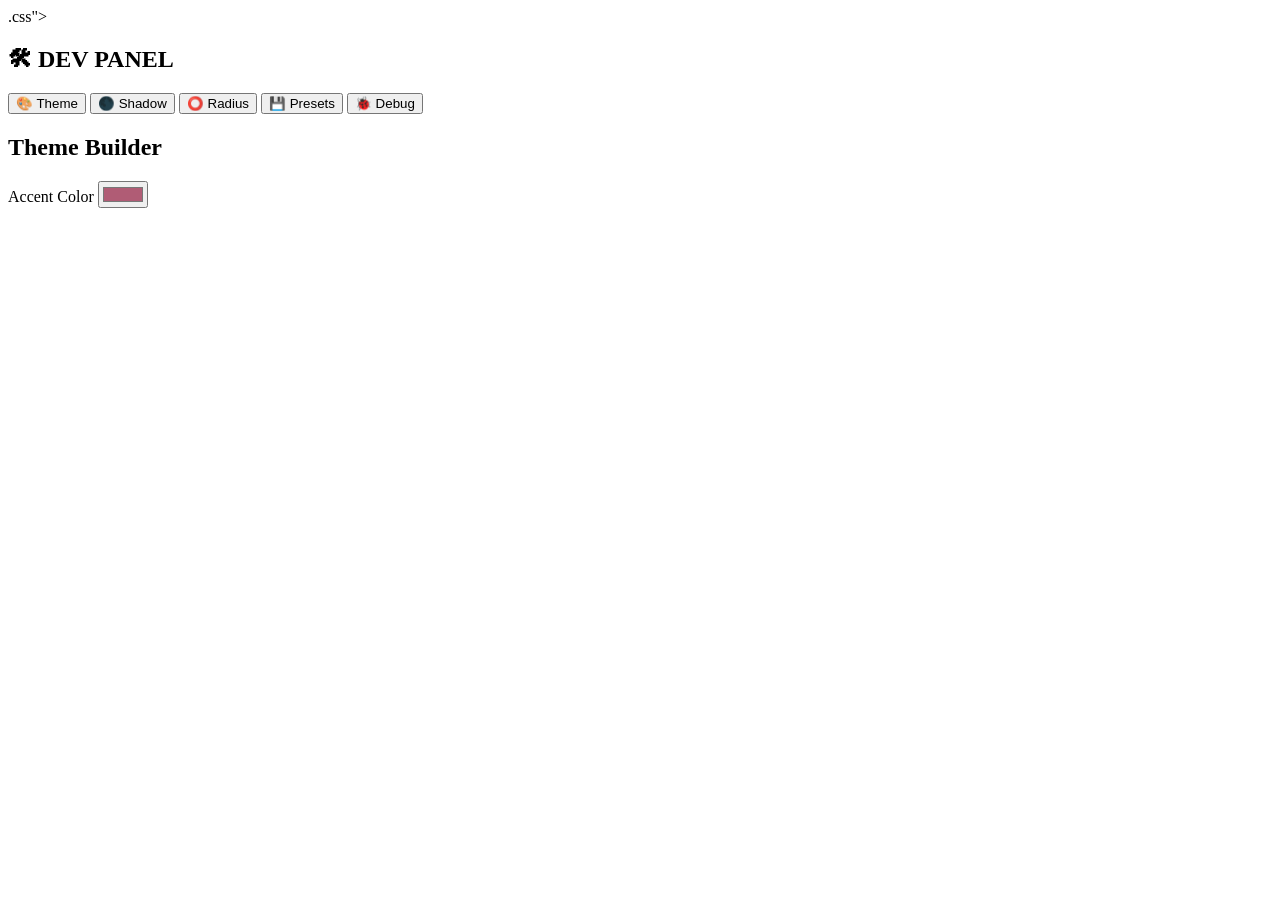
<file: dev.html>
<!DOCTYPE html>
<html lang="pl">

<head>

    <meta charset="UTF-8">

    <meta name="viewport"
          content="width=device-width, initial-scale=1.0">

    <title>Nail-Art CRM DEV</title>

    .css">

</head>

<body>

    <div class="dev-shell">

        <aside class="dev-sidebar">

            <h2>🛠 DEV PANEL</h2>

            <button onclick="showSection('theme')">
                🎨 Theme
            </button>

            <button onclick="showSection('shadow')">
                🌑 Shadow
            </button>

            <button onclick="showSection('radius')">
                ⭕ Radius
            </button>

            <button onclick="showSection('presets')">
                💾 Presets
            </button>

            <button onclick="showSection('debug')">
                🐞 Debug
            </button>

        </aside>

        <main class="dev-content">

            <section id="theme-section">

                <h1>Theme Builder</h1>

                <label>
                    Accent Color
                </label>

                <input
                    id="accentColor"
                    type="color"
                    value="#b05c75">

            </section>


            <section id="shadow-section"
                     style="display:none;">

                <h1>Shadow Settings</h1>

                <input
                    id="shadowOpacity"
                    type="range"
                    min="0"
                    max="0.5"
                    step="0.01"
                    value="0.05">

            </section>


            <section id="radius-section"
                     style="display:none;">

                <h1>Radius Settings</h1>

                <input
                    id="radiusValue"
                    type="range"
                    min="0"
                    max="40"
                    value="16">

            </section>


            <section id="presets-section"
                     style="display:none;">

                <h1>Presets</h1>

                <button onclick="loadPreset('premium')">

                    Premium

                </button>

                <button onclick="loadPreset('minimal')">

                    Minimal

                </button>

                <button onclick="loadPreset('glass')">

                    Glass

                </button>

            </section>


            <section id="debug-section"
                     style="display:none;">

                <h1>Debug</h1>

                <pre id="debug-output">

System Ready

                </pre>

            </section>

        </main>

    </div>

    <script src="app-dev.js"></script>

</body>

</html>
</file>
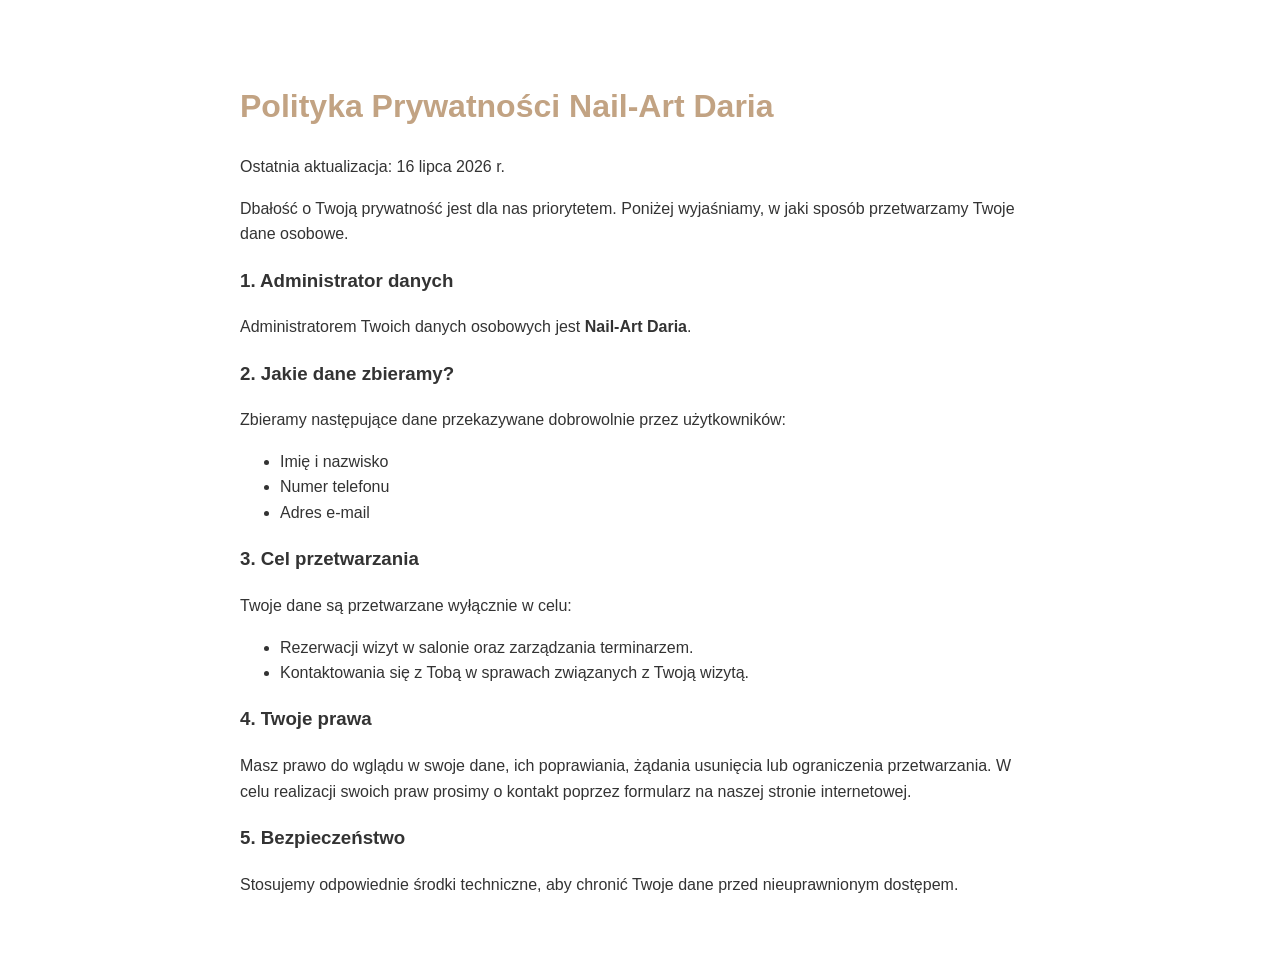
<file: polityka-prywatnosci.html>
<!DOCTYPE html>
<html lang="pl">
<head>
    <meta charset="UTF-8">
    <title>Polityka Prywatności - Nail-Art Daria</title>
    <style>
        body { font-family: sans-serif; line-height: 1.6; max-width: 800px; margin: 40px auto; padding: 20px; color: #333; }
        h1 { color: #c2a383; }
    </style>
</head>
<body>
    <h1>Polityka Prywatności Nail-Art Daria</h1>
    <p>Ostatnia aktualizacja: 16 lipca 2026 r.</p>
    
    <p>Dbałość o Twoją prywatność jest dla nas priorytetem. Poniżej wyjaśniamy, w jaki sposób przetwarzamy Twoje dane osobowe.</p>

    <h3>1. Administrator danych</h3>
    <p>Administratorem Twoich danych osobowych jest <strong>Nail-Art Daria</strong>.</p>

    <h3>2. Jakie dane zbieramy?</h3>
    <p>Zbieramy następujące dane przekazywane dobrowolnie przez użytkowników:</p>
    <ul>
        <li>Imię i nazwisko</li>
        <li>Numer telefonu</li>
        <li>Adres e-mail</li>
    </ul>

    <h3>3. Cel przetwarzania</h3>
    <p>Twoje dane są przetwarzane wyłącznie w celu:</p>
    <ul>
        <li>Rezerwacji wizyt w salonie oraz zarządzania terminarzem.</li>
        <li>Kontaktowania się z Tobą w sprawach związanych z Twoją wizytą.</li>
    </ul>

    <h3>4. Twoje prawa</h3>
    <p>Masz prawo do wglądu w swoje dane, ich poprawiania, żądania usunięcia lub ograniczenia przetwarzania. W celu realizacji swoich praw prosimy o kontakt poprzez formularz na naszej stronie internetowej.</p>

    <h3>5. Bezpieczeństwo</h3>
    <p>Stosujemy odpowiednie środki techniczne, aby chronić Twoje dane przed nieuprawnionym dostępem.</p>
</body>
</html>
</file>
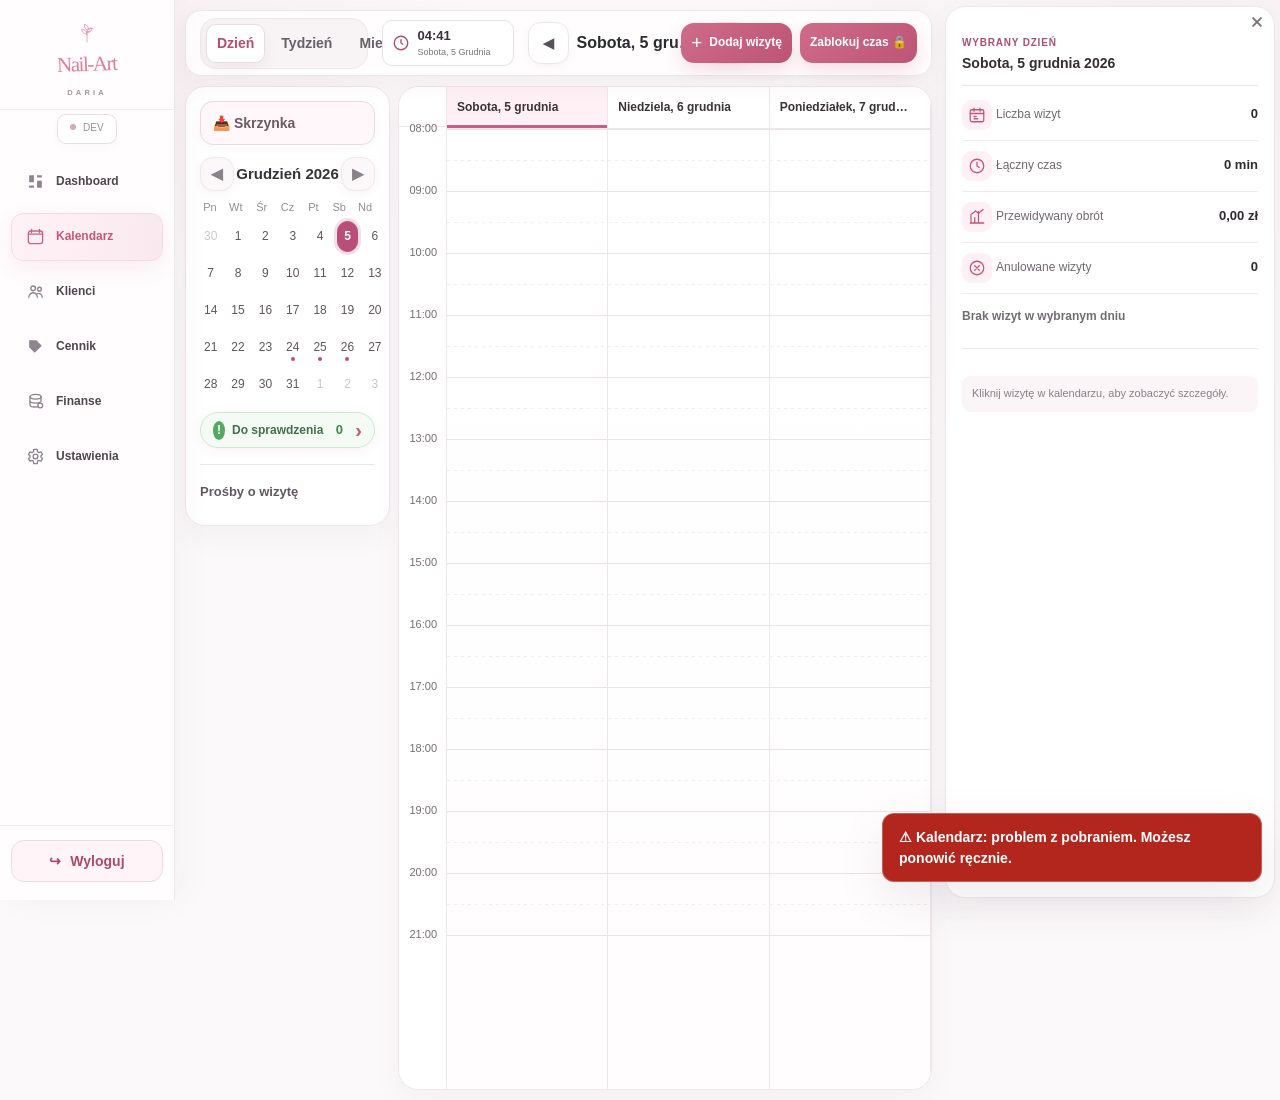
<file: admin/admin.html>
<!DOCTYPE html>
<html lang="pl">

<head>

    <meta charset="UTF-8">

    <meta name="viewport"
          content="width=device-width, initial-scale=1.0">

    <title>Nail-Art Daria CRM V2</title>
<link rel="icon" type="image/svg+xml" href="/Uslugikosmetyczni/favicon.svg">
<!-- MODULY CSS ADMIN: kolejnosc zachowuje dotychczasowa kaskade -->
<link rel="stylesheet" href="CSS/styleadmin-base.css">
<link rel="stylesheet" href="CSS/styleadmin-components.css">
<link rel="stylesheet" href="CSS/styleadmin-calendar.css">
<link rel="stylesheet" href="CSS/styleadmin-overrides.css?v=30.34">
<link rel="stylesheet" href="CSS/styleadmin-cennik-premium.css?v=30.13">
<link rel="stylesheet" href="CSS/styleadmin-finance-booksy.css?v=30.35">

</head>

<body>

    <!-- ===================================================== -->
    <!-- DOSTĘP OTWARTY: LOGOWANIE TYMCZASOWO WYŁĄCZONE -->
    <!-- ===================================================== -->
    <div id="login-modal" class="modal-overlay" style="display:none;" aria-hidden="true"></div>


    <!-- ===================================================== -->
    <!-- CRM -->
    <!-- ===================================================== -->

    <div id="admin-panel-wrapper"
         class="crm-shell"
         style="display:flex;">

        <!-- SIDEBAR -->

        <aside class="sidebar">

            <div class="sidebar-header crm-premium-brand">
                <svg class="crm-brand-flower" viewBox="0 0 48 48" aria-hidden="true">
                    <path d="M24 42V18"/>
                    <path d="M24 27c-6-1-10-5-11-10 6 0 10 3 11 8"/>
                    <path d="M24 24c5-1 9-4 10-9-5 0-9 2-10 7"/>
                    <path d="M24 18c-4-2-6-6-5-11 5 1 8 4 8 9"/>
                    <path d="M24 17c3-3 7-4 11-2-2 4-5 6-9 6"/>
                </svg>
                <h2><span>Nail-Art</span></h2>
                <p>DARIA</p>
            </div>
 <div style="margin-top: 15px; text-align: center;">
            <a href="dev/dev.html" style="
                display: inline-block;
                color: var(--text-muted, #777);
                font-size: 12px;
                text-decoration: none;
                border: 1px dashed var(--accent-color, #c2a383);
                padding: 6px 12px;
                border-radius: 4px;
                transition: all 0.2s ease;
            " onmouseover="this.style.background='#f0e6dc'; this.style.color='var(--text-main, #333)'" 
               onmouseout="this.style.background='transparent'; this.style.color='var(--text-muted, #777)'">
                <span class="crm-dev-dot" aria-hidden="true"></span> DEV
            </a>
        </div>
            <nav class="sidebar-nav">

                <button class="nav-btn"
                        onclick="switchTab('dashboard')">
                    <span class="crm-nav-icon"><svg viewBox="0 0 24 24" aria-hidden="true"><path d="M4 13h6V4H4v9Zm10 7h6v-9h-6v9ZM4 20h6v-3H4v3Zm10-13h6V4h-6v3Z"/></svg></span>
                    <span class="crm-nav-label">Dashboard</span>
                </button>

                <button class="nav-btn active"
                        onclick="switchTab('kalendarz')">
                    <span class="crm-nav-icon"><svg viewBox="0 0 24 24" aria-hidden="true"><rect x="3" y="5" width="18" height="16" rx="3"/><path d="M7 3v4M17 3v4M3 9h18"/></svg></span>
                    <span class="crm-nav-label">Kalendarz</span>
                </button>

                <button class="nav-btn"
                        onclick="switchTab('klienci')">
                    <span class="crm-nav-icon"><svg viewBox="0 0 24 24" aria-hidden="true"><circle cx="9" cy="8" r="3"/><circle cx="17" cy="9" r="2.4"/><path d="M3.5 19c.8-3.6 2.7-5.4 5.5-5.4s4.7 1.8 5.5 5.4M14.5 14.6c3.5-.7 5.4.8 6 4.4"/></svg></span>
                    <span class="crm-nav-label">Klienci</span>
                </button>

                <button class="nav-btn"
                        onclick="switchTab('cennik')">
                    <span class="crm-nav-icon"><svg viewBox="0 0 24 24" aria-hidden="true"><path d="M4 4h9l7 7-9 9-7-7V4Z"/><circle cx="9" cy="9" r="1.4"/></svg></span>
                    <span class="crm-nav-label">Cennik</span>
                </button>

                <button class="nav-btn"
                        onclick="switchTab('finanse')">
                    <span class="crm-nav-icon"><svg viewBox="0 0 24 24" aria-hidden="true"><ellipse cx="12" cy="6" rx="7" ry="3"/><path d="M5 6v5c0 1.7 3.1 3 7 3s7-1.3 7-3V6M5 11v5c0 1.7 3.1 3 7 3 1.2 0 2.3-.1 3.3-.4"/><circle cx="18" cy="17" r="3"/></svg></span>
                    <span class="crm-nav-label">Finanse</span>
                </button>

                <button class="nav-btn"
                        onclick="switchTab('ustawienia')">
                    <span class="crm-nav-icon"><svg viewBox="0 0 24 24" aria-hidden="true"><circle cx="12" cy="12" r="3"/><path d="M19 12a7 7 0 0 0-.1-1l2-1.5-2-3.4-2.5 1a8 8 0 0 0-1.8-1L14.2 3h-4.4l-.4 3.1a8 8 0 0 0-1.8 1l-2.5-1-2 3.4L5.1 11a7 7 0 0 0 0 2l-2 1.5 2 3.4 2.5-1a8 8 0 0 0 1.8 1l.4 3.1h4.4l.4-3.1a8 8 0 0 0 1.8-1l2.5 1 2-3.4-2-1.5c.1-.3.1-.7.1-1Z"/></svg></span>
                    <span class="crm-nav-label">Ustawienia</span>
                </button>

            </nav>

            <div class="sidebar-footer">

                <button class="btn-danger"
                        onclick="logout()">

                    <span class="crm-logout-symbol" aria-hidden="true">↪</span> Wyloguj

                </button>

            </div>

        </aside>


        <!-- ================================================= -->
        <!-- MAIN -->
        <!-- ================================================= -->

        <main class="main-content">

            <!-- DASHBOARD -->

            <section id="tab-dashboard" class="tab-page" style="display:none;">
                <div class="page-header"><div><h1>Dashboard</h1><p style="margin:4px 0 0;color:var(--crm-text-soft);font-size:11px;">Skrót bieżącego miesiąca. Pełne rozliczenie znajduje się w Finanse.</p></div><button type="button" class="btn-secondary" onclick="switchTab('finanse')">Otwórz Finanse →</button></div>
                <div class="dashboard-grid">
                    <div class="dashboard-card"><h3>📅 Wizyty dziś</h3><span id="dashboard-today-visits">0</span></div>
                    <div class="dashboard-card"><h3>💰 Przychód dziś</h3><span id="dashboard-today-income">0 zł</span></div>
                    <div class="dashboard-card"><h3>📈 Przychód miesiąca</h3><span id="dashboard-month-income">0 zł</span></div>
                    <div class="dashboard-card"><h3 id="dashboard-booksy-label">Booksy — Daria</h3><span id="dashboard-booksy-income">0 zł</span></div>
                    <div class="dashboard-card"><h3>DOM — miesiąc</h3><span id="dashboard-dom-income">0 zł</span></div>
                    <div class="dashboard-card"><h3 id="dashboard-main-earnings-label">Zarobek Daria Strelnikova — miesiąc</h3><span id="dashboard-main-earnings">0 zł</span></div>
                    <div class="dashboard-card"><h3>⏱ Płatny czas Booksy</h3><span id="dashboard-main-hours">0 h</span></div>
                    <div class="dashboard-card"><h3>👥 Klienci</h3><span id="dashboard-total-clients">0</span></div>
                </div>
            </section>

            <!-- KALENDARZ -->

            <section id="tab-kalendarz"
                     class="tab-page">

                <div class="calendar-layout-header">

                    <div class="calendar-view-toggle">

                        <button id="view-day-btn"
                                class="btn-toggle active"
                                onclick="setCalendarView('day')">

                            Dzień

                        </button>

                        <button id="view-week-btn"
                                class="btn-toggle"
                                onclick="setCalendarView('week')">

                            Tydzień

                        </button>

                        <button id="view-month-btn"
                                class="btn-toggle"
                                onclick="setCalendarView('month')">

                            Miesiąc

                        </button>

                    </div>

                    <div class="calendar-date-scroller">

                        <button class="btn-secondary"
                                onclick="changeSelectedDate(-1)">

                            ◀

                        </button>

                        <h3 id="calendar-current-date-title">

                            Dziś

                        </h3>

                        <button class="btn-secondary"
                                onclick="changeSelectedDate(1)">

                            ▶

                        </button>

                    </div>

                    <div>

                        <button class="btn-primary crm-add-appointment-btn"
                                onclick="openCreateModal()">
                            <span class="crm-add-appointment-plus" aria-hidden="true">+</span>
                            Dodaj wizytę
                        </button>

                      <button id="openBlockTimeBtn"
        class="btn-primary"
        onclick="openBlockTimeModal()">
    Zablokuj czas 🔒
</button>

                    </div>

                </div>


                <div class="calendar-three-columns">

                    <div class="calendar-sidebar">

                        <div class="mini-month-header">

                            <button onclick="changeMiniMonth(-1)">

                                ◀

                            </button>

                            <span id="mini-month-title">

                            </span>

                            <button onclick="changeMiniMonth(1)">

                                ▶

                            </button>

                        </div>

                        <div class="mini-month-weekdays">

                            <div>Pn</div>
                            <div>Wt</div>
                            <div>Śr</div>
                            <div>Cz</div>
                            <div>Pt</div>
                            <div>Sb</div>
                            <div>Nd</div>

                        </div>

                        <div id="mini-month-days-grid"
                             class="mini-month-days-grid">
                        </div>

                    </div>

                    <div class="calendar-main-schedule">

                        <div id="booksy-grid">

                        </div>

                    </div>

                    <aside id="crmCalendarInsights" class="crm-calendar-insights" aria-live="polite">
                        <div class="crm-insights-header">
                            <div>
                                <span id="crmInsightsEyebrow">Podsumowanie dnia</span>
                                <h3 id="crmInsightsTitle">Wybrany dzień</h3>
                            </div>
                        </div>
                        <div id="crmInsightsMetrics" class="crm-insights-metrics"></div>
                        <div id="crmInsightsNext" class="crm-insights-next"></div>
                        <div class="crm-insights-actions">
                            <button type="button" class="btn-primary" onclick="openCreateModal()">＋ Dodaj wizytę</button>
                            <p>Kliknij wizytę w kalendarzu, aby zobaczyć szczegóły.</p>
                        </div>
                    </aside>

                </div>

            </section>


            <!-- KLIENCI -->

            <section id="tab-klienci"
                     class="tab-page"
                     style="display:none;">

                <div class="page-header">

                    <h1>Klienci</h1>

                    <button id="addClientBtn"
        class="btn-primary"
        onclick="openAddClientModal()">
    ➕ Dodaj klienta
</button>

                </div>

                <table class="admin-table">

                    <thead>

                        <tr>

                            <th>Imię</th>

                            <th>Telefon</th>

                            <th>Wizyty</th>

                            <th>Odwołane</th>

                            <th>Ostatnia wizyta</th>

                            <th>Akcje</th>

                        </tr>

                    </thead>

                    <tbody id="clientsTableBody">

                    </tbody>

                </table>

            </section>


            <!-- CENNIK -->

            <section id="tab-cennik"
                     class="tab-page"
                     style="display:none;">

                <div class="page-header">

                    <h1>Cennik</h1>

                    <div>

                        <button class="btn-primary" onclick="openAddServiceModal()">
    ➕ Usługa DOM
</button>

<button class="btn-secondary" onclick="openCategoryModal()">
    🏷️ Kategorie DOM
</button>
                        <button class="btn-secondary" onclick="saveDraftsToCloud()">
    💾 Zapisz DOM
</button>

<button class="btn-primary" onclick="publishDrafts()">
    🚀 Publikuj DOM
</button>
                    </div>

                </div>

                <div class="crm-admin-price-groups-v28">
                    <details id="crmAdminDomPriceGroupV28" class="crm-admin-price-group-v28">
                        <summary>
                            <span><strong>Cennik DOM</strong><small>Usługi wykonywane prywatnie / w domu</small></span>
                            <b id="crmAdminDomPriceCountV28">16 usług</b>
                        </summary>
                        <div class="crm-admin-price-group-body-v28">
                            <table class="admin-table">
                                <thead><tr><th>Kategoria</th><th>Usługa</th><th>Cena</th><th>Czas</th><th>Status</th><th>Akcje</th></tr></thead>
                                <tbody id="adminServicesTableBody"></tbody>
                            </table>
                        </div>
                    </details>

                    <details id="crmAdminBooksyPriceGroupV28" class="crm-admin-price-group-v28">
                        <summary>
                            <span><strong>Cennik Booksy</strong><small>Oddzielny edytor Booksy — bez połączenia z Cennikiem DOM</small></span>
                            <b id="crmAdminBooksyPriceCountV28">90 usług</b>
                        </summary>
                        <div id="crmAdminBooksyPriceListV28" class="crm-admin-price-group-body-v28"></div>
                    </details>
                </div>

                <style>
                    .crm-admin-price-groups-v28{display:grid;gap:14px;margin-top:14px}
                    .crm-admin-price-group-v28{border:1px solid #eadfe3;border-radius:16px;background:#fff;box-shadow:0 8px 22px rgba(98,64,77,.05);overflow:hidden}
                    .crm-admin-price-group-v28>summary{list-style:none;cursor:pointer;display:flex;align-items:center;justify-content:space-between;gap:16px;padding:16px 18px;background:linear-gradient(90deg,#fff,#fff8fa);user-select:none}
                    .crm-admin-price-group-v28>summary::-webkit-details-marker{display:none}
                    .crm-admin-price-group-v28>summary span{display:grid;gap:3px}
                    .crm-admin-price-group-v28>summary strong{font-family:Georgia,serif;font-size:20px;color:#251821}
                    .crm-admin-price-group-v28>summary small{font-size:11px;color:#8c7d84;font-weight:500}
                    .crm-admin-price-group-v28>summary b{font-size:11px;color:#b05c75;background:#fff0f4;border:1px solid #f2d7df;border-radius:999px;padding:6px 9px;white-space:nowrap}
                    .crm-admin-price-group-v28>summary:after{content:'⌄';font-size:18px;color:#b05c75;margin-left:4px}
                    .crm-admin-price-group-v28[open]>summary:after{content:'⌃'}
                    .crm-admin-price-group-body-v28{padding:0 10px 12px;overflow:auto}
                    .crm-booksy-category-v28{border:1px solid #efe5e8;border-radius:12px;margin:10px 0;background:#fff}
                    .crm-booksy-category-v28>summary{list-style:none;cursor:pointer;display:flex;justify-content:space-between;gap:12px;padding:12px 14px;background:#fffafb}
                    .crm-booksy-category-v28>summary::-webkit-details-marker{display:none}
                    .crm-booksy-category-v28>summary strong{font-size:14px}
                    .crm-booksy-category-v28>summary span{font-size:11px;color:#9a8991}
                    .crm-booksy-table-v28{width:100%;border-collapse:collapse;font-size:11px}
                    .crm-booksy-table-v28 th,.crm-booksy-table-v28 td{padding:9px 10px;border-top:1px solid #f1eaed;text-align:left;vertical-align:top}
                    .crm-booksy-table-v28 th{font-size:9px;text-transform:uppercase;color:#8a737d;letter-spacing:.04em;background:#fffdfd}
                    .crm-booksy-table-v28 td:nth-child(2),.crm-booksy-table-v28 td:nth-child(3){white-space:nowrap}
                    @media(max-width:900px){.crm-admin-price-group-v28>summary{padding:13px}.crm-booksy-table-v28{min-width:560px}}
                </style>

            </section>


            <!-- FINANSE / STATYSTYKA V30.27 -->
            <section id="tab-finanse" class="tab-page" style="display:none;">
                <div class="crm-finance-shell-v3026">
                    <div class="crm-finance-title-v3026">
                        <div>
                            <h1>Finanse i statystyka</h1>
                            <p>Finance jest głównym raportem. Dashboard pokazuje tylko jego skrót. DOM i Booksy pozostają rozdzielone.</p>
                        </div>
                        <div class="crm-finance-mode-tabs-v3026" role="tablist" aria-label="Widok finansów">
                            <button type="button" data-finance-mode-v3026="statystyka" onclick="crmFinanceModeV3026('statystyka')">Statystyka</button>
                            <button type="button" class="active" data-finance-mode-v3026="finanse" onclick="crmFinanceModeV3026('finanse')">Finanse</button>
                        </div>
                    </div>

                    <div class="crm-finance-toolbar-v3026">
                        <label>Okres
                            <select id="finance-preset-v3026">
                                <option value="MONTH">Ten miesiąc</option>
                                <option value="PREV_MONTH">Poprzedni miesiąc</option>
                                <option value="7D">Ostatnie 7 dni</option>
                                <option value="30D">Ostatnie 30 dni</option>
                                <option value="YEAR">Ten rok</option>
                                <option value="CUSTOM">Własny zakres</option>
                            </select>
                        </label>
                        <label>Od<input id="finance-from-v3026" type="date"></label>
                        <label>Do<input id="finance-to-v3026" type="date"></label>
                        <label>Źródło
                            <select id="finance-source-v3026">
                                <option value="ALL">Wszystko</option>
                                <option value="BOOKSY">Booksy</option>
                                <option value="DOM">DOM / Kalendarz</option>
                                <option value="ONLINE">Online</option>
                                <option value="INNE">Inne</option>
                            </select>
                        </label>
                        <label>Pracownik Booksy
                            <select id="finance-staff-v3026"><option value="">Daria Strelnikova</option></select>
                        </label>
                        <button id="finance-refresh-v3026" type="button" class="btn-secondary" onclick="crmFinanceLoadV3026(true)">Odśwież</button>
                        <span id="finance-status-v3026"></span>
                    </div>

                    <button id="finance-quality-v3026" class="crm-finance-quality-v3026" type="button" onclick="crmFinanceOpenUnresolvedV3026()">
                        <strong>Ładowanie jakości danych…</strong><span></span><b>›</b>
                    </button>

                    <div data-finance-panel-v3026="statystyka" hidden>
                        <div class="crm-finance-kpis-v3026">
                            <div class="crm-finance-kpi-v3026"><span>Przychód okresu</span><strong id="finance-total-v3026">0 zł</strong><small id="finance-total-v3026-sub"></small></div>
                            <div class="crm-finance-kpi-v3026"><span>Terminy do dziś</span><strong id="finance-realized-v3026">0 zł</strong><small id="finance-realized-v3026-sub"></small></div>
                            <div class="crm-finance-kpi-v3026"><span>Przyszłe terminy</span><strong id="finance-planned-v3026">0 zł</strong><small id="finance-planned-v3026-sub"></small></div>
                            <div class="crm-finance-kpi-v3026"><span>Średnia wizyta</span><strong id="finance-average-v3026">0 zł</strong><small id="finance-average-v3026-sub"></small></div>
                            <div class="crm-finance-kpi-v3026"><span>Klienci</span><strong id="finance-clients-v3026">0</strong><small id="finance-clients-v3026-sub"></small></div>
                            <div class="crm-finance-kpi-v3026 is-clickable" onclick="crmFinanceOpenUnresolvedV3026()"><span>Do uzupełnienia</span><strong id="finance-unresolved-v3026">0</strong><small id="finance-unresolved-v3026-sub">kliknij, aby zobaczyć</small></div>
                        </div>
                        <div class="crm-finance-grid-v3026">
                            <section class="crm-finance-panel-v3026"><h2>Źródła przychodu</h2><p>Wszystko = DOM + Booksy + pozostałe źródła, ale źródła nigdy nie są mieszane w danych.</p><div id="finance-by-source-v3026"></div></section>
                            <section class="crm-finance-panel-v3026"><h2>Trend</h2><p>Przychód i liczba wizyt według miesiąca.</p><div id="finance-trend-v3026"></div></section>
                            <section class="crm-finance-panel-v3026"><details class="crm-finance-services-details-v3035"><summary><span><strong>Usługi</strong><small>Wielousługowa wizyta liczona jest po pozycjach.</small></span></summary><div class="crm-finance-services-body-v3035"><div id="finance-by-service-v3026"></div></div></details></section>
                            <section class="crm-finance-panel-v3026"><h2>Pracownicy</h2><p>Wybór pracownika pozostaje dostępny; domyślnie raport otwiera Darię.</p><div id="finance-by-staff-v3026"></div></section>
                            <section class="crm-finance-panel-v3026 crm-finance-span-v3026"><h2>Operacje Booksy</h2><p>Zmiany, przeniesienia i anulowania wraz z operatorem zapisanym w historii.</p><div id="finance-booksy-ops-v3026"></div></section>
                        </div>
                    </div>

                    <div data-finance-panel-v3026="finanse">
                        <div class="crm-finance-kpis-v3026 crm-finance-payroll-kpis-v3026">
                            <div class="crm-finance-kpi-v3026"><span>Przychód okresu</span><strong id="finance-f-revenue-v3026">0 zł</strong><small id="finance-f-revenue-v3026-sub"></small></div>
                            <div class="crm-finance-kpi-v3026 accent"><span>Zarobek pracownika</span><strong id="finance-f-earnings-v3026">0 zł</strong><small id="finance-f-earnings-v3026-sub">Daria Strelnikova</small></div>
                            <div class="crm-finance-kpi-v3026"><span>% od usług</span><strong id="finance-f-commission-v3026">0 zł</strong><small id="finance-f-commission-v3026-sub"></small></div>
                            <div class="crm-finance-kpi-v3026"><span>Za czas</span><strong id="finance-f-hourly-v3026">0 zł</strong><small id="finance-f-hourly-v3026-sub"></small></div>
                            <div class="crm-finance-kpi-v3026"><span>Płatny czas</span><strong id="finance-f-paidtime-v3026">0 h</strong><small id="finance-f-paidtime-v3026-sub"></small></div>
                            <div class="crm-finance-kpi-v3026"><span>Efektywna stawka</span><strong id="finance-f-rate-v3026">0 zł/h</strong><small id="finance-f-rate-v3026-sub"></small></div>
                        </div>

                        <div class="crm-finance-grid-v3026">
                            <section class="crm-finance-panel-v3026"><h2>Rozliczenie minimalnego obrotu</h2><p>Pokazuje dokładnie obrót, próg, bazę do procentu i naliczony procent.</p><div id="finance-threshold-v3026"></div></section>
                            <section class="crm-finance-panel-v3026"><h2>Czas pracy Booksy</h2><p>Zabiegi + płatne i niepłatne przerwy. Do 30 min domyślnie płatne zgodnie z aktualną konfiguracją.</p><div id="finance-time-v3026"></div></section>
                            <section class="crm-finance-panel-v3026"><h2>DOM — czas i efektywność</h2><p>Czas DOM nie jest wynagrodzeniem godzinowym, ale wchodzi do statystyki efektywności.</p><div id="finance-dom-time-v3026"></div></section>
                            <section class="crm-finance-panel-v3026"><h2>Do dziś / przyszłe</h2><p>Rozdzielenie naliczonego i planowanego zarobku pracownika.</p><div id="finance-payroll-period-v3026"></div></section>
                            <section class="crm-finance-panel-v3026 crm-finance-span-v3026"><h2>Wizyty Booksy i płatny czas</h2><p>Kliknij wizytę, aby zobaczyć procent, stawkę i składniki wynagrodzenia. Przerwy można rozstrzygać bez zaśmiecania głównego raportu.</p><div id="finance-booksy-timeline-v3026"></div></section>
                        </div>
                    </div>
                    <p id="finance-note-v3026" class="crm-finance-note-v3026"></p>
                </div>

                <div id="finance-unresolved-modal-v3026" class="crm-finance-modal-v3026" hidden>
                    <div class="crm-finance-modal-card-v3026" role="dialog" aria-modal="true" aria-labelledby="finance-unresolved-title-v3026">
                        <div class="crm-finance-modal-head-v3026"><div><h2 id="finance-unresolved-title-v3026">Wizyty niewliczone</h2><p>Lista pokazuje konkretną wizytę i dokładny powód.</p></div><button type="button" onclick="crmFinanceCloseUnresolvedV3026()">×</button></div>
                        <div id="finance-unresolved-list-v3026"></div>
                    </div>
                </div>
            </section>

            <!-- USTAWIENIA -->

            <section id="tab-ustawienia"
                     class="tab-page"
                     style="display:none;">

                <h1>Ustawienia</h1>

                <form id="settingsForm">

                    <div class="form-group">

                        <label>
                            Początek pracy
                        </label>

                        <input id="work_start_hour"
                               type="text">

                    </div>

                    <div class="form-group">

                        <label>
                            Koniec pracy
                        </label>

                        <input id="work_end_hour"
                               type="text">

                    </div>
                    <!-- ROZSZERZONE USTAWIENIA REZERWACJI -->
                    <div class="form-group">
                        <label>Bufor rezerwacji (godziny)</label>
                        <input id="buffer_hours" type="number" min="0" step="1">
                    </div>
                    <div class="form-group">
                        <label for="slot_interval_minutes">Interwał slotów (minuty)</label>
                        <input id="slot_interval_minutes" type="number" min="5" max="240" step="5" value="45">
                    </div>
                    <div class="form-group">
                        <label for="start_offset_minutes">Przesunięcie początku slotów (minuty)</label>
                        <input id="start_offset_minutes" type="number" min="0" max="240" step="5" value="0">
                    </div>
                    <div class="form-group">
                        <label for="cleanup_buffer_minutes">Bufor na sprzątanie po wizycie (minuty)</label>
                        <input id="cleanup_buffer_minutes" type="number" min="0" max="240" step="5" value="0">
                    </div>
                    <!-- KONIEC ROZSZERZONYCH USTAWIEŃ REZERWACJI -->

                    <button id="saveSettingsBtn"
                            class="btn-primary"
                            type="button"
                            onclick="saveSettings()">

                        Zapisz ustawienia

                    </button>

                </form>
                <section id="crm-booksy-settings-v3026" class="crm-booksy-settings-v3026">
                    <div class="crm-booksy-settings-head-v3026">
                        <div><h2>Ustawienia Booksy</h2><p>Personel i rozliczenia Finance. Daria jest domyślnym pracownikiem głównym, ale wybór pozostałych zostaje.</p></div>
                        <span id="booksy-settings-status-v3026">Nie załadowano</span>
                    </div>
                    <div class="crm-booksy-tabs-v3026">
                        <button type="button" class="active" data-booksy-settings-tab-v3026="personel" onclick="crmBooksySettingsTabV3026('personel')">Personel</button>
                        <button type="button" data-booksy-settings-tab-v3026="finanse" onclick="crmBooksySettingsTabV3026('finanse')">Finanse i rozliczenia</button>
                    </div>

                    <div data-booksy-settings-panel-v3026="personel">
                        <div class="crm-booksy-panel-head-v3026"><h3>Personel Booksy</h3><div><span id="booksy-staff-count-v3026"></span> <button type="button" class="btn-secondary" onclick="crmAddBooksyStaffV3026()">+ Dodaj osobę</button></div></div>
                        <div class="crm-booksy-main-staff-v3026">Pracownik główny raportu: <strong id="booksy-main-staff-v3026">Daria Strelnikova</strong></div>
                        <div id="booksy-staff-list-v3026"><div class="crm-finance-empty-v3026">Otwórz Ustawienia, aby pobrać personel.</div></div>
                    </div>

                    <div data-booksy-settings-panel-v3026="finanse" hidden>
                        <div class="crm-booksy-finance-head-v3026">
                            <div><h3>Ustawienia rozliczenia</h3><p>Zmiana tworzy wersję historyczną. Stary miesiąc nie zostanie przeliczony nową stawką.</p></div>
                            <label>Pracownik<select id="booksy-fin-staff-v3026" onchange="crmLoadBooksyFinanceSettingsV3026(true)"></select></label>
                        </div>
                        <div class="crm-booksy-finance-grid-v3026">
                            <label><span>Stawka godzinowa (zł/h)</span><input id="booksy-fin-hourly-v3026" type="number" min="0" step="0.01"></label>
                            <label><span>Domyślny procent od usługi (%)</span><input id="booksy-fin-percent-v3026" type="number" min="0" max="100" step="0.01"></label>
                            <label><span>Minimalny obrót / kwota minimalna (zł)</span><input id="booksy-fin-threshold-v3026" type="number" min="0" step="1"></label>
                            <label class="crm-booksy-switch-v3026"><span>Uwzględniaj minimalny obrót</span><input id="booksy-fin-threshold-enabled-v3026" type="checkbox"></label>
                            <label><span>Przerwa DOM do statystyki (min)</span><input id="booksy-fin-dom-break-v3026" type="number" min="0" step="1"></label>
                            <label><span>Booksy: automatycznie płatna przerwa do (min)</span><input id="booksy-fin-auto-gap-v3026" type="number" min="0" step="1"></label>
                            <label><span>Booksy: przerwa do decyzji maks. (min)</span><input id="booksy-fin-review-gap-v3026" type="number" min="0" step="1"></label>
                            <label><span>Booksy: płatny czas przed pierwszą wizytą (min)</span><input id="booksy-fin-first-buffer-v3026" type="number" min="0" max="180" step="1"></label>
                            <label><span>Booksy: płatny czas po ostatniej wizycie (min)</span><input id="booksy-fin-last-buffer-v3026" type="number" min="0" max="180" step="1"></label>
                            <label><span>Nowe ustawienia obowiązują od</span><input id="booksy-fin-effective-v3026" type="date"></label>
                        </div>
                        <div class="crm-booksy-rule-info-v3026">
                            <strong>Reguła czasu Booksy:</strong> przerwa do ustawionego limitu (domyślnie 30 min) jest automatycznie płatna. Dodatkowo domyślnie płatne jest 30 min przed pierwszą oraz 30 min po ostatniej wizycie dnia. Czas przed/po można zmienić globalnie w ustawieniach i ręcznie dla konkretnego dnia w raporcie Finance. Dłuższa przerwa trafia do decyzji, a bardzo długą można dodać ręcznie jako płatny czas.
                        </div>
                        <div class="crm-booksy-rule-info-v3026">
                            <strong>Reguła minimalnego obrotu:</strong> do progu procent jest liczony od całego obrotu; po przekroczeniu progu pierwsza kwota progu nie bierze udziału w naliczaniu procentu, a procent liczony jest od nadwyżki. Regułę można wyłączyć.
                        </div>
                        <div class="crm-booksy-settings-actions-v3026"><button type="button" class="btn-primary" onclick="crmSaveBooksyFinanceSettingsV3026()">Zapisz ustawienia rozliczenia</button></div>

                        <details class="crm-booksy-service-percent-v3026" open>
                            <summary><strong>Procent od konkretnej usługi</strong><span>Domyślnie używany jest procent ogólny. Tutaj możesz ustawić wyjątek dla usługi.</span></summary>
                            <div class="crm-booksy-service-toolbar-v3026"><input id="booksy-service-search-v3026" type="search" placeholder="Szukaj usługi…" oninput="crmFilterServicePercentsV3026()"><button type="button" class="btn-secondary" onclick="crmSaveBooksyServicePercentsV3026()">Zapisz zmienione procenty</button></div>
                            <div id="booksy-service-percent-list-v3026"></div>
                        </details>
                    </div>
                </section>

                <details id="booking-requests-panel" style="margin-top:24px;"><summary><strong>Prośby o wizytę</strong></summary><div id="bookingRequestsList" style="margin-top:14px;"></div></details>

                <!-- CRM TESTS: CLEAN V1 -->
                <section id="crm-diagnostics-panel" style="width:100%;box-sizing:border-box;margin-top:35px;padding:24px;border:2px solid #c2a383;border-radius:12px;background:#fffaf6;">
                    <h2 style="margin-top:0;">🧪 Testy systemu</h2>
                    <p style="margin-bottom:8px;">
                        <strong>CRM Test Full 2.6.5</strong> — pełny test strony, paneli, szczegółów, danych i backendu CRM.
                    </p>
                    <p style="margin-top:0;">
                        <strong>CRM Test Light 8.4 — Kategorie + Booksy</strong> — szybki test kategorii formularza oraz bezpiecznego podglądu/edycji wizyt Booksy. Bez zapisu wizyt i bez zmian w kalendarzu.
                    </p>
                    <p style="margin-top:0;">
                        <strong>CRM Lite 8.5 — REPARSE review</strong> — diagnostyka bieżącej kolejki WIFE aktualnym parserem. Tylko odczyt; bez zapisu bazy i bez zmian w kalendarzu żony.
                    </p>
                    <p style="margin-top:0;">
                        <strong>CRM Lite 8.6 — Review fix</strong> — sprawdza poprawki parsera WIFE, rozdzielenie typów kolejki oraz żółto-bursztynowy kafelek „Do sprawdzenia”. Tylko odczyt.
                    </p>
                    <p style="margin-top:0;">
                        <strong>CRM Lite 8.7 — Reconcile preview</strong> — pokazuje dokładnie, co bezpieczna rekonsyliacja zmieni w starej kolejce. Preview jest READ ONLY; zastosowanie wymaga osobnego świadomego kliknięcia.
                    </p>

                    <div style="display:flex;flex-wrap:wrap;gap:10px;margin:20px 0;">
                        <button id="runCRMTestLightBtn" type="button" class="btn-secondary" onclick="runCRMTestLight()">⚡ CRM Lite 8.4 — Kategorie + Booksy</button>
                        <button id="runCRMReviewReparseBtn" type="button" class="btn-secondary" onclick="runCRMReviewReparseDiagnostic()">🔎 CRM Lite 8.5 — REPARSE review</button>
                        <button id="runCRMReviewFixBtn" type="button" class="btn-secondary" onclick="runCRMReviewParserFixV86()">🟨 CRM Lite 8.6 — Review fix</button>
                        <button id="runCRMReviewReconcilePreviewBtn" type="button" class="btn-secondary" onclick="runCRMReviewReconcilePreviewV87()">👁 CRM Lite 8.7 — Reconcile preview</button>
                        <button id="applyCRMReviewReconcileBtn" type="button" class="btn-secondary" onclick="applyCRMReviewReconcileV87()" disabled title="Najpierw uruchom preview 8.7">🧹 Zastosuj bezpieczny RECONCILE</button>
                        <button id="runCRMTestFullBtn" type="button" class="btn-primary" onclick="runCRMTestFull()">🧪 CRM Test Full 2.6.5</button>
                        <button id="copyCRMTestReportBtn" type="button" class="btn-secondary" onclick="copyCRMTestReport()">📋 Kopiuj raport</button>
                    </div>

                    <div id="crm-test-progress-wrapper" style="display:none;margin:20px 0;">
                        <div id="crm-test-progress-text" style="margin-bottom:8px;">Przygotowanie testu...</div>
                        <div style="width:100%;height:18px;border-radius:10px;background:#eadfd5;overflow:hidden;">
                            <div id="crm-test-progress-bar" style="width:0%;height:100%;background:#b05c75;transition:width 0.25s ease;"></div>
                        </div>
                    </div>

                    <div id="crm-test-summary" style="display:none;margin-top:20px;padding:16px;border-radius:8px;background:white;border:1px solid #ddd;"></div>

                    <details id="crm-test-report-details" style="margin-top:15px;">
                        <summary style="cursor:pointer;font-weight:bold;">Raport</summary>
                        <pre id="crm-test-report-output" style="margin-top:12px;padding:15px;max-height:450px;overflow:auto;white-space:pre-wrap;overflow-wrap:anywhere;background:#202124;color:#f1f3f4;border-radius:8px;font-size:12px;">Nie uruchomiono jeszcze testu.</pre>
                    </details>
                </section>
                <!-- KONIEC CRM TESTS: CLEAN V1 -->

            </section>

       </main>

</div>

<!-- TUTAJ WSTAWIAMY MODALE -->

<!-- MODAL: DODAJ / EDYTUJ WIZYTĘ -->
<div id="appointmentModal" class="modal-overlay" style="display:none;">
    <div class="modal-content">
        <div class="modal-header">
            <h4 id="modalTitleAppointment">
                Utwórz nową wizytę
            </h4>

            <button class="modal-close" onclick="closeCreateAppointmentModal()">
                &times;
            </button>
        </div>

        <div class="form-group">
            <label>
                Imię i nazwisko klienta:
            </label>

            <input type="text"
                   id="appointmentName"
                   list="appointmentClientNameList"
                   oninput="handleAppointmentNameInput()"
                   autocomplete="new-password"
                   placeholder="Wpisz imię klienta">

            <datalist id="appointmentClientNameList"></datalist>
        </div>

        <div class="form-group">
            <label>
                Telefon:
            </label>

            <input type="text"
                   id="appointmentPhone"
                   list="appointmentClientPhoneList"
                   oninput="handleAppointmentPhoneInput()"
                   autocomplete="new-password"
                   placeholder="Wpisz numer telefonu">

            <datalist id="appointmentClientPhoneList"></datalist>
        </div>

        <div class="form-group">
            <label for="appointmentServiceCategory">
                Kategoria usługi:
            </label>

            <select id="appointmentServiceCategory"
                    onchange="handleAppointmentServiceCategoryChange()">
                <option value="">Wybierz kategorię</option>
            </select>
        </div>

        <div class="form-group">
            <label for="appointmentService">
                Usługa / Zabieg:
            </label>

            <select id="appointmentService"
                    onchange="handleAppointmentServiceInput()"
                    disabled>
                <option value="">Najpierw wybierz kategorię</option>
            </select>
        </div>

        <div class="form-group">
            <label>
                Czas trwania (min):
            </label>

            <input type="number"
                   id="appointmentDuration"
                   value="45">
        </div>

        <div class="form-group">
            <label>
                Data i godzina rozpoczęcia:
            </label>

            <input type="datetime-local"
                   id="appointmentDateTime">
        </div>

        <div class="modal-footer">
            <button class="btn-secondary" onclick="closeCreateAppointmentModal()">
                Anuluj
            </button>

            <button id="saveAppointmentBtn"
                    class="btn-primary"
                    onclick="saveAppointment()">
                Zapisz wizytę
            </button>
        </div>
    </div>
</div>
<!-- MODAL: SZCZEGÓŁY WIZYTY -->
<div id="appointmentDetailsModal" class="modal-overlay" style="display:none;">
    <div class="modal-content">
        <div class="modal-header">
            <h4 id="appointmentDetailsTitle">Szczegóły rezerwacji</h4>
            <button class="modal-close" onclick="closeAppointmentModal()">&times;</button>
        </div>

        <div id="appointment-details-view">
            <div class="details-row"><strong id="details-name-label">Klient:</strong> <span id="details-name"></span></div>
            <div class="details-row" id="details-phone-row"><strong>Telefon:</strong> <span id="details-phone"></span></div>
            <div class="details-row"><strong id="details-service-label">Zabieg:</strong> <span id="details-service"></span></div>
            <div class="details-row"><strong>Data i godzina:</strong> <span id="details-datetime"></span></div>
            <div class="details-row"><strong>Czas trwania:</strong> <span id="details-duration"></span> min</div>

            <div class="modal-footer" style="margin-top:25px;justify-content:space-between;">
          <button id="deleteAppointmentBtn" class="btn-danger" onclick="deleteSelectedCalendarItemFromAdmin()">
    Usuń wizytę 🗑️
</button>

<button id="editAppointmentBtn" class="btn-primary" onclick="openEditAppointmentModal()">
    Edytuj wizytę
</button>

<button class="btn-secondary" onclick="closeAppointmentModal()">
    Zamknij
</button>
            </div>
        </div>
    </div>
</div>

<!-- MODAL: BLOKADA CZASU -->
<div id="blockTimeModal" class="modal-overlay" style="display:none;">
    <div class="modal-content">
        <div class="modal-header">
            <h4>Zablokuj czas / Dodaj wolne</h4>
            <button class="modal-close" onclick="closeBlockTimeModal()">&times;</button>
        </div>

        <div class="form-group">
            <label>Typ blokady:</label>
            <select id="block-type" onchange="toggleBlockTimeFields()">
                <option value="hours">Konkretne godziny w wybranym dniu</option>
                <option value="full_day">Cały dzień wolny</option>
            </select>
        </div>

        <div class="form-group">
            <label>Data:</label>
            <input type="date" id="block-date">
        </div>

        <div id="block-hours-group">
            <div class="form-group">
                <label>Godzina rozpoczęcia:</label>
                <input type="time" id="block-start-time" value="09:00">
            </div>

            <div class="form-group">
                <label>Godzina zakończenia:</label>
                <input type="time" id="block-end-time" value="18:00">
            </div>
        </div>

        <div class="form-group">
            <label>Nazwa blokady:</label>
            <input type="text" id="block-title" value="Zablokowane">
        </div>

        <div class="modal-footer">
            <button class="btn-secondary" onclick="closeBlockTimeModal()">Anuluj</button>
         <button id="blockTimeSubmitBtn"
        class="btn-primary"
        onclick="submitBlockTime()">
    Zablokuj czas 🔒
</button>
        </div>
    </div>
</div>
<!-- MODAL: DODAJ / EDYTUJ USŁUGĘ -->
<div id="serviceModal" class="modal-overlay" style="display:none;">
    <div class="modal-content">
        <div class="modal-header">
            <h4 id="serviceModalTitle">Dodaj usługę</h4>
            <button class="modal-close" onclick="closeServiceModal()">&times;</button>
        </div>

        <input type="hidden" id="editServiceIndex" value="-1">

        <div class="form-group">
            <label>Kategoria:</label>
            <input type="text" id="serviceCategory" placeholder="Np. Manicure i Pedicure">
        </div>

        <div class="form-group">
            <label>Nazwa usługi:</label>
            <input type="text" id="serviceName" placeholder="Np. Manicure z kolorem">
        </div>

        <div class="form-group">
            <label>Cena (zł):</label>
            <input type="number" id="servicePrice" placeholder="0">
        </div>

        <div class="form-group">
            <label>Czas trwania (min):</label>
            <input type="number" id="serviceDuration" placeholder="60">
        </div>

        <div class="form-group">
            <label>Status:</label>
            <select id="serviceStatus">
                <option value="Szkic">Szkic</option>
                <option value="Opublikowany">Opublikowany</option>
            </select>
        </div>

        <div class="modal-footer">
            <button class="btn-secondary" onclick="closeServiceModal()">Anuluj</button>
            <button class="btn-primary" onclick="saveServiceModalData()">Zapisz</button>
        </div>
    </div>
</div>
    <!-- MODAL: KATEGORIE -->
<div id="categoryModal" class="modal-overlay" style="display:none;">
    <div class="modal-content">
        <div class="modal-header">
            <h4>Zarządzaj kategoriami</h4>
            <button class="modal-close" onclick="closeCategoryModal()">&times;</button>
        </div>

        <div class="form-group">
            <label>Wybierz kategorię:</label>
            <select id="categorySelectForEdit"></select>
        </div>

        <div class="form-group">
            <label>Nowa nazwa kategorii:</label>
            <input type="text" id="categoryNewName" placeholder="Np. Manicure i Pedicure">
        </div>

        <div class="modal-footer">
            <button class="btn-primary" onclick="renameCategoryFromModal()">
                Zmień nazwę
            </button>

            <button class="btn-danger" onclick="deleteCategoryFromModal()">
                Usuń kategorię
            </button>
        </div>

        <hr style="margin: 25px 0; border: none; border-top: 1px solid #eee;">

        <div class="form-group">
            <label>Dodaj nową kategorię:</label>
            <input type="text" id="categoryCreateName" placeholder="Nazwa nowej kategorii">
        </div>

        <div class="modal-footer">
            <button class="btn-secondary" onclick="addNewCategoryFromModal()">
                Dodaj kategorię
            </button>

            <button class="btn-secondary" onclick="closeCategoryModal()">
                Zamknij
            </button>
        </div>
    </div>
</div>
    <!-- MODAL: DODAJ / EDYTUJ KLIENTA -->
<div id="clientModal" class="modal-overlay" style="display:none;">
    <div class="modal-content">
        <div class="modal-header">
            <h4 id="clientModalTitle">
                Dodaj klienta
            </h4>

            <button class="modal-close" onclick="closeClientModal()">
                &times;
            </button>
        </div>

        <input type="hidden" id="editClientPhone" value="">

        <div class="form-group">
            <label>
                Imię i nazwisko:
            </label>

            <input type="text"
                   id="clientModalName"
                   placeholder="Np. Anna Nowak">
        </div>

        <div class="form-group">
            <label>
                Telefon:
            </label>

            <input type="text"
                   id="clientModalPhone"
                   placeholder="Np. +48123456789">
        </div>

        <section id="clientHistoryInfoV261"
                 class="crm-client-history-info-v261"
                 hidden
                 aria-label="Informacje z historii klienta">
            <div class="crm-client-history-info-title-v261">
                Informacje z historii
                <span>Dane z bazy</span>
            </div>

            <div class="crm-client-history-info-grid-v261">
                <div class="crm-client-history-info-item-v261">
                    <span>Liczba wizyt</span>
                    <strong id="clientModalVisitsInfoV261">0</strong>
                </div>

                <div class="crm-client-history-info-item-v261">
                    <span>Odwołane</span>
                    <strong id="clientModalCancelledInfoV261">0</strong>
                </div>

                <div class="crm-client-history-info-item-v261 crm-client-history-info-wide-v261">
                    <span>Ostatnia wizyta</span>
                    <strong id="clientModalLastVisitInfoV261">Brak</strong>
                </div>
            </div>
        </section>

        <div class="modal-footer">
            <button class="btn-secondary" onclick="closeClientModal()">
                Anuluj
            </button>

            <button class="btn-primary" onclick="saveClientModalData()">
                Zapisz klienta
            </button>
        </div>
    </div>
</div>
<!-- MODULY ADMIN: kolejnosc zachowuje zaleznosci globalne -->
<script src="JS/admin-api.js"></script>
<script src="JS/admin-utils.js?v=30.7"></script>
<script src="JS/navigation-dashboard.js?v=30.28"></script>
<script src="JS/calendar.js?v=30.34"></script>
<script src="JS/visits.js?v=30.32"></script>
<script src="JS/clients.js?v=30.14"></script>
<script src="JS/price-list.js?v=30.24"></script>
<script src="JS/finance.js?v=30.35"></script>
<script src="JS/booksy-settings.js?v=30.32"></script>
<script src="JS/settings-diagnostics.js?v=30.13"></script>
<script src="JS/crm-test-full.js?v=2.6.5"></script>
<script src="JS/crm-test-light.js?v=8.7"></script>
<script src="JS/admin-core.js?v=30.21"></script>
<script src="JS/review-blocks.js?v=30.24"></script>

</body>
</html>
</file>
<file: admin/CSS/styleadmin-base.css>
/* ==========================================================
   NAIL-ART DARIA CRM
   TESTOWA WARSTWA WIZUALNA ADMIN
   Styl: jasny, profesjonalny, miękki, bez zmian w logice JS
   ========================================================== */

:root {
  --crm-bg: #fbf9fa;
  --crm-surface: #ffffff;
  --crm-surface-soft: #fefcfd;
  --crm-surface-muted: #f7f2f4;
  --crm-text: #272329;
  --crm-text-soft: #777078;
  --crm-text-faint: #a39ba1;
  --crm-primary: #c85f80;
  --crm-primary-dark: #a94a68;
  --crm-primary-soft: #f9e7ed;
  --crm-primary-pale: #fff5f8;
  --crm-success: #32946a;
  --crm-success-soft: #e8f5ef;
  --crm-warning: #d9a635;
  --crm-warning-soft: #fff6dc;
  --crm-danger: #c94a56;
  --crm-danger-dark: #a93644;
  --crm-danger-soft: #fcebed;
  --crm-info: #557fc2;
  --crm-info-soft: #edf3fc;
  --crm-border: #eee7ea;
  --crm-border-strong: #e2d8dc;
  --crm-shadow-xs: 0 2px 10px rgba(73,45,56,.045);
  --crm-shadow-sm: 0 12px 32px rgba(73,45,56,.065);
  --crm-shadow-md: 0 22px 54px rgba(73,45,56,.11);
  --crm-radius-sm: 10px;
  --crm-radius-md: 16px;
  --crm-radius-lg: 22px;
  --crm-sidebar: 246px;
  --crm-transition: 160ms ease;
  --color-accent: var(--crm-primary);
  --text-muted: var(--crm-text-soft);
  --text-main: var(--crm-text);
  --accent-color: var(--crm-primary);
}

*, *::before, *::after { box-sizing: border-box; }
html { min-width: 320px; background: var(--crm-bg); }
body {
  margin: 0;
  min-height: 100vh;
  color: var(--crm-text);
  background:
    radial-gradient(circle at 12% 2%, rgba(234,188,202,.18), transparent 25rem),
    radial-gradient(circle at 93% 7%, rgba(214,169,184,.12), transparent 30rem),
    var(--crm-bg);
  font-family: Inter, "Segoe UI", Roboto, Arial, sans-serif;
  font-size: 14px;
  line-height: 1.45;
  -webkit-font-smoothing: antialiased;
}
button, input, select, textarea { font: inherit; }
button { -webkit-tap-highlight-color: transparent; }
button:focus-visible, input:focus-visible, select:focus-visible, textarea:focus-visible, summary:focus-visible {
  outline: 3px solid rgba(170,83,110,.18);
  outline-offset: 2px;
}

/* GŁÓWNY UKŁAD */
.crm-shell { display: flex; min-height: 100vh; }
.sidebar {
  position: fixed;
  inset: 0 auto 0 0;
  z-index: 50;
  width: var(--crm-sidebar);
  display: flex;
  flex-direction: column;
  overflow-y: auto;
  background: rgba(255,255,255,.96);
  border-right: 1px solid var(--crm-border);
  box-shadow: 8px 0 30px rgba(73,45,56,.035);
  backdrop-filter: blur(16px);
}
.sidebar-header { padding: 28px 24px 18px; }
.sidebar-header h2 { margin: 0; color: var(--crm-primary); font-size: 21px; letter-spacing: -.02em; }
.sidebar-header p { margin: 5px 0 0; color: var(--crm-text-soft); font-size: 13px; }
.sidebar-nav { display: flex; flex-direction: column; gap: 6px; padding: 18px 14px; }
.sidebar-footer { margin-top: auto; padding: 18px 14px 24px; border-top: 1px solid var(--crm-border); }
.main-content {
  width: calc(100% - var(--crm-sidebar));
  min-width: 0;
  margin-left: var(--crm-sidebar);
  padding: 28px clamp(18px, 2.6vw, 42px) 48px;
}
.tab-page { animation: crmFadeIn .18s ease; }
@keyframes crmFadeIn { from { opacity: 0; transform: translateY(3px); } to { opacity: 1; transform: none; } }

/* NAWIGACJA I PRZYCISKI */
.nav-btn, .btn-primary, .btn-secondary, .btn-danger, .btn-toggle {
  min-height: 40px;
  border: 1px solid transparent;
  border-radius: 11px;
  padding: 10px 14px;
  cursor: pointer;
  font-weight: 650;
  transition: background var(--crm-transition), color var(--crm-transition), border-color var(--crm-transition), transform var(--crm-transition), box-shadow var(--crm-transition);
}
.nav-btn {
  width: 100%;
  color: #574f53;
  background: transparent;
  text-align: left;
}
.nav-btn:hover { color: var(--crm-primary-dark); background: var(--crm-primary-pale); transform: translateX(2px); }
.nav-btn.active { color: #fff; background: linear-gradient(135deg, var(--crm-primary), #bc7087); box-shadow: 0 8px 20px rgba(170,83,110,.23); }
.btn-primary { color: #fff; background: linear-gradient(135deg, var(--crm-primary), #ba6982); box-shadow: 0 6px 16px rgba(170,83,110,.18); }
.btn-primary:hover:not(:disabled) { background: linear-gradient(135deg, var(--crm-primary-dark), var(--crm-primary)); transform: translateY(-1px); box-shadow: 0 9px 20px rgba(170,83,110,.24); }
.btn-secondary { color: #534a4f; background: #fff; border-color: var(--crm-border-strong); }
.btn-secondary:hover:not(:disabled) { color: var(--crm-primary-dark); background: var(--crm-primary-pale); border-color: #d7b9c3; }
.btn-danger { color: #fff; background: var(--crm-danger); box-shadow: 0 5px 14px rgba(201,74,86,.15); }
.btn-danger:hover:not(:disabled) { background: var(--crm-danger-dark); transform: translateY(-1px); }
button:disabled { opacity: .48; cursor: not-allowed; transform: none !important; box-shadow: none !important; }

/* NAGŁÓWKI I KARTY */
.page-header, .calendar-layout-header {
  display: flex;
  align-items: center;
  justify-content: space-between;
  gap: 14px;
  margin-bottom: 22px;
}
.page-header h1, .tab-page > h1 { margin: 0; font-size: clamp(24px, 3vw, 34px); letter-spacing: -.035em; }
.page-header > div, .calendar-layout-header > div { display: flex; flex-wrap: wrap; gap: 8px; align-items: center; }
.dashboard-grid { display: grid; grid-template-columns: repeat(auto-fit, minmax(210px, 1fr)); gap: 16px; }
.dashboard-card {
  min-width: 0;
  padding: 22px;
  background: linear-gradient(145deg, #fff, #fdfbfc);
  border: 1px solid var(--crm-border);
  border-radius: var(--crm-radius-md);
  box-shadow: var(--crm-shadow-sm);
}
.dashboard-card h3 { margin: 0 0 13px; color: var(--crm-text-soft); font-size: 13px; font-weight: 700; text-transform: uppercase; letter-spacing: .045em; }
.dashboard-card span { display: block; font-size: 29px; font-weight: 760; letter-spacing: -.035em; }

/* KALENDARZ */
.calendar-layout-header {
  position: sticky;
  top: 0;
  z-index: 20;
  padding: 12px;
  background: rgba(247,245,246,.93);
  border: 1px solid var(--crm-border);
  border-radius: var(--crm-radius-md);
  box-shadow: var(--crm-shadow-xs);
  backdrop-filter: blur(14px);
}
.calendar-view-toggle { display: inline-flex !important; gap: 4px !important; padding: 4px; background: var(--crm-surface-muted); border-radius: 13px; }
.btn-toggle { min-height: 36px; background: transparent; color: var(--crm-text-soft); padding-inline: 16px; }
.btn-toggle:hover { background: rgba(255,255,255,.7); }
.btn-toggle.active { color: var(--crm-primary-dark); background: #fff; border-color: var(--crm-border); box-shadow: var(--crm-shadow-xs); }
.calendar-date-scroller { min-width: 250px; justify-content: center; }
.calendar-date-scroller h3 { margin: 0; min-width: 160px; text-align: center; font-size: 15px; text-transform: capitalize; }
.calendar-three-columns { display: grid; grid-template-columns: 240px minmax(0, 1fr); gap: 16px; align-items: start; }
.calendar-sidebar, .calendar-main-schedule {
  background: var(--crm-surface);
  border: 1px solid var(--crm-border);
  border-radius: var(--crm-radius-md);
  box-shadow: var(--crm-shadow-sm);
}
.calendar-sidebar { position: sticky; top: 88px; padding: 16px; }
.calendar-main-schedule { min-width: 0; padding: 14px; overflow: hidden; }
.mini-month-header { display: flex; align-items: center; justify-content: space-between; margin-bottom: 14px; font-weight: 750; }
.mini-month-header button { width: 34px; height: 34px; border: 0; border-radius: 50%; background: transparent; cursor: pointer; color: var(--crm-text-soft); }
.mini-month-header button:hover { background: var(--crm-surface-muted); color: var(--crm-primary); }
.mini-month-weekdays, .mini-month-days-grid { display: grid; grid-template-columns: repeat(7, 1fr); gap: 4px; }
.mini-month-weekdays { margin-bottom: 5px; color: var(--crm-text-faint); font-size: 11px; text-align: center; }
.mini-date-cell { display: grid; place-items: center; min-height: 31px; padding: 3px; border-radius: 9px; cursor: pointer; transition: var(--crm-transition); }
.mini-date-cell:hover { color: var(--crm-primary); background: var(--crm-primary-pale); }
.mini-date-cell.today { color: var(--crm-primary); background: var(--crm-primary-soft); font-weight: 750; }
.mini-date-cell.selected { color: #fff; background: var(--crm-primary); box-shadow: 0 5px 13px rgba(170,83,110,.25); }
#booksy-grid { min-width: 0; }
#booksy-grid[data-calendar-view="day"] { display: grid !important; gap: 9px; }
#booksy-grid[data-calendar-view="week"], #booksy-grid[data-calendar-view="month"] { padding-bottom: 5px; scrollbar-width: thin; scrollbar-color: #d5c9ce transparent; }
.calendar-week-day, .calendar-month-day { border-color: var(--crm-border) !important; border-radius: 12px !important; box-shadow: none !important; transition: box-shadow var(--crm-transition), border-color var(--crm-transition); }
.calendar-week-day:hover, .calendar-month-day:hover { border-color: #d7c5cc !important; box-shadow: var(--crm-shadow-xs) !important; }
.calendar-compact-event {
  border-radius: 8px !important;
  box-shadow: 0 3px 9px rgba(55,35,43,.09);
  white-space: normal;
  text-overflow: ellipsis;
  transition: transform var(--crm-transition), filter var(--crm-transition);
}
.calendar-compact-event:hover { transform: translateY(-1px); filter: saturate(.92) brightness(1.02); }
.booksy-event-card {
  padding: 13px 14px;
  border: 1px solid rgba(255,255,255,.42);
  border-radius: 12px;
  color: #fff;
  box-shadow: 0 7px 18px rgba(56,35,44,.11);
  cursor: pointer;
  transition: transform var(--crm-transition), box-shadow var(--crm-transition);
}
.booksy-event-card:hover { transform: translateY(-1px); box-shadow: 0 10px 23px rgba(56,35,44,.16); }
.booksy-work-shift-card { color: #503f09 !important; background: #f4ca50 !important; border-color: #e4b62e !important; box-shadow: none; }
.booksy-block-card { background: #e7e1e3 !important; color: #5f565a !important; border-color: #d5ccd0 !important; box-shadow: none; }

/* TABELE */
.admin-table { width: 100%; border-collapse: separate; border-spacing: 0; overflow: hidden; background: #fff; border: 1px solid var(--crm-border); border-radius: var(--crm-radius-md); box-shadow: var(--crm-shadow-sm); }
.admin-table th { padding: 13px 14px; color: #655b60; background: #faf7f8; border-bottom: 1px solid var(--crm-border); font-size: 12px; text-align: left; text-transform: uppercase; letter-spacing: .035em; }
.admin-table td { padding: 13px 14px; border-bottom: 1px solid #f0eaed; vertical-align: middle; }
.admin-table tbody tr:last-child td { border-bottom: 0; }
.admin-table tbody tr:hover td { background: #fdf9fa; }
.admin-table td button { margin: 2px; }
.crm-price-category-row > td { padding: 4px 14px !important; }
.crm-price-category { padding: 6px 0; }
.crm-price-category > summary { border-radius: 11px; padding: 11px 10px !important; list-style: none; }
.crm-price-category > summary::-webkit-details-marker { display: none; }
.crm-price-category[open] > summary { background: var(--crm-primary-pale); }
.crm-price-category table { border-collapse: separate; border-spacing: 0; margin: 7px 0 14px; border: 1px solid var(--crm-border); border-radius: 12px; overflow: hidden; }

/* FORMULARZE */
#settingsForm { max-width: 820px; padding: 22px; background: #fff; border: 1px solid var(--crm-border); border-radius: var(--crm-radius-md); box-shadow: var(--crm-shadow-sm); }
.form-group { margin-bottom: 17px; }
.form-group label { display: block; margin-bottom: 7px; color: #554d51; font-size: 13px; font-weight: 700; }
.form-group input, .form-group select, .form-group textarea, #settingsForm input, #settingsForm select {
  width: 100%;
  min-height: 43px;
  padding: 10px 12px;
  color: var(--crm-text);
  background: #fff;
  border: 1px solid var(--crm-border-strong);
  border-radius: 10px;
  transition: border-color var(--crm-transition), box-shadow var(--crm-transition), background var(--crm-transition);
}
.form-group input:hover, .form-group select:hover, #settingsForm input:hover { border-color: #cdbfc5; }
.form-group input:focus, .form-group select:focus, .form-group textarea:focus, #settingsForm input:focus { border-color: var(--crm-primary); box-shadow: 0 0 0 4px rgba(170,83,110,.1); outline: none; }
input[type="color"] { width: 38px !important; min-height: 34px !important; padding: 2px !important; cursor: pointer; }

/* DETAILS I BLOKI USTAWIEŃ */
details { border-radius: 12px; }
details > summary { color: #4d4549; }
.crm-main-collapsible { margin-top: 18px !important; padding: 0 !important; background: #fff; border: 1px solid var(--crm-border) !important; border-radius: var(--crm-radius-md) !important; box-shadow: var(--crm-shadow-sm); overflow: hidden; }
.crm-main-collapsible > summary { padding: 17px 20px !important; font-size: 18px !important; list-style: none !important; background: #fff; }
.crm-main-collapsible > summary::-webkit-details-marker { display: none; }
.crm-main-collapsible > summary::after { content: "+"; float: right; color: var(--crm-primary); font-size: 23px; line-height: 1; }
.crm-main-collapsible[open] > summary { border-bottom: 1px solid var(--crm-border); background: var(--crm-primary-pale); }
.crm-main-collapsible[open] > summary::after { content: "−"; }
.crm-main-collapsible > div { padding: 18px 20px 21px !important; }
#booking-requests-panel { padding: 14px 16px; background: #fff; border: 1px solid var(--crm-border); border-radius: var(--crm-radius-md); box-shadow: var(--crm-shadow-xs); }
#booking-requests-panel > summary { cursor: pointer; }
#crm-diagnostics-panel { padding: 0 !important; background: transparent !important; border: 0 !important; }

/* MODALE */
.modal-overlay { position: fixed; inset: 0; z-index: 9999; display: flex; align-items: center; justify-content: center; padding: 20px; background: rgba(35,28,31,.46); backdrop-filter: blur(5px); }
.modal-content { width: min(560px, 96vw); max-height: 92vh; overflow-y: auto; padding: 24px; background: #fff; border: 1px solid rgba(255,255,255,.65); border-radius: var(--crm-radius-lg); box-shadow: var(--crm-shadow-md); }
.modal-header { display: flex; align-items: center; justify-content: space-between; gap: 15px; margin-bottom: 20px; padding-bottom: 14px; border-bottom: 1px solid var(--crm-border); }
.modal-header h4 { margin: 0; font-size: 21px; letter-spacing: -.025em; }
.modal-close { display: grid; place-items: center; width: 36px; height: 36px; padding: 0; border: 0; border-radius: 0; color: var(--crm-text-soft); background: transparent; box-shadow: none; font-size: 25px; cursor: pointer; position: relative; top: -3px; transition: color .14s ease, transform .14s ease, opacity .14s ease, text-shadow .14s ease; }
.modal-close:hover,
.modal-close:focus-visible { color: var(--crm-primary); background: transparent; transform: translateY(-2px) scale(1.12); opacity: 1; text-shadow: 0 2px 7px rgba(176,92,117,.22); outline: none; }
.modal-close:active { transform: translateY(0) scale(.98); }

/* Wspólna interakcja dla dynamicznych znaków X/— bez koła i bez tła. */
.crm-interactive-symbol-control {
  border: 0 !important;
  border-radius: 0 !important;
  background: transparent !important;
  box-shadow: none !important;
  cursor: pointer !important;
  position: relative !important;
  top: -3px !important;
  transition: color .14s ease, transform .14s ease, opacity .14s ease, text-shadow .14s ease !important;
}
.crm-interactive-symbol-control:hover,
.crm-interactive-symbol-control:focus-visible {
  background: transparent !important;
  color: var(--crm-primary) !important;
  transform: translateY(-2px) scale(1.12) !important;
  opacity: 1 !important;
  text-shadow: 0 2px 7px rgba(176,92,117,.22) !important;
  outline: none !important;
}
.crm-interactive-symbol-control:active {
  transform: translateY(0) scale(.98) !important;
}
.modal-footer { display: flex; align-items: center; justify-content: flex-end; flex-wrap: wrap; gap: 9px; padding-top: 16px; }
.details-row { margin: 0 0 10px; padding: 11px 12px; background: var(--crm-surface-soft); border: 1px solid var(--crm-border); border-radius: 10px; }
.login-box { text-align: center; }
.login-box .g_id_signin { display: flex; justify-content: center; margin: 18px 0; }

/* POWIADOMIENIA I RAPORTY */
#crm-toast-container > div { border: 1px solid rgba(255,255,255,.25); border-radius: 12px !important; box-shadow: var(--crm-shadow-md) !important; }
#crm-test-report-output { border: 1px solid #34383c; box-shadow: inset 0 0 0 1px rgba(255,255,255,.03); }

/* RESPONSYWNOŚĆ */
@media (max-width: 1080px) {
  :root { --crm-sidebar: 210px; }
  .calendar-three-columns { grid-template-columns: 210px minmax(0, 1fr); }
  .calendar-layout-header { flex-wrap: wrap; }
}
@media (max-width: 820px) {
  .crm-shell { display: block; }
  .sidebar { position: static; width: 100%; height: auto; overflow: visible; border-right: 0; border-bottom: 1px solid var(--crm-border); }
  .sidebar-header { padding: 18px 18px 8px; }
  .sidebar-nav { flex-direction: row; overflow-x: auto; padding: 10px 14px 14px; scrollbar-width: none; }
  .sidebar-nav::-webkit-scrollbar { display: none; }
  .nav-btn { flex: 0 0 auto; width: auto; white-space: nowrap; text-align: center; }
  .sidebar-footer { display: none; }
  .main-content { width: 100%; margin-left: 0; padding: 18px 12px 38px; }
  .calendar-three-columns { grid-template-columns: 1fr; }
  .calendar-sidebar { position: static; width: 100%; }
  .calendar-layout-header { position: static; }
  .calendar-date-scroller { order: -1; width: 100%; }
  .page-header { align-items: flex-start; flex-direction: column; }
  .admin-table { display: block; overflow-x: auto; white-space: nowrap; }
}
@media (max-width: 520px) {
  body { font-size: 13px; }
  .dashboard-grid { grid-template-columns: 1fr 1fr; gap: 10px; }
  .dashboard-card { padding: 16px; }
  .dashboard-card span { font-size: 23px; }
  .calendar-view-toggle { width: 100%; }
  .btn-toggle { flex: 1; padding-inline: 8px; }
  .calendar-layout-header > div:last-child { width: 100%; }
  .calendar-layout-header > div:last-child button { flex: 1; }
  .modal-overlay { padding: 8px; align-items: flex-end; }
  .modal-content { width: 100%; max-width: 100%; max-height: 94vh; border-radius: 20px 20px 0 0; padding: 19px; }
  .modal-footer > button { flex: 1 1 130px; }
  #appointmentDateTimeFiveMinute { grid-template-columns: 1fr 74px 74px !important; }
  .crm-main-collapsible > summary { padding: 15px 16px !important; }
  .crm-main-collapsible > div { padding: 15px !important; }
}
/* =====================================================
   styleadmin_BOOKSY_LIGHT_V2.css
   BOOKSY LIGHT REVISION
   ===================================================== */

:root {
  --crm-bg: #fafafa;
  --crm-surface: #ffffff;
  --crm-surface-soft: #fdfdfd;
  --crm-surface-muted: #f7f7f7;

  --crm-text: #2f2f2f;
  --crm-text-soft: #737373;
  --crm-text-faint: #a0a0a0;

  --crm-primary: #c67b96;
  --crm-primary-dark: #af6881;

  --crm-primary-soft: #faf1f4;
  --crm-primary-pale: #fdf8fa;

  --crm-border: #ececec;
  --crm-border-strong: #dddddd;

  --crm-shadow-xs: 0 1px 6px rgba(0,0,0,.03);
  --crm-shadow-sm: 0 2px 12px rgba(0,0,0,.04);
  --crm-shadow-md: 0 8px 24px rgba(0,0,0,.06);
}

/* BODY */

html,
body{
  background:#fafafa !important;
}

body{
  background:#fafafa !important;
}

/* SIDEBAR */

.sidebar{
  background:#ffffff !important;
  box-shadow:none !important;
  backdrop-filter:none !important;
  border-right:1px solid #ececec !important;
}

.sidebar-header{
  border-bottom:1px solid #f3f3f3;
}

.sidebar-header h2{
  color:#c67b96 !important;
}

/* MENU */

.nav-btn{
  border-radius:10px !important;
}

.nav-btn:hover{
  background:#f9f3f6 !important;
  transform:none !important;
}

.nav-btn.active{
  background:#c67b96 !important;
  color:#fff !important;
  box-shadow:none !important;
}

/* BUTTONS */

.btn-primary{
  background:#c67b96 !important;
  box-shadow:none !important;
  border:none !important;
}

.btn-primary:hover:not(:disabled){
  background:#af6881 !important;
  box-shadow:none !important;
}

.btn-secondary{
  background:#ffffff !important;
  border:1px solid #dddddd !important;
}

.btn-secondary:hover:not(:disabled){
  background:#fafafa !important;
}

.btn-danger{
  box-shadow:none !important;
}

/* DASHBOARD */

.dashboard-card{
  background:#ffffff !important;
  border:1px solid #ececec !important;
  box-shadow:0 1px 8px rgba(0,0,0,.04) !important;
}

.dashboard-card h3{
  color:#7a7a7a !important;
}

/* HEADERS */

.page-header,
.calendar-layout-header{
  margin-bottom:16px !important;
}

/* CALENDAR HEADER */

.calendar-layout-header{
  background:#ffffff !important;
  backdrop-filter:none !important;
  box-shadow:0 1px 8px rgba(0,0,0,.04) !important;
}

/* CALENDAR PANELS */

.calendar-sidebar,
.calendar-main-schedule{
  background:#ffffff !important;
  box-shadow:0 1px 8px rgba(0,0,0,.04) !important;
  border:1px solid #ececec !important;
}

/* MINI CALENDAR */

.mini-month-header button:hover{
  background:#f5f5f5 !important;
}

.mini-date-cell:hover{
  background:#f8f3f5 !important;
}

.mini-date-cell.today{
  background:#f9eef3 !important;
}

.mini-date-cell.selected{
  background:#c67b96 !important;
  color:#ffffff !important;
  box-shadow:none !important;
}

/* DAY / WEEK / MONTH CELLS */

.calendar-week-day,
.calendar-month-day{
  background:#ffffff !important;
  border-color:#eeeeee !important;
  box-shadow:none !important;
}

.calendar-week-day:hover,
.calendar-month-day:hover{
  border-color:#e5e5e5 !important;
  box-shadow:0 1px 6px rgba(0,0,0,.03) !important;
}

/* EVENTS */

.calendar-compact-event{
  box-shadow:none !important;
  border-radius:8px !important;
}

.booksy-event-card{
  border-radius:10px !important;
  box-shadow:none !important;
}

.booksy-event-card:hover{
  transform:none !important;
  box-shadow:none !important;
}

/* TABLES */

.admin-table{
  box-shadow:0 1px 8px rgba(0,0,0,.04) !important;
}

.admin-table th{
  background:#fbfbfb !important;
}

.admin-table td{
  border-bottom:1px solid #f3f3f3 !important;
}

.admin-table tbody tr:hover td{
  background:#fdfdfd !important;
}

/* FORMS */

#settingsForm{
  box-shadow:0 1px 8px rgba(0,0,0,.04) !important;
}

.form-group{
  margin-bottom:12px !important;
}

.form-group input,
.form-group select,
.form-group textarea{
  border-color:#dddddd !important;
}

.form-group input:focus,
.form-group select:focus,
.form-group textarea:focus{
  border-color:#c67b96 !important;
  box-shadow:0 0 0 3px rgba(198,123,150,.12) !important;
}

/* DETAILS */

.crm-main-collapsible{
  box-shadow:0 1px 8px rgba(0,0,0,.04) !important;
}

.crm-main-collapsible > summary{
  background:#ffffff !important;
}

.crm-main-collapsible[open] > summary{
  background:#faf5f7 !important;
}

#booking-requests-panel{
  box-shadow:0 1px 8px rgba(0,0,0,.04) !important;
  background:#ffffff !important;
}

/* MODALS */

.modal-overlay{
  background:rgba(0,0,0,.28) !important;
  backdrop-filter:blur(2px) !important;
}

.modal-content{
  border:1px solid #ececec !important;
  box-shadow:0 12px 28px rgba(0,0,0,.08) !important;
}

.modal-header{
  border-bottom:1px solid #f2f2f2 !important;
}

.modal-close{
  background:transparent !important;
  border-radius:0 !important;
  box-shadow:none !important;
  transition:color .14s ease,transform .14s ease,opacity .14s ease,text-shadow .14s ease !important;
}

.modal-close:hover,
.modal-close:focus-visible{
  background:transparent !important;
  transform:translateY(-2px) scale(1.12) !important;
  opacity:1 !important;
  text-shadow:0 2px 7px rgba(176,92,117,.22) !important;
  outline:none !important;
}

.modal-close:active{
  transform:translateY(0) scale(.98) !important;
}

.details-row{
  background:#fcfcfc !important;
}

/* MOBILE */

@media (max-width:820px){

  .calendar-sidebar{
    position:static !important;
  }

  .calendar-layout-header{
    position:static !important;
  }
}

@media (max-width:520px){

  .dashboard-card{
    padding:14px !important;
  }

  .calendar-main-schedule{
    padding:8px !important;
  }

  .modal-content{
    border-radius:18px 18px 0 0 !important;
  }
}


/* ==========================================================
   ADMIN V3: BOOKSY WORKSPACE
   Finalna warstwa układu i statusów
   ========================================================== */
:root{
  --crm-sidebar:220px;
  --crm-bg:#f5f6f8;
  --crm-surface:#fff;
  --crm-border:#e2e5e9;
  --crm-border-strong:#d6d9de;
  --crm-primary:#a94f73;
  --crm-primary-dark:#8f3f60;
  --crm-shadow-xs:0 1px 4px rgba(24,28,36,.05);
  --crm-shadow-sm:0 3px 14px rgba(24,28,36,.07);
}
body{background:var(--crm-bg)!important;color:#24262b;}
.sidebar{width:var(--crm-sidebar)!important;background:#fff!important;box-shadow:1px 0 0 var(--crm-border)!important;}
.sidebar-header{padding:22px 20px 15px!important;}
.sidebar-nav{gap:4px!important;padding:14px 10px!important;}
.nav-btn{min-height:38px!important;padding:9px 12px!important;border-radius:8px!important;}
.main-content{width:calc(100% - var(--crm-sidebar))!important;margin-left:var(--crm-sidebar)!important;padding:18px 18px 32px!important;}

#tab-kalendarz{min-height:calc(100vh - 36px);}
.calendar-layout-header{position:sticky;top:0;padding:8px!important;margin-bottom:10px!important;border-radius:12px!important;box-shadow:var(--crm-shadow-xs)!important;}
.calendar-view-toggle{padding:3px!important;border-radius:10px!important;}
.btn-toggle{min-height:34px!important;padding:7px 14px!important;}
.calendar-date-scroller{min-width:220px!important;}
.calendar-date-scroller h3{min-width:145px!important;}
.crm-pending-counter.has-items{color:#8a5a00!important;background:#fff7d6!important;border-color:#edcf6a!important;}

.calendar-three-columns{grid-template-columns:210px minmax(520px,1fr)!important;gap:10px!important;align-items:start;}
.calendar-sidebar{position:sticky!important;top:70px!important;padding:14px!important;border-radius:12px!important;box-shadow:var(--crm-shadow-xs)!important;max-height:calc(100vh - 88px);overflow:auto;}
.calendar-main-schedule{padding:8px!important;border-radius:12px!important;box-shadow:var(--crm-shadow-xs)!important;min-height:calc(100vh - 94px);}
.mini-month-header{margin-bottom:9px!important;}
.mini-date-cell{min-height:28px!important;border-radius:7px!important;}

#booking-requests-panel.crm-calendar-requests,
.calendar-sidebar #booking-requests-panel{margin-top:14px!important;padding:0!important;border:0!important;border-top:1px solid var(--crm-border)!important;border-radius:0!important;box-shadow:none!important;background:transparent!important;}
.calendar-sidebar #booking-requests-panel>summary{padding:13px 0 8px!important;font-size:13px;}
#bookingRequestsList>.dashboard-card{padding:10px!important;margin:7px 0!important;border-radius:9px!important;font-size:12px;box-shadow:none!important;}
#bookingRequestsList>.dashboard-card button{min-height:32px!important;padding:6px 8px!important;font-size:11px;}

.calendar-week-day,.calendar-month-day{border-radius:8px!important;border-color:#e4e6ea!important;}
.calendar-compact-event,.booksy-event-card{position:relative;border-radius:7px!important;box-shadow:none!important;font-size:12px;font-weight:600;}
.calendar-compact-event{padding:5px 6px 5px 26px!important;}
.booksy-event-card{padding:10px 12px 10px 36px!important;color:#25262a!important;border-color:rgba(0,0,0,.08)!important;}
.crm-v3-status-icon{position:absolute;left:7px;top:7px;display:grid;place-items:center;width:20px;height:20px;border-radius:50%;background:rgba(255,255,255,.82);font-size:12px;line-height:1;box-shadow:0 1px 3px rgba(0,0,0,.08);}
.calendar-compact-event .crm-v3-status-icon{left:4px;top:4px;width:17px;height:17px;font-size:10px;}
[data-crm-status="pending"]{outline:2px solid #f0c94e!important;outline-offset:-2px;}
[data-crm-status="alternative"]{outline:2px solid #71a7ed!important;outline-offset:-2px;}
[data-crm-status="contact"]{outline:2px solid #f59a56!important;outline-offset:-2px;}
[data-crm-status="cancelled-client"],[data-crm-status="cancelled-salon"]{opacity:.68;text-decoration:line-through;}
[data-crm-status="completed"]{outline:2px solid #9a7bd7!important;outline-offset:-2px;}

/* Prawy panel szczegółów bez blokowania kalendarza */
#appointmentDetailsModal.modal-overlay{align-items:stretch!important;justify-content:flex-end!important;padding:0!important;background:transparent!important;backdrop-filter:none!important;pointer-events:none;}
#appointmentDetailsModal .modal-content{pointer-events:auto;width:min(410px,94vw)!important;max-height:100vh!important;height:100vh;margin:0!important;padding:0!important;border:0!important;border-left:1px solid var(--crm-border)!important;border-radius:0!important;box-shadow:-12px 0 32px rgba(28,31,38,.12)!important;overflow:auto;}
#appointmentDetailsModal .modal-header{position:sticky;top:0;z-index:3;margin:0!important;padding:18px 20px!important;color:#fff;background:#138b5b;border:0!important;}
#appointmentDetailsModal[data-crm-status="pending"] .modal-header{background:#c28b12;}
#appointmentDetailsModal[data-crm-status="alternative"] .modal-header{background:#397ac4;}
#appointmentDetailsModal[data-crm-status="contact"] .modal-header{background:#d87522;}
#appointmentDetailsModal[data-crm-status="cancelled-client"] .modal-header{background:#c94040;}
#appointmentDetailsModal[data-crm-status="cancelled-salon"] .modal-header{background:#8f2630;}
#appointmentDetailsModal[data-crm-status="completed"] .modal-header{background:#7050ad;}
#appointmentDetailsModal .modal-close{color:#fff!important;background:transparent!important;border:0!important;border-radius:0!important;box-shadow:none!important;}
#appointmentDetailsModal #appointment-details-view{padding:18px 20px 26px;}
#appointmentDetailsModal .details-row{padding:12px!important;margin-bottom:8px!important;background:#fff!important;border-color:var(--crm-border)!important;}
#appointmentDetailsModal .modal-footer{position:sticky;bottom:0;z-index:2;margin:20px -20px -26px!important;padding:14px 20px!important;background:#fff;border-top:1px solid var(--crm-border);}
#crm-lifecycle-actions{margin:18px 20px!important;padding:15px 0 24px!important;}

body.crm-v3-details-open #tab-kalendarz .calendar-three-columns{padding-right:410px;transition:padding-right .18s ease;}
body.crm-v3-details-open #tab-kalendarz .calendar-layout-header{margin-right:410px;transition:margin-right .18s ease;}

/* Cennik: dwie kolumny wierszami na desktopie */
@media (min-width:1180px){
  #tab-cennik .admin-table{display:block;background:transparent!important;border:0!important;box-shadow:none!important;overflow:visible!important;}
  #tab-cennik .admin-table>thead{display:none;}
  #tab-cennik #adminServicesTableBody{display:grid;grid-template-columns:repeat(2,minmax(0,1fr));gap:12px;}
  #tab-cennik .crm-price-category-row{display:block;min-width:0;}
  #tab-cennik .crm-price-category-row>td{display:block;height:100%;padding:0!important;}
  #tab-cennik .crm-price-category{display:block;height:100%;padding:0;background:#fff;border:1px solid var(--crm-border);border-radius:12px;overflow:hidden;}
  #tab-cennik .crm-price-category>summary{padding:10px!important;}
}

@media (max-width:1280px){
  body.crm-v3-details-open #tab-kalendarz .calendar-three-columns{padding-right:0;}
  body.crm-v3-details-open #tab-kalendarz .calendar-layout-header{margin-right:0;}
  #appointmentDetailsModal.modal-overlay{background:rgba(24,28,34,.24)!important;pointer-events:auto;}
}
@media (max-width:900px){
  :root{--crm-sidebar:0px;}
  .main-content{width:100%!important;margin-left:0!important;padding:12px!important;}
  .calendar-three-columns{grid-template-columns:1fr!important;}
  .calendar-sidebar{position:static!important;max-height:none;}
  #appointmentDetailsModal .modal-content{width:min(430px,100vw)!important;}
}
@media (max-width:560px){
  #appointmentDetailsModal.modal-overlay{align-items:flex-end!important;}
  #appointmentDetailsModal .modal-content{width:100%!important;height:min(92vh,760px);border-left:0!important;border-radius:18px 18px 0 0!important;}
  .calendar-layout-header{gap:6px!important;}
  .crm-pending-counter{width:100%;}
}
/* KONIEC ADMIN V3 */

/* ==========================================================
   ADMIN V3.1: DOPRACOWANIE WIZUALNE WG ZAAKCEPTOWANEJ MAKIETY
   ========================================================== */
:root{
  --crm-bg:#f7f7f8;
  --crm-primary:#ad4d74;
  --crm-primary-dark:#913c5f;
  --crm-primary-soft:#f7eaf0;
  --crm-border:#e6e7ea;
  --crm-border-strong:#d9dbe0;
  --crm-text:#202127;
  --crm-text-soft:#70727a;
  --crm-sidebar:190px;
  --crm-panel-width:400px;
}

body{background:#f7f7f8!important;color:var(--crm-text)!important;}
.sidebar{width:var(--crm-sidebar)!important;border-right:1px solid #e3e4e7!important;}
.sidebar-header{padding:24px 20px 16px!important;}
.sidebar-header h2{font-size:22px!important;color:#a94f73!important;}
.sidebar-header p{color:#7d7f86!important;}
.sidebar-nav{padding:14px 8px!important;gap:5px!important;}
.nav-btn{padding:10px 14px!important;color:#34363d!important;font-weight:600!important;}
.nav-btn.active{background:#ad4d74!important;color:#fff!important;}
.nav-btn:hover:not(.active){background:#f7edf2!important;color:#913c5f!important;}
.main-content{width:calc(100% - var(--crm-sidebar))!important;margin-left:var(--crm-sidebar)!important;padding:16px!important;}

.calendar-layout-header{min-height:64px;padding:10px 12px!important;background:#fff!important;border-color:#e6e7ea!important;border-radius:14px!important;box-shadow:0 2px 10px rgba(30,34,43,.05)!important;}
.calendar-view-toggle{background:#f6f5f6!important;}
.btn-toggle{color:#383a41!important;font-weight:650!important;}
.btn-toggle.active{color:#9a4164!important;background:#fff!important;border-color:#e1dfe2!important;box-shadow:0 2px 7px rgba(31,34,41,.07)!important;}
.calendar-date-scroller h3{font-size:16px!important;font-weight:750!important;color:#2a2c32!important;}
.btn-primary{background:#ad4d74!important;border-color:#ad4d74!important;border-radius:9px!important;}
.btn-primary:hover:not(:disabled){background:#913c5f!important;}
.btn-secondary{border-radius:9px!important;color:#3e4047!important;}
.crm-pending-counter{background:#fff!important;}
.crm-pending-counter.has-items{background:#fff8df!important;border-color:#ead071!important;color:#725200!important;}

.calendar-three-columns{grid-template-columns:220px minmax(560px,1fr)!important;gap:12px!important;}
.calendar-sidebar,.calendar-main-schedule{background:#fff!important;border-color:#e4e5e8!important;border-radius:14px!important;box-shadow:0 3px 14px rgba(30,34,43,.055)!important;}
.calendar-sidebar{padding:16px!important;top:78px!important;}
.calendar-main-schedule{padding:8px!important;}
.mini-month-header{font-size:15px!important;color:#292b31!important;}
.mini-month-weekdays{color:#8d8f96!important;}
.mini-date-cell{color:#404249!important;}
.mini-date-cell:hover{background:#f7edf2!important;color:#913c5f!important;}
.mini-date-cell.today{background:#f7e9ef!important;color:#9d4568!important;}
.mini-date-cell.selected{background:#bd627f!important;color:#fff!important;}

.calendar-week-day,.calendar-month-day{background:#fff!important;border:1px solid #e1e3e7!important;border-radius:8px!important;}
.calendar-month-day:hover,.calendar-week-day:hover{border-color:#cfd2d8!important;background:#fdfdfd!important;}

/* Karty pozostają powiązane z kolorami kategorii, ale są spokojniejsze. */
.booksy-event-card,.calendar-compact-event{
  color:#26272c!important;
  border:1px solid rgba(30,32,38,.08)!important;
  border-left-width:4px!important;
  filter:saturate(.66) brightness(1.08);
  box-shadow:0 1px 3px rgba(25,29,37,.06)!important;
  line-height:1.35!important;
}
.booksy-event-card:hover,.calendar-compact-event:hover{
  filter:saturate(.76) brightness(1.05);
  transform:translateY(-1px)!important;
  box-shadow:0 4px 10px rgba(25,29,37,.09)!important;
}
.booksy-work-shift-card{background:#f7cb42!important;color:#513b00!important;filter:saturate(.85)!important;}
.booksy-block-card{background:#ececef!important;color:#565860!important;filter:none!important;}
.crm-v3-status-icon{background:rgba(255,255,255,.92)!important;border:1px solid rgba(0,0,0,.06);}

.calendar-sidebar #booking-requests-panel>summary{font-weight:750!important;color:#45474e!important;}
#bookingRequestsList{margin-top:8px!important;}
#bookingRequestsList>.dashboard-card{background:#fcfcfd!important;border-color:#e4e5e8!important;}

/* Panel wizyty bliżej zaakceptowanej ilustracji. */
#appointmentDetailsModal .modal-content{width:min(var(--crm-panel-width),96vw)!important;background:#fafafa!important;}
#appointmentDetailsModal .modal-header{min-height:96px!important;padding:22px 22px!important;background:#0f9a63!important;align-items:flex-start!important;}
#appointmentDetailsModal .modal-header h4{font-size:21px!important;font-weight:800!important;letter-spacing:.01em!important;}
#appointmentDetailsModal .modal-close{width:38px!important;height:38px!important;}
#appointmentDetailsModal #appointment-details-view{padding:18px!important;}
#appointmentDetailsModal .details-row{margin-bottom:10px!important;padding:14px!important;background:#fff!important;border:1px solid #e3e5e8!important;border-radius:10px!important;box-shadow:0 1px 3px rgba(30,33,40,.025)!important;}
#appointmentDetailsModal .details-row strong{color:#2b2d33!important;}
#appointmentDetailsModal .modal-footer{gap:10px!important;background:#fafafa!important;}
#appointmentDetailsModal .modal-footer button{min-height:44px!important;border-radius:10px!important;}
#appointmentDetailsModal[data-crm-status="pending"] .modal-header{background:#c69119!important;}
#appointmentDetailsModal[data-crm-status="alternative"] .modal-header{background:#3f7fc5!important;}
#appointmentDetailsModal[data-crm-status="contact"] .modal-header{background:#dd7b2a!important;}
#appointmentDetailsModal[data-crm-status="cancelled-client"] .modal-header{background:#ca454d!important;}
#appointmentDetailsModal[data-crm-status="cancelled-salon"] .modal-header{background:#922e3c!important;}
#appointmentDetailsModal[data-crm-status="completed"] .modal-header{background:#7355af!important;}

body.crm-v3-details-open #tab-kalendarz .calendar-three-columns{padding-right:var(--crm-panel-width)!important;}
body.crm-v3-details-open #tab-kalendarz .calendar-layout-header{margin-right:var(--crm-panel-width)!important;}

.admin-table{border-color:#e4e5e8!important;border-radius:12px!important;box-shadow:0 3px 14px rgba(30,34,43,.05)!important;}
.admin-table th{background:#f8f8f9!important;color:#656770!important;}
.dashboard-card{border-radius:12px!important;}

@media(max-width:1380px){
  :root{--crm-sidebar:176px;--crm-panel-width:380px;}
  .calendar-three-columns{grid-template-columns:205px minmax(500px,1fr)!important;}
}
@media(max-width:1180px){
  body.crm-v3-details-open #tab-kalendarz .calendar-three-columns{padding-right:0!important;}
  body.crm-v3-details-open #tab-kalendarz .calendar-layout-header{margin-right:0!important;}
}
@media(max-width:900px){
  :root{--crm-sidebar:0px;}
  .calendar-three-columns{grid-template-columns:1fr!important;}
}

/* ==========================================================
   ADMIN V3.2: SOFT SALON / PASTEL GLOW
   Miękka, kobieca i spokojna warstwa wizualna kalendarza
   ========================================================== */
:root{
  --crm-bg:#fbf9fb;
  --crm-surface:#fffefe;
  --crm-surface-soft:#fdf9fb;
  --crm-surface-muted:#f7f2f5;
  --crm-text:#37323a;
  --crm-text-soft:#817781;
  --crm-text-faint:#aaa1a8;
  --crm-primary:#bb6f8f;
  --crm-primary-dark:#9f5877;
  --crm-primary-soft:#f7e8ef;
  --crm-primary-pale:#fdf5f8;
  --crm-success:#78c9a7;
  --crm-success-soft:#eaf9f2;
  --crm-warning:#e8c870;
  --crm-warning-soft:#fff8df;
  --crm-danger:#df7180;
  --crm-danger-soft:#fcecef;
  --crm-info:#91b7e8;
  --crm-info-soft:#eef6ff;
  --crm-border:#eee7eb;
  --crm-border-strong:#e3d9df;
  --crm-shadow-xs:0 2px 9px rgba(104,72,88,.045);
  --crm-shadow-sm:0 8px 24px rgba(104,72,88,.07);
  --crm-shadow-md:0 18px 48px rgba(104,72,88,.11);
  --crm-radius-sm:13px;
  --crm-radius-md:19px;
  --crm-radius-lg:26px;
}

html,body{
  background:
    radial-gradient(circle at 10% 0%,rgba(244,220,230,.32),transparent 28rem),
    radial-gradient(circle at 95% 15%,rgba(222,240,249,.24),transparent 32rem),
    var(--crm-bg)!important;
}

/* MIĘKKI SIDEBAR */
.sidebar{
  background:rgba(255,254,254,.93)!important;
  border-right:1px solid rgba(229,218,224,.8)!important;
  box-shadow:8px 0 32px rgba(116,82,98,.035)!important;
  backdrop-filter:blur(18px)!important;
}
.sidebar-header h2{
  color:#a95d7c!important;
  font-weight:760!important;
  letter-spacing:-.025em!important;
}
.sidebar-nav{gap:8px!important;}
.nav-btn{
  min-height:43px!important;
  border-radius:13px!important;
  color:#58505a!important;
  font-weight:620!important;
  transition:all .18s ease!important;
}
.nav-btn:hover:not(.active){
  color:#9f5877!important;
  background:linear-gradient(135deg,#fdf6f9,#f8edf2)!important;
  transform:translateX(2px)!important;
}
.nav-btn.active{
  color:#fff!important;
  background:linear-gradient(135deg,#c77d9b,#ae6282)!important;
  box-shadow:0 8px 20px rgba(177,96,130,.20)!important;
}
.sidebar-footer .btn-danger{
  background:linear-gradient(135deg,#df7b88,#c95f70)!important;
  border-radius:13px!important;
  box-shadow:0 7px 16px rgba(205,96,112,.16)!important;
}

/* GÓRNY PASEK I PRZEŁĄCZNIKI */
.calendar-layout-header{
  min-height:68px!important;
  padding:10px 13px!important;
  background:rgba(255,254,254,.88)!important;
  border:1px solid rgba(233,223,228,.9)!important;
  border-radius:20px!important;
  box-shadow:0 9px 28px rgba(104,72,88,.065)!important;
  backdrop-filter:blur(16px)!important;
}
.calendar-view-toggle{
  gap:5px!important;
  padding:5px!important;
  background:#f7f2f5!important;
  border-radius:16px!important;
}
.btn-toggle{
  min-height:39px!important;
  padding:8px 18px!important;
  border-radius:12px!important;
  color:#6d636d!important;
}
.btn-toggle:hover{background:rgba(255,255,255,.72)!important;}
.btn-toggle.active{
  color:#a25575!important;
  background:#fff!important;
  border-color:#eadde3!important;
  box-shadow:0 5px 14px rgba(111,76,92,.09)!important;
}
.calendar-date-scroller .btn-secondary,
.mini-month-header button{
  border-radius:13px!important;
  background:#fff!important;
  border:1px solid #eee5ea!important;
  box-shadow:0 3px 10px rgba(86,62,73,.05)!important;
}
.calendar-date-scroller .btn-secondary:hover,
.mini-month-header button:hover{
  color:#a25575!important;
  background:#fdf5f8!important;
  border-color:#e8d5de!important;
}

.btn-primary{
  color:#fff!important;
  background:linear-gradient(135deg,#c77d9b,#ad627f)!important;
  border:0!important;
  border-radius:13px!important;
  box-shadow:0 7px 17px rgba(177,98,130,.17)!important;
}
.btn-primary:hover:not(:disabled){
  background:linear-gradient(135deg,#b96c8d,#9f5877)!important;
  box-shadow:0 10px 22px rgba(177,98,130,.22)!important;
  transform:translateY(-1px)!important;
}
.btn-secondary{
  color:#675e68!important;
  background:rgba(255,255,255,.88)!important;
  border:1px solid #eadfe5!important;
  border-radius:13px!important;
  box-shadow:0 3px 10px rgba(86,62,73,.045)!important;
}
.btn-secondary:hover:not(:disabled){
  color:#9f5877!important;
  background:#fdf6f9!important;
  border-color:#e4cfda!important;
}
.crm-pending-counter.has-items{
  color:#8f6b18!important;
  background:linear-gradient(135deg,#fffaf0,#fff4cf)!important;
  border-color:#f0d787!important;
}

/* POWIERZCHNIE KALENDARZA */
.calendar-sidebar,.calendar-main-schedule{
  background:rgba(255,254,254,.91)!important;
  border:1px solid rgba(233,224,229,.92)!important;
  border-radius:21px!important;
  box-shadow:0 10px 30px rgba(104,72,88,.065)!important;
  backdrop-filter:blur(14px)!important;
}
.calendar-sidebar{padding:17px!important;}
.mini-month-header{font-weight:760!important;}
.mini-date-cell{
  min-height:31px!important;
  border-radius:11px!important;
  transition:all .16s ease!important;
}
.mini-date-cell:hover{
  color:#a25575!important;
  background:#f9edf3!important;
  transform:translateY(-1px)!important;
}
.mini-date-cell.today{
  color:#a25575!important;
  background:#f8e8ef!important;
}
.mini-date-cell.selected{
  color:#fff!important;
  background:linear-gradient(135deg,#cd829e,#b76586)!important;
  box-shadow:0 6px 15px rgba(184,99,134,.21)!important;
}

.calendar-week-day,.calendar-month-day{
  background:rgba(255,255,255,.84)!important;
  border:1px solid #eee8ec!important;
  border-radius:14px!important;
  box-shadow:inset 0 1px 0 rgba(255,255,255,.75)!important;
  transition:all .16s ease!important;
}
.calendar-week-day:hover,.calendar-month-day:hover{
  background:#fff!important;
  border-color:#e5d9df!important;
  box-shadow:0 6px 16px rgba(104,72,88,.06)!important;
}

/* PASTELOWE, LEKKO ŚWIETLISTE KARTY WIZYT */
.booksy-event-card,.calendar-compact-event{
  border:1px solid rgba(255,255,255,.58)!important;
  border-left-width:4px!important;
  border-radius:12px!important;
  color:#3e3540!important;
  filter:saturate(.52) brightness(1.17)!important;
  box-shadow:0 7px 17px rgba(89,65,77,.075)!important;
  backdrop-filter:blur(4px)!important;
  transition:all .17s ease!important;
}
.booksy-event-card:hover,.calendar-compact-event:hover{
  filter:saturate(.64) brightness(1.12)!important;
  transform:translateY(-2px)!important;
  box-shadow:0 11px 24px rgba(89,65,77,.11)!important;
}
.booksy-work-shift-card{
  color:#65501c!important;
  background:linear-gradient(135deg,#ffe9a5,#f8d770)!important;
  border-color:#f2d176!important;
  filter:none!important;
}
.booksy-block-card{
  color:#676069!important;
  background:linear-gradient(135deg,#f3eff1,#e9e3e7)!important;
  border-color:#ded5da!important;
  filter:none!important;
}
.crm-v3-status-icon{
  background:rgba(255,255,255,.90)!important;
  border:1px solid rgba(255,255,255,.72)!important;
  box-shadow:0 3px 9px rgba(80,56,68,.10)!important;
}
[data-crm-status="pending"]{outline:2px solid rgba(235,194,80,.68)!important;}
[data-crm-status="alternative"]{outline:2px solid rgba(123,171,229,.62)!important;}
[data-crm-status="contact"]{outline:2px solid rgba(238,157,94,.62)!important;}
[data-crm-status="completed"]{outline:2px solid rgba(157,124,210,.58)!important;}

/* PROŚBY O WIZYTĘ */
.calendar-sidebar #booking-requests-panel{
  margin-top:16px!important;
  padding-top:4px!important;
  border-top:1px solid #eee5ea!important;
}
.calendar-sidebar #booking-requests-panel>summary{
  min-height:42px;
  display:flex;
  align-items:center;
  color:#625862!important;
  border-radius:11px!important;
}
.calendar-sidebar #booking-requests-panel>summary:hover{
  color:#9f5877!important;
  background:#fdf5f8!important;
}
#bookingRequestsList>.dashboard-card{
  background:linear-gradient(145deg,#fff,#fdf8fa)!important;
  border:1px solid #eee1e7!important;
  border-radius:15px!important;
  box-shadow:0 6px 16px rgba(104,72,88,.055)!important;
}

/* DELIKATNY PANEL SZCZEGÓŁÓW */
#appointmentDetailsModal .modal-content{
  background:
    linear-gradient(180deg,#fff 0,#fdfafb 100%)!important;
  border-left:1px solid #eadfe4!important;
  box-shadow:-18px 0 48px rgba(83,59,71,.12)!important;
}
#appointmentDetailsModal .modal-header{
  min-height:104px!important;
  background:linear-gradient(135deg,#73c9a5,#54b88d)!important;
  border-radius:0 0 24px 24px!important;
  box-shadow:0 8px 22px rgba(76,167,127,.15)!important;
}
#appointmentDetailsModal .modal-header h4{
  font-size:22px!important;
  font-weight:760!important;
}
#appointmentDetailsModal .modal-close{
  background:transparent!important;
  border:0!important;
  border-radius:0!important;
  box-shadow:none!important;
}
#appointmentDetailsModal #appointment-details-view{padding:20px!important;}
#appointmentDetailsModal .details-row{
  padding:15px 16px!important;
  background:rgba(255,255,255,.92)!important;
  border:1px solid #eee5e9!important;
  border-radius:15px!important;
  box-shadow:0 5px 16px rgba(94,66,80,.045)!important;
}
#appointmentDetailsModal .modal-footer{
  gap:10px!important;
  background:rgba(255,252,253,.94)!important;
  backdrop-filter:blur(12px)!important;
}
#appointmentDetailsModal .modal-footer button{
  min-height:45px!important;
  border-radius:13px!important;
}
#appointmentDetailsModal[data-crm-status="pending"] .modal-header{
  background:linear-gradient(135deg,#eccd78,#d6aa3d)!important;
}
#appointmentDetailsModal[data-crm-status="alternative"] .modal-header{
  background:linear-gradient(135deg,#96bde9,#6f9fd8)!important;
}
#appointmentDetailsModal[data-crm-status="contact"] .modal-header{
  background:linear-gradient(135deg,#f2b178,#df8d4a)!important;
}
#appointmentDetailsModal[data-crm-status="cancelled-client"] .modal-header{
  background:linear-gradient(135deg,#e98993,#cf6875)!important;
}
#appointmentDetailsModal[data-crm-status="cancelled-salon"] .modal-header{
  background:linear-gradient(135deg,#c77d88,#a85263)!important;
}
#appointmentDetailsModal[data-crm-status="completed"] .modal-header{
  background:linear-gradient(135deg,#ad94da,#8e70c5)!important;
}

/* POZOSTAŁE ELEMENTY WSPÓLNE */
.dashboard-card,.admin-table,#settingsForm,.crm-main-collapsible{
  border-color:#eee5e9!important;
  border-radius:18px!important;
  box-shadow:0 9px 26px rgba(104,72,88,.06)!important;
}
.admin-table th{background:#fcf7f9!important;}
.form-group input,.form-group select,.form-group textarea,#settingsForm input,#settingsForm select{
  border-color:#e7dce2!important;
  border-radius:13px!important;
  background:rgba(255,255,255,.94)!important;
}
.form-group input:focus,.form-group select:focus,.form-group textarea:focus,#settingsForm input:focus{
  border-color:#c9829f!important;
  box-shadow:0 0 0 4px rgba(201,130,159,.12)!important;
}

@media(max-width:560px){
  .calendar-layout-header{border-radius:16px!important;}
  #appointmentDetailsModal .modal-content{border-radius:26px 26px 0 0!important;}
  #appointmentDetailsModal .modal-header{border-radius:26px 26px 22px 22px!important;}
}
</file>
<file: admin/CSS/styleadmin-components.css>
/* KONIEC ADMIN V3.2 */


/* ==========================================================
   ADMIN V4: NOWY PANEL WIZYTY BOOKSY WORKSPACE
   ========================================================== */
#appointmentDetailsModal.crm-visit-panel{z-index:9999;}
#appointmentDetailsModal .crm-visit-panel__surface{width:min(430px,96vw)!important;background:#fff!important;}
.crm-visit-panel__header{
  position:sticky!important;top:0;z-index:20;
  display:grid!important;grid-template-columns:34px minmax(0,1fr) auto!important;
  align-items:start!important;gap:10px!important;
  min-height:102px!important;margin:0!important;padding:20px 18px!important;
  color:#fff!important;background:linear-gradient(135deg,#69c5a0,#43ad82)!important;
  border:0!important;border-radius:0 0 22px 22px!important;
}
.crm-visit-panel__close{grid-column:1;width:34px!important;height:34px!important;margin-top:0!important;}
.crm-visit-panel__status-copy{grid-column:2;min-width:0;padding-top:1px;}
.crm-visit-panel__status-copy h4{margin:0 0 2px!important;font-size:20px!important;white-space:nowrap;overflow:hidden;text-overflow:ellipsis;}
.crm-visit-panel__status-copy small{display:block;color:rgba(255,255,255,.86);font-size:10px;}
.crm-status-button{grid-column:3;min-height:38px;padding:8px 11px;color:#fff;background:rgba(255,255,255,.10);border:1px solid rgba(255,255,255,.38);border-radius:10px;cursor:pointer;font-weight:650;}
.crm-status-button:hover{background:rgba(255,255,255,.18);}
.crm-status-menu{position:absolute;right:18px;top:67px;z-index:30;width:210px;padding:7px;background:#fff;border:1px solid #eadfe4;border-radius:13px;box-shadow:0 15px 35px rgba(70,49,60,.18);}
.crm-status-menu button{display:block;width:100%;padding:10px;border:0;border-radius:9px;background:transparent;text-align:left;cursor:pointer;color:#4a424b;}
.crm-status-menu button:hover{background:#f9edf3;color:#94506e;}

#appointmentDetailsModal .crm-visit-panel__body{padding:0 16px 18px!important;}
.crm-client-card{position:relative;z-index:2;display:grid;grid-template-columns:44px minmax(0,1fr) 34px 16px;align-items:center;gap:10px;margin:-12px 0 14px;padding:13px;background:#fff;border:1px solid #eee5e9;border-radius:15px;box-shadow:0 8px 22px rgba(90,63,76,.08);}
.crm-client-avatar{display:grid;place-items:center;width:42px;height:42px;border-radius:50%;color:#fff;background:linear-gradient(135deg,#9887df,#7664c8);font-size:18px;}
.crm-client-card__copy{display:flex;flex-direction:column;gap:4px;min-width:0;}
.crm-client-card__copy strong{white-space:nowrap;overflow:hidden;text-overflow:ellipsis;color:#302b31;}
.crm-client-card__copy span{font-size:12px;color:#837982;white-space:nowrap;overflow:hidden;text-overflow:ellipsis;}
.crm-icon-button{width:32px;height:32px;border:0;border-radius:50%;background:#faf5f7;color:#9b5875;cursor:pointer;}
.crm-client-card__arrow{font-size:24px;color:#635a64;}

.crm-visit-tabs{display:flex;gap:24px;height:48px;border-bottom:1px solid #eee7eb;}
.crm-visit-tabs button{position:relative;padding:0 2px;border:0;background:transparent;color:#9a9098;font-size:12px;font-weight:760;cursor:pointer;}
.crm-visit-tabs button.active{color:#473f47;}
.crm-visit-tabs button.active::after{content:"";position:absolute;left:0;right:0;bottom:-1px;height:3px;border-radius:3px;background:#a95678;}
.crm-visit-tab-content{padding:20px 0 0;}
.crm-visit-date-row{display:flex;align-items:center;justify-content:space-between;gap:10px;margin-bottom:17px;}
.crm-visit-date-row>strong{font-size:18px;color:#29252a;}
.crm-visit-flags{display:flex;gap:7px;}
.crm-soft-chip{padding:8px 10px;border:1px solid #ebe2e7;border-radius:10px;background:#fff;font-size:10px;font-weight:750;color:#58505a;}
.crm-service-card{position:relative;display:grid;grid-template-columns:minmax(0,1fr) auto 16px;align-items:center;gap:9px;min-height:98px;margin-bottom:18px;padding:15px 14px 15px 18px;background:#fff;border:1px solid #eee5e9;border-radius:14px;box-shadow:0 5px 16px rgba(94,66,80,.045);overflow:hidden;}
.crm-service-card__stripe{position:absolute;left:0;top:0;bottom:0;width:4px;background:#d6df73;}
.crm-service-card__copy{display:flex;flex-direction:column;gap:5px;min-width:0;}
.crm-service-card__copy strong{font-size:14px;color:#2d282e;}
.crm-service-card__copy span{font-size:12px;color:#706670;}
.crm-service-card__copy small{font-size:12px;color:#736a73;}
.crm-service-card__price{white-space:nowrap;color:#2d282e;}
.crm-service-card__arrow{font-size:22px;color:#6b626b;}
.crm-visit-fields{display:grid;grid-template-columns:repeat(2,minmax(0,1fr));gap:12px;margin-bottom:10px;}
.crm-visit-field{min-height:64px;padding:11px 12px;background:#fff;border:1px solid #eee5e9;border-radius:12px;}
.crm-visit-field span{display:block;margin-bottom:7px;font-size:11px;color:#7d737c;}
.crm-visit-field strong{display:block;white-space:nowrap;overflow:hidden;text-overflow:ellipsis;color:#302b31;}
.crm-worker-note{margin:0 0 18px;font-size:11px;color:#867c85;}
.crm-client-choice{display:flex;align-items:center;gap:10px;margin-bottom:19px;color:#514951;font-size:12px;}
.crm-client-choice__heart{display:grid;place-items:center;width:40px;height:40px;border-radius:50%;color:#d36f89;background:#fbedf1;font-size:18px;}
.crm-client-choice>span:last-child{display:grid;place-items:center;width:16px;height:16px;border:1px solid #b9afb7;border-radius:50%;font-size:10px;color:#817780;}
.crm-add-service-button{display:flex;align-items:center;justify-content:space-between;width:100%;padding:13px 0;border:0;border-bottom:1px solid #eee7eb;background:transparent;color:#3f3940;font-size:11px;font-weight:760;text-align:left;}
.crm-info-tab-content{padding:20px 0;}
.crm-info-tab-content .details-row{margin-bottom:10px!important;}
#appointmentDetailsModal .crm-visit-panel__footer{position:sticky!important;bottom:0!important;display:grid!important;grid-template-columns:1fr 1fr!important;gap:10px!important;margin:18px -16px -18px!important;padding:16px!important;background:rgba(255,253,254,.96)!important;border-top:1px solid #eee5e9!important;backdrop-filter:blur(12px);}
.crm-visit-panel__footer button{min-height:50px!important;border-radius:11px!important;font-weight:760!important;}
.crm-settle-button{color:#fff;background:linear-gradient(135deg,#353434,#252525);border:0;cursor:pointer;}
.crm-hidden-action{display:none!important;}
#crm-lifecycle-actions,#crm-external-actions{display:none!important;}

#appointmentDetailsModal[data-crm-status="pending"] .crm-visit-panel__header{background:linear-gradient(135deg,#e5c66e,#cda63a)!important;}
#appointmentDetailsModal[data-crm-status="alternative"] .crm-visit-panel__header{background:linear-gradient(135deg,#91b9e7,#699ed7)!important;}
#appointmentDetailsModal[data-crm-status="contact"] .crm-visit-panel__header{background:linear-gradient(135deg,#efad74,#db8844)!important;}
#appointmentDetailsModal[data-crm-status="cancelled-client"] .crm-visit-panel__header{background:linear-gradient(135deg,#e48791,#cb6572)!important;}
#appointmentDetailsModal[data-crm-status="cancelled-salon"] .crm-visit-panel__header{background:linear-gradient(135deg,#bd7782,#9e4e5e)!important;}
#appointmentDetailsModal[data-crm-status="completed"] .crm-visit-panel__header{background:linear-gradient(135deg,#aa91d6,#896bc0)!important;}

@media(max-width:560px){
  #appointmentDetailsModal .crm-visit-panel__surface{border-radius:24px 24px 0 0!important;}
  .crm-visit-panel__header{border-radius:24px 24px 20px 20px!important;grid-template-columns:32px minmax(0,1fr)!important;}
  .crm-status-button{grid-column:2;justify-self:start;}
  .crm-status-menu{top:100px;}
}
/* KONIEC ADMIN V4 */

/* ==========================================================
   ADMIN V5: WIDOK DNIA NA OSI CZASU
   ========================================================== */
#booksy-grid[data-calendar-view="day"].crm-day-timeline{
  display:block!important;
  width:100%;
  min-width:0;
  overflow:auto;
  background:#fff;
  border-radius:16px;
}
.crm-day-timeline__shell{
  display:grid;
  grid-template-columns:58px minmax(520px,1fr);
  min-width:650px;
  padding:10px 0 18px;
}
.crm-day-timeline__labels{
  position:relative;
  border-right:1px solid #eee8ec;
}
.crm-day-time-label{
  position:absolute;
  right:11px;
  transform:translateY(-50%);
  color:#777079;
  font-size:11px;
  font-weight:620;
}
.crm-day-timeline__canvas{
  position:relative;
  overflow:hidden;
  background:
    linear-gradient(90deg,rgba(249,245,247,.42),rgba(255,255,255,.80));
}
.crm-day-grid-line{
  position:absolute;
  left:0;
  right:0;
  height:1px;
  pointer-events:none;
}
.crm-day-grid-line.is-hour{background:#eae4e8;}
.crm-day-grid-line.is-half{background:repeating-linear-gradient(90deg,#f0ecef 0 3px,transparent 3px 7px);}
.crm-day-timeline__events{
  position:absolute;
  inset:0;
}
.crm-day-event{
  position:absolute;
  display:flex;
  flex-direction:column;
  align-items:flex-start;
  gap:2px;
  min-height:42px;
  padding:7px 9px 7px 11px;
  overflow:hidden;
  color:#3a333b;
  border:1px solid rgba(255,255,255,.72);
  border-left:4px solid #c97b9a;
  border-radius:10px;
  box-shadow:0 5px 14px rgba(88,62,75,.075);
  text-align:left;
  cursor:pointer;
  z-index:2;
  transition:transform .16s ease,box-shadow .16s ease,filter .16s ease;
}
.crm-day-event:hover{
  transform:translateY(-1px);
  box-shadow:0 9px 20px rgba(88,62,75,.12);
  filter:saturate(1.05);
  z-index:4;
}
.crm-day-event:disabled{cursor:default;opacity:1;}
.crm-day-event__time{
  display:flex;
  align-items:center;
  gap:4px;
  font-size:11px;
  font-weight:760;
  white-space:nowrap;
}
.crm-day-event__status{
  display:inline-grid;
  place-items:center;
  width:16px;
  height:16px;
  border-radius:50%;
  background:rgba(255,255,255,.78);
  font-size:10px;
}
.crm-day-event strong{
  max-width:100%;
  font-size:12px;
  line-height:1.25;
  overflow:hidden;
  display:-webkit-box;
  -webkit-line-clamp:2;
  -webkit-box-orient:vertical;
}
.crm-day-event>span:not(.crm-day-event__time){
  max-width:100%;
  color:#5d555e;
  font-size:11px;
  line-height:1.22;
  white-space:nowrap;
  overflow:hidden;
  text-overflow:ellipsis;
}
.crm-day-event[data-crm-status="pending"]{outline:2px solid rgba(232,194,86,.55);outline-offset:-2px;}
.crm-day-event[data-crm-status="alternative"]{outline:2px solid rgba(119,166,224,.48);outline-offset:-2px;}
.crm-day-event[data-crm-status="contact"]{outline:2px solid rgba(231,148,83,.48);outline-offset:-2px;}
.crm-day-event[data-crm-status="completed"]{outline:2px solid rgba(151,119,204,.42);outline-offset:-2px;}
.crm-day-event[data-crm-status="cancelled-client"],
.crm-day-event[data-crm-status="cancelled-salon"]{opacity:.62;text-decoration:line-through;}
.crm-day-now-line{
  position:absolute;
  left:0;
  right:0;
  height:1px;
  background:#ef6c73;
  z-index:6;
  pointer-events:none;
}
.crm-day-now-line::before{
  content:"";
  position:absolute;
  left:-4px;
  top:-4px;
  width:9px;
  height:9px;
  border-radius:50%;
  background:#ef6c73;
}
.crm-day-now-line span{
  position:absolute;
  left:6px;
  top:-18px;
  padding:1px 5px;
  color:#dc5961;
  background:#fff;
  border-radius:5px;
  font-size:10px;
  font-weight:700;
}
.crm-day-empty{
  position:absolute;
  top:32px;
  left:50%;
  transform:translateX(-50%);
  padding:10px 15px;
  color:#9a9198;
  background:rgba(255,255,255,.82);
  border:1px solid #eee7eb;
  border-radius:12px;
  font-size:12px;
}
@media(max-width:820px){
  .crm-day-timeline__shell{grid-template-columns:48px minmax(500px,1fr);}
  .crm-day-time-label{right:8px;}
}
/* KONIEC ADMIN V5 */

/* ==========================================================
   ADMIN V6: LEWY PANEL KALENDARZA
   ========================================================== */
.calendar-sidebar{
  display:flex;
  flex-direction:column;
  gap:0;
  padding:16px!important;
}
.crm-left-section{
  margin-top:14px;
  padding-top:14px;
  border-top:1px solid #eee6ea;
}
.crm-left-section__heading,
.crm-left-section>summary{
  display:flex;
  align-items:center;
  justify-content:space-between;
  gap:10px;
  min-height:30px;
  color:#484149;
  font-size:12px;
  list-style:none;
}
.crm-left-section>summary::-webkit-details-marker{display:none;}
.crm-left-today{
  padding:3px 5px;
  color:#46ad83;
  background:transparent;
  border:0;
  font-size:11px;
  font-weight:700;
  cursor:pointer;
}
.crm-left-quick-buttons{
  display:grid;
  grid-template-columns:repeat(5,1fr);
  gap:6px;
  margin-top:10px;
}
.crm-left-quick-buttons button{
  min-width:0;
  min-height:34px;
  padding:6px 3px;
  color:#58505a;
  background:#fff;
  border:1px solid #e9dfe4;
  border-radius:9px;
  box-shadow:0 3px 8px rgba(86,62,73,.04);
  font-size:11px;
  font-weight:680;
  cursor:pointer;
}
.crm-left-quick-buttons button:hover{
  color:#9f5877;
  background:#fdf5f8;
  border-color:#e4ced9;
}
.crm-left-date-button{font-size:15px!important;}
.crm-left-filters>summary{cursor:pointer;margin-bottom:8px;}
.crm-left-filters[open]>summary>span{transform:rotate(180deg);}
.crm-left-filters label{
  display:grid;
  grid-template-columns:18px minmax(0,1fr) 10px;
  align-items:center;
  gap:7px;
  min-height:37px;
  padding:2px 0;
  color:#625a62;
  font-size:11px;
  cursor:pointer;
}
.crm-left-filters input{
  width:15px!important;
  min-height:15px!important;
  height:15px;
  margin:0;
  accent-color:#b96d8d;
  box-shadow:none!important;
}
.crm-filter-dot{
  width:9px;
  height:9px;
  border-radius:50%;
}
.crm-filter-dot.is-all{background:#a58bd5;}
.crm-filter-dot.is-paid{background:#39b987;}
.crm-filter-dot.is-unpaid{background:#e56f76;}
.crm-left-requests{
  padding:14px 0 0!important;
  border:0!important;
  border-top:1px solid #eee6ea!important;
  border-radius:0!important;
  box-shadow:none!important;
  background:transparent!important;
}
.crm-left-requests>summary{
  padding:0!important;
  cursor:pointer;
}
.crm-left-badge{
  display:grid;
  place-items:center;
  min-width:22px;
  height:22px;
  padding:0 6px;
  border-radius:11px;
  color:#8b8088;
  background:#f4eff2;
  font-size:10px;
  font-weight:750;
}
.crm-left-badge.has-items{
  color:#7d5b00;
  background:#fff0b7;
}
.crm-left-requests #bookingRequestsList{margin-top:10px!important;}
.crm-mini-calendar-pulse{animation:crmMiniCalendarPulse .85s ease;}
@keyframes crmMiniCalendarPulse{
  0%,100%{box-shadow:none;}
  45%{box-shadow:0 0 0 5px rgba(190,111,143,.14);border-radius:12px;}
}
@media(max-width:820px){
  .calendar-sidebar{max-height:none!important;}
  .crm-left-quick-buttons{grid-template-columns:repeat(5,minmax(44px,1fr));}
}
/* KONIEC ADMIN V6 */

/* ==========================================================
   ADMIN V5.1: CAŁODNIOWY GRAFIK NAD OSIĄ CZASU
   ========================================================== */
.crm-day-all-day-info{
  display:flex;
  flex-wrap:wrap;
  gap:7px;
  margin:7px 8px 2px 58px;
}
.crm-day-all-day-info span{
  display:inline-flex;
  align-items:center;
  min-height:28px;
  padding:5px 13px;
  color:#6b551a;
  background:linear-gradient(135deg,#fff1b4,#ffe48a);
  border:1px solid #f2d776;
  border-radius:12px;
  box-shadow:0 3px 9px rgba(133,104,25,.07);
  font-size:11px;
  font-weight:750;
}
@media(max-width:820px){
  .crm-day-all-day-info{margin-left:48px;}
}
/* KONIEC ADMIN V5.1 */

/* ==========================================================
   ADMIN V6.1: USUNIĘCIE ZBĘDNEGO PRZYCISKU I NAGŁÓWEK PANELU
   ========================================================== */

.crm-visit-panel__header{
  grid-template-columns:34px minmax(150px,1fr) auto!important;
  column-gap:9px!important;
}
.crm-visit-panel__status-copy h4{
  font-size:17px!important;
  line-height:1.18!important;
  white-space:normal!important;
  overflow:visible!important;
  text-overflow:clip!important;
}
.crm-status-button{
  padding:8px 10px!important;
  font-size:11px!important;
  white-space:nowrap;
}
@media(max-width:560px){
  .crm-left-quick-buttons{grid-template-columns:repeat(4,minmax(44px,1fr))!important;}
  .crm-visit-panel__header{grid-template-columns:32px minmax(0,1fr)!important;}
}
/* KONIEC ADMIN V6.1 */

/* ==========================================================
   ADMIN V6.2: FINALNY UKŁAD PRAWEGO PANELU I MIĘKKIE KARTY
   ========================================================== */
/* Panel ma własny odstęp od kalendarza i biały margines wokół zielonej główki. */
#appointmentDetailsModal.modal-overlay{
  padding:12px 12px 12px 0!important;
  background:transparent!important;
}
#appointmentDetailsModal .crm-visit-panel__surface{
  height:calc(100vh - 24px)!important;
  max-height:calc(100vh - 24px)!important;
  border:1px solid #eee6ea!important;
  border-radius:20px!important;
  overflow:auto!important;
  background:#fff!important;
  box-shadow:-14px 0 42px rgba(89,63,76,.11)!important;
}
.crm-visit-panel__header{
  position:relative!important;
  top:auto!important;
  min-height:88px!important;
  margin:10px 10px 0!important;
  padding:17px 15px 24px!important;
  border-radius:14px 14px 10px 10px!important;
  background:linear-gradient(135deg,rgba(93,201,157,.96),rgba(44,174,123,.96))!important;
  box-shadow:0 8px 20px rgba(45,166,119,.13)!important;
}
.crm-visit-panel__status-copy small,
#crmVisitReservationId{display:none!important;}
.crm-client-card{
  z-index:22!important;
  margin:-13px 18px 14px!important;
  border-radius:12px!important;
  box-shadow:0 7px 20px rgba(82,58,70,.09)!important;
}
#appointmentDetailsModal .crm-visit-panel__body{padding:0 10px 18px!important;}
.crm-visit-tabs{margin:0 8px!important;}
.crm-visit-tab-content,.crm-info-tab-content{padding-left:8px!important;padding-right:8px!important;}

/* Niepotrzebne elementy biznesowe są całkowicie usunięte z układu. */
#appointmentDetailsModal .crm-visit-field[hidden],
#appointmentDetailsModal .crm-client-choice[hidden],
#crmSettleVisitBtn[hidden],
#crmVisitGroupFlag,
#crmVisitRecurringFlag{display:none!important;}
.crm-visit-fields{
  grid-template-columns:repeat(2,minmax(0,1fr))!important;
}
.crm-worker-note[hidden]{display:none!important;}
.crm-worker-note{
  margin:3px 0 16px!important;
  color:#817780!important;
}
.crm-add-service-button{opacity:1!important;cursor:pointer!important;}
#appointmentDetailsModal .crm-visit-panel__footer{
  grid-template-columns:1fr!important;
}
#crmRepeatVisitBtn{
  width:100%!important;
  color:#5b525c!important;
  background:#fff!important;
  border:1px solid #e7dce2!important;
}

/* Pasek usługi jest zawsze kolorem kategorii, reszta karty zostaje biała. */
.crm-service-card{
  background:rgba(255,255,255,.96)!important;
  border-color:#eee7eb!important;
  box-shadow:0 5px 16px rgba(88,62,75,.045)!important;
}
.crm-service-card__stripe{
  width:4px!important;
  opacity:.78!important;
  border-radius:0 4px 4px 0!important;
}

/* Miękkie karty wizyt we wszystkich widokach. */
.calendar-compact-event,.booksy-event-card,.crm-day-event{
  border-color:rgba(255,255,255,.68)!important;
  color:#4b424b!important;
  filter:saturate(.46) brightness(1.18)!important;
  box-shadow:0 5px 15px rgba(87,62,75,.07)!important;
  backdrop-filter:blur(7px)!important;
}
.calendar-compact-event:hover,.booksy-event-card:hover,.crm-day-event:hover{
  filter:saturate(.58) brightness(1.13)!important;
  box-shadow:0 9px 21px rgba(87,62,75,.10)!important;
}
/* Zielony status ma być miętowy, nie ciemny. */
[data-crm-status="confirmed"]{
  outline-color:rgba(86,190,146,.32)!important;
}
.calendar-compact-event[data-crm-status="confirmed"],
.booksy-event-card[data-crm-status="confirmed"],
.crm-day-event[data-crm-status="confirmed"]{
  box-shadow:inset 3px 0 0 rgba(53,170,119,.62),0 5px 15px rgba(87,62,75,.07)!important;
}

/* Piąty, zbędny przycisk mini-kalendarza znika nawet przy starszym HTML. */
.crm-left-quick-buttons .crm-left-date-button,
.crm-left-quick-buttons button:nth-child(n+5){display:none!important;}
.crm-left-quick-buttons{grid-template-columns:repeat(4,minmax(0,1fr))!important;}

@media(max-width:560px){
  #appointmentDetailsModal.modal-overlay{padding:8px 0 0!important;}
  #appointmentDetailsModal .crm-visit-panel__surface{
    height:calc(100vh - 8px)!important;
    max-height:calc(100vh - 8px)!important;
    border-radius:22px 22px 0 0!important;
  }
}
/* KONIEC ADMIN V6.2 */

/* ==========================================================
   ADMIN V6.3: PRECYZYJNE PROPORCJE PRAWEGO PANELU
   Zgodność wizualna z zaakceptowaną makietą
   ========================================================== */
:root{
  --crm-panel-width:392px;
}

/* Szczelina pomiędzy kalendarzem i panelem. */
#appointmentDetailsModal.modal-overlay{
  padding:8px 10px 8px 8px!important;
}
#appointmentDetailsModal .crm-visit-panel__surface{
  width:min(var(--crm-panel-width),96vw)!important;
  height:calc(100vh - 16px)!important;
  max-height:calc(100vh - 16px)!important;
  border-radius:14px!important;
  box-shadow:-10px 0 30px rgba(77,55,66,.10)!important;
}

/* Niższa zielona główka wewnątrz białego panelu. */
.crm-visit-panel__header{
  grid-template-columns:30px minmax(0,1fr) auto!important;
  align-items:start!important;
  min-height:72px!important;
  margin:8px 8px 0!important;
  padding:12px 12px 20px!important;
  column-gap:8px!important;
  border-radius:11px 11px 7px 7px!important;
  background:linear-gradient(135deg,rgba(76,194,146,.96),rgba(32,169,113,.96))!important;
  box-shadow:0 6px 16px rgba(37,159,109,.13)!important;
}
.crm-visit-panel__close{
  width:30px!important;
  height:30px!important;
  font-size:20px!important;
}
.crm-visit-panel__status-copy{
  padding-top:2px!important;
}
.crm-visit-panel__status-copy h4{
  margin:0!important;
  font-size:15px!important;
  line-height:1.15!important;
  letter-spacing:.01em!important;
  white-space:nowrap!important;
}
.crm-status-button{
  min-height:33px!important;
  padding:6px 9px!important;
  border-radius:8px!important;
  font-size:10px!important;
}

/* Karta klienta wyraźnie nachodzi na zieloną główkę. */
#appointmentDetailsModal .crm-visit-panel__body{
  padding:0 8px 12px!important;
}
.crm-client-card{
  grid-template-columns:38px minmax(0,1fr) 30px 13px!important;
  gap:8px!important;
  min-height:61px!important;
  margin:-15px 15px 10px!important;
  padding:10px 11px!important;
  border-radius:10px!important;
  box-shadow:0 7px 19px rgba(74,53,64,.10)!important;
}
.crm-client-avatar{
  width:36px!important;
  height:36px!important;
  font-size:15px!important;
}
.crm-client-card__copy{gap:2px!important;}
.crm-client-card__copy strong{font-size:12px!important;}
.crm-client-card__copy span{font-size:10px!important;}
.crm-icon-button{
  width:29px!important;
  height:29px!important;
}
.crm-client-card__arrow{font-size:20px!important;}

/* Zwarty układ zakładek i treści. */
.crm-visit-tabs{
  height:42px!important;
  margin:0 10px!important;
  gap:22px!important;
}
.crm-visit-tabs button{font-size:10px!important;}
.crm-visit-tab-content,
.crm-info-tab-content{
  padding:15px 10px 0!important;
}
.crm-visit-date-row{
  margin-bottom:12px!important;
}
.crm-visit-date-row>strong{
  font-size:15px!important;
}

/* Niższa karta usługi i czytelniejszy pasek kategorii. */
.crm-service-card{
  grid-template-columns:minmax(0,1fr) auto 12px!important;
  gap:7px!important;
  min-height:81px!important;
  margin-bottom:12px!important;
  padding:11px 10px 11px 15px!important;
  border-radius:10px!important;
}
.crm-service-card__stripe{
  width:4px!important;
  opacity:.88!important;
}
.crm-service-card__copy{gap:3px!important;}
.crm-service-card__copy strong{
  font-size:12px!important;
  line-height:1.3!important;
}
.crm-service-card__copy span,
.crm-service-card__copy small{font-size:10px!important;}
.crm-service-card__price{
  margin-left:5px!important;
  font-size:11px!important;
}
.crm-service-card__arrow{font-size:17px!important;}

/* Kompaktowe pola godzin. */
.crm-visit-fields{
  gap:9px!important;
  margin-bottom:7px!important;
}
.crm-visit-field{
  min-height:53px!important;
  padding:8px 10px!important;
  border-radius:9px!important;
}
.crm-visit-field span{
  margin-bottom:5px!important;
  font-size:9px!important;
}
.crm-visit-field strong{font-size:12px!important;}
.crm-worker-note{
  margin:2px 0 11px!important;
  font-size:9px!important;
}

/* Kolejna usługa i dolna akcja bez zbędnego rozciągania. */
.crm-add-service-button{
  padding:11px 0!important;
  font-size:9px!important;
}
#appointmentDetailsModal .crm-visit-panel__footer{
  position:static!important;
  display:flex!important;
  justify-content:flex-start!important;
  margin:13px -8px -12px!important;
  padding:12px 10px!important;
  background:#fff!important;
}
#crmRepeatVisitBtn{
  width:54%!important;
  min-height:43px!important;
  font-size:11px!important;
}

/* Kalendarz zachowuje szczelinę odpowiadającą węższemu panelowi. */
body.crm-v3-details-open #tab-kalendarz .calendar-three-columns{
  padding-right:calc(var(--crm-panel-width) + 10px)!important;
}
body.crm-v3-details-open #tab-kalendarz .calendar-layout-header{
  margin-right:calc(var(--crm-panel-width) + 10px)!important;
}

@media(max-width:1180px){
  body.crm-v3-details-open #tab-kalendarz .calendar-three-columns{padding-right:0!important;}
  body.crm-v3-details-open #tab-kalendarz .calendar-layout-header{margin-right:0!important;}
}
@media(max-width:560px){
  :root{--crm-panel-width:100vw;}
  #appointmentDetailsModal.modal-overlay{padding:5px 0 0!important;}
  #appointmentDetailsModal .crm-visit-panel__surface{
    width:100%!important;
    height:calc(100vh - 5px)!important;
    max-height:calc(100vh - 5px)!important;
  }
  .crm-visit-panel__header{margin:6px 6px 0!important;}
  #crmRepeatVisitBtn{width:100%!important;}
}
/* KONIEC ADMIN V6.3 */

/* ==========================================================
   ADMIN V6.4: NAGŁÓWEK I KARTA KLIENTA JAK W MAKIETCIE
   ========================================================== */
#appointmentDetailsModal .crm-visit-panel__surface{
  padding-top:0!important;
}

/* Zielony blok jest niski, prostszy i nie ma formy dużej kapsuły. */
.crm-visit-panel__header{
  min-height:66px!important;
  margin:8px 8px 0!important;
  padding:11px 12px 18px!important;
  border-radius:10px 10px 4px 4px!important;
  background:linear-gradient(135deg,#28b276 0%,#15a668 100%)!important;
  box-shadow:none!important;
}
.crm-visit-panel__close{
  width:27px!important;
  height:27px!important;
  background:transparent!important;
  border:0!important;
  font-size:20px!important;
}
.crm-visit-panel__status-copy h4{
  font-size:14px!important;
  font-weight:800!important;
  line-height:1.1!important;
}
.crm-status-button{
  min-height:30px!important;
  padding:5px 9px!important;
  background:rgba(255,255,255,.08)!important;
  border:1px solid rgba(255,255,255,.48)!important;
  border-radius:7px!important;
  font-size:9px!important;
}

/* Karta klienta wchodzi w dolną część zielonego nagłówka. */
.crm-client-card{
  position:relative!important;
  z-index:30!important;
  min-height:57px!important;
  margin:-12px 14px 7px!important;
  padding:9px 10px!important;
  background:#fff!important;
  border:1px solid #eee8eb!important;
  border-radius:9px!important;
  box-shadow:0 4px 12px rgba(64,45,55,.07)!important;
}
.crm-client-avatar{
  width:34px!important;
  height:34px!important;
  font-size:14px!important;
}
.crm-client-card__copy strong{font-size:11px!important;}
.crm-client-card__copy span{font-size:9px!important;}
.crm-icon-button{
  width:27px!important;
  height:27px!important;
  background:transparent!important;
}
.crm-client-card__arrow{font-size:18px!important;}

/* Zakładki zaczynają się bliżej karty klienta. */
.crm-visit-tabs{
  height:38px!important;
  margin:0 14px!important;
}
.crm-visit-tabs button{font-size:9px!important;}

@media(max-width:560px){
  .crm-visit-panel__header{
    margin:6px 6px 0!important;
    border-radius:12px 12px 4px 4px!important;
  }
  .crm-client-card{margin:-12px 12px 7px!important;}
}
/* KONIEC ADMIN V6.4 */

/* ==========================================================
   ADMIN V6.5: NAPRAWA GÓRNEJ CZĘŚCI PANELU
   Wymuszona wysokość nagłówka i rzeczywiste nakładanie karty
   ========================================================== */
#appointmentDetailsModal .crm-visit-panel__surface{
  position:relative!important;
  padding:0!important;
  overflow-y:auto!important;
  overflow-x:hidden!important;
}

#appointmentDetailsModal .crm-visit-panel__header{
  position:relative!important;
  display:grid!important;
  grid-template-columns:25px minmax(0,1fr) auto!important;
  align-items:center!important;
  box-sizing:border-box!important;
  width:calc(100% - 16px)!important;
  height:72px!important;
  min-height:72px!important;
  max-height:72px!important;
  margin:8px 8px 0!important;
  padding:10px 11px 18px!important;
  gap:7px!important;
  border-radius:10px 10px 3px 3px!important;
  background:#16a768!important;
  box-shadow:none!important;
  overflow:visible!important;
}

#appointmentDetailsModal .crm-visit-panel__close{
  display:grid!important;
  place-items:center!important;
  width:25px!important;
  height:25px!important;
  min-width:25px!important;
  min-height:25px!important;
  padding:0!important;
  margin:0!important;
  color:#fff!important;
  background:transparent!important;
  border:0!important;
  border-radius:0!important;
  font-size:19px!important;
  line-height:1!important;
  box-shadow:none!important;
}

#appointmentDetailsModal .crm-visit-panel__status-copy{
  min-width:0!important;
  padding:0!important;
}
#appointmentDetailsModal .crm-visit-panel__status-copy h4{
  margin:0!important;
  color:#fff!important;
  font-size:14px!important;
  font-weight:800!important;
  line-height:1!important;
  white-space:nowrap!important;
  overflow:visible!important;
}

#appointmentDetailsModal .crm-status-button{
  min-width:84px!important;
  min-height:29px!important;
  height:29px!important;
  padding:4px 8px!important;
  margin:0!important;
  color:#fff!important;
  background:rgba(255,255,255,.07)!important;
  border:1px solid rgba(255,255,255,.48)!important;
  border-radius:7px!important;
  font-size:9px!important;
  line-height:1!important;
  box-shadow:none!important;
}

#appointmentDetailsModal .crm-visit-panel__body{
  position:relative!important;
  box-sizing:border-box!important;
  padding:0 8px 13px!important;
}

#appointmentDetailsModal .crm-client-card{
  position:relative!important;
  z-index:40!important;
  box-sizing:border-box!important;
  width:calc(100% - 28px)!important;
  min-height:56px!important;
  margin:-17px 14px 7px!important;
  padding:9px 10px!important;
  background:#fff!important;
  border:1px solid #ebe5e8!important;
  border-radius:9px!important;
  box-shadow:0 5px 13px rgba(61,43,52,.09)!important;
}

#appointmentDetailsModal .crm-visit-tabs{
  height:36px!important;
  margin:0 14px!important;
}

/* Zielone boczne fragmenty mają być widoczne za kartą klienta. */
#appointmentDetailsModal .crm-visit-panel__header::after{
  content:"";
  position:absolute;
  left:0;
  right:0;
  bottom:-9px;
  height:13px;
  z-index:-1;
  background:#16a768;
  border-radius:0 0 3px 3px;
}

@media(max-width:560px){
  #appointmentDetailsModal .crm-visit-panel__header{
    width:calc(100% - 12px)!important;
    margin:6px 6px 0!important;
  }
  #appointmentDetailsModal .crm-client-card{
    width:calc(100% - 24px)!important;
    margin:-17px 12px 7px!important;
  }
}
/* KONIEC ADMIN V6.5 */

/* ==========================================================
   ADMIN V6.6: FINALNE DOPASOWANIE GŁÓWKI PANELU
   Zielone boczne zakładki i karta klienta jak na wzorze
   ========================================================== */
#appointmentDetailsModal .crm-visit-panel__header{
  height:82px!important;
  min-height:82px!important;
  max-height:82px!important;
  padding:11px 12px 27px!important;
  border-radius:10px 10px 0 0!important;
  background:#12a966!important;
}

/* Dwa zielone fragmenty widoczne po bokach karty klienta. */
#appointmentDetailsModal .crm-visit-panel__header::after{
  content:""!important;
  position:absolute!important;
  left:0!important;
  right:0!important;
  bottom:-14px!important;
  height:18px!important;
  z-index:1!important;
  background:#12a966!important;
  border-radius:0 0 4px 4px!important;
}

#appointmentDetailsModal .crm-client-card{
  z-index:40!important;
  width:calc(100% - 28px)!important;
  min-height:57px!important;
  margin:-15px 14px 8px!important;
  padding:9px 10px!important;
  border-radius:9px!important;
  background:#fff!important;
  box-shadow:0 4px 12px rgba(60,43,52,.08)!important;
}

/* Zielony pasek nie prześwituje pod środkiem białej karty. */
#appointmentDetailsModal .crm-client-card::before{
  content:"";
  position:absolute;
  inset:-1px;
  z-index:-1;
  border-radius:9px;
  background:#fff;
}

#appointmentDetailsModal .crm-visit-tabs{
  margin-top:0!important;
}

@media(max-width:560px){
  #appointmentDetailsModal .crm-visit-panel__header{
    height:82px!important;
    min-height:82px!important;
    max-height:82px!important;
  }
  #appointmentDetailsModal .crm-client-card{
    width:calc(100% - 24px)!important;
    margin:-15px 12px 8px!important;
  }
}
/* KONIEC ADMIN V6.6 */

/* ==========================================================
   ADMIN V7: LEWY SIDEBAR CRM V3
   Kompaktowy pasek z liniowymi ikonami jak w makiecie
   ========================================================== */
:root{--crm-sidebar:158px;}
.sidebar{
  width:var(--crm-sidebar)!important;
  background:#fff!important;
  border-right:1px solid #eee9ec!important;
  box-shadow:none!important;
}
.main-content{
  width:calc(100% - var(--crm-sidebar))!important;
  margin-left:var(--crm-sidebar)!important;
}
.sidebar-header{
  display:grid!important;
  grid-template-columns:24px minmax(0,1fr);
  align-items:start;
  gap:7px;
  min-height:88px;
  padding:20px 14px 14px!important;
  border-bottom:1px solid #f2edf0!important;
}
.crm-brand-mark{
  color:#b34d73;
  font-size:19px;
  line-height:1;
  transform:rotate(-10deg);
}
.crm-brand-copy{min-width:0;}
.sidebar-header h2{
  margin:0!important;
  color:#ad4f72!important;
  font-size:18px!important;
  font-weight:800!important;
  line-height:1.05;
  letter-spacing:-.03em!important;
}
.sidebar-header p{
  margin:7px 0 0!important;
  color:#8e858b!important;
  font-size:10px!important;
  white-space:nowrap;
}
.crm-dev-link-wrap{
  padding:13px 14px 8px;
  text-align:left;
}
.crm-dev-link{
  display:inline-flex;
  align-items:center;
  gap:5px;
  min-height:27px;
  padding:5px 9px;
  color:#a14d6d;
  background:#fff;
  border:1px solid #d989a6;
  border-radius:6px;
  font-size:9px;
  font-weight:700;
  text-decoration:none;
}
.crm-dev-link:hover{background:#fff5f8;color:#8f3f60;}
.crm-dev-link svg{width:12px;height:12px;fill:none;stroke:currentColor;stroke-width:1.7;stroke-linecap:round;stroke-linejoin:round;}
.sidebar-nav{
  gap:5px!important;
  padding:10px 10px!important;
}
.nav-btn{
  display:grid!important;
  grid-template-columns:17px minmax(0,1fr);
  align-items:center;
  gap:9px;
  min-height:36px!important;
  padding:8px 10px!important;
  color:#504950!important;
  background:transparent!important;
  border:0!important;
  border-radius:7px!important;
  box-shadow:none!important;
  font-size:10px!important;
  font-weight:650!important;
  text-align:left;
}
.nav-btn svg{
  width:14px;
  height:14px;
  fill:none;
  stroke:currentColor;
  stroke-width:1.65;
  stroke-linecap:round;
  stroke-linejoin:round;
}
.nav-btn:first-child svg{fill:none;}
.nav-btn:hover:not(.active){
  color:#9a4b69!important;
  background:#fcf5f8!important;
  transform:none!important;
}
.nav-btn.active{
  color:#fff!important;
  background:linear-gradient(135deg,#b45378,#a54167)!important;
  box-shadow:0 5px 13px rgba(165,65,103,.16)!important;
}
.crm-nav-coming-soon{opacity:.82;}
.sidebar-footer{
  padding:14px 12px 18px!important;
  border-top:1px solid #f1ecef!important;
}
.crm-logout-btn{
  display:inline-flex;
  align-items:center;
  justify-content:center;
  gap:7px;
  min-height:35px;
  padding:8px 12px;
  color:#fff;
  background:linear-gradient(135deg,#cc5572,#b83e5e);
  border:0;
  border-radius:7px;
  box-shadow:0 5px 13px rgba(190,65,94,.16);
  font-size:10px;
  font-weight:750;
  cursor:pointer;
}
.crm-logout-btn svg{width:13px;height:13px;fill:none;stroke:currentColor;stroke-width:1.8;stroke-linecap:round;stroke-linejoin:round;}

@media(max-width:1080px) and (min-width:821px){
  :root{--crm-sidebar:148px;}
}
@media(max-width:820px){
  :root{--crm-sidebar:0px;}
  .sidebar{width:100%!important;}
  .main-content{width:100%!important;margin-left:0!important;}
  .sidebar-header{min-height:auto;grid-template-columns:22px minmax(0,1fr);}
  .crm-dev-link-wrap{display:none;}
  .sidebar-nav{display:flex!important;flex-direction:row!important;}
  .nav-btn{display:flex!important;grid-template-columns:none;white-space:nowrap;}
}
/* KONIEC ADMIN V7 */

/* ==========================================================
   ADMIN V6.7: WIĘKSZA CZYTELNOŚĆ GŁÓWKI I KARTY KLIENTA
   Usunięcie zbędnej strzałki z karty klienta
   ========================================================== */
/* Zielony pasek: proporcje jak w makiecie, ale czytelniejszy tekst. */
#appointmentDetailsModal .crm-visit-panel__header{
  grid-template-columns:26px minmax(0,1fr) auto!important;
  height:84px!important;
  min-height:84px!important;
  max-height:84px!important;
  padding:12px 12px 28px!important;
}
#appointmentDetailsModal .crm-visit-panel__status-copy h4{
  font-size:16px!important;
  line-height:1.05!important;
  letter-spacing:.005em!important;
}
#appointmentDetailsModal .crm-visit-panel__close{
  width:26px!important;
  height:26px!important;
  min-width:26px!important;
  min-height:26px!important;
}
#appointmentDetailsModal .crm-status-button{
  min-width:88px!important;
  height:31px!important;
  min-height:31px!important;
  padding:5px 9px!important;
  font-size:9.5px!important;
}

/* Karta klienta: trochę większa, szersza i bez niezrozumiałej strzałki. */
#appointmentDetailsModal .crm-client-card{
  grid-template-columns:40px minmax(0,1fr) 30px!important;
  width:calc(100% - 24px)!important;
  min-height:62px!important;
  margin:-17px 12px 9px!important;
  padding:10px 11px!important;
}
#appointmentDetailsModal .crm-client-avatar{
  width:38px!important;
  height:38px!important;
  font-size:16px!important;
}
#appointmentDetailsModal .crm-client-card__copy strong{
  font-size:12.5px!important;
  line-height:1.25!important;
}
#appointmentDetailsModal .crm-client-card__copy span{
  font-size:10.5px!important;
  line-height:1.25!important;
}
#appointmentDetailsModal .crm-icon-button{
  width:29px!important;
  height:29px!important;
  font-size:13px!important;
}
#appointmentDetailsModal .crm-client-card__arrow{
  display:none!important;
}

/* Zielone boczne fragmenty utrzymane pod szerszą kartą klienta. */
#appointmentDetailsModal .crm-visit-panel__header::after{
  bottom:-16px!important;
  height:20px!important;
}

@media(max-width:560px){
  #appointmentDetailsModal .crm-client-card{
    width:calc(100% - 20px)!important;
    margin:-17px 10px 9px!important;
  }
}
/* KONIEC ADMIN V6.7 */


/* ==========================================================
   ADMIN V8: TERMINARZ 3-DNIOWY I STAŁY PANEL INFORMACJI
   ========================================================== */
:root{--crm-insights-width:285px;}
.calendar-three-columns{grid-template-columns:210px minmax(600px,1fr) var(--crm-insights-width)!important;gap:12px!important;}
.crm-three-day-calendar{min-width:0;overflow-x:auto;background:#fff;border-radius:14px;}
.crm-3day-shell{display:grid;grid-template-columns:48px repeat(3,minmax(180px,1fr));min-width:640px;}
.crm-3day-labels{position:relative;border-right:1px solid #eee8ec;}
.crm-3day-corner{height:48px;border-bottom:1px solid #eee8ec;}
.crm-3day-labels>span{position:absolute;right:8px;transform:translateY(-50%);color:#756d74;font-size:10px;}
.crm-3day-column{min-width:0;border-right:1px solid #eee8ec;background:linear-gradient(180deg,#fff,#fffdfd);}
.crm-3day-header{display:flex;align-items:center;justify-content:center;gap:8px;width:100%;height:48px;padding:0;border:0;border-bottom:1px solid #eee8ec;background:#fff;color:#312c31;cursor:pointer;font-size:11px;}
.crm-3day-header b{display:grid;place-items:center;width:25px;height:25px;border-radius:50%;color:#a84e70;background:#f9edf2;}
.crm-3day-header.is-today b{color:#fff;background:#be5d82;}
.crm-3day-header span{font-weight:720;text-transform:capitalize;}
.crm-3day-canvas{position:relative;overflow:hidden;}
.crm-3day-line{position:absolute;left:0;right:0;height:1px;background:repeating-linear-gradient(90deg,#f2edf0 0 3px,transparent 3px 7px);}
.crm-3day-line.is-hour{background:#eae4e8;}
.crm-3day-events{position:absolute;inset:0;}
.crm-3day-event{position:absolute;left:7px;width:calc(100% - 14px);display:flex;flex-direction:column;align-items:flex-start;gap:2px;padding:7px 8px 7px 10px;overflow:hidden;color:#312a31;background:var(--event-fill);border:1px solid rgba(255,255,255,.75);border-left:4px solid var(--event-stripe);border-radius:8px;box-shadow:0 5px 13px rgba(82,55,68,.07);text-align:left;cursor:pointer;z-index:2;}
.crm-3day-event:hover{transform:translateY(-1px);box-shadow:0 8px 18px rgba(82,55,68,.11);}
.crm-3day-event__time{display:flex;align-items:center;gap:4px;font-size:10px;font-weight:760;white-space:nowrap;}
.crm-3day-event__time i{display:inline-grid;place-items:center;width:14px;height:14px;border-radius:50%;background:rgba(255,255,255,.78);font-style:normal;font-size:9px;}
.crm-3day-event strong{max-width:100%;font-size:11px;line-height:1.25;overflow:hidden;display:-webkit-box;-webkit-line-clamp:2;-webkit-box-orient:vertical;}
.crm-3day-event>span:last-child{max-width:100%;overflow:hidden;text-overflow:ellipsis;white-space:nowrap;color:#5f565f;font-size:10px;}
.crm-calendar-insights{position:sticky;top:78px;align-self:start;min-height:calc(100vh - 96px);padding:15px;background:linear-gradient(180deg,#fff,#fdfafb);border:1px solid #eee5e9;border-radius:16px;box-shadow:0 9px 26px rgba(104,72,88,.06);}
.crm-insights-header{display:flex;justify-content:space-between;gap:10px;padding-bottom:13px;border-bottom:1px solid #eee7eb;}
.crm-insights-header span{color:#8f858d;font-size:9px;text-transform:uppercase;letter-spacing:.04em;}
.crm-insights-header h3{margin:4px 0 0;font-size:14px;text-transform:capitalize;}
.crm-insights-calendar-icon{display:grid!important;place-items:center;width:34px;height:34px;color:#ad5475!important;background:#fff7fa;border:1px solid #eadce2;border-radius:9px;font-size:15px!important;}
.crm-insights-metrics>div{display:grid;grid-template-columns:20px minmax(0,1fr) auto;align-items:center;gap:7px;min-height:43px;border-bottom:1px solid #f1ebee;font-size:10px;}
.crm-insights-metrics i{color:#b45678;font-style:normal}.crm-insights-metrics span{color:#716870}.crm-insights-metrics strong{color:#312b31;font-size:10px;}
.crm-insights-next{padding:14px 0;border-bottom:1px solid #eee7eb;}.crm-insights-next h4{margin:0 0 9px;color:#756b74;font-size:10px;}
.crm-insights-next button{display:grid;grid-template-columns:45px 1fr;gap:8px;width:100%;padding:10px;background:#fff;border:1px solid #eee4e9;border-left:3px solid #d3d95f;border-radius:10px;text-align:left;cursor:pointer;}.crm-insights-next button>b{color:#4eaf7f}.crm-insights-next button span{display:flex;flex-direction:column;gap:3px;font-size:9px}.crm-insights-next button strong{font-size:10px;}
.crm-insights-actions{padding-top:14px}.crm-insights-actions .btn-primary{width:100%;}.crm-insights-actions p{margin:12px 0 0;padding:10px;color:#8a7f87;background:#fbf5f8;border-radius:9px;font-size:9px;}
/* Panel wizyty przykrywa stałe podsumowanie, kalendarz nie zmienia szerokości. */
body.crm-v3-details-open #tab-kalendarz .calendar-three-columns{padding-right:0!important;}
body.crm-v3-details-open #tab-kalendarz .calendar-layout-header{margin-right:0!important;}
#appointmentDetailsModal.modal-overlay{left:auto!important;right:10px!important;top:88px!important;bottom:8px!important;width:var(--crm-insights-width)!important;height:auto!important;padding:0!important;}
#appointmentDetailsModal .crm-visit-panel__surface{width:100%!important;height:100%!important;max-height:100%!important;}
/* Kalendarz: pasek kategorii pozostaje ciemniejszy, tło jest jasną wersją tego samego koloru. */
.calendar-compact-event,.booksy-event-card,.crm-day-event{filter:none!important;}
.calendar-compact-event[data-crm-status="confirmed"],.booksy-event-card[data-crm-status="confirmed"],.crm-day-event[data-crm-status="confirmed"]{box-shadow:0 5px 15px rgba(87,62,75,.07)!important;}
@media(max-width:1350px){:root{--crm-insights-width:260px}.calendar-three-columns{grid-template-columns:195px minmax(540px,1fr) var(--crm-insights-width)!important;}.crm-3day-shell{grid-template-columns:44px repeat(3,minmax(165px,1fr));}}
@media(max-width:1050px){.calendar-three-columns{grid-template-columns:190px minmax(480px,1fr)!important;}.crm-calendar-insights{display:none;}#appointmentDetailsModal.modal-overlay{top:0!important;bottom:0!important;right:0!important;width:min(390px,96vw)!important;}}
@media(max-width:820px){.calendar-three-columns{grid-template-columns:1fr!important;}.crm-3day-shell{grid-template-columns:44px repeat(3,minmax(180px,1fr));}}
/* KONIEC ADMIN V8 */

/* ==========================================================
   ADMIN V8.1: FINALNE PROPORCJE TERMINARZA
   ========================================================== */
:root{
  --crm-sidebar:175px;
  --crm-insights-width:360px;
}
.main-content{width:calc(100% - var(--crm-sidebar))!important;margin-left:var(--crm-sidebar)!important;padding:14px!important;}
.calendar-three-columns{grid-template-columns:220px minmax(690px,1fr) var(--crm-insights-width)!important;gap:14px!important;}
.calendar-sidebar,.calendar-main-schedule,.crm-calendar-insights{border-radius:18px!important;}
.calendar-main-schedule{padding:0!important;overflow:hidden!important;}
.crm-three-day-calendar{border-radius:18px!important;overflow:auto!important;}
.crm-3day-shell{grid-template-columns:52px repeat(3,minmax(215px,1fr))!important;min-width:745px!important;}
.crm-3day-corner,.crm-3day-header{height:42px!important;}
.crm-3day-header{gap:7px!important;font-size:12px!important;}
.crm-3day-header b{width:24px!important;height:24px!important;font-size:11px!important;}
.crm-3day-labels>span{right:9px!important;font-size:11px!important;}
.crm-3day-canvas{min-height:1118px;}
.crm-3day-event{left:8px!important;width:calc(100% - 16px)!important;min-height:60px!important;padding:8px 9px 8px 11px!important;border-left-width:4px!important;border-radius:10px!important;background:var(--event-fill)!important;}
.crm-3day-event__time{font-size:11px!important;}.crm-3day-event strong{font-size:12px!important;line-height:1.28!important;}.crm-3day-event>span:last-child{font-size:11px!important;}
.calendar-sidebar{width:auto!important;padding:17px!important;}.mini-month-header{font-size:15px!important;}.mini-month-weekdays{font-size:11px!important;}.mini-date-cell{font-size:12px!important;}.crm-left-section__heading,.crm-left-section>summary{font-size:13px!important;}.crm-left-filters label{font-size:12px!important;}.crm-left-quick-buttons button{font-size:12px!important;}
.crm-calendar-insights{padding:20px!important;min-height:calc(100vh - 94px)!important;}.crm-insights-header span{font-size:11px!important;}.crm-insights-header h3{font-size:17px!important;}.crm-insights-calendar-icon{width:40px!important;height:40px!important;font-size:17px!important;}.crm-insights-metrics>div{min-height:50px!important;font-size:12px!important;grid-template-columns:24px minmax(0,1fr) auto!important;}.crm-insights-metrics span{font-size:12px!important;}.crm-insights-metrics strong{font-size:13px!important;}.crm-insights-next h4{font-size:12px!important;}.crm-insights-next button{padding:13px!important;grid-template-columns:52px 1fr!important;}.crm-insights-next button strong{font-size:13px!important;}.crm-insights-next button span{font-size:11px!important;}.crm-insights-actions p{font-size:11px!important;}



/* ==========================================================================
   ADMIN FIRST VISIT V8 — karta w Skrzynce
   ========================================================================== */
.crm-first-visit-inbox-card{background:#fffdfd!important}
.crm-first-visit-inbox-info{margin-top:11px;padding-top:10px;border-top:1px solid #eee5e9;display:grid;gap:9px}
.crm-first-visit-inbox-service,.crm-first-visit-inbox-email{display:grid;grid-template-columns:72px minmax(0,1fr) auto;gap:7px;align-items:center;font-size:11px}
.crm-first-visit-inbox-service>span,.crm-first-visit-inbox-email>span,.crm-first-visit-inbox-proposals>span{color:#8b7f85;font-size:10px;font-weight:700;text-transform:uppercase;letter-spacing:.035em}
.crm-first-visit-inbox-service strong,.crm-first-visit-inbox-email strong{min-width:0;overflow:hidden;text-overflow:ellipsis}
.crm-first-visit-inbox-service small{color:#8b7f85}
.crm-first-visit-inbox-proposals>div{display:flex;gap:6px;flex-wrap:wrap;margin-top:6px}
.crm-first-visit-date-chip{display:grid;gap:2px;min-width:96px;padding:7px 9px;border:1px solid #dfbcc7;border-radius:9px;background:#fff5f8;color:#76495a;text-align:left;cursor:pointer}
.crm-first-visit-date-chip:hover{background:#ffeef3;border-color:#c98094}
.crm-first-visit-date-chip b{font-size:10px}.crm-first-visit-date-chip span{font-size:9px;color:#8d6876}
.crm-first-visit-no-proposals{display:inline-block;padding:7px 9px;border-radius:8px;background:#f5f2f3;color:#766d72;font-size:10px}
/* KONIEC ADMIN FIRST VISIT V8 */

/* ==========================================================================
   CENNIK V26.7 — CZAS PIERWSZEJ WIZYTY W KATEGORII
   ========================================================================== */
#tab-cennik .crm-first-visit-category-v267 {
    margin: 2px 8px 8px;
    padding: 10px 12px;
    display: grid;
    grid-template-columns: minmax(0, 1fr) auto;
    align-items: center;
    gap: 12px;
    border: 1px solid rgba(194, 121, 148, .18);
    border-radius: 12px;
    background: rgba(255, 249, 251, .78);
}

#tab-cennik .crm-first-visit-category-head-v267 {
    min-width: 0;
    display: flex;
    align-items: center;
    gap: 14px;
}

#tab-cennik .crm-first-visit-category-head-v267 > div {
    min-width: 170px;
}

#tab-cennik .crm-first-visit-category-head-v267 strong {
    display: block;
    margin-bottom: 2px;
    color: #332c31;
    font-size: 11px;
    font-weight: 800;
}

#tab-cennik .crm-first-visit-category-head-v267 small {
    display: block;
    max-width: 430px;
    color: #8c7e84;
    font-size: 9.5px;
    line-height: 1.3;
}

#tab-cennik .crm-first-visit-auto-v267 {
    display: inline-flex;
    align-items: center;
    gap: 7px;
    min-height: 30px;
    padding: 5px 9px;
    border: 1px solid #ead8df;
    border-radius: 9px;
    background: #fff;
    color: #655960;
    font-size: 10px;
    font-weight: 700;
    white-space: nowrap;
    cursor: pointer;
}

#tab-cennik .crm-first-visit-auto-v267 input {
    width: 15px;
    height: 15px;
    margin: 0;
    accent-color: #c45c83;
    cursor: pointer;
}

#tab-cennik .crm-first-visit-category-time-v267 {
    display: flex;
    align-items: center;
    justify-content: flex-end;
    gap: 7px;
    min-width: 280px;
}

#tab-cennik .crm-first-visit-category-time-v267 > label {
    margin: 0;
    color: #6e6268;
    font-size: 10px;
    font-weight: 700;
}

#tab-cennik .crm-first-visit-time-field-v267 {
    display: inline-flex;
    align-items: center;
    gap: 5px;
}

#tab-cennik .crm-first-visit-time-field-v267 input {
    width: 66px;
    height: 32px;
    padding: 5px 7px;
    border: 1px solid #dfcdd4;
    border-radius: 8px;
    background: #fff;
    color: #332c31;
    font-size: 11px;
    font-weight: 800;
    text-align: center;
}

#tab-cennik .crm-first-visit-time-field-v267 input:disabled {
    color: #6b6065;
    background: #f5f1f3;
    cursor: default;
    opacity: 1;
}

#tab-cennik .crm-first-visit-time-field-v267 span {
    color: #7f7379;
    font-size: 10px;
    font-weight: 700;
}

#tab-cennik .crm-first-visit-effective-v267 {
    min-width: 132px;
    padding-left: 8px;
    border-left: 1px solid #eadde2;
    color: #8d8086;
    font-size: 9px;
    line-height: 1.2;
}

#tab-cennik .crm-first-visit-effective-v267 b {
    display: block;
    margin-top: 1px;
    color: #b64f75;
    font-size: 10.5px;
}

@media (max-width: 1180px) {
    #tab-cennik .crm-first-visit-category-v267 {
        grid-template-columns: 1fr;
    }

    #tab-cennik .crm-first-visit-category-time-v267 {
        justify-content: flex-start;
        min-width: 0;
    }
}

@media (max-width: 760px) {
    #tab-cennik .crm-first-visit-category-head-v267 {
        align-items: flex-start;
        flex-direction: column;
        gap: 7px;
    }

    #tab-cennik .crm-first-visit-category-time-v267 {
        flex-wrap: wrap;
    }

    #tab-cennik .crm-first-visit-effective-v267 {
        min-width: 0;
    }
}
/* KONIEC CENNIK V26.7 */
</file>
<file: admin/CSS/styleadmin-calendar.css>
/* ==========================================================
   ADMIN V8.2: HARMONIJNE PROPORCJE FINALNE
   ========================================================== */
:root{--crm-sidebar:175px;--crm-insights-width:360px;}
.main-content{width:calc(100% - var(--crm-sidebar))!important;margin-left:var(--crm-sidebar)!important;padding:14px!important;}
.calendar-three-columns{grid-template-columns:220px minmax(690px,1fr) var(--crm-insights-width)!important;gap:14px!important;}
.calendar-sidebar,.calendar-main-schedule,.crm-calendar-insights{border-radius:18px!important;}
.calendar-main-schedule{padding:0!important;overflow:hidden!important;}
.crm-three-day-calendar{border-radius:18px!important;overflow:auto!important;}
.crm-3day-shell{grid-template-columns:52px repeat(3,minmax(215px,1fr))!important;min-width:745px!important;}
.crm-3day-corner,.crm-3day-header{height:42px!important;}
.crm-3day-header{gap:7px!important;font-size:12px!important;}
.crm-3day-header b{width:24px!important;height:24px!important;font-size:11px!important;}
.crm-3day-labels>span{right:9px!important;font-size:11px!important;}
.crm-3day-event{left:8px!important;width:calc(100% - 16px)!important;min-height:60px!important;padding:8px 9px 8px 11px!important;border-left:4px solid var(--event-stripe)!important;border-radius:10px!important;background:var(--event-fill)!important;}
.crm-3day-event__time{font-size:11px!important;}.crm-3day-event strong{font-size:12px!important;line-height:1.28!important;}.crm-3day-event>span:last-child{font-size:11px!important;}
.calendar-sidebar{padding:17px!important;}.mini-month-header{font-size:15px!important;}.mini-date-cell{font-size:12px!important;}.crm-left-filters label,.crm-left-quick-buttons button{font-size:12px!important;}
.crm-calendar-insights{padding:20px!important;min-height:calc(100vh - 94px)!important;}.crm-insights-header span{font-size:11px!important;}.crm-insights-header h3{font-size:17px!important;}.crm-insights-calendar-icon{width:40px!important;height:40px!important;font-size:17px!important;}.crm-insights-metrics>div{min-height:50px!important;grid-template-columns:24px minmax(0,1fr) auto!important;}.crm-insights-next h4{font-size:12px!important;}.crm-insights-next button{padding:13px!important;grid-template-columns:52px 1fr!important;}.crm-insights-next button strong{font-size:13px!important;}.crm-insights-next button span,.crm-insights-actions p{font-size:11px!important;}
body.crm-v3-details-open #tab-kalendarz .calendar-three-columns{padding-right:0!important;}body.crm-v3-details-open #tab-kalendarz .calendar-layout-header{margin-right:0!important;}
#appointmentDetailsModal.modal-overlay{left:auto!important;right:14px!important;top:82px!important;bottom:10px!important;width:var(--crm-insights-width)!important;height:auto!important;padding:0!important;}
#appointmentDetailsModal .crm-visit-panel__surface{width:100%!important;height:100%!important;max-height:100%!important;border-radius:18px!important;}
#appointmentDetailsModal .crm-client-card{grid-template-columns:36px minmax(0,1fr) 29px!important;width:calc(100% - 28px)!important;min-height:57px!important;margin:-15px 14px 8px!important;padding:9px 10px!important;}
#appointmentDetailsModal .crm-client-avatar{width:34px!important;height:34px!important;font-size:14px!important;}#appointmentDetailsModal .crm-client-card__copy strong{font-size:11px!important;}#appointmentDetailsModal .crm-client-card__copy span{font-size:9.5px!important;}
#appointmentDetailsModal .crm-service-card{background:#fff!important;}
@media(max-width:1450px){:root{--crm-insights-width:330px}.calendar-three-columns{grid-template-columns:210px minmax(630px,1fr) var(--crm-insights-width)!important;}.crm-3day-shell{grid-template-columns:50px repeat(3,minmax(195px,1fr))!important;}}
@media(max-width:1200px){.calendar-three-columns{grid-template-columns:205px minmax(560px,1fr)!important;}.crm-calendar-insights{display:none!important;}#appointmentDetailsModal.modal-overlay{right:0!important;top:0!important;bottom:0!important;width:min(390px,96vw)!important;}}
/* KONIEC ADMIN V8.2 */


/* ==========================================================
   ADMIN V9: ZEBRANE POPRAWKI WIZUALNE
   ========================================================== */
:root{
  --crm-sidebar:205px;
  --crm-calendar-side:255px;
  --crm-insights-width:360px;
  --crm-hour-height:74px;
}
.main-content{width:calc(100% - var(--crm-sidebar))!important;margin-left:var(--crm-sidebar)!important;}
/* Główny pasek CRM: większa typografia i liniowe ikony. */
.sidebar{width:var(--crm-sidebar)!important;}
.sidebar-header{display:grid!important;grid-template-columns:28px minmax(0,1fr);gap:8px;min-height:103px;padding:24px 18px 17px!important;}
.crm-brand-mark{font-size:22px!important;}.sidebar-header h2{font-size:22px!important;white-space:nowrap;}.sidebar-header p{font-size:12px!important;}
.crm-dev-link-wrap{padding:14px 16px 9px!important;}.crm-dev-link{font-size:11px!important;min-height:32px!important;padding:6px 11px!important;}
.sidebar-nav{gap:6px!important;padding:10px 12px!important;}.nav-btn{grid-template-columns:20px minmax(0,1fr)!important;gap:10px!important;min-height:45px!important;padding:10px 12px!important;border-radius:11px!important;font-size:13px!important;}.nav-btn svg{width:18px!important;height:18px!important;}
.crm-logout-btn{min-height:38px!important;padding:9px 12px!important;border-radius:7px!important;font-size:11px!important;font-weight:600!important;background:#c35c77!important;box-shadow:none!important;}.crm-logout-btn svg{width:14px!important;height:14px!important;stroke:#fff!important;}
/* Układ: bardziej kwadratowy lewy panel, 3 dni, stały panel informacji. */
.calendar-three-columns{grid-template-columns:var(--crm-calendar-side) minmax(660px,1fr) var(--crm-insights-width)!important;gap:14px!important;}
.calendar-sidebar{width:var(--crm-calendar-side)!important;min-height:355px!important;padding:19px!important;border-radius:20px!important;}
.mini-month-days-grid,.mini-month-weekdays{gap:6px!important;}.mini-date-cell{min-height:31px!important;font-size:12px!important;}.crm-left-section{margin-top:12px!important;padding-top:12px!important;}.crm-left-section__heading,.crm-left-section>summary{font-size:13px!important;}
.calendar-main-schedule,.crm-three-day-calendar,.crm-calendar-insights{border-radius:20px!important;}
.crm-3day-shell{grid-template-columns:52px repeat(3,minmax(205px,1fr))!important;}
.crm-3day-corner,.crm-3day-header{height:40px!important;}.crm-3day-header{font-size:12px!important;}.crm-3day-header b{width:23px!important;height:23px!important;}
/* 74 px/h niezależnie od wcześniejszej wysokości wygenerowanej inline. */
.crm-3day-canvas{height:calc((var(--crm-hour-height) / 60) * 780)!important;min-height:962px!important;}
.crm-3day-labels{height:1002px!important;}
.crm-3day-event{min-height:54px!important;left:8px!important;width:calc(100% - 16px)!important;padding:7px 9px 7px 11px!important;border-radius:10px!important;background:var(--event-fill)!important;border-left:4px solid var(--event-stripe)!important;}
/* Tydzień i miesiąc: ta sama logika kategorii, nie statusu. */
.calendar-week-day,.calendar-month-day{border-radius:14px!important;background:#fff!important;}
.calendar-compact-event.crm-category-event{display:flex!important;flex-direction:column!important;gap:2px!important;width:100%!important;margin:5px 0!important;padding:6px 6px 6px 9px!important;color:#403740!important;background:var(--event-fill)!important;border:1px solid rgba(255,255,255,.7)!important;border-left:4px solid var(--event-stripe)!important;border-radius:9px!important;box-shadow:0 4px 11px rgba(82,55,68,.06)!important;text-align:left!important;}
.crm-compact-time{display:flex;align-items:center;gap:4px;font-size:10px;font-weight:750;}.crm-compact-time i{display:grid;place-items:center;width:14px;height:14px;border-radius:50%;background:rgba(255,255,255,.78);font-style:normal;font-size:9px;}.calendar-compact-event strong{font-size:10.5px;line-height:1.2;}.crm-compact-client{font-size:9.5px;color:#655b64;white-space:nowrap;overflow:hidden;text-overflow:ellipsis;}
.crm-schedule-info{margin:5px 0;padding:6px 8px;color:#6e5a1d;background:#fff2bd;border:1px solid #efd06d;border-radius:9px;font-size:10px;font-weight:700;text-align:center;}
/* Prawy panel: większe napisy, bez metryki wolnych terminów i bez dolnego przycisku. */
.crm-calendar-insights{width:var(--crm-insights-width)!important;padding:20px!important;}.crm-insights-header h3{font-size:18px!important;}.crm-insights-header>div>span{font-size:11px!important;}.crm-insights-calendar-icon{width:40px!important;height:40px!important;}.crm-insights-calendar-icon svg{width:18px;height:18px;fill:none;stroke:#b14f73;stroke-width:1.7;stroke-linecap:round;stroke-linejoin:round;}
.crm-insights-metrics>div{min-height:51px!important;grid-template-columns:25px minmax(0,1fr) auto!important;}.crm-insights-metrics i svg{width:16px;height:16px;fill:none;stroke:#bb5579;stroke-width:1.6;stroke-linecap:round;stroke-linejoin:round;}.crm-insights-metrics span{font-size:12px!important;}.crm-insights-metrics strong{font-size:13px!important;}.crm-insights-actions button{display:none!important;}.crm-insights-actions p{margin-top:13px!important;font-size:11px!important;text-align:left!important;}
/* Górne działania. */
.calendar-layout-header .btn-primary{font-size:13px!important;font-weight:700!important;}.crm-action-symbol{color:#fff!important;font-size:16px!important;line-height:1;}
/* Panel wizyty: karta klienta szersza, ale zachowuje poprzednią wysokość. */
#appointmentDetailsModal .crm-client-card{grid-template-columns:36px minmax(0,1fr) 29px!important;width:calc(100% - 18px)!important;min-height:57px!important;margin:-15px 9px 8px!important;padding:9px 10px!important;}
#appointmentDetailsModal .crm-client-card__arrow{display:none!important;}
#appointmentDetailsModal .crm-client-card__copy strong{font-size:12px!important;}#appointmentDetailsModal .crm-client-card__copy span{font-size:10px!important;}
#appointmentDetailsModal .crm-status-button{font-size:10px!important;min-width:92px!important;}
@media(max-width:1500px){:root{--crm-sidebar:190px;--crm-calendar-side:235px;--crm-insights-width:330px}.calendar-three-columns{grid-template-columns:var(--crm-calendar-side) minmax(600px,1fr) var(--crm-insights-width)!important;}}
@media(max-width:1250px){.calendar-three-columns{grid-template-columns:225px minmax(560px,1fr)!important;}.crm-calendar-insights{display:none!important;}}
/* KONIEC ADMIN V9 */

/* ==========================================================
   ADMIN V9.1: BIAŁY PLUS I PRECYZYJNE USTAWIENIE WIZYT
   ========================================================== */
/* Jeden wygląd znaku plus we wszystkich malinowych akcjach. */
.crm-white-plus,
.crm-action-symbol{
  display:inline-flex!important;
  align-items:center!important;
  justify-content:center!important;
  color:#fff!important;
  font-family:Arial,sans-serif!important;
  font-size:17px!important;
  font-weight:700!important;
  line-height:1!important;
  vertical-align:-1px!important;
}
.btn-primary .crm-white-plus,
.crm-add-service-button .crm-white-plus{
  color:#fff!important;
}
/* Karta zaczyna się dokładnie na linii godziny. Brak przesunięcia na hover. */
.crm-3day-event{
  transform:none!important;
  margin-top:0!important;
  box-sizing:border-box!important;
  justify-content:center!important;
}
.crm-3day-event:hover{
  transform:none!important;
}
.crm-3day-event__time{
  width:100%!important;
  align-items:center!important;
}
/* Linia godziny pozostaje dokładnie pod górną krawędzią karty. */
.crm-3day-line.is-hour{z-index:0!important;}
.crm-3day-events{z-index:1!important;}
/* KONIEC ADMIN V9.1 */


/* ==========================================================
   ADMIN V10-SAFE: PRAWY PANEL BEZ ZMIANY HTML
   ========================================================== */
#appointmentDetailsModal.crm-safe-visit-panel{position:fixed!important;inset:76px 12px 10px auto!important;width:352px!important;height:auto!important;padding:0!important;background:transparent!important;z-index:10020!important;}
#appointmentDetailsModal .crm-safe-visit-surface{width:100%!important;height:100%!important;max-width:none!important;max-height:none!important;margin:0!important;padding:0!important;overflow:hidden!important;background:#fffdfd!important;border:1px solid var(--panel-border-color,#eee5e9)!important;border-radius:18px!important;box-shadow:var(--panel-shadow,0 9px 26px rgba(104,72,88,.06))!important;}
#appointmentDetailsModal .crm-safe-header{position:relative;display:grid;grid-template-columns:28px minmax(0,1fr) 92px;gap:9px;align-items:start;height:88px;padding:14px 13px 25px;color:#fff;background:linear-gradient(135deg,#69c6a0,#51b98d);border-radius:17px 17px 13px 13px;box-sizing:border-box;}
#appointmentDetailsModal .crm-safe-close{display:grid;place-items:center;width:28px;height:28px;padding:0;color:#fff;background:transparent;border:0;border-radius:0;box-shadow:none;font-size:19px;line-height:1;}
#appointmentDetailsModal .crm-safe-status-copy{min-width:0;padding-top:4px;}#appointmentDetailsModal .crm-safe-status-copy h4{margin:0;color:#fff;font-size:14px;line-height:1.15;white-space:nowrap;}#appointmentDetailsModal .crm-safe-status-copy small{display:none;}
#appointmentDetailsModal .crm-safe-status-btn{height:30px;padding:5px 7px;color:#fff;background:rgba(255,255,255,.14);border:1px solid rgba(255,255,255,.42);border-radius:8px;font-size:9px;font-weight:800;}
#appointmentDetailsModal .crm-safe-status-menu{position:absolute;z-index:5;right:12px;top:49px;width:190px;padding:6px;background:#fff;border:1px solid #eadfe4;border-radius:11px;box-shadow:0 12px 28px rgba(60,39,50,.18);}#appointmentDetailsModal .crm-safe-status-menu button{display:block;width:100%;padding:8px;border:0;border-radius:7px;background:#fff;color:#3d353d;text-align:left;font-size:10px;}
#appointmentDetailsModal .crm-safe-body{height:calc(100% - 88px);padding-bottom:12px;overflow:auto;box-sizing:border-box;}
#appointmentDetailsModal .crm-safe-client-card{position:relative;z-index:2;display:grid;grid-template-columns:36px minmax(0,1fr) 29px;align-items:center;gap:9px;width:calc(100% - 18px);min-height:58px;margin:-16px 9px 8px;padding:9px 10px;background:#fff;border:1px solid #ebe1e6;border-radius:14px;box-shadow:0 9px 22px rgba(80,54,67,.11);box-sizing:border-box;}
#appointmentDetailsModal .crm-safe-avatar{display:grid;place-items:center;width:34px;height:34px;color:#fff;background:#bd6686;border-radius:50%;font-size:14px;font-weight:800;}#appointmentDetailsModal .crm-safe-client-copy{display:flex;flex-direction:column;gap:3px;min-width:0;}#appointmentDetailsModal .crm-safe-client-copy strong{color:#312b31;font-size:12px;white-space:nowrap;overflow:hidden;text-overflow:ellipsis;}#appointmentDetailsModal .crm-safe-client-copy span{color:#7c727a;font-size:10px;white-space:nowrap;overflow:hidden;text-overflow:ellipsis;}#appointmentDetailsModal .crm-safe-edit{display:grid;place-items:center;width:29px;height:29px;padding:0;color:#a95073;background:#fff7fa;border:1px solid #eadce2;border-radius:8px;font-size:14px;}
#appointmentDetailsModal .crm-safe-tabs{display:flex;gap:24px;height:40px;margin:0 14px;border-bottom:1px solid #eee6ea;}#appointmentDetailsModal .crm-safe-tabs button{position:relative;padding:0 1px;color:#958b93;background:transparent;border:0;font-size:10px;font-weight:800;}#appointmentDetailsModal .crm-safe-tabs button.active{color:#423942;}#appointmentDetailsModal .crm-safe-tabs button.active:after{content:"";position:absolute;left:0;right:0;bottom:-1px;height:3px;background:#ad5577;border-radius:3px;}
#appointmentDetailsModal .crm-safe-tab-content,#appointmentDetailsModal .crm-safe-info{padding:14px 14px 0;}#appointmentDetailsModal .crm-safe-date{display:block;margin-bottom:10px;color:#4b424a;font-size:12px;}
#appointmentDetailsModal .crm-safe-service-card{position:relative;display:grid;grid-template-columns:minmax(0,1fr) auto;gap:9px;align-items:center;min-height:88px;margin-bottom:13px;padding:13px 12px 13px 17px;background:#fff;border:1px solid #ebe2e6;border-radius:13px;box-shadow:0 5px 15px rgba(80,54,67,.05);overflow:hidden;box-sizing:border-box;}#appointmentDetailsModal .crm-safe-service-stripe{position:absolute;left:0;top:0;bottom:0;width:5px;}#appointmentDetailsModal .crm-safe-service-copy{display:flex;flex-direction:column;gap:4px;min-width:0;}#appointmentDetailsModal .crm-safe-service-copy strong{color:#302a30;font-size:12px;}#appointmentDetailsModal .crm-safe-service-copy span,#appointmentDetailsModal .crm-safe-service-copy small{color:#776d75;font-size:10px;}#appointmentDetailsModal .crm-safe-price{align-self:start;color:#312b31;font-size:11px;white-space:nowrap;}
#appointmentDetailsModal .crm-safe-time-grid{display:grid;grid-template-columns:1fr 1fr;gap:9px;margin-bottom:12px;}#appointmentDetailsModal .crm-safe-time-grid>div{display:flex;flex-direction:column;gap:4px;padding:10px 11px;background:#faf7f8;border:1px solid #eee5e9;border-radius:11px;}#appointmentDetailsModal .crm-safe-time-grid span{color:#8d838b;font-size:9px;text-transform:uppercase;}#appointmentDetailsModal .crm-safe-time-grid strong{color:#352f35;font-size:12px;}
#appointmentDetailsModal .crm-safe-add-service{display:flex;align-items:center;justify-content:space-between;width:100%;padding:9px 10px;color:#a34d70;background:#fff;border:1px dashed #d8a9bb;border-radius:10px;font-size:10px;font-weight:800;}#appointmentDetailsModal .crm-safe-add-service b{display:grid;place-items:center;width:20px;height:20px;color:#fff;background:#b65b7e;border-radius:50%;font-size:15px;}
#appointmentDetailsModal .crm-safe-repeat{width:100%;height:38px;margin-top:10px;color:#fff;background:#b65b7e;border:0;border-radius:10px;font-size:10px;font-weight:800;}
#appointmentDetailsModal .crm-safe-info>div{display:flex;justify-content:space-between;gap:12px;padding:11px 0;border-bottom:1px solid #f0e9ec;}#appointmentDetailsModal .crm-safe-info span{color:#8c828a;font-size:10px;}#appointmentDetailsModal .crm-safe-info strong{max-width:65%;color:#3b343b;font-size:10px;text-align:right;}
#appointmentDetailsModal #crm-lifecycle-actions,#appointmentDetailsModal #crm-external-actions{display:none!important;}
@media(max-width:900px){#appointmentDetailsModal.crm-safe-visit-panel{inset:0 0 0 auto!important;width:min(365px,96vw)!important;}}
/* KONIEC ADMIN V10-SAFE */


/* ==========================================================
   ADMIN V10.1: REGULACJA PANELU I REAKCJE PRZYCISKOW
   ========================================================== */

/* ----------------------------------------------------------
   REGULACJA KARTY KLIENTA
   Te wartości można zmieniać samodzielnie.

   --crm-client-card-overlap: jak wysoko karta nachodzi na zielony nagłówek.
     Większa wartość = karta idzie wyżej. Przykład: 28px.

   --crm-client-card-side: odstęp karty od lewej i prawej krawędzi.
     Mniejsza wartość = karta jest szersza. Przykład: 4px.

   --crm-client-card-height: minimalna wysokość karty klienta.
     Większa wartość = wyższa karta. Przykład: 68px.

   --crm-client-card-padding-y: wewnętrzny odstęp góra/dół.
   --crm-client-card-padding-x: wewnętrzny odstęp lewo/prawo.
   ---------------------------------------------------------- */
#appointmentDetailsModal{
  --crm-client-card-overlap:24px;
  --crm-client-card-side:6px;
  --crm-client-card-height:64px;
  --crm-client-card-padding-y:11px;
  --crm-client-card-padding-x:12px;
}

#appointmentDetailsModal .crm-safe-client-card{
  width:calc(100% - (var(--crm-client-card-side) * 2))!important;
  min-height:var(--crm-client-card-height)!important;
  margin:calc(-1 * var(--crm-client-card-overlap)) var(--crm-client-card-side) 9px!important;
  padding:var(--crm-client-card-padding-y) var(--crm-client-card-padding-x)!important;
  cursor:pointer!important;
  transition:transform .16s ease,box-shadow .16s ease,border-color .16s ease,background-color .16s ease!important;
}
#appointmentDetailsModal .crm-safe-client-card:hover,
#appointmentDetailsModal .crm-safe-client-card:focus-visible{
  transform:translateY(-2px)!important;
  background:#fffafd!important;
  border-color:#dca9bc!important;
  box-shadow:0 13px 28px rgba(80,54,67,.16)!important;
  outline:none!important;
}

/* Krzyżyk jest wyśrodkowany i podniesiony do górnej linii nagłówka. */
#appointmentDetailsModal .crm-safe-close{
  align-self:start!important;
  margin-top:-2px!important;
  padding:0!important;
  line-height:1!important;
  cursor:pointer!important;
  transition:color .14s ease,opacity .14s ease,transform .14s ease,text-shadow .14s ease!important;
}
#appointmentDetailsModal .crm-safe-close:hover,
#appointmentDetailsModal .crm-safe-close:focus-visible{
  background:transparent!important;
  border-color:transparent!important;
  transform:translateY(-2px) scale(1.14)!important;
  opacity:1!important;
  text-shadow:0 2px 7px rgba(0,0,0,.22)!important;
  outline:none!important;
}
#appointmentDetailsModal .crm-safe-close:active{
  transform:translateY(0) scale(.98)!important;
}

/* Wszystkie elementy interaktywne panelu pokazują rękę i reakcję hover. */
#appointmentDetailsModal button,
.sidebar button,
.sidebar a,
.calendar-layout-header button,
.calendar-view-toggle button{
  cursor:pointer!important;
}
#appointmentDetailsModal .crm-safe-status-btn,
#appointmentDetailsModal .crm-safe-edit,
#appointmentDetailsModal .crm-safe-add-service,
#appointmentDetailsModal .crm-safe-repeat,
#appointmentDetailsModal .crm-safe-tabs button,
#appointmentDetailsModal .crm-safe-status-menu button{
  transition:background-color .16s ease,color .16s ease,border-color .16s ease,box-shadow .16s ease,transform .16s ease!important;
}
#appointmentDetailsModal .crm-safe-status-btn:hover,
#appointmentDetailsModal .crm-safe-status-btn:focus-visible{
  background:rgba(255,255,255,.27)!important;
  border-color:#fff!important;
  transform:translateY(-1px)!important;
  outline:none!important;
}
#appointmentDetailsModal .crm-safe-edit:hover,
#appointmentDetailsModal .crm-safe-edit:focus-visible{
  color:#fff!important;
  background:#b65b7e!important;
  border-color:#b65b7e!important;
  transform:translateY(-1px)!important;
  outline:none!important;
}
#appointmentDetailsModal .crm-safe-tabs button:hover,
#appointmentDetailsModal .crm-safe-tabs button:focus-visible{
  color:#a34d70!important;
  outline:none!important;
}
#appointmentDetailsModal .crm-safe-add-service:hover,
#appointmentDetailsModal .crm-safe-add-service:focus-visible{
  color:#913d60!important;
  background:#fff5f9!important;
  border-color:#b65b7e!important;
  box-shadow:0 6px 15px rgba(182,91,126,.12)!important;
  transform:translateY(-1px)!important;
  outline:none!important;
}
#appointmentDetailsModal .crm-safe-repeat{
  border:1px solid #b65b7e!important;
  box-shadow:0 4px 12px rgba(182,91,126,.14)!important;
}
#appointmentDetailsModal .crm-safe-repeat:hover,
#appointmentDetailsModal .crm-safe-repeat:focus-visible{
  background:#9f4669!important;
  border-color:#9f4669!important;
  box-shadow:0 8px 18px rgba(159,70,105,.24)!important;
  transform:translateY(-1px)!important;
  outline:none!important;
}
#appointmentDetailsModal .crm-safe-status-menu button:hover,
#appointmentDetailsModal .crm-safe-status-menu button:focus-visible{
  color:#963f62!important;
  background:#fff1f6!important;
  outline:none!important;
}

/* Plus jest idealnie wyśrodkowany w swoim kole. */
#appointmentDetailsModal .crm-safe-add-service b{
  display:inline-flex!important;
  align-items:center!important;
  justify-content:center!important;
  padding:0!important;
  line-height:20px!important;
  font-family:Arial,sans-serif!important;
  font-size:15px!important;
  font-weight:700!important;
  text-align:center!important;
  transform:none!important;
}

/* Statyczny panel: nie przemieszcza się i ma stałą wysokość ekranu. */
#appointmentDetailsModal.crm-safe-visit-panel{
  position:fixed!important;
  transform:none!important;
}

/* Techniczne stare przyciski nie mogą przebić się przez wcześniejsze style. */
#appointmentDetailsModal [hidden],
#appointmentDetailsModal #deleteAppointmentBtn,
#appointmentDetailsModal #editAppointmentBtn,
#appointmentDetailsModal #crmSettleVisitBtn,
#appointmentDetailsModal #crm-lifecycle-actions,
#appointmentDetailsModal #crm-external-actions{
  display:none!important;
}

/* Reakcje bocznego menu ADMIN. */
.sidebar .nav-btn,
.sidebar .crm-dev-link,
.sidebar .crm-logout-btn{
  transition:background-color .16s ease,color .16s ease,transform .16s ease,box-shadow .16s ease!important;
}
.sidebar .nav-btn:hover,
.sidebar .nav-btn:focus-visible{
  background:#f8eaf0!important;
  color:#a24368!important;
  transform:translateX(2px)!important;
  outline:none!important;
}
.sidebar .nav-btn.active:hover{background:#b44770!important;color:#fff!important;}
.sidebar .crm-dev-link:hover,
.sidebar .crm-dev-link:focus-visible{
  background:#fff3f7!important;
  border-color:#b65b7e!important;
  color:#a24368!important;
  outline:none!important;
}
.sidebar .crm-logout-btn:hover,
.sidebar .crm-logout-btn:focus-visible{
  background:#a84768!important;
  box-shadow:0 7px 16px rgba(168,71,104,.22)!important;
  transform:translateY(-1px)!important;
  outline:none!important;
}
/* KONIEC ADMIN V10.1 */

/* ============================================================================
   PANEL PRAWEJ WIZYTY - CENTRUM SAMODZIELNEJ REGULACJI
   ============================================================================
   ZMIENIAJ TYLKO WARTOSCI W TYM BLOKU.
   CALY BLOK JEST NA KONCU PLIKU, WIEC MA PIERWSZENSTWO NAD STARSZYMI STYLAMI.

   SZYBKA ZASADA:
   - wiecej px = zwykle wiekszy element / wiekszy odstep,
   - mniej px = zwykle mniejszy element / mniejszy odstep,
   - wartosc ujemna, np. -4px = przesuniecie do gory lub w lewo,
   - kolory zapisane jako #RRGGBB,
   - 1 oznacza 100% widocznosci, 0.5 oznacza 50%.
   ============================================================================ */

#appointmentDetailsModal {
  /* ===== 1. CALY PRAWY PANEL ===== */
  --panel-width: 370px;                 /* szerokosc calego prawego panelu */
  --panel-top: 14px;                    /* odleglosc panelu od gornej krawedzi ekranu */
  --panel-right: 4px;                  /* odleglosc panelu od prawej krawedzi ekranu */
  --panel-bottom: 2px;                 /* odleglosc panelu od dolnej krawedzi ekranu */
  --panel-radius: 18px;                 /* zaokraglenie zewnetrznych rogow panelu */
  --panel-background: #fffdfd;          /* kolor tla calego panelu */
  --panel-border-color: #eee5e9;        /* kolor cienkiej ramki panelu */
  --panel-shadow: 0 9px 26px rgba(104,72,88,.06); /* cien calego panelu */

  /* ===== 2. ZIELONY NAGLOWEK ===== */
  --header-height: 88px;                /* wysokosc zielonego naglowka */
  --header-padding-top: 14px;           /* odstep zawartosci od gornej krawedzi naglowka */
  --header-padding-right: 13px;         /* odstep zawartosci od prawej krawedzi */
  --header-padding-bottom: 25px;        /* miejsce na nachodzaca karte klienta */
  --header-padding-left: 13px;          /* odstep zawartosci od lewej krawedzi */
  --header-gap: 9px;                    /* odstep miedzy krzyzykiem, statusem i przyciskiem */
  --header-green-start: #348124;        /* pierwszy kolor zielonego gradientu */
  --header-green-end: #348124;          /* drugi kolor zielonego gradientu */
  --header-radius: 17px;                /* zaokraglenie GORNYCH rogow zielonej czesci */
  --header-bottom-left-radius: 13px;     /* zaokraglenie DOLNEGO LEWEGO rogu zielonej czesci */
  --header-bottom-right-radius: 13px;    /* zaokraglenie DOLNEGO PRAWEGO rogu zielonej czesci */

  /* ===== 3. KRZYZYK ZAMKNIECIA ===== */
  --close-size: 28px;                   /* obszar kliknięcia X; bez widocznego koła */
  --close-font-size: 28px;              /* wielkosc samego znaku X */
  --close-move-up: 0px;                /* pozycja pionowa: bardziej ujemna = wyzej */
  --close-move-left: -10px;               /* pozycja pozioma: ujemna = w lewo, dodatnia = w prawo */
  --close-background: transparent;        /* zawsze bez tła */
  --close-border-color: transparent;      /* zawsze bez obwódki */
  --close-hover-background: transparent;   /* hover bez koła */
  --close-hover-border-color: transparent; /* hover bez obwódki */
  --close-hover-lift: 0px;                 /* znak nie przesuwa się przy hover */
  --close-symbol-move-x: 0px;           /* TYLKO znak X: ujemna = w lewo, dodatnia = w prawo */
  --close-symbol-move-y: 0px;           /* TYLKO znak X: ujemna = w gore, dodatnia = w dol */
  --close-symbol-weight: 200;            /* grubosc samego X: 200 cienki, 300 lekki, 400 normalny */
  --close-symbol-font: "Segoe UI Light", "Segoe UI", Arial, sans-serif; /* kroj cienkiego X */

  /* ===== 4. NAPIS STATUSU POTWIERDZONO ===== */
  --status-title-size: 18px;             /* wielkosc napisu POTWIERDZONO */
  --status-title-move-up: 5px;           /* przesuniecie napisu: ujemna wartosc = wyzej */
  --status-title-color: #ffffff;         /* kolor napisu statusu */

  /* ===== 5. PRZYCISK ZMIEN STATUS ===== */
  --status-button-width: 92px;           /* szerokosc przycisku Zmien status */
  --status-button-height: 30px;          /* wysokosc przycisku */
  --status-button-font-size: 9px;        /* wielkosc tekstu */
  --status-button-move-up: 0px;          /* przesuniecie pionowe: ujemna = wyzej */
  --status-button-background: rgba(255,255,255,.14); /* tlo normalne */
  --status-button-hover: rgba(255,255,255,.28);      /* tlo po najechaniu */

  /* ===== 6. KARTA KLIENTA - NAJWAZNIEJSZA REGULACJA ===== */
  --client-overlap: 40px;                /* jak mocno karta nachodzi na zielony naglowek; wiecej = wyzej */
  --client-side-gap: 2px;                /* odstep od bokow; mniej = karta szersza */
  --client-height: 64px;                 /* minimalna wysokosc karty klienta */
  --client-padding-y: 11px;              /* wewnetrzny odstep gora/dol */
  --client-padding-x: 12px;              /* wewnetrzny odstep lewo/prawo */
  --client-radius: 14px;                 /* zaokraglenie karty klienta */
  --client-background: #ffffff;          /* kolor tla karty klienta */
  --client-border: #ebe1e6;              /* kolor ramki karty klienta */
  --client-hover-border: #dca9bc;        /* kolor ramki po najechaniu */
  --client-shadow: 0 9px 22px rgba(80,54,67,.11);  /* cien normalny */
  --client-hover-shadow: 0 13px 28px rgba(80,54,67,.16); /* cien po najechaniu */
  --client-hover-lift: -2px;             /* podniesienie po najechaniu */

  /* ===== 7. AVATAR KLIENTA ===== */
  --avatar-size: 34px;                   /* srednica kola z litera */
  --avatar-font-size: 14px;              /* wielkosc litery w avatarze */
  --avatar-background: #bd6686;          /* kolor kola avatara */
  --avatar-color: #ffffff;               /* kolor litery */

  /* ===== 8. IMIE I TELEFON KLIENTA ===== */
  --client-name-size: 12px;              /* wielkosc imienia klienta */
  --client-phone-size: 10px;             /* wielkosc numeru telefonu */
  --client-name-color: #312b31;          /* kolor imienia */
  --client-phone-color: #7c727a;         /* kolor telefonu */
  --client-text-gap: 3px;                /* odstep miedzy imieniem i telefonem */

  /* ===== 9. PRZYCISK EDYCJI KLIENTA ===== */
  --edit-size: 29px;                     /* rozmiar przycisku z olowkiem */
  --edit-icon-size: 14px;                /* wielkosc ikony olowka */
  --edit-color: #a95073;                 /* kolor ikony */
  --edit-background: #fff7fa;            /* tlo przycisku */
  --edit-hover-background: #b65b7e;      /* tlo po najechaniu */

  /* ===== 10. ZAKLADKI WIZYTA / INFORMACJE ===== */
  --tabs-height: 40px;                   /* wysokosc paska zakladek */
  --tabs-side-gap: 14px;                 /* odstep zakladek od bokow panelu */
  --tabs-between-gap: 24px;              /* odstep miedzy WIZYTA i INFORMACJE */
  --tabs-font-size: 10px;                /* wielkosc tekstu zakladek */
  --tabs-color: #958b93;                 /* kolor nieaktywnej zakladki */
  --tabs-active-color: #423942;          /* kolor aktywnej zakladki */
  --tabs-line-color: #ad5577;            /* kolor kreski pod aktywna zakladka */

  /* ===== 10A. ZAKLADKA INFORMACJE - REczna REGULACJA PUNKTOW ===== */
  --info-padding-top: 14px;             /* odstep calej listy INFORMACJE od zakladek */
  --info-padding-right: 14px;           /* odstep listy od prawej krawedzi panelu */
  --info-padding-bottom: 0px;           /* odstep pod ostatnim punktem */
  --info-padding-left: 14px;            /* odstep listy od lewej krawedzi panelu */
  --info-row-height: 42px;              /* minimalna wysokosc jednego punktu informacji */
  --info-row-padding-y: 11px;           /* odstep wewnatrz punktu gora/dol */
  --info-row-padding-x: 0px;            /* odstep wewnatrz punktu lewo/prawo */
  --info-row-gap: 12px;                 /* odstep miedzy nazwa punktu a jego wartoscia */
  --info-row-border-color: #f0e9ec;     /* kolor linii oddzielajacej punkty */
  --info-label-size: 10px;              /* wielkosc nazw: Klient, Usluga, Data, Zrodlo */
  --info-label-color: #8c828a;          /* kolor nazw punktow po lewej */
  --info-value-size: 10px;              /* wielkosc wartosci po prawej */
  --info-value-color: #3b343b;          /* kolor wartosci po prawej */
  --info-value-width: 65%;               /* maksymalna szerokosc wartosci po prawej */
  --info-text-align: right;              /* ustawienie wartosci: left, center albo right */
  --info-row-move-x: 0px;               /* przesuniecie wszystkich punktow: ujemna = w lewo, dodatnia = w prawo */
  --info-row-move-y: 0px;               /* przesuniecie wszystkich punktow: ujemna = w gore, dodatnia = w dol */

  /* ===== 11. GLOWNA TRESC PANELU ===== */
  --content-side-padding: 14px;           /* odstep tresci od bokow panelu */
  --content-top-padding: 14px;            /* odstep tresci od zakladek */
  --visit-date-size: 12px;               /* wielkosc daty, np. Pon., 20 lip */
  --visit-date-color: #4b424a;           /* kolor daty */

  /* ===== 12. KARTA USLUGI ===== */
  --service-card-height: 88px;            /* minimalna wysokosc karty uslugi */
  --service-card-radius: 13px;            /* zaokraglenie karty uslugi */
  --service-card-background: #ffffff;     /* tlo karty uslugi */
  --service-card-border: #ebe2e6;         /* ramka karty uslugi */
  --service-card-padding-top: 13px;        /* odstep wewnetrzny od gory */
  --service-card-padding-right: 12px;      /* odstep wewnetrzny od prawej */
  --service-card-padding-bottom: 13px;     /* odstep wewnetrzny od dolu */
  --service-card-padding-left: 17px;       /* odstep od lewej, razem z kolorowym paskiem */
  --service-stripe-width: 5px;             /* szerokosc kolorowego paska kategorii */
  --service-name-size: 12px;               /* wielkosc nazwy uslugi */
  --service-description-size: 10px;        /* wielkosc opisu uslugi */
  --service-price-size: 11px;              /* wielkosc ceny */
  --service-name-color: #302a30;           /* kolor nazwy */
  --service-description-color: #776d75;   /* kolor opisu i czasu */

  /* ===== 13. POLA POCZATEK / KONIEC ===== */
  --time-box-gap: 9px;                     /* odstep miedzy dwoma polami */
  --time-box-padding-y: 10px;              /* pionowy odstep wewnatrz pola */
  --time-box-padding-x: 11px;              /* poziomy odstep wewnatrz pola */
  --time-box-radius: 11px;                 /* zaokraglenie pola */
  --time-box-background: #faf7f8;          /* tlo pola */
  --time-label-size: 9px;                  /* wielkosc napisu POCZATEK / KONIEC */
  --time-value-size: 12px;                 /* wielkosc godziny */
  --time-value-color: #352f35;             /* kolor godziny */

  /* ===== 14. PRZYCISK DODAJ KOLEJNA USLUGE ===== */
  --add-service-height: 40px;              /* minimalna wysokosc przycisku */
  --add-service-font-size: 10px;           /* wielkosc tekstu */
  --add-service-radius: 10px;              /* zaokraglenie przycisku */
  --add-service-color: #a34d70;            /* kolor tekstu */
  --add-service-border: #d8a9bb;           /* kolor przerywanej ramki */
  --add-service-hover-background: #fff5f9; /* tlo po najechaniu */
  --plus-circle-size: 20px;                /* srednica kola z plusem */
  --plus-font-size: 15px;                  /* wielkosc znaku plus */
  --plus-background: #b65b7e;             /* kolor kola z plusem */
  --plus-move-up: 0px;                     /* przesuwa CALE KOLO plusa: ujemna wartosc podnosi kolo */
  --plus-symbol-move-x: 0px;             /* TYLKO znak +: ujemna = w lewo, dodatnia = w prawo */
  --plus-symbol-move-y: 0px;             /* TYLKO znak +: ujemna = w gore, dodatnia = w dol */

  /* ===== 15. PRZYCISK UMOW PONOWNIE ===== */
  --repeat-width: 100%;                    /* szerokosc: 100% = cala szerokosc */
  --repeat-height: 38px;                   /* wysokosc przycisku */
  --repeat-margin-top: 10px;               /* odstep od przycisku powyzej */
  --repeat-radius: 10px;                   /* zaokraglenie */
  --repeat-font-size: 10px;                /* wielkosc tekstu */
  --repeat-background: #b65b7e;            /* kolor normalny */
  --repeat-hover-background: #9f4669;      /* kolor po najechaniu */
  --repeat-text-color: #ffffff;             /* kolor tekstu */

  /* ===== 16. ANIMACJE I REAKCJE ===== */
  --button-animation-time: .16s;           /* szybkosc reakcji przyciskow */
}

/* ===== ZASTOSOWANIE ZMIENNYCH: CALY PANEL ===== */
#appointmentDetailsModal.crm-safe-visit-panel{
  top:var(--panel-top)!important;
  right:var(--panel-right)!important;
  bottom:var(--panel-bottom)!important;
  left:auto!important;
  width:var(--panel-width)!important;
}
#appointmentDetailsModal .crm-safe-visit-surface{
  background:var(--panel-background)!important;
  border-color:var(--panel-border-color)!important;
  border-radius:var(--panel-radius)!important;
  box-shadow:var(--panel-shadow)!important;
}

/* ===== ZASTOSOWANIE ZMIENNYCH: ZIELONY NAGLOWEK ===== */
#appointmentDetailsModal .crm-safe-header{
  height:var(--header-height)!important;
  padding:var(--header-padding-top) var(--header-padding-right) var(--header-padding-bottom) var(--header-padding-left)!important;
  gap:var(--header-gap)!important;
  grid-template-columns:var(--close-size) minmax(0,1fr) var(--status-button-width)!important;
  background:linear-gradient(135deg,var(--header-green-start),var(--header-green-end))!important;
  border-radius:
    var(--header-radius)
    var(--header-radius)
    var(--header-bottom-right-radius)
    var(--header-bottom-left-radius)!important;
}

/* ===== ZASTOSOWANIE ZMIENNYCH: KRZYZYK ===== */
#appointmentDetailsModal .crm-safe-close{
  width:var(--close-size)!important;
  height:var(--close-size)!important;
  font-size:var(--close-font-size)!important;
  margin-top:var(--close-move-up)!important;
  margin-left:var(--close-move-left)!important;
  background:var(--close-background)!important;
  border:0!important;
  border-radius:0!important;
  box-shadow:none!important;
}
#appointmentDetailsModal .crm-safe-close:hover{background:transparent!important;}

/* ===== ZASTOSOWANIE ZMIENNYCH: STATUS ===== */
#appointmentDetailsModal .crm-safe-status-copy{
  transform:translateY(var(--status-title-move-up))!important;
}
#appointmentDetailsModal .crm-safe-status-copy h4{
  font-size:var(--status-title-size)!important;
  color:var(--status-title-color)!important;
}
#appointmentDetailsModal .crm-safe-status-btn{
  width:var(--status-button-width)!important;
  height:var(--status-button-height)!important;
  font-size:var(--status-button-font-size)!important;
  transform:translateY(var(--status-button-move-up))!important;
  background:var(--status-button-background)!important;
}
#appointmentDetailsModal .crm-safe-status-btn:hover{background:var(--status-button-hover)!important;}

/* ===== ZASTOSOWANIE ZMIENNYCH: KARTA KLIENTA ===== */
#appointmentDetailsModal .crm-safe-client-card{
  width:calc(100% - (var(--client-side-gap) * 2))!important;
  min-height:var(--client-height)!important;
  margin:calc(-1 * var(--client-overlap)) var(--client-side-gap) 9px!important;
  padding:var(--client-padding-y) var(--client-padding-x)!important;
  border-radius:var(--client-radius)!important;
  background:var(--client-background)!important;
  border-color:var(--client-border)!important;
  box-shadow:var(--client-shadow)!important;
}
#appointmentDetailsModal .crm-safe-client-card:hover{
  transform:translateY(var(--client-hover-lift))!important;
  border-color:var(--client-hover-border)!important;
  box-shadow:var(--client-hover-shadow)!important;
}
#appointmentDetailsModal .crm-safe-avatar{
  width:var(--avatar-size)!important;
  height:var(--avatar-size)!important;
  font-size:var(--avatar-font-size)!important;
  background:var(--avatar-background)!important;
  color:var(--avatar-color)!important;
}
#appointmentDetailsModal .crm-safe-client-copy{gap:var(--client-text-gap)!important;}
#appointmentDetailsModal .crm-safe-client-copy strong{font-size:var(--client-name-size)!important;color:var(--client-name-color)!important;}
#appointmentDetailsModal .crm-safe-client-copy span{font-size:var(--client-phone-size)!important;color:var(--client-phone-color)!important;}
#appointmentDetailsModal .crm-safe-edit{
  width:var(--edit-size)!important;height:var(--edit-size)!important;font-size:var(--edit-icon-size)!important;
  color:var(--edit-color)!important;background:var(--edit-background)!important;
}
#appointmentDetailsModal .crm-safe-edit:hover{background:var(--edit-hover-background)!important;color:#fff!important;}

/* ===== ZASTOSOWANIE ZMIENNYCH: ZAKLADKI ===== */
#appointmentDetailsModal .crm-safe-tabs{
  height:var(--tabs-height)!important;
  margin-left:var(--tabs-side-gap)!important;
  margin-right:var(--tabs-side-gap)!important;
  gap:var(--tabs-between-gap)!important;
}
#appointmentDetailsModal .crm-safe-tabs button{font-size:var(--tabs-font-size)!important;color:var(--tabs-color)!important;}
#appointmentDetailsModal .crm-safe-tabs button.active{color:var(--tabs-active-color)!important;}
#appointmentDetailsModal .crm-safe-tabs button.active:after{background:var(--tabs-line-color)!important;}

/* ===== ZASTOSOWANIE ZMIENNYCH: TRESC I KARTA USLUGI ===== */
#appointmentDetailsModal .crm-safe-tab-content,
#appointmentDetailsModal .crm-safe-info{
  padding:var(--content-top-padding) var(--content-side-padding) 0!important;
}
#appointmentDetailsModal .crm-safe-date{font-size:var(--visit-date-size)!important;color:var(--visit-date-color)!important;}
#appointmentDetailsModal .crm-safe-service-card{
  min-height:var(--service-card-height)!important;
  border-radius:var(--service-card-radius)!important;
  background:var(--service-card-background)!important;
  border-color:var(--service-card-border)!important;
  padding:var(--service-card-padding-top) var(--service-card-padding-right) var(--service-card-padding-bottom) var(--service-card-padding-left)!important;
}
#appointmentDetailsModal .crm-safe-service-stripe{width:var(--service-stripe-width)!important;}
#appointmentDetailsModal .crm-safe-service-copy strong{font-size:var(--service-name-size)!important;color:var(--service-name-color)!important;}
#appointmentDetailsModal .crm-safe-service-copy span,
#appointmentDetailsModal .crm-safe-service-copy small{font-size:var(--service-description-size)!important;color:var(--service-description-color)!important;}
#appointmentDetailsModal .crm-safe-price{font-size:var(--service-price-size)!important;}

/* ===== ZASTOSOWANIE ZMIENNYCH: GODZINY ===== */
#appointmentDetailsModal .crm-safe-time-grid{gap:var(--time-box-gap)!important;}
#appointmentDetailsModal .crm-safe-time-grid>div{
  padding:var(--time-box-padding-y) var(--time-box-padding-x)!important;
  border-radius:var(--time-box-radius)!important;
  background:var(--time-box-background)!important;
}
#appointmentDetailsModal .crm-safe-time-grid span{font-size:var(--time-label-size)!important;}
#appointmentDetailsModal .crm-safe-time-grid strong{font-size:var(--time-value-size)!important;color:var(--time-value-color)!important;}

/* ===== ZASTOSOWANIE ZMIENNYCH: DODAJ USLUGE ===== */
#appointmentDetailsModal .crm-safe-add-service{
  min-height:var(--add-service-height)!important;
  font-size:var(--add-service-font-size)!important;
  border-radius:var(--add-service-radius)!important;
  color:var(--add-service-color)!important;
  border-color:var(--add-service-border)!important;
}
#appointmentDetailsModal .crm-safe-add-service:hover{background:var(--add-service-hover-background)!important;}
#appointmentDetailsModal .crm-safe-add-service b{
  width:var(--plus-circle-size)!important;
  height:var(--plus-circle-size)!important;
  line-height:var(--plus-circle-size)!important;
  font-size:var(--plus-font-size)!important;
  background:var(--plus-background)!important;
  transform:translateY(var(--plus-move-up))!important;
}

/* ===== ZASTOSOWANIE ZMIENNYCH: UMOW PONOWNIE ===== */
#appointmentDetailsModal .crm-safe-repeat{
  width:var(--repeat-width)!important;
  height:var(--repeat-height)!important;
  margin-top:var(--repeat-margin-top)!important;
  border-radius:var(--repeat-radius)!important;
  font-size:var(--repeat-font-size)!important;
  color:var(--repeat-text-color)!important;
  background:var(--repeat-background)!important;
}
#appointmentDetailsModal .crm-safe-repeat:hover{background:var(--repeat-hover-background)!important;}

/* ========================================================================== 
   ETAP 1. KALENDARZ: DZIEN, TYDZIEN I LISTA WSZYSTKICH WIZYT
   ========================================================================== */

/* DZIEN: wysokosc wynika z JavaScript. Usuwamy stare sztywne minimum kart. */
.crm-3day-canvas {
  height: auto;
  min-height: 0 !important;
}
.crm-3day-labels {
  height: auto;
}
.crm-3day-event.crm-day-card-adaptive {
  min-height: 0 !important;
  box-sizing: border-box !important;
  overflow: hidden !important;
  padding: 4px 7px 4px 9px !important;
  justify-content: flex-start !important;
  gap: 1px !important;
}
.crm-day-card-adaptive .crm-3day-event__time,
.crm-day-card-adaptive strong,
.crm-day-card-adaptive .crm-day-card-client {
  display: block;
  width: 100%;
  min-width: 0;
  overflow: hidden;
  text-overflow: ellipsis;
  white-space: nowrap;
}
.crm-day-card-adaptive .crm-3day-event__time {
  font-size: 10px !important;
  line-height: 1.15 !important;
}
.crm-day-card-adaptive strong {
  font-size: 11px !important;
  line-height: 1.18 !important;
}
.crm-day-card-adaptive .crm-day-card-client {
  color: #302b30;
  font-size: 10px !important;
  font-weight: 650;
  line-height: 1.15;
}
.crm-day-card-adaptive.has-one-row {
  display: block !important;
  padding-top: 1px !important;
  padding-bottom: 1px !important;
}
.crm-day-card-line {
  display: flex;
  align-items: center;
  gap: 5px;
  width: 100%;
  min-width: 0;
  overflow: hidden;
  font-size: 9px;
  line-height: 1.05;
  white-space: nowrap;
}
.crm-day-card-line b { flex: 0 0 auto; }
.crm-day-card-line span:last-child {
  min-width: 0;
  overflow: hidden;
  text-overflow: ellipsis;
}
.crm-day-card-adaptive.has-two-rows {
  display: grid !important;
  grid-template-columns: minmax(0, 1fr);
  align-content: center;
}
.crm-day-card-adaptive.has-two-rows .crm-day-card-client-inline {
  position: absolute;
  right: 7px;
  bottom: 2px;
  max-width: 43%;
  overflow: hidden;
  color: #302b30;
  font-size: 9px;
  font-weight: 650;
  text-overflow: ellipsis;
  white-space: nowrap;
}
.crm-3day-labels > span.is-workday-end {
  color: #51474f;
  font-weight: 800;
}

/* TYDZIEN: klient ma byc szybki do odczytania. */
.crm-week-visit-card small {
  color: #242124 !important;
  font-size: 11px !important;
  font-weight: 700 !important;
  line-height: 1.15 !important;
  white-space: nowrap;
  overflow: hidden;
  text-overflow: ellipsis;
}
.crm-week-visit-card strong {
  display: -webkit-box;
  overflow: hidden;
  color: #352f35;
  font-size: 11px !important;
  line-height: 1.18 !important;
  -webkit-box-orient: vertical;
  -webkit-line-clamp: 2;
}

/* WSZYSTKIE WIZYTY: dwie linie uslugi bez zwiekszania karty. */
.crm-day-list-item {
  grid-template-columns: 82px minmax(0, 1fr) 22px !important;
  grid-template-areas:
    "time service status"
    "client service status" !important;
  column-gap: 8px !important;
  align-items: center !important;
  overflow: hidden !important;
}
.crm-day-list-time {
  grid-area: time;
  align-self: end;
  min-width: 0;
  font-size: 10px !important;
  white-space: nowrap;
}
.crm-day-list-service {
  grid-area: service;
  display: -webkit-box;
  min-width: 0;
  overflow: hidden;
  color: #342e34;
  font-size: 11px;
  line-height: 1.2;
  text-align: left;
  -webkit-box-orient: vertical;
  -webkit-line-clamp: 2;
}
.crm-day-list-client {
  grid-area: client;
  align-self: start;
  min-width: 0;
  overflow: hidden;
  color: #252125 !important;
  font-size: 10.5px !important;
  font-weight: 700 !important;
  line-height: 1.15;
  text-align: left;
  text-overflow: ellipsis;
  white-space: nowrap;
}
.crm-day-list-status {
  grid-area: status;
  align-self: center;
}

/* ETAP 1.1.1. Bardzo niska karta: czas, klient i fragment nazwy zabiegu. */
.crm-day-card-line__client {
  flex: 0 1 auto;
  max-width: 28%;
  min-width: 0;
  overflow: hidden;
  color: #302b30;
  font-weight: 650;
  text-overflow: ellipsis;
  white-space: nowrap;
}
.crm-day-card-line__service {
  flex: 1 1 70px;
  min-width: 28px;
  overflow: hidden;
  color: #403740;
  font-weight: 600;
  text-overflow: ellipsis;
  white-space: nowrap;
}

/* ==========================================================
   ADMIN V14.3: CZYSTA KARTA KLIENTA I MENU STATUSU NAD KARTA
   - usunieto osobny przycisk olowka
   - cala karta klienta nadal otwiera edycje
   - menu statusu nie chowa sie pod karta klienta
   ========================================================== */
#appointmentDetailsModal .crm-safe-header {
  position: relative !important;
  z-index: 60 !important;
  overflow: visible !important;
}

#appointmentDetailsModal .crm-safe-status-btn {
  position: relative !important;
  z-index: 62 !important;
}

#appointmentDetailsModal .crm-safe-status-menu {
  z-index: 100 !important;
  top: 50px !important;
  right: 12px !important;
  max-height: min(240px, calc(100vh - 90px)) !important;
  overflow-y: auto !important;
  isolation: isolate !important;
}

#appointmentDetailsModal .crm-safe-body {
  position: relative !important;
  z-index: 2 !important;
}

#appointmentDetailsModal .crm-safe-client-card {
  grid-template-columns: var(--avatar-size) minmax(0, 1fr) !important;
  cursor: pointer !important;
}

#appointmentDetailsModal .crm-safe-edit {
  display: none !important;
}
/* KONIEC ADMIN V14.3 */




/* ==========================================================================
   ADMIN FIRST VISIT V8 — propozycje na glownym terminarzu
   ========================================================================== */
.crm-first-visit-proposed-day{position:relative!important;border-color:#d8a1ad!important;background:#fff7f9!important;}
.crm-first-visit-day-badge{display:inline-flex;margin-left:auto;padding:3px 6px;border:1px solid #dcb0ba;border-radius:999px;color:#92566a;background:#fff;font-style:normal;font-size:8px;font-weight:800;letter-spacing:.02em;white-space:nowrap;}
.crm-first-visit-proposal{position:absolute;left:5px;right:5px;z-index:18;display:flex;flex-direction:column;justify-content:center;gap:2px;min-height:26px;padding:5px 8px;border:1px dashed #bc637d;border-left:4px solid #b85874;border-radius:9px;background:rgba(255,238,243,.90);color:#743b4e;text-align:left;cursor:pointer;box-shadow:0 3px 10px rgba(143,67,91,.08);overflow:hidden;}
.crm-first-visit-proposal span{font-size:10px;font-weight:800}.crm-first-visit-proposal strong{font-size:10px;line-height:1.15;white-space:nowrap;overflow:hidden;text-overflow:ellipsis}.crm-first-visit-proposal:hover{background:#ffe6ee;border-color:#a84767}
.crm-first-visit-proposal.is-conflict{z-index:22;border-color:#b44850;border-left-color:#a93644;background:repeating-linear-gradient(-45deg,rgba(252,235,237,.94),rgba(252,235,237,.94) 6px,rgba(244,211,216,.94) 6px,rgba(244,211,216,.94) 12px);color:#89343f}
body.crm-first-visit-selection-active .crm-3day-canvas.crm-first-visit-pick-canvas{cursor:crosshair}
body.crm-first-visit-selection-active .crm-3day-canvas.crm-first-visit-pick-canvas:hover{background-color:rgba(176,92,117,.018)}
.mini-date-cell.crm-first-visit-mini-proposed{box-shadow:inset 0 0 0 2px #c56d85!important;color:#8c4058!important;background:#fff1f5!important;font-weight:800!important}
/* KONIEC ADMIN FIRST VISIT V8 */
</file>
<file: admin/CSS/styleadmin-overrides.css>
#appointmentDetailsModal button,
#appointmentDetailsModal .crm-safe-client-card{
  transition-duration:var(--button-animation-time)!important;
}

#appointmentDetailsModal .crm-safe-close{
  font-size:0!important;
  line-height:1!important;
  overflow:visible!important;
}
#appointmentDetailsModal .crm-safe-close::before{
  content:"×";
  display:block;
  position:relative;
  left:var(--close-symbol-move-x);
  top:var(--close-symbol-move-y);
  color:#ffffff;
  font-family:var(--close-symbol-font);
  font-size:var(--close-font-size);
  font-weight:var(--close-symbol-weight);
  line-height:1;
  pointer-events:none;
}

#appointmentDetailsModal .crm-safe-add-service b{
  font-size:0!important;
  overflow:visible!important;
}
#appointmentDetailsModal .crm-safe-add-service b::before{
  content:"+";
  display:block;
  position:relative;
  left:var(--plus-symbol-move-x);
  top:var(--plus-symbol-move-y);
  color:#ffffff;
  font-family:Arial,sans-serif;
  font-size:var(--plus-font-size);
  font-weight:700;
  line-height:1;
  pointer-events:none;
}

.crm-white-plus,
.crm-action-symbol{
  font-size:0!important;
  overflow:visible!important;
}
.crm-white-plus::before,
.crm-action-symbol::before{
  content:"+";
  display:inline-block;
  position:relative;
  left:var(--plus-symbol-move-x, 0px);
  top:var(--plus-symbol-move-y, 0px);
  color:#ffffff;
  font-family:Arial,sans-serif;
  font-size:var(--plus-font-size, 15px);
  font-weight:700;
  line-height:1;
  pointer-events:none;
}

#appointmentDetailsModal .crm-safe-close::before{
  font-family:var(--close-symbol-font)!important;
  font-weight:var(--close-symbol-weight)!important;
  -webkit-font-smoothing:antialiased!important;
  text-rendering:geometricPrecision!important;
}

#appointmentDetailsModal .crm-safe-close{
  background:transparent!important;
  border:0!important;
  border-radius:0!important;
  box-shadow:none!important;
  transition:color .14s ease,
             opacity .14s ease,
             transform .14s ease,
             text-shadow .14s ease!important;
}
#appointmentDetailsModal .crm-safe-close:hover,
#appointmentDetailsModal .crm-safe-close:focus-visible{
  background:transparent!important;
  border:0!important;
  border-radius:0!important;
  transform:translateY(-2px) scale(1.14)!important;
  box-shadow:none!important;
  opacity:1!important;
  text-shadow:0 2px 7px rgba(0,0,0,.22)!important;
  outline:none!important;
}
#appointmentDetailsModal .crm-safe-close:active{
  transform:translateY(0) scale(.98)!important;
}

#appointmentDetailsModal .crm-safe-header{
  border-radius:
    var(--header-radius)
    var(--header-radius)
    var(--header-bottom-right-radius)
    var(--header-bottom-left-radius)!important;
}

#appointmentDetailsModal .crm-safe-info{
  padding:
    var(--info-padding-top)
    var(--info-padding-right)
    var(--info-padding-bottom)
    var(--info-padding-left)!important;
  transform:translate(var(--info-row-move-x),var(--info-row-move-y))!important;
}

#appointmentDetailsModal .crm-safe-info > div{
  display:flex!important;
  align-items:center!important;
  justify-content:space-between!important;
  gap:var(--info-row-gap)!important;
  min-height:var(--info-row-height)!important;
  padding:var(--info-row-padding-y) var(--info-row-padding-x)!important;
  border-bottom:1px solid var(--info-row-border-color)!important;
  box-sizing:border-box!important;
}

#appointmentDetailsModal .crm-safe-info > div > span{
  color:var(--info-label-color)!important;
  font-size:var(--info-label-size)!important;
  line-height:1.3!important;
}

#appointmentDetailsModal .crm-safe-info > div > strong{
  width:auto!important;
  max-width:var(--info-value-width)!important;
  color:var(--info-value-color)!important;
  font-size:var(--info-value-size)!important;
  line-height:1.3!important;
  text-align:var(--info-text-align)!important;
  overflow-wrap:anywhere!important;
}

#tab-kalendarz .calendar-three-columns{
  display:grid!important;
  grid-template-columns:
    var(--crm-calendar-side, 235px)
    minmax(600px,1fr)
    var(--crm-insights-width, 330px)!important;
  gap:14px!important;
  align-items:start!important;
  padding-right:0!important;
}

#tab-kalendarz .crm-calendar-insights{
  display:block!important;
  position:sticky!important;
  top:14px!important;
  width:100%!important;
  min-width:0!important;
  max-height:calc(100vh - 28px)!important;
  overflow:auto!important;
  z-index:4!important;
}

body:not(.crm-v3-details-open) #appointmentDetailsModal{
  display:none!important;
}
body.crm-v3-details-open #appointmentDetailsModal.crm-safe-visit-panel{
  display:flex!important;
}

body.crm-v3-details-open #tab-kalendarz[style*="display: none"] ~ #appointmentDetailsModal,
#tab-kalendarz[style*="display: none"] #appointmentDetailsModal{
  display:none!important;
}

#appointmentDetailsModal.crm-safe-visit-panel{
  max-height:calc(100vh - var(--panel-top) - var(--panel-bottom))!important;
  overflow:hidden!important;
}
#appointmentDetailsModal .crm-safe-visit-surface{
  max-height:100%!important;
  overflow:hidden!important;
}

@media(max-width:1450px){
  #tab-kalendarz .calendar-three-columns{
    grid-template-columns:210px minmax(560px,1fr) 330px!important;
  }
}

@media(max-width:1100px){
  #tab-kalendarz .calendar-three-columns{
    grid-template-columns:205px minmax(540px,1fr)!important;
  }
  #tab-kalendarz .crm-calendar-insights{
    grid-column:1 / -1!important;
    position:relative!important;
    top:auto!important;
    max-height:none!important;
  }
}

#tab-kalendarz .crm-add-appointment-btn{display:inline-flex!important;align-items:center!important;justify-content:center!important;gap:7px!important;}
#tab-kalendarz .crm-add-appointment-plus{display:inline-block!important;color:#fff!important;font-family:Arial,sans-serif!important;font-size:19px!important;font-weight:400!important;line-height:1!important;transform:translateY(-1px)!important;}
#tab-kalendarz .crm-insights-calendar-icon{display:none!important;}

#tab-kalendarz{
  --crm-topbar-height:70px;
  --crm-topbar-gap:10px;
}

.main-content{
  padding-top:4px!important;
}

#tab-kalendarz .calendar-layout-header{
  margin-right:calc(var(--crm-insights-width) + 14px)!important;
  min-height:var(--crm-topbar-height)!important;
}

#tab-kalendarz .crm-calendar-insights{
  margin-top:calc(-1 * (var(--crm-topbar-height) + var(--crm-topbar-gap)))!important;
  top:4px!important;
  min-height:calc(100vh - 8px)!important;
}

@media(max-width:1250px){
  #tab-kalendarz .calendar-layout-header{
    margin-right:0!important;
  }
  #tab-kalendarz .crm-calendar-insights{
    margin-top:0!important;
    top:auto!important;
    min-height:auto!important;
  }
}

body.crm-v3-details-open #tab-kalendarz .calendar-layout-header{
  margin-right:calc(var(--crm-insights-width) + 14px)!important;
  min-height:var(--crm-topbar-height,70px)!important;
}

body.crm-v3-details-open #tab-kalendarz .calendar-layout-header > div:last-child{
  display:flex!important;
  align-items:center!important;
  justify-content:flex-end!important;
  gap:8px!important;
  visibility:visible!important;
  opacity:1!important;
}

@media(max-width:1250px){
  body.crm-v3-details-open #tab-kalendarz .calendar-layout-header{
    margin-right:0!important;
  }
}

#tab-kalendarz .calendar-main-schedule{
  min-width:0!important;
}
#tab-kalendarz #booksy-grid[data-calendar-view="month"]{
  display:grid!important;
  grid-template-columns:repeat(7,minmax(0,1fr))!important;
  width:100%!important;
  min-width:0!important;
  max-width:100%!important;
  overflow-x:hidden!important;
}
#tab-kalendarz #booksy-grid[data-calendar-view="month"] > *{
  min-width:0!important;
}
#tab-kalendarz #booksy-grid[data-calendar-view="month"] .calendar-month-day{
  width:auto!important;
  min-width:0!important;
  max-width:none!important;
  overflow:hidden!important;
}
#tab-kalendarz #booksy-grid[data-calendar-view="month"] .calendar-compact-event{
  min-width:0!important;
  max-width:100%!important;
  white-space:nowrap!important;
  overflow:hidden!important;
  text-overflow:ellipsis!important;
}

@media (min-width: 1251px) {
  :root {
    --crm-sidebar: 185px;
    --crm-calendar-side: 230px;
    --crm-insights-width: 330px;
    --crm-layout-gap: 10px;
  }

  .sidebar {
    width: var(--crm-sidebar) !important;
  }

  .main-content {
    width: calc(100% - var(--crm-sidebar)) !important;
    margin-left: var(--crm-sidebar) !important;
    padding: 10px !important;
    min-width: 0 !important;
  }

  #tab-kalendarz {
    width: 100% !important;
    min-width: 0 !important;
  }

  #tab-kalendarz .calendar-layout-header {
    display: grid !important;
    grid-template-columns: max-content minmax(280px, 1fr) max-content !important;
    align-items: center !important;
    gap: 10px !important;
    width: 100% !important;
    min-width: 0 !important;
    margin-bottom: 10px !important;
    padding: 8px 10px !important;
  }

  #tab-kalendarz .calendar-view-toggle,
  #tab-kalendarz .calendar-date-scroller,
  #tab-kalendarz .calendar-layout-header > div:last-child {
    min-width: 0 !important;
    flex-wrap: nowrap !important;
  }

  #tab-kalendarz .calendar-date-scroller {
    width: auto !important;
    justify-self: stretch !important;
  }

  #tab-kalendarz .calendar-date-scroller h3 {
    min-width: 0 !important;
    max-width: 100% !important;
    overflow: hidden !important;
    text-overflow: ellipsis !important;
    white-space: nowrap !important;
  }

  #tab-kalendarz .calendar-layout-header > div:last-child {
    justify-self: end !important;
  }

  #tab-kalendarz .calendar-layout-header > div:last-child button {
    white-space: nowrap !important;
  }

  #tab-kalendarz .calendar-three-columns {
    display: grid !important;
    grid-template-columns:
      var(--crm-calendar-side)
      minmax(0, 1fr)
      var(--crm-insights-width) !important;
    gap: var(--crm-layout-gap) !important;
    align-items: start !important;
    width: 100% !important;
    min-width: 0 !important;
    padding-right: 0 !important;
  }

  #tab-kalendarz .calendar-sidebar {
    width: auto !important;
    min-width: 0 !important;
    padding: 14px !important;
  }

  #tab-kalendarz .calendar-main-schedule {
    width: 100% !important;
    min-width: 0 !important;
    padding: 0 !important;
    overflow: hidden !important;
  }

  #tab-kalendarz .crm-calendar-insights {
    display: block !important;
    width: auto !important;
    min-width: 0 !important;
    padding: 16px !important;
  }

  #tab-kalendarz .crm-three-day-calendar {
    display: block !important;
    width: 100% !important;
    min-width: 0 !important;
    overflow-x: hidden !important;
  }

  #tab-kalendarz .crm-3day-shell {
    display: grid !important;
    grid-template-columns: 48px repeat(3, minmax(0, 1fr)) !important;
    width: 100% !important;
    min-width: 0 !important;
  }

  #tab-kalendarz .crm-3day-labels,
  #tab-kalendarz .crm-3day-column,
  #tab-kalendarz .crm-3day-canvas,
  #tab-kalendarz .crm-3day-events {
    min-width: 0 !important;
  }

  #tab-kalendarz #booksy-grid[data-calendar-view="week"],
  #tab-kalendarz #booksy-grid[data-calendar-view="month"] {
    width: 100% !important;
    min-width: 0 !important;
    overflow-x: hidden !important;
  }

  #tab-kalendarz #booksy-grid[data-calendar-view="week"] {
    grid-template-columns: repeat(7, minmax(0, 1fr)) !important;
  }

  #tab-kalendarz #booksy-grid[data-calendar-view="month"] {
    grid-template-columns: repeat(7, minmax(0, 1fr)) !important;
  }

  #tab-kalendarz .calendar-week-day,
  #tab-kalendarz .calendar-month-day {
    min-width: 0 !important;
    overflow: hidden !important;
  }

  body.crm-v3-details-open #tab-kalendarz .calendar-three-columns {
    padding-right: 0 !important;
  }

  body.crm-v3-details-open #tab-kalendarz .calendar-layout-header {
    margin-right: 0 !important;
  }
}

@media (min-width: 1251px) and (max-width: 1500px) {
  :root {
    --crm-sidebar: 175px;
    --crm-calendar-side: 205px;
    --crm-insights-width: 330px;
    --crm-layout-gap: 8px;
  }

  #tab-kalendarz .btn-toggle {
    padding-inline: 10px !important;
  }

  #tab-kalendarz .calendar-layout-header > div:last-child .btn-primary {
    padding-inline: 10px !important;
    font-size: 12px !important;
  }
}

#tab-kalendarz #booksy-grid[data-calendar-view="week"] {
  display: grid !important;
  grid-template-columns: repeat(7, minmax(0, 1fr)) !important;
  gap: 6px !important;
  width: 100% !important;
  min-width: 0 !important;
  overflow-x: hidden !important;
  align-items: stretch !important;
}

#tab-kalendarz #booksy-grid[data-calendar-view="week"] .calendar-week-day {
  min-width: 0 !important;
  width: auto !important;
  padding: 7px !important;
  overflow: hidden !important;
}

#tab-kalendarz #booksy-grid[data-calendar-view="week"] .calendar-week-day > button:first-child {
  min-width: 0 !important;
  padding: 5px 2px !important;
  overflow: hidden !important;
  text-overflow: ellipsis !important;
  white-space: nowrap !important;
  font-size: 11px !important;
}

#tab-kalendarz #booksy-grid[data-calendar-view="week"] .calendar-compact-event {
  min-width: 0 !important;
  width: 100% !important;
  margin: 4px 0 !important;
  padding: 5px 5px 5px 8px !important;
  overflow: hidden !important;
}

#tab-kalendarz #booksy-grid[data-calendar-view="week"] .crm-compact-time,
#tab-kalendarz #booksy-grid[data-calendar-view="week"] .crm-compact-client,
#tab-kalendarz #booksy-grid[data-calendar-view="week"] .calendar-compact-event strong {
  max-width: 100% !important;
  overflow: hidden !important;
  text-overflow: ellipsis !important;
}

#tab-kalendarz #booksy-grid[data-calendar-view="week"] .calendar-compact-event strong {
  display: -webkit-box !important;
  -webkit-box-orient: vertical !important;
  -webkit-line-clamp: 2 !important;
  line-height: 1.15 !important;
  font-size: 10.5px !important;
}

#tab-kalendarz #booksy-grid[data-calendar-view="week"] .crm-compact-time {
  white-space: nowrap !important;
  font-size: 9px !important;
}

#tab-kalendarz #booksy-grid[data-calendar-view="week"] .crm-compact-client {
  white-space: nowrap !important;
  font-size: 9px !important;
}

@media (min-width: 1251px) and (max-width: 1500px) {
  #tab-kalendarz #booksy-grid[data-calendar-view="week"] {
    gap: 4px !important;
  }
  #tab-kalendarz #booksy-grid[data-calendar-view="week"] .calendar-week-day {
    padding: 5px !important;
  }
  #tab-kalendarz #booksy-grid[data-calendar-view="week"] .calendar-week-day > button:first-child {
    font-size: 10px !important;
  }
}

#booksy-grid.crm-week-grid,
#booksy-grid[data-calendar-view="week"]{
  display:grid!important;
  grid-template-columns:repeat(7,minmax(0,1fr))!important;
  gap:7px!important;
  width:100%!important;
  min-width:0!important;
  max-width:100%!important;
  overflow:visible!important;
  align-items:stretch!important;
}
#booksy-grid .crm-week-column{
  min-width:0!important;
  height:calc(100vh - 190px)!important;
  min-height:430px!important;
  padding:0 6px 7px!important;
  overflow:hidden!important;
  border:1px solid #eadfe4!important;
  border-radius:14px!important;
  background:rgba(255,255,255,.94)!important;
}
#booksy-grid .crm-week-column.is-today{
  border-color:#d691aa!important;
  box-shadow:0 0 0 2px rgba(187,111,143,.10)!important;
}
.crm-week-day-header{
  height:58px;
  display:grid;
  align-items:center;
  border-bottom:1px solid #f0e8ec;
}
.crm-week-day-header button{
  width:100%;
  min-width:0;
  padding:6px 2px;
  border:0;
  border-radius:9px;
  background:transparent;
  color:#453c44;
  cursor:pointer;
  text-align:center;
}
.crm-week-day-header button:hover{background:#fdf4f8;color:#9f5877;}
.crm-week-day-header strong,
.crm-week-day-header span{display:block;overflow:hidden;text-overflow:ellipsis;white-space:nowrap;}
.crm-week-day-header strong{font-size:12px;}
.crm-week-day-header span{margin-top:3px;color:#9d929a;font-size:9px;font-weight:600;}
.crm-week-events{display:flex;flex-direction:column;gap:6px;padding-top:7px;min-width:0;}
.crm-week-visit-card{
  --crm-event-color:#b05c75;
  --crm-event-soft:rgba(176,92,117,.14);
  position:relative;
  width:100%;
  min-width:0;
  min-height:66px;
  padding:7px 6px 7px 10px;
  overflow:hidden;
  border:1px solid rgba(255,255,255,.72);
  border-left:4px solid var(--crm-event-color);
  border-radius:9px;
  background:linear-gradient(135deg,var(--crm-event-soft),rgba(255,255,255,.84));
  color:#453c44;
  cursor:pointer;
  text-align:left;
  box-shadow:0 4px 12px rgba(90,63,76,.055);
  transition:transform .14s ease,box-shadow .14s ease,border-color .14s ease;
}
.crm-week-visit-card:hover{transform:translateY(-1px);box-shadow:0 8px 18px rgba(90,63,76,.10);}
.crm-week-visit-time{display:flex;align-items:center;gap:4px;font-size:9px;font-weight:760;white-space:nowrap;overflow:hidden;text-overflow:ellipsis;}
.crm-week-visit-time i{display:grid;place-items:center;flex:0 0 14px;width:14px;height:14px;border-radius:50%;background:rgba(255,255,255,.84);font-style:normal;font-size:8px;}
.crm-week-visit-card strong{display:-webkit-box;margin-top:3px;overflow:hidden;-webkit-box-orient:vertical;-webkit-line-clamp:2;font-size:10px;line-height:1.16;}
.crm-week-visit-card small{display:block;margin-top:3px;overflow:hidden;color:#746a72;font-size:9px;text-overflow:ellipsis;white-space:nowrap;}
.crm-week-more{
  width:100%;
  min-height:30px;
  border:1px dashed #d9b5c4;
  border-radius:9px;
  background:#fff8fb;
  color:#9f5877;
  cursor:pointer;
  font-size:10px;
  font-weight:750;
}
.crm-week-more:hover{background:#f9eaf1;border-color:#c989a3;}

.crm-day-list-overlay{
  position:fixed;
  inset:0;
  z-index:9700;
  display:flex;
  align-items:center;
  justify-content:center;
  padding:24px calc(var(--panel-width,370px) + 28px) 24px 24px;
  background:rgba(42,31,37,.20);
  backdrop-filter:none;
  -webkit-backdrop-filter:none;
}
.crm-day-list-panel{
  width:min(560px,calc(100vw - var(--panel-width,370px) - 70px));
  max-height:min(78vh,760px);
  overflow:hidden;
  border:1px solid #eadfe4;
  border-radius:18px;
  background:#fffdfd;
  box-shadow:0 24px 62px rgba(65,43,54,.20);
}
.crm-day-list-panel>header{display:flex;align-items:center;justify-content:space-between;gap:16px;padding:18px 20px 15px;border-bottom:1px solid #eee5e9;background:linear-gradient(145deg,#fff,#fdf7fa);}
.crm-day-list-panel>header span{color:#ad5577;font-size:10px;font-weight:800;letter-spacing:.07em;text-transform:uppercase;}
.crm-day-list-panel>header h3{margin:3px 0 0;color:#342d34;font-size:17px;text-transform:capitalize;}
.crm-day-list-close{display:grid;place-items:center;width:34px;height:34px;border:0;border-radius:0;background:transparent;color:#9f5877;box-shadow:none;cursor:pointer;font-size:24px;font-weight:300;transition:color .14s ease,transform .14s ease,text-shadow .14s ease;}
.crm-day-list-close:hover,
.crm-day-list-close:focus-visible{background:transparent;color:#7f3f5b;transform:translateY(-2px) scale(1.12);text-shadow:0 2px 7px rgba(159,88,119,.20);}
.crm-day-list-close:active{transform:translateY(0) scale(.98);}
.crm-day-list-body{display:flex;flex-direction:column;gap:8px;max-height:calc(min(78vh,760px) - 78px);padding:14px 16px 18px;overflow:auto;}
.crm-day-list-item{
  --crm-event-color:#b05c75;
  --crm-event-soft:rgba(176,92,117,.14);
  display:grid;
  grid-template-columns:86px minmax(0,1fr) 28px;
  align-items:center;
  gap:12px;
  width:100%;
  min-height:66px;
  padding:10px 12px;
  border:1px solid #eadfe4;
  border-left:5px solid var(--crm-event-color);
  border-radius:12px;
  background:linear-gradient(100deg,var(--crm-event-soft),#fff 54%);
  color:#413840;
  cursor:pointer;
  text-align:left;
  transition:transform .15s ease,border-color .15s ease,box-shadow .15s ease;
}
.crm-day-list-item:hover{transform:translateY(-1px);border-color:#d7bdc8;box-shadow:0 7px 18px rgba(80,54,67,.08);}
.crm-day-list-item.is-selected{border-color:#b65b7e;box-shadow:0 0 0 3px rgba(182,91,126,.12);}
.crm-day-list-time{font-size:11px;font-weight:760;white-space:nowrap;}
.crm-day-list-copy{display:flex;flex-direction:column;gap:4px;min-width:0;}
.crm-day-list-copy strong,.crm-day-list-copy small{overflow:hidden;text-overflow:ellipsis;white-space:nowrap;}
.crm-day-list-copy strong{font-size:12px;}.crm-day-list-copy small{color:#7b7078;font-size:10px;}
.crm-day-list-status{display:grid;place-items:center;width:24px;height:24px;border-radius:50%;background:#fff;color:#31966b;font-size:11px;box-shadow:0 2px 7px rgba(75,54,64,.08);}
.crm-day-list-empty{margin:20px;padding:22px;text-align:center;color:#8c828a;background:#faf6f8;border-radius:12px;}

@media(max-width:1250px){
  #booksy-grid .crm-week-column{padding-inline:4px!important;}
  .crm-week-visit-card{padding-left:7px;}
  .crm-week-visit-card small{display:none;}
  .crm-day-list-overlay{padding-right:24px;}
  .crm-day-list-panel{width:min(560px,94vw);}
}
@media(max-width:820px){
  #booksy-grid.crm-week-grid,#booksy-grid[data-calendar-view="week"]{display:flex!important;overflow-x:auto!important;scroll-snap-type:x mandatory;}
  #booksy-grid .crm-week-column{flex:0 0:min(82vw,360px);height:auto!important;min-height:420px!important;scroll-snap-align:start;}
  .crm-day-list-overlay{padding:10px;align-items:flex-end;}
  .crm-day-list-panel{width:100%;max-height:88vh;border-radius:20px 20px 0 0;}
}

#appointmentDetailsModal .crm-safe-status-btn::before,
#appointmentDetailsModal .crm-safe-status-btn::after,
#appointmentDetailsModal .crm-status-button::before,
#appointmentDetailsModal .crm-status-button::after {
  content: none !important;
  display: none !important;
}

#appointmentDetailsModal .crm-safe-status-btn,
#appointmentDetailsModal .crm-status-button,
#appointmentDetailsModal #crmVisitStatusButton {
  appearance: none !important;
  -webkit-appearance: none !important;
  background-image: none !important;
  padding-right: 7px !important;
}

#appointmentDetailsModal .crm-safe-status-btn::before,
#appointmentDetailsModal .crm-safe-status-btn::after,
#appointmentDetailsModal .crm-status-button::before,
#appointmentDetailsModal .crm-status-button::after,
#appointmentDetailsModal #crmVisitStatusButton::before,
#appointmentDetailsModal #crmVisitStatusButton::after {
  content: none !important;
  display: none !important;
}

#booksy-grid.crm-month-grid,
#booksy-grid[data-calendar-view="month"] {
  --crm-month-weeks: 6;
  display:grid!important;
  grid-template-columns:repeat(7,minmax(0,1fr))!important;
  grid-template-rows:38px repeat(var(--crm-month-weeks),minmax(110px,1fr))!important;
  gap:6px!important;
  width:100%!important;
  min-width:0!important;
  max-width:100%!important;
  height:calc(100vh - 178px)!important;
  min-height:650px!important;
  padding:0!important;
  overflow:hidden!important;
  align-items:stretch!important;
}

.crm-month-weekday {
  display:grid;
  place-items:center;
  min-width:0;
  color:#5e535b;
  font-size:12px;
  font-weight:800;
}

#booksy-grid .crm-month-cell {
  display:grid!important;
  grid-template-rows:auto auto minmax(0,1fr)!important;
  min-width:0!important;
  min-height:0!important;
  padding:7px!important;
  overflow:hidden!important;
  border:1px solid #e9e1e5!important;
  border-radius:11px!important;
  background:rgba(255,255,255,.94)!important;
  opacity:1!important;
  box-shadow:none!important;
}

#booksy-grid .crm-month-cell.is-outside {
  background:#faf7f8!important;
  opacity:.58!important;
  pointer-events:none!important;
  cursor:default!important;
}

#booksy-grid .crm-month-cell.is-today {
  border-color:#c67796!important;
  box-shadow:0 0 0 2px rgba(182,91,126,.11)!important;
}

#booksy-grid .crm-month-cell.is-selected {
  background:#fff9fb!important;
}

.crm-month-cell-top {
  display:flex;
  align-items:center;
  justify-content:space-between;
  gap:5px;
  min-width:0;
  margin-bottom:4px;
}

.crm-month-day-number {
  display:grid;
  place-items:center;
  flex:0 0 26px;
  width:26px;
  height:26px;
  padding:0;
  border:0;
  border-radius:50%;
  background:transparent;
  color:#332c31;
  cursor:pointer;
  font-size:12px;
  font-weight:800;
}

.crm-month-day-number:hover { background:#f7e9ef; color:#9f4e70; }
.crm-month-cell.is-today .crm-month-day-number { background:#bd6686; color:#fff; }

.crm-month-count {
  min-width:0;
  padding:2px 4px;
  overflow:hidden;
  border:0;
  border-radius:6px;
  background:transparent;
  color:#9a8e96;
  cursor:pointer;
  font-size:8.5px;
  font-weight:700;
  text-overflow:ellipsis;
  white-space:nowrap;
}
.crm-month-count:hover { color:#9f4e70; background:#fff2f7; }

.crm-month-shift {
  display:flex;
  flex-wrap:wrap;
  gap:3px;
  min-width:0;
  margin-bottom:4px;
}
.crm-month-shift span {
  display:block;
  max-width:100%;
  padding:2px 5px;
  overflow:hidden;
  border:1px solid #ead58a;
  border-radius:6px;
  background:#fff4c7;
  color:#6d5819;
  font-size:8px;
  font-weight:750;
  text-overflow:ellipsis;
  white-space:nowrap;
}

.crm-month-events {
  display:flex;
  flex-direction:column;
  gap:4px;
  min-width:0;
  min-height:0;
  overflow:hidden;
}

.crm-month-visit-card {
  --crm-event-color:#b05c75;
  --crm-event-soft:rgba(176,92,117,.14);
  position:relative;
  display:block;
  width:100%;
  min-width:0;
  height:31px;
  padding:5px 5px 5px 8px;
  overflow:hidden;
  border:1px solid rgba(255,255,255,.76);
  border-left:4px solid var(--crm-event-color);
  border-radius:7px;
  background:linear-gradient(100deg,var(--crm-event-soft),rgba(255,255,255,.88));
  color:#443b42;
  cursor:pointer;
  text-align:left;
  box-shadow:0 2px 7px rgba(80,55,67,.045);
  transition:transform .13s ease,box-shadow .13s ease;
}
.crm-month-visit-card:hover {
  z-index:2;
  transform:translateY(-1px);
  box-shadow:0 6px 14px rgba(80,55,67,.09);
}

.crm-month-visit-main {
  display:grid;
  grid-template-columns:12px 31px minmax(0,1fr);
  align-items:center;
  gap:3px;
  min-width:0;
  height:100%;
}
.crm-month-visit-main i {
  display:grid;
  place-items:center;
  width:12px;
  height:12px;
  border-radius:50%;
  background:rgba(255,255,255,.84);
  color:#39956d;
  font-size:7px;
  font-style:normal;
  line-height:1;
}
.crm-month-visit-main b {
  overflow:hidden;
  font-size:8.5px;
  text-overflow:ellipsis;
  white-space:nowrap;
}
.crm-month-visit-main span {
  overflow:hidden;
  font-size:8.5px;
  font-weight:700;
  text-overflow:ellipsis;
  white-space:nowrap;
}

.crm-month-more {
  width:100%;
  min-height:25px;
  padding:3px 5px;
  border:1px dashed #d8b2c2;
  border-radius:7px;
  background:#fff7fa;
  color:#9f5877;
  cursor:pointer;
  font-size:8.5px;
  font-weight:800;
}
.crm-month-more:hover { background:#f9e9f0; border-color:#c9829f; }

@media (max-width:1450px) {
  #booksy-grid.crm-month-grid,
  #booksy-grid[data-calendar-view="month"] {
    gap:4px!important;
    min-height:610px!important;
  }
  #booksy-grid .crm-month-cell { padding:5px!important; }
  .crm-month-visit-main { grid-template-columns:11px 28px minmax(0,1fr); }
  .crm-month-visit-main b,
  .crm-month-visit-main span { font-size:8px; }
}

@media (max-width:820px) {
  #booksy-grid.crm-month-grid,
  #booksy-grid[data-calendar-view="month"] {
    grid-template-columns:repeat(7,minmax(118px,1fr))!important;
    width:max-content!important;
    min-width:826px!important;
    height:auto!important;
    min-height:620px!important;
    overflow:visible!important;
  }
  .calendar-main-schedule { overflow-x:auto!important; }
}

#booksy-grid.crm-week-grid,
#booksy-grid[data-calendar-view="week"] {
  display:grid!important;
  grid-template-columns:repeat(7,minmax(0,1fr))!important;
  gap:6px!important;
  width:100%!important;
  min-width:0!important;
  max-width:100%!important;
  overflow:hidden!important;
  align-items:stretch!important;
}

#booksy-grid .crm-week-column {
  display:flex!important;
  flex-direction:column!important;
  min-width:0!important;
  height:calc(100vh - 178px)!important;
  min-height:520px!important;
  padding:0 6px 7px!important;
  overflow:hidden!important;
  background:#fff!important;
}

#booksy-grid .crm-week-day-header {
  display:flex;
  flex-direction:column;
  align-items:center;
  justify-content:center;
  flex:0 0 58px;
  width:100%;
  min-width:0;
  padding:6px 2px;
  border:0;
  border-bottom:1px solid #eee7eb;
  background:transparent;
  color:#403840;
  cursor:pointer;
}
#booksy-grid .crm-week-day-header strong,
#booksy-grid .crm-week-day-header span {max-width:100%;overflow:hidden;text-overflow:ellipsis;white-space:nowrap;}
#booksy-grid .crm-week-day-header strong {font-size:11px;}
#booksy-grid .crm-week-day-header span {margin-top:3px;color:#9b9098;font-size:8.5px;font-weight:700;}

#booksy-grid .crm-week-events {
  display:flex;
  flex:1 1 auto;
  flex-direction:column;
  gap:6px;
  min-width:0;
  min-height:0;
  padding-top:7px;
  overflow:hidden;
}

.crm-week-visit-card {
  position:relative;
  display:block;
  flex:0 0 64px;
  width:100%;
  min-width:0;
  height:64px;
  padding:6px 5px 6px 8px;
  overflow:hidden;
  border:1px solid rgba(255,255,255,.78)!important;
  border-left:4px solid var(--event-stripe)!important;
  border-radius:8px;
  background:var(--event-fill)!important;
  color:#403840!important;
  filter:none!important;
  cursor:pointer;
  text-align:left;
  box-shadow:0 3px 10px rgba(82,55,68,.055)!important;
}
.crm-week-visit-card:hover {filter:none!important;transform:none!important;box-shadow:0 6px 14px rgba(82,55,68,.09)!important;}
.crm-week-visit-time {display:flex;align-items:center;gap:3px;min-width:0;font-size:8.5px;font-weight:800;white-space:nowrap;}
.crm-week-visit-time i {display:grid;place-items:center;flex:0 0 13px;width:13px;height:13px;border-radius:50%;background:rgba(255,255,255,.88);font-size:7px;font-style:normal;}
.crm-week-visit-card strong {display:-webkit-box;margin-top:3px;overflow:hidden;-webkit-box-orient:vertical;-webkit-line-clamp:2;font-size:9px;line-height:1.13;}
.crm-week-visit-card small {display:block;margin-top:3px;overflow:hidden;color:#6e646c;font-size:8px;text-overflow:ellipsis;white-space:nowrap;}
.crm-week-more {flex:0 0 28px;width:100%;height:28px;padding:3px;border:1px dashed #d8a9bb;border-radius:8px;background:#fff7fa;color:#a14f71;cursor:pointer;font-size:9px;font-weight:800;}

.crm-3day-event,
.crm-day-event,
.calendar-compact-event.crm-category-event,
.crm-week-visit-card,
.crm-month-visit-card,
.crm-day-list-item {
  filter:none!important;
  border-left-color:var(--event-stripe,var(--crm-event-color,#b05c75))!important;
}

.crm-3day-event,
.crm-day-event,
.calendar-compact-event.crm-category-event,
.crm-week-visit-card,
.crm-month-visit-card {
  background:var(--event-fill,var(--crm-event-soft,rgba(176,92,117,.16)))!important;
}

.crm-3day-event:hover,
.crm-day-event:hover,
.calendar-compact-event.crm-category-event:hover,
.crm-week-visit-card:hover,
.crm-month-visit-card:hover {filter:none!important;}

@media(max-width:1450px) {
  #booksy-grid.crm-week-grid,#booksy-grid[data-calendar-view="week"] {gap:4px!important;}
  #booksy-grid .crm-week-column {padding-inline:4px!important;}
  .crm-week-visit-card {padding-left:6px;}
  .crm-week-visit-card small {display:none;}
}

.crm-3day-event {
  min-height:0!important;
  box-sizing:border-box!important;
}
.crm-3day-event.is-short {
  justify-content:flex-start!important;
  padding:3px 6px 3px 8px!important;
  border-radius:6px!important;
}
.crm-3day-event.is-short .crm-3day-event__time {
  font-size:9px!important;
}
.crm-3day-event.is-short strong {
  font-size:9px!important;
  line-height:1.05!important;
  -webkit-line-clamp:1!important;
}
.crm-3day-event.is-short > span:last-child {
  display:none!important;
}
.crm-3day-event.is-very-short {
  display:block!important;
  min-height:0!important;
  padding:1px 5px 1px 8px!important;
  border-radius:5px!important;
}
.crm-3day-event.is-very-short .crm-3day-event__time {
  display:block!important;
  width:100%!important;
  overflow:hidden!important;
  font-size:8px!important;
  line-height:1!important;
  text-overflow:ellipsis!important;
  white-space:nowrap!important;
}
.crm-3day-event.is-very-short .crm-3day-event__time i,
.crm-3day-event.is-very-short strong,
.crm-3day-event.is-very-short > span:last-child {
  display:none!important;
}
#booksy-grid .crm-week-events {
  padding-bottom:0!important;
}
#booksy-grid .crm-week-visit-card {
  flex:0 0 64px!important;
  height:64px!important;
  min-height:64px!important;
  max-height:64px!important;
}
#booksy-grid .crm-week-more {
  flex:0 0 28px!important;
  height:28px!important;
  min-height:28px!important;
  max-height:28px!important;
}

.crm-3day-event.is-very-short {
  display:flex!important;
  align-items:center!important;
  min-height:0!important;
  padding:0 7px 0 8px!important;
  overflow:hidden!important;
  border-radius:5px!important;
}
.crm-3day-event.is-very-short .crm-3day-event__single {
  display:flex!important;
  align-items:center!important;
  gap:4px!important;
  width:100%!important;
  min-width:0!important;
  overflow:hidden!important;
  color:#403840!important;
  font-size:8px!important;
  line-height:1!important;
  white-space:nowrap!important;
}
.crm-3day-event.is-very-short .crm-3day-event__single i {
  display:grid!important;
  place-items:center!important;
  flex:0 0 11px!important;
  width:11px!important;
  height:11px!important;
  border-radius:50%!important;
  background:rgba(255,255,255,.88)!important;
  font-size:6px!important;
  font-style:normal!important;
}
.crm-3day-event.is-very-short .crm-3day-event__single b {
  flex:0 0 auto!important;
  font-size:8px!important;
  font-weight:800!important;
}
.crm-3day-event.is-very-short .crm-3day-event__single > span {
  min-width:0!important;
  overflow:hidden!important;
  text-overflow:ellipsis!important;
  white-space:nowrap!important;
}
.crm-3day-event.is-short {
  display:flex!important;
  flex-direction:column!important;
  justify-content:center!important;
  gap:1px!important;
  min-height:0!important;
  padding:2px 7px 2px 8px!important;
  overflow:hidden!important;
  border-radius:6px!important;
}
.crm-3day-event.is-short .crm-3day-event__time {
  flex:0 0 auto!important;
  min-width:0!important;
  font-size:8px!important;
  line-height:1!important;
  white-space:nowrap!important;
}
.crm-3day-event.is-short .crm-3day-event__time i {
  width:11px!important;
  height:11px!important;
  font-size:6px!important;
}
.crm-3day-event.is-short strong {
  display:block!important;
  width:100%!important;
  min-width:0!important;
  margin:0!important;
  overflow:hidden!important;
  font-size:8.5px!important;
  line-height:1.05!important;
  text-overflow:ellipsis!important;
  white-space:nowrap!important;
}

#booksy-grid .crm-week-events {
  box-sizing:border-box!important;
  overflow:hidden!important;
}
#booksy-grid .crm-week-more {
  display:block!important;
  flex:0 0 28px!important;
  width:100%!important;
  min-height:28px!important;
  max-height:28px!important;
  margin:0!important;
}

.crm-day-list-overlay {
  position: fixed !important;
  inset: 0 !important;
  z-index: 9650 !important;
  display: block !important;
  padding: 0 !important;
  background: transparent !important;
  backdrop-filter: none !important;
  pointer-events: none !important;
}
.crm-day-list-overlay[hidden] {
  display: none !important;
}

.crm-day-list-panel {
  position: fixed !important;
  top: 14px !important;
  right: 4px !important;
  bottom: 2px !important;
  width: min(320px, calc(100vw - 24px)) !important;
  max-height: none !important;
  display: flex !important;
  flex-direction: column !important;
  overflow: hidden !important;
  pointer-events: auto !important;
  border: 1px solid #eadfe4 !important;
  border-radius: 18px !important;
  background: #fffdfd !important;
  box-shadow: 0 18px 44px rgba(65,43,54,.16) !important;
  transition: right .18s ease, box-shadow .18s ease !important;
}

body.crm-v3-details-open .crm-day-list-panel {
  right: calc(var(--panel-width, 370px) + 14px) !important;
  box-shadow: 0 18px 44px rgba(65,43,54,.20) !important;
}

.crm-day-list-panel > header {
  flex: 0 0 auto !important;
  padding: 17px 18px 14px !important;
  background: linear-gradient(145deg,#fff,#fdf7fa) !important;
}
.crm-day-list-body {
  flex: 1 1 auto !important;
  min-height: 0 !important;
  max-height: none !important;
  padding: 14px 14px 18px !important;
  overflow-x: hidden !important;
  overflow-y: auto !important;
  scrollbar-width: thin;
  scrollbar-color: #b9b1b5 transparent;
}

.crm-day-list-item {
  --crm-event-color: #b05c75;
  --crm-event-soft: rgba(176,92,117,.14);
  border-left-color: var(--crm-event-color) !important;
  background: linear-gradient(100deg,var(--crm-event-soft),#fff 62%) !important;
  filter: none !important;
}
.crm-day-list-item:hover {
  border-color: var(--crm-event-color) !important;
  border-left-color: var(--crm-event-color) !important;
  background: linear-gradient(100deg,var(--crm-event-soft),#fff 72%) !important;
}
.crm-day-list-item.is-selected {
  border-color: var(--crm-event-color) !important;
  border-left: 6px solid var(--crm-event-color) !important;
  background: linear-gradient(100deg,var(--crm-event-soft),#fff 78%) !important;
  box-shadow: 0 0 0 3px color-mix(in srgb, var(--crm-event-color) 18%, transparent) !important;
}

.crm-day-list-item,
.crm-day-list-close {
  cursor: default !important;
}
.crm-day-list-item:focus-visible,
.crm-day-list-close:focus-visible {
  outline: 3px solid rgba(176,92,117,.20) !important;
  outline-offset: 2px !important;
}

@media (max-width: 1450px) and (min-width: 821px) {
  .crm-day-list-panel {
    width: min(320px, calc(100vw - 24px)) !important;
  }
  body.crm-v3-details-open .crm-day-list-panel {
    right: calc(min(var(--panel-width, 370px), 38vw) + 12px) !important;
  }
}

@media (max-width: 820px) {
  .crm-day-list-overlay {
    display: flex !important;
    align-items: flex-end !important;
    padding: 8px 0 0 !important;
    background: rgba(35,28,31,.22) !important;
    pointer-events: auto !important;
  }
  .crm-day-list-overlay[hidden] {
    display: none !important;
  }
  .crm-day-list-panel,
  body.crm-v3-details-open .crm-day-list-panel {
    position: relative !important;
    inset: auto !important;
    width: 100% !important;
    height: min(92vh, 820px) !important;
    max-height: min(92vh, 820px) !important;
    border-radius: 22px 22px 0 0 !important;
  }
}

@media (min-width: 821px) {
  #tab-kalendarz #booksy-grid.crm-week-grid,
  #tab-kalendarz #booksy-grid[data-calendar-view="week"] {
    height: calc(100vh - 88px) !important;
    min-height: 620px !important;
    align-items: stretch !important;
    overflow: hidden !important;
  }

  #tab-kalendarz #booksy-grid[data-calendar-view="week"] .crm-week-column,
  #tab-kalendarz #booksy-grid.crm-week-grid .crm-week-column {
    height: 100% !important;
    min-height: 0 !important;
    max-height: none !important;
    align-self: stretch !important;
    overflow: hidden !important;
  }

  #tab-kalendarz #booksy-grid[data-calendar-view="week"] .crm-week-events,
  #tab-kalendarz #booksy-grid.crm-week-grid .crm-week-events {
    flex: 1 1 auto !important;
    min-height: 0 !important;
    overflow: hidden !important;
  }
}

.crm-day-list-item {
  background: var(--crm-event-soft, rgba(176,92,117,.14)) !important;
  border-color: rgba(255,255,255,.78) !important;
  border-left: 5px solid var(--crm-event-color, #b05c75) !important;
  box-shadow: 0 3px 10px rgba(82,55,68,.055) !important;
  filter: none !important;
}

.crm-day-list-item:hover {
  background: var(--crm-event-soft, rgba(176,92,117,.14)) !important;
  border-color: rgba(255,255,255,.92) !important;
  border-left-color: var(--crm-event-color, #b05c75) !important;
  box-shadow: 0 7px 16px rgba(82,55,68,.10) !important;
}

.crm-day-list-item.is-selected {
  background: var(--crm-event-soft, rgba(176,92,117,.14)) !important;
  border-color: var(--crm-event-color, #b05c75) !important;
  border-left: 6px solid var(--crm-event-color, #b05c75) !important;
  box-shadow: 0 0 0 3px color-mix(in srgb, var(--crm-event-color, #b05c75) 18%, transparent) !important;
}

.crm-day-list-time,
.crm-day-list-service,
.crm-day-list-client {
  color: #302a30 !important;
}

.crm-request-notice-overlay[hidden] { display: none !important; }
.crm-request-notice-overlay {
  position: fixed; inset: 0; z-index: 100000;
  display: grid; place-items: center; padding: 20px;
  background: rgba(39, 28, 34, .42); backdrop-filter: none; -webkit-backdrop-filter: none;
}
.crm-request-notice-card {
  position: relative; width: min(520px, 100%); max-height: min(680px, 88vh);
  overflow: auto; padding: 26px; border-radius: 24px; background: #fff;
  box-shadow: 0 24px 70px rgba(65, 35, 49, .28);
  border: 2px solid #d83752;
}
.crm-request-notice-close {
  border:0; border-radius:0; background:transparent; box-shadow:none;
  font-size:28px; cursor:pointer;
  transition:color .14s ease,transform .14s ease,text-shadow .14s ease;
}
.crm-request-notice-close:hover,
.crm-request-notice-close:focus-visible {
  background:transparent;
  color:#9b4c69;
  transform:translateY(-2px) scale(1.12);
  text-shadow:0 2px 7px rgba(155,76,105,.20);
  outline:none;
}
.crm-request-notice-close:active {
  transform:translateY(0) scale(.98);
}
.crm-request-notice-eyebrow { color:#c92846; font-weight:800; text-transform:uppercase; letter-spacing:.08em; font-size:12px; }
.crm-request-notice-card h2 { margin:7px 34px 18px 0; }
.crm-request-notice-list { display:grid; gap:10px; }
.crm-request-notice-item {
  display:grid; gap:4px; width:100%; padding:14px; text-align:left; cursor:pointer;
  border:1px solid #ead9df; border-left:5px solid #d83752; border-radius:14px; background:#fff8fa;
}
.crm-request-notice-item strong { font-size:15px; }
.crm-request-notice-item span { color:#473b41; }
.crm-request-notice-item small { color:#786b72; line-height:1.4; }
.crm-request-notice-actions { display:flex; justify-content:flex-end; gap:10px; margin-top:20px; }
#bookingRequestsList .crm-request-is-new {
  border:2px solid #d83752 !important;
  box-shadow:0 0 0 4px rgba(216,55,82,.13), 0 12px 28px rgba(108,36,57,.15) !important;
  animation:crmNewRequestPulse 1.25s ease-in-out 3;
}
@keyframes crmNewRequestPulse { 50% { transform:translateY(-2px); box-shadow:0 0 0 7px rgba(216,55,82,.10),0 14px 30px rgba(108,36,57,.18); } }

.crm-admin-clock{display:flex;align-items:center;gap:8px;min-width:132px;padding:6px 9px;border:1px solid #eadfe4;border-radius:10px;background:#fff;color:#3b343b}.crm-admin-clock svg{width:18px;height:18px;fill:none;stroke:#a94f73;stroke-width:1.8}.crm-admin-clock span{display:flex;flex-direction:column}.crm-admin-clock strong{font-size:13px}.crm-admin-clock small{font-size:9px;color:#7c727a;text-transform:capitalize}
.crm-request-notice-final{position:fixed;z-index:10050;right:18px;bottom:18px;width:min(420px,calc(100vw - 24px));max-height:70vh;overflow:auto;border:1px solid #ead9df;border-left:5px solid #d83752;border-radius:16px;background:#fff;box-shadow:0 18px 44px rgba(65,43,54,.20)}.crm-request-notice-final header{display:flex;align-items:center;gap:9px;padding:12px 14px;background:#fff5f8;cursor:grab;touch-action:none}.crm-request-notice-final header strong{flex:1}.crm-request-notice-final header button{border:0;background:transparent;font-size:22px;cursor:pointer}.crm-notice-grip{color:#a7949c}.crm-notice-list{display:grid;gap:7px;padding:10px}.crm-notice-row{display:grid;gap:3px;width:100%;padding:10px;text-align:left;border:1px solid #eadfe4;border-radius:10px;background:#fff;cursor:pointer}.crm-notice-row span,.crm-notice-row small{color:#746a72}.crm-request-notice-final footer{display:flex;justify-content:flex-end;gap:8px;padding:10px;border-top:1px solid #eee6ea}.crm-request-notice-final.is-minimized{width:auto;max-width:220px}.crm-request-notice-final.is-minimized .crm-notice-list,.crm-request-notice-final.is-minimized footer{display:none}.crm-request-notice-final.is-minimized header{cursor:pointer}
#appointmentDetailsModal .crm-safe-header,#appointmentDetailsModal .crm-visit-panel__header{grid-template-columns:var(--close-size,28px) minmax(0,1fr) auto 36px!important}.crm-final-trash{display:grid;place-items:center;width:34px;height:34px;padding:0;color:#fff;background:rgba(255,255,255,.12);border:1px solid rgba(255,255,255,.45);border-radius:8px;cursor:pointer}.crm-final-trash svg{width:18px;height:18px;fill:none;stroke:currentColor;stroke-width:1.8;stroke-linecap:round;stroke-linejoin:round}.crm-final-trash:hover{color:#8c1f32;background:#ffe8ed}.crm-final-trash-menu{position:absolute;z-index:700;right:10px;top:52px;width:210px;padding:6px;border:1px solid #eadfe4;border-radius:11px;background:#fff;box-shadow:0 14px 30px rgba(60,39,50,.18)}.crm-final-trash-menu button{display:block;width:100%;padding:10px;border:0;border-radius:8px;background:#fff;color:#493d43;text-align:left;cursor:pointer}.crm-final-trash-menu button:hover{background:#fff0f3;color:#a52d43}
.crm-request-notice-overlay{display:none!important}
@media(max-width:820px){.crm-admin-clock{order:4;width:100%}.crm-request-notice-final{right:0!important;left:0!important;bottom:0!important;top:auto!important;width:100%;max-height:55vh;border-radius:18px 18px 0 0}.crm-request-notice-final header{cursor:default}}

#tab-kalendarz .calendar-layout-header{display:grid!important;grid-template-columns:auto auto minmax(300px,1fr)!important;align-items:center!important;column-gap:20px!important;min-height:64px!important;padding-bottom:10px!important}
#tab-kalendarz .calendar-view-toggle{grid-column:1!important}.crm-admin-clock{grid-column:2!important;margin:0!important;align-self:center!important}.calendar-date-scroller{grid-column:3!important;margin:0!important;justify-self:center!important}
.crm-month-cell-top{display:flex!important;align-items:center!important;gap:5px!important}.crm-month-day-number{flex:0 0 auto!important}.crm-month-shift{display:flex!important;align-items:center!important;gap:4px!important;margin:0!important;min-height:0!important}.crm-month-count{margin-left:auto!important}.crm-month-shift span{background:#f36f45!important;color:#fff!important;border:1px solid #d9532f!important;border-radius:6px!important;font-size:8px!important;font-weight:800!important;line-height:1!important;padding:3px 5px!important;text-transform:uppercase!important}
.crm-week-day-header button strong{font-size:12px!important;white-space:normal!important;line-height:1.2!important}.crm-week-day-header button span{font-size:10px!important}
#appointmentDetailsModal .crm-safe-header{grid-template-columns:28px minmax(0,1fr) 92px 34px!important;column-gap:8px!important;row-gap:5px!important;padding-inline:8px!important}#appointmentDetailsModal .crm-safe-status-copy h4{font-size:15px!important;white-space:nowrap!important;letter-spacing:-.2px!important}#appointmentDetailsModal .crm-safe-status-btn{min-width:0!important;width:92px!important;padding:7px 6px!important;font-size:9px!important;white-space:nowrap!important}.crm-final-trash{width:32px!important;height:32px!important}
.crm-safe-status-menu,.crm-final-trash-menu{width:max-content!important;min-width:190px!important}.crm-safe-status-menu button,.crm-final-trash-menu button{min-height:42px!important;padding:10px 14px!important;font-size:13px!important}
.crm-safe-info{display:grid!important;gap:0!important}.crm-safe-info[hidden]{display:none!important}.crm-safe-info>div{position:relative!important;display:grid!important;grid-template-columns:28px minmax(0,1fr)!important;grid-template-rows:auto auto!important;column-gap:9px!important;padding:15px 0!important;border-bottom:1px solid #eadfe4!important}.crm-safe-info>div:last-child{border-bottom:0!important}.crm-info-icon{grid-row:1/3!important;display:grid!important;place-items:center!important;width:28px!important;height:28px!important;color:#b45175!important;background:#fff0f5!important;border-radius:8px!important}.crm-info-icon svg{width:17px!important;height:17px!important;fill:none!important;stroke:currentColor!important;stroke-width:1.7!important;stroke-linecap:round!important;stroke-linejoin:round!important}.crm-safe-info>div>span{font-size:11px!important;font-weight:700!important;color:#8b7b83!important;letter-spacing:.04em!important}.crm-safe-info>div>strong{font-size:14px!important;line-height:1.35!important;color:#382f34!important;text-align:left!important;white-space:normal!important;overflow-wrap:anywhere!important}.crm-safe-info>div:first-child>strong{font-size:15px!important}.crm-info-source-pill{justify-self:start!important;margin-top:4px!important;padding:5px 9px!important;border-radius:999px!important;background:#fff0f5!important;color:#8c405f!important;font-size:12px!important}
.crm-v3-status-icon,[data-crm-status="confirmed"] i{color:#2563eb!important}.crm-v3-status-icon{font-size:13px!important}.crm-day-event__status{color:#2563eb!important}.crm-day-event__status:has(+*){color:#2563eb!important}
@media(max-width:900px){#tab-kalendarz .calendar-layout-header{grid-template-columns:auto 1fr!important;row-gap:8px!important}.crm-admin-clock{grid-column:2!important}.calendar-date-scroller{grid-column:1/3!important;grid-row:2!important}}

#tab-kalendarz .calendar-layout-header{display:grid!important;grid-template-columns:auto auto minmax(250px,1fr) auto!important;grid-template-rows:64px!important;align-items:center!important;gap:14px!important;min-height:64px!important;height:auto!important;padding:0 14px!important}
#tab-kalendarz .calendar-view-toggle{grid-column:1!important;grid-row:1!important}.crm-admin-clock{grid-column:2!important;grid-row:1!important}.calendar-date-scroller{grid-column:3!important;grid-row:1!important;justify-self:center!important}.crm-calendar-toolbar-actions{grid-column:4!important;grid-row:1!important;display:flex!important;align-items:center!important;justify-content:flex-end!important;gap:8px!important;margin:0!important;white-space:nowrap!important}
.crm-calendar-toolbar-actions .btn-primary{min-height:40px!important;padding:9px 14px!important;font-size:12px!important}
.crm-calendar-insights .crm-insights-header{display:block!important;padding-bottom:13px!important}.crm-calendar-insights #crmInsightsEyebrow{font-size:10px!important;font-weight:800!important;letter-spacing:.08em!important;color:#aa5073!important}.crm-calendar-insights #crmInsightsTitle{margin-top:4px!important;font-size:14px!important;line-height:1.35!important;text-transform:none!important}
.crm-insight-metric{display:grid!important;grid-template-columns:32px minmax(0,1fr) auto!important;align-items:center!important;gap:9px!important;min-height:52px!important}.crm-insight-metric>i{display:grid!important;place-items:center!important;width:30px!important;height:30px!important;border-radius:9px!important;background:#fff0f5!important;color:#c5547d!important}.crm-insight-metric svg,.crm-insights-next h4 svg{width:18px!important;height:18px!important;fill:none!important;stroke:currentColor!important;stroke-width:1.7!important;stroke-linecap:round!important;stroke-linejoin:round!important}.crm-insight-metric.is-clickable{cursor:pointer!important}.crm-insight-metric.is-clickable:hover{background:#fff7fa!important}
.crm-insights-next h4{display:flex!important;align-items:center!important;gap:8px!important}.crm-insights-next h4 i{display:grid!important;place-items:center!important;color:#c5547d!important}.crm-insights-actions[hidden]{display:none!important}
.crm-month-cell.is-today:not(.is-selected) .crm-month-day-number{background:#f8e5ed!important;color:#a64a6d!important;box-shadow:0 0 0 2px #fff inset!important}.crm-month-cell.is-selected{border-color:#cf5c88!important;box-shadow:0 0 0 2px rgba(207,92,136,.14)!important}.crm-month-cell.is-selected .crm-month-day-number{background:#ca6388!important;color:#fff!important}
@media(max-width:1120px){#tab-kalendarz .calendar-layout-header{grid-template-columns:auto auto 1fr!important;grid-template-rows:58px 52px!important}.calendar-date-scroller{grid-column:3!important}.crm-calendar-toolbar-actions{grid-column:1/4!important;grid-row:2!important;justify-self:end!important}}

#mini-month-days-grid .mini-date-cell{position:relative!important;border:1px solid transparent!important;background:transparent!important;color:#5f555b!important;transition:background .15s ease,color .15s ease,border-color .15s ease!important}
#mini-month-days-grid .mini-date-cell.today:not(.selected){background:#f8e7ee!important;color:#a94f70!important;border-color:#f8e7ee!important}
#mini-month-days-grid .mini-date-cell.selected{background:#c96388!important;color:#fff!important;border-color:#c96388!important;box-shadow:0 0 0 2px rgba(201,99,136,.16)!important;font-weight:800!important}
#mini-month-days-grid .mini-date-cell.today.selected{background:#b94f78!important;border-color:#b94f78!important;box-shadow:0 0 0 3px rgba(185,79,120,.18)!important}
#tab-kalendarz .calendar-layout-header{padding-right:14px!important;overflow:visible!important}.crm-calendar-toolbar-actions{max-width:100%!important;position:relative!important;z-index:3!important}.crm-calendar-toolbar-actions .btn-primary{flex:0 0 auto!important}
#tab-kalendarz .crm-calendar-insights .crm-insights-header{display:block!important;visibility:visible!important;opacity:1!important;min-height:58px!important;margin:0 0 4px!important;padding:14px 0 12px!important;border-bottom:1px solid #eee4e8!important}.crm-calendar-insights #crmInsightsEyebrow{display:block!important}.crm-calendar-insights #crmInsightsTitle{display:block!important;max-width:100%!important;white-space:normal!important;overflow:visible!important}
@media(min-width:1121px){#tab-kalendarz .calendar-layout-header{grid-template-columns:auto auto minmax(220px,1fr) auto!important}.crm-calendar-toolbar-actions{justify-self:end!important}}

.crm-v6-calendar-badge,
.crm-month-shift .crm-v6-existing-brak {
    display: inline-flex !important;
    align-items: center !important;
    justify-content: center !important;
    min-height: 17px !important;
    padding: 1px 6px !important;
    border: 1px solid transparent !important;
    border-radius: 999px !important;
    font-size: 9px !important;
    font-weight: 800 !important;
    line-height: 1 !important;
    letter-spacing: .02em !important;
    white-space: nowrap !important;
}
.crm-month-shift {
    display: flex !important;
    align-items: center !important;
    gap: 3px !important;
    min-width: 0 !important;
}
.crm-month-shift[hidden] { display: none !important; }
.crm-v6-calendar-badge.is-brak,
.crm-month-shift .crm-v6-existing-brak {
    color: #fff !important;
    background: #f36b4f !important;
    border-color: #f36b4f !important;
}
.crm-v6-calendar-badge.is-off {
    color: #476579 !important;
    background: #eef4f8 !important;
    border-color: #cddde7 !important;
}
.crm-v6-calendar-badge.is-holiday {
    color: #9f3348 !important;
    background: #fdecec !important;
    border-color: #f3bcc7 !important;
}
.mini-date-cell.has-day-off,
.mini-date-cell.has-holiday { position: relative !important; }
.mini-date-cell.has-day-off::after,
.mini-date-cell.has-holiday::after {
    content: "" !important;
    position: absolute !important;
    left: 50% !important;
    bottom: 1px !important;
    width: 4px !important;
    height: 4px !important;
    border-radius: 50% !important;
    transform: translateX(-50%) !important;
}
.mini-date-cell.has-day-off::after { background: #6f8fa2 !important; }
.mini-date-cell.has-holiday::after { background: #cf476d !important; }
.mini-date-cell.selected::after { box-shadow: 0 0 0 1px #fff !important; }
.crm-3day-header > b {
    font-size: 12px !important;
    line-height: 1.15 !important;
    text-transform: capitalize !important;
}
.crm-3day-header > span:not(.crm-v6-header-badges) {
    font-size: 11px !important;
    line-height: 1.15 !important;
    text-transform: none !important;
}
.crm-v6-header-badges {
    display: inline-flex !important;
    align-items: center !important;
    justify-content: center !important;
    gap: 3px !important;
    width: 100% !important;
}

@media (min-width: 1121px) {
    #tab-kalendarz .calendar-layout-header {
        margin-right: calc(var(--crm-insights-width, 330px) + 14px) !important;
        grid-template-columns: auto auto minmax(260px, 1fr) auto !important;
    }
    #tab-kalendarz .crm-calendar-toolbar-actions {
        grid-column: 4 !important;
        justify-self: end !important;
    }
}

#tab-kalendarz .crm-3day-header {
    display: grid !important;
    grid-template-columns: minmax(0, 1fr) auto !important;
    align-items: center !important;
    gap: 8px !important;
    min-height: 42px !important;
    padding: 7px 10px !important;
    overflow: hidden !important;
    background: #fff !important;
    border-radius: 0 !important;
    box-shadow: none !important;
}
#tab-kalendarz .crm-3day-header.is-today:not(.is-selected) {
    background: #fff7fa !important;
    box-shadow: inset 0 -2px 0 #e8a5bd !important;
}
#tab-kalendarz .crm-3day-header.is-selected {
    background: #fff0f5 !important;
    box-shadow: inset 0 -3px 0 #c85d86 !important;
}
#tab-kalendarz .crm-v7-day-label {
    display: block !important;
    min-width: 0 !important;
    color: #3b3337 !important;
    font-size: 12px !important;
    font-weight: 800 !important;
    line-height: 1.2 !important;
    text-align: left !important;
    white-space: nowrap !important;
    overflow: hidden !important;
    text-overflow: ellipsis !important;
    text-transform: none !important;
}
#tab-kalendarz .crm-v7-day-badges {
    display: inline-flex !important;
    align-items: center !important;
    justify-content: flex-end !important;
    gap: 4px !important;
    min-width: 0 !important;
}

#tab-kalendarz .crm-v7-selected-date {
    display: block !important;
    visibility: visible !important;
    opacity: 1 !important;
    margin: 0 !important;
    padding: 14px 0 13px !important;
    border-bottom: 1px solid #eee4e8 !important;
}
#tab-kalendarz .crm-v7-selected-date span {
    display: block !important;
    color: #aa5073 !important;
    font-size: 10px !important;
    font-weight: 800 !important;
    letter-spacing: .08em !important;
}
#tab-kalendarz .crm-v7-selected-date strong {
    display: block !important;
    margin-top: 5px !important;
    color: #342d31 !important;
    font-size: 14px !important;
    font-weight: 800 !important;
    line-height: 1.35 !important;
    text-transform: none !important;
}
#tab-kalendarz .crm-calendar-insights > .crm-insights-header[hidden] {
    display: none !important;
}
#tab-kalendarz #calendar-current-date-title {
    text-transform: none !important;
}

#tab-kalendarz .crm-current-time-line,
#tab-kalendarz .crm-now-line {
    z-index: 2 !important;
    pointer-events: none !important;
}
#tab-kalendarz .crm-3day-event {
    z-index: 3 !important;
}

@media (min-width: 1121px) {
    #tab-kalendarz .calendar-layout-header.crm-v8-toolbar-constrained {
        width: calc(100% - var(--crm-v8-panel-width, 330px) - var(--crm-layout-gap, 10px)) !important;
        max-width: calc(100% - var(--crm-v8-panel-width, 330px) - var(--crm-layout-gap, 10px)) !important;
        margin-right: calc(var(--crm-v8-panel-width, 330px) + var(--crm-layout-gap, 10px)) !important;
        box-sizing: border-box !important;
        grid-template-columns: auto auto minmax(220px, 1fr) auto !important;
        overflow: visible !important;
    }
    #tab-kalendarz .calendar-layout-header.crm-v8-toolbar-constrained .crm-calendar-toolbar-actions {
        grid-column: 4 !important;
        justify-self: end !important;
        max-width: 100% !important;
        margin-right: 0 !important;
    }
}

#tab-kalendarz .crm-v8-selected-date {
    display: block !important;
    visibility: visible !important;
    opacity: 1 !important;
    min-height: 58px !important;
    margin: 0 0 4px !important;
    padding: 14px 0 12px !important;
    border-bottom: 1px solid #eee4e8 !important;
    box-sizing: border-box !important;
}
#tab-kalendarz .crm-v8-selected-date span {
    display: block !important;
    color: #aa5073 !important;
    font-size: 10px !important;
    font-weight: 800 !important;
    line-height: 1.2 !important;
    letter-spacing: .08em !important;
}
#tab-kalendarz .crm-v8-selected-date strong {
    display: block !important;
    margin-top: 5px !important;
    color: #342d31 !important;
    font-size: 14px !important;
    font-weight: 800 !important;
    line-height: 1.35 !important;
    white-space: normal !important;
    overflow: visible !important;
    text-transform: none !important;
}
#tab-kalendarz .crm-calendar-insights > .crm-insights-header {
    display: none !important;
}

#tab-kalendarz .crm-3day-column,
#tab-kalendarz .crm-3day-canvas,
#tab-kalendarz .crm-3day-events {
    overflow: visible !important;
}

#tab-kalendarz .crm-3day-labels {
    position: relative !important;
    z-index: 2 !important;
}

#tab-kalendarz .crm-3day-column .crm-day-now-line {
    position: absolute !important;
    z-index: 50 !important;
    overflow: visible !important;
    pointer-events: none !important;
}

#tab-kalendarz .crm-day-now-line::before {
    content: "" !important;
    position: absolute !important;

    width: 7px !important;
    height: 7px !important;

    left: -0.4px !important;
    top: 50% !important;
    transform: translate(-50%, -50%) !important;

    border-radius: 50% !important;
    background: #ef4f67 !important;

    z-index: 52 !important;
    pointer-events: none !important;
}

#tab-kalendarz .crm-3day-column .crm-day-now-line > span {
    position: absolute !important;

    left: -48px !important;
    top: -7px !important;

    display: block !important;
    width: 43px !important;
    height: 15px !important;
    padding: 0 4px 0 0 !important;
    box-sizing: border-box !important;

    background: #ffffff !important;
    border: 0 !important;
    border-radius: 0 !important;
    box-shadow: none !important;

    color: #ef4f67 !important;

    font-size: 10px !important;
    font-weight: 700 !important;
    line-height: 15px !important;
    text-align: right !important;
    white-space: nowrap !important;

    transform: none !important;
    z-index: 51 !important;
    pointer-events: none !important;
}

#tab-kalendarz .crm-3day-event {
    z-index: 60 !important;
}

#tab-kalendarz .crm-week-column {
    position: relative !important;
}

#tab-kalendarz .crm-week-day-header {
    position: static !important;
}

#tab-kalendarz .crm-week-header-badges {
    position: absolute !important;
    top: 7px !important;
    right: 7px !important;
    z-index: 6 !important;
    display: flex !important;
    align-items: center !important;
    justify-content: flex-end !important;
    gap: 3px !important;
    width: auto !important;
    max-width: calc(100% - 14px) !important;
    margin: 0 !important;
    pointer-events: none !important;
}

#tab-kalendarz .crm-week-header-badges .crm-v6-calendar-badge {
    margin: 0 !important;
    padding: 2px 5px !important;
    font-size: 7px !important;
    line-height: 1 !important;
}

#appointmentDetailsModal .crm-final-trash[hidden],
#appointmentDetailsModal .crm-final-trash-menu[hidden] {
    display: none !important;
}

.crm-request-notice-final.crm-request-notice-simple {
    position: fixed !important;
    left: 50% !important;
    top: 42% !important;
    right: auto !important;
    bottom: auto !important;
    transform: translate(-50%, -50%) !important;
    z-index: 100050 !important;

    display: grid !important;
    grid-template-columns: minmax(0, 1fr) auto !important;
    align-items: center !important;
    gap: 18px !important;

    width: min(390px, calc(100vw - 32px)) !important;
    min-height: 118px !important;
    padding: 24px 24px 18px !important;
    overflow: visible !important;

    border: 1px solid #e8cbd6 !important;
    border-left: 5px solid #d83752 !important;
    border-radius: 18px !important;
    background: #fffafb !important;
    box-shadow: 0 22px 58px rgba(65, 43, 54, .24) !important;
}

.crm-request-notice-simple p {
    grid-column: 1 / -1 !important;
    margin: 0 !important;
    padding-right: 28px !important;
    color: #3e353a !important;
    font-size: 16px !important;
    font-weight: 750 !important;
    line-height: 1.35 !important;
}

.crm-request-notice-simple-close {
    position: absolute !important;
    top: 10px !important;
    right: 12px !important;
    width: 30px !important;
    height: 30px !important;
    padding: 0 !important;
    border: 0 !important;
    border-radius: 0 !important;
    background: transparent !important;
    box-shadow: none !important;
    color: #4d4147 !important;
    cursor: pointer !important;
    font-size: 22px !important;
    line-height: 30px !important;
    transition: color .14s ease, transform .14s ease, text-shadow .14s ease !important;
}

.crm-request-notice-simple-close:hover,
.crm-request-notice-simple-close:focus-visible {
    background: transparent !important;
    color: #9b4c69 !important;
    transform: translateY(-2px) scale(1.12) !important;
    text-shadow: 0 2px 7px rgba(155,76,105,.20) !important;
    outline: none !important;
}
.crm-request-notice-simple-close:active {
    transform: translateY(0) scale(.98) !important;
}

.crm-request-notice-simple-ok {
    grid-column: 2 !important;
    justify-self: end !important;
    min-width: 82px !important;
    min-height: 38px !important;
    padding: 8px 18px !important;
}

#booking-requests-panel[open] #bookingRequestsList .crm-request-is-new {
    border: 2px solid #d83752 !important;
    box-shadow: 0 0 0 4px rgba(216, 55, 82, .12), 0 10px 22px rgba(108, 36, 57, .12) !important;
}

@media (max-width: 820px) {
    .crm-request-notice-final.crm-request-notice-simple {
        left: 50% !important;
        top: 42% !important;
        right: auto !important;
        bottom: auto !important;
        width: min(390px, calc(100vw - 24px)) !important;
        border-radius: 18px !important;
        transform: translate(-50%, -50%) !important;
    }
}

.crm-month-cell.has-pending-request .crm-month-day-number,
.mini-date-cell.has-pending-request,
.crm-week-column.has-pending-request .crm-week-day-header button,
.crm-3day-column.has-pending-request .crm-3day-header {
    color: #c62846 !important;
}

.crm-month-cell.has-pending-request .crm-month-day-number,
.mini-date-cell.has-pending-request {
    background: #fff0f3 !important;
    border-color: #df3655 !important;
    box-shadow: 0 0 0 2px rgba(223, 54, 85, .16) !important;
    font-weight: 850 !important;
}

.crm-week-column.has-pending-request .crm-week-day-header,
.crm-3day-column.has-pending-request .crm-3day-header {
    box-shadow: inset 0 -3px 0 #df3655 !important;
}

.crm-month-cell.has-pending-request .crm-month-day-number::after,
.mini-date-cell.has-pending-request::before {
    content: attr(data-pending-request-count);
    position: absolute;
    display: grid;
    place-items: center;
    min-width: 13px;
    height: 13px;
    padding: 0 3px;
    border: 2px solid #fff;
    border-radius: 999px;
    background: #d92748;
    color: #fff;
    font-size: 7px;
    font-weight: 850;
    line-height: 1;
    box-sizing: border-box;
}

.crm-month-cell.has-pending-request .crm-month-day-number {
    position: relative !important;
}
.crm-month-cell.has-pending-request .crm-month-day-number::after {
    top: -6px;
    right: -8px;
}
.mini-date-cell.has-pending-request::before {
    top: -5px;
    right: -5px;
}

.crm-month-cell.is-selected.has-pending-request .crm-month-day-number,
.mini-date-cell.selected.has-pending-request {
    background: #c96388 !important;
    color: #fff !important;
}

#appointmentDetailsModal.crm-safe-visit-panel[data-crm-status="no-show"]
.crm-safe-header {
    background: #fde8e8 !important;
    background-color: #fde8e8 !important;
    border-color: #dc2626 !important;
}

#appointmentDetailsModal.crm-safe-visit-panel[data-crm-status="no-show"]
#appointmentDetailsTitle {
    color: #b91c1c !important;
    font-weight: 800 !important;
}

#appointmentDetailsModal.crm-safe-visit-panel[data-crm-status="no-show"]
#crmInfoVisitStatus {
    color: #b91c1c !important;
    font-weight: 800 !important;
}

#appointmentDetailsModal.crm-safe-visit-panel[data-crm-status="no-show"]
#crmVisitStatusButton {
    color: #991b1b !important;
    background: #ffffff !important;
    border: 1px solid #dc2626 !important;
    opacity: 1 !important;
}

#appointmentDetailsModal.crm-safe-visit-panel[data-crm-status="no-show"]
#crmVisitTrashButton {
    color: #991b1b !important;
    background: #ffffff !important;
    border: 1px solid #dc2626 !important;
    opacity: 1 !important;
}

#appointmentDetailsModal.crm-safe-visit-panel[data-crm-status="no-show"]
#crmVisitTrashButton svg {
    stroke: #991b1b !important;
    color: #991b1b !important;
    opacity: 1 !important;
}

@media (min-width: 761px) {
    #appointmentModal.modal-overlay {
        background: transparent !important;
        pointer-events: none !important;
        align-items: flex-start !important;
        justify-content: flex-end !important;
        padding: 12px !important;
        box-sizing: border-box !important;
    }

    #appointmentModal.modal-overlay .modal-content {
        pointer-events: auto !important;
        width: min(420px, calc(100vw - 24px)) !important;
        max-width: 420px !important;
        height: calc(100vh - 24px) !important;
        max-height: calc(100vh - 24px) !important;
        margin: 0 !important;
        box-sizing: border-box !important;
        overflow-x: hidden !important;
        overflow-y: auto !important;
        border-radius: 18px !important;
        box-shadow: 0 16px 42px rgba(48, 35, 42, 0.18) !important;
    }
}

@media (max-width: 760px) {
    #appointmentModal.modal-overlay {
        pointer-events: auto !important;
    }
}

#appointmentModal.modal-overlay,
#blockTimeModal.modal-overlay {
    background: transparent !important;
    backdrop-filter: none !important;
    -webkit-backdrop-filter: none !important;
}

#appointmentModal.modal-overlay,
#blockTimeModal.modal-overlay {
    pointer-events: none !important;
}

#appointmentModal.modal-overlay .modal-content,
#blockTimeModal.modal-overlay .modal-content {
    pointer-events: auto !important;
}

#blockTimeModal.modal-overlay {
    align-items: center !important;
    justify-content: center !important;
}

@media (min-width: 1051px) {
    #appointmentDetailsModal.crm-safe-visit-panel {
        left: auto !important;
        right: calc(var(--crm-insights-width, 330px) + 24px) !important;
    }
}

@media (max-width: 1050px) {
    #appointmentDetailsModal.crm-safe-visit-panel {
        left: auto !important;
        right: 8px !important;
    }
}

@media (min-width: 761px) {
    #blockTimeModal.modal-overlay {
        background: transparent !important;
        backdrop-filter: none !important;
        -webkit-backdrop-filter: none !important;
        pointer-events: none !important;
        align-items: flex-start !important;
        justify-content: flex-end !important;
        padding: 12px !important;
        box-sizing: border-box !important;
    }

    #blockTimeModal.modal-overlay .modal-content {
        pointer-events: auto !important;
        width: min(420px, calc(100vw - 24px)) !important;
        max-width: 420px !important;
        height: calc(100vh - 24px) !important;
        max-height: calc(100vh - 24px) !important;
        margin: 0 !important;
        box-sizing: border-box !important;
        overflow-x: hidden !important;
        overflow-y: auto !important;
        border-radius: 18px !important;
        box-shadow: 0 16px 42px rgba(48, 35, 42, 0.18) !important;
    }
}

@media (max-width: 760px) {
    #blockTimeModal.modal-overlay {
        pointer-events: auto !important;
    }
}

.crm-panel-minimize-v172 {
    margin-left: auto !important;
    margin-right: 5px !important;
    width: 34px !important;
    height: 34px !important;
    display: inline-grid !important;
    place-items: center !important;
    flex: 0 0 34px !important;
    padding: 0 !important;
    border: 0 !important;
    border-radius: 0 !important;
    background: transparent !important;
    box-shadow: none !important;
    color: #655b60 !important;
    font-size: 20px !important;
    line-height: 1 !important;
    cursor: pointer !important;
    transition: color .14s ease, transform .14s ease, text-shadow .14s ease !important;
}

.crm-panel-minimize-v172:hover,
.crm-panel-minimize-v172:focus-visible {
    background: transparent !important;
    color: #9b4c69 !important;
    transform: translateY(-2px) scale(1.14) !important;
    text-shadow: 0 2px 7px rgba(155,76,105,.20) !important;
    outline: none !important;
}

.crm-panel-minimize-v172:active {
    transform: translateY(0) scale(.98) !important;
}

#crmMinimizedPanelDockV172 {
    position: fixed !important;
    z-index: 120000 !important;
    left: 12px !important;
    top: 12px !important;
    right: auto !important;
    bottom: auto !important;
    transform: none !important;
    display: flex !important;
    flex-direction: column !important;
    align-items: stretch !important;
    justify-content: flex-start !important;
    flex-wrap: nowrap !important;
    gap: 8px !important;
    width: min(320px, calc(100vw - 24px)) !important;
    max-width: calc(100vw - 24px) !important;
    max-height: min(70vh, 560px) !important;
    padding: 6px !important;
    overflow-x: hidden !important;
    overflow-y: auto !important;
    border: 1px solid #eadfe4 !important;
    border-radius: 16px !important;
    background: rgba(255,253,254,.98) !important;
    box-shadow: 0 18px 46px rgba(72,46,59,.22) !important;
    pointer-events: auto !important;
}

#crmMinimizedPanelDockV172[hidden] {
    display: none !important;
}

.crm-minimized-dock-item-v172 {
    pointer-events: auto !important;
    display: flex !important;
    align-items: center !important;
    gap: 9px !important;
    min-width: 0 !important;
    max-width: none !important;
    min-height: 48px !important;
    padding: 8px 13px !important;
    border: 1px solid #dfcdd5 !important;
    border-radius: 14px !important;
    background: rgba(255, 253, 254, .98) !important;
    color: #493d43 !important;
    box-shadow: 0 10px 28px rgba(72, 46, 59, .18) !important;
    cursor: pointer !important;
    text-align: left !important;
}

.crm-minimized-dock-item-v172:hover {
    border-color: #c67b96 !important;
    box-shadow: 0 12px 32px rgba(72, 46, 59, .23) !important;
    transform: translateY(-1px) !important;
}

.crm-minimized-dock-icon-v172 {
    flex: 0 0 auto !important;
    font-size: 18px !important;
}

.crm-minimized-dock-copy-v172 {
    min-width: 0 !important;
    display: flex !important;
    flex-direction: column !important;
    gap: 2px !important;
}

.crm-minimized-dock-copy-v172 strong {
    overflow: hidden !important;
    color: #9f4669 !important;
    font-size: 12px !important;
    line-height: 1.2 !important;
    text-overflow: ellipsis !important;
    white-space: nowrap !important;
}

.crm-minimized-dock-copy-v172 small {
    overflow: hidden !important;
    max-width: 250px !important;
    color: #746a72 !important;
    font-size: 10px !important;
    line-height: 1.2 !important;
    text-overflow: ellipsis !important;
    white-space: nowrap !important;
}

@media (max-width: 560px) {
    #crmMinimizedPanelDockV172 {
        width: calc(100vw - 16px) !important;
        max-width: calc(100vw - 16px) !important;
    }

    .crm-minimized-dock-item-v172 {
        flex: 1 1 100% !important;
        max-width: none !important;
    }
}

#crmCalendarInsights.crm-v173-insights-panel {
    position: relative;
}

#crmCalendarInsights.crm-v173-user-hidden {
    display: none !important;
}

.crm-v173-insights-close {
    position: absolute !important;
    z-index: 30 !important;
    display: grid !important;
    place-items: center !important;
    width: 34px !important;
    height: 34px !important;
    padding: 0 !important;
    border: 0 !important;
    border-radius: 0 !important;
    background: transparent !important;
    box-shadow: none !important;
    color: #b35b7a !important;
    font-size: 23px !important;
    font-weight: 300 !important;
    line-height: 1 !important;
    cursor: pointer !important;
    transition: color .14s ease, transform .14s ease, text-shadow .14s ease !important;
}

.crm-v173-insights-close:hover,
.crm-v173-insights-close:focus-visible {
    background: transparent !important;
    color: #944261 !important;
    transform: translateY(-2px) scale(1.12) !important;
    text-shadow: 0 2px 7px rgba(148,66,97,.20) !important;
    outline: none !important;
}
.crm-v173-insights-close:active {
    transform: translateY(0) scale(.98) !important;
}

@media (min-width: 1251px) {
    body.crm-v173-insights-hidden
    #tab-kalendarz .calendar-three-columns {
        grid-template-columns:
            var(--crm-calendar-side, 255px)
            minmax(660px, 1fr) !important;
    }
}

@media (min-width: 1251px) {

    body.crm-v173-details-open.crm-v173-insights-open:not(.crm-v173-three-right-panels)
    #appointmentDetailsModal.crm-safe-visit-panel {
        left: auto !important;
        right: calc(var(--crm-insights-width, 330px) + 24px) !important;
        top: 14px !important;
        bottom: 8px !important;
        width: var(--crm-details-panel-width, 320px) !important;
        height: auto !important;
    }

    body.crm-v173-day-list-open.crm-v173-insights-open:not(.crm-v173-details-open)
    .crm-day-list-panel {
        right: calc(var(--crm-insights-width, 330px) + 24px) !important;
        top: 14px !important;
        bottom: 8px !important;
        width: min(320px, calc(100vw - 24px)) !important;
        height: auto !important;
        max-height: none !important;
    }

    body.crm-v173-insights-hidden.crm-v173-details-open:not(.crm-v173-day-list-open)
    #appointmentDetailsModal.crm-safe-visit-panel {
        right: 8px !important;
    }

    body.crm-v173-insights-hidden.crm-v173-day-list-open:not(.crm-v173-details-open)
    .crm-day-list-panel {
        right: 8px !important;
    }

    body.crm-v173-insights-hidden.crm-v173-details-open.crm-v173-day-list-open
    #appointmentDetailsModal.crm-safe-visit-panel {
        right: 8px !important;
        top: 14px !important;
        bottom: 8px !important;
        width: var(--crm-details-panel-width, 320px) !important;
        height: auto !important;
    }

    body.crm-v173-insights-hidden.crm-v173-details-open.crm-v173-day-list-open
    .crm-day-list-panel {
        right: calc(var(--crm-insights-width, 330px) + 24px) !important;
        top: 14px !important;
        bottom: 8px !important;
        width: min(320px, calc(100vw - 24px)) !important;
        height: auto !important;
        max-height: none !important;
    }

    body.crm-v173-three-right-panels
    #appointmentDetailsModal.crm-safe-visit-panel {
        left: auto !important;
        right: 8px !important;
        top: 14px !important;
        bottom: calc(48vh + 4px) !important;
        width: var(--crm-details-panel-width, 320px) !important;
        height: auto !important;
        padding: 0 !important;
    }

    body.crm-v173-three-right-panels
    #appointmentDetailsModal .crm-safe-visit-surface,
    body.crm-v173-three-right-panels
    #appointmentDetailsModal .crm-visit-panel__surface {
        width: 100% !important;
        height: 100% !important;
        max-height: 100% !important;
        overflow-y: auto !important;
    }

    body.crm-v173-three-right-panels
    #crmCalendarInsights {
        position: fixed !important;
        z-index: 9635 !important;
        left: auto !important;
        right: 8px !important;
        top: calc(52vh + 4px) !important;
        bottom: 8px !important;
        width: var(--crm-insights-width, 330px) !important;
        height: auto !important;
        min-height: 0 !important;
        max-height: none !important;
        overflow-y: auto !important;
        margin: 0 !important;
    }

    body.crm-v173-three-right-panels
    .crm-day-list-panel {
        right: calc(var(--crm-insights-width, 330px) + 24px) !important;
        top: 14px !important;
        bottom: 8px !important;
        width: min(320px, calc(100vw - var(--crm-insights-width, 330px) - 40px)) !important;
        height: auto !important;
        max-height: none !important;
    }
}

@media (min-width: 1001px) {

    body.crm-final2-action-details
    #appointmentDetailsModal.crm-safe-visit-panel {
        left: auto !important;
        right: 444px !important;
        top: 14px !important;
        bottom: 8px !important;
        width: var(--crm-details-panel-width, 320px) !important;
        height: auto !important;
        z-index: 11100 !important;
    }

    body.crm-final2-action-details
    #appointmentModal.modal-overlay,
    body.crm-final2-action-details
    #blockTimeModal.modal-overlay {
        z-index: 11050 !important;
    }
}

@media (max-width: 1000px) and (min-width: 761px) {
    body.crm-final2-action-details
    #appointmentDetailsModal.crm-safe-visit-panel {
        left: 8px !important;
        right: auto !important;
        width: min(320px, calc(100vw - 412px)) !important;
        min-width: 300px !important;
        top: 14px !important;
        bottom: 8px !important;
        height: auto !important;
        z-index: 11100 !important;
    }
}

:root {
    --crm-action-panel-width: 320px;
    --crm-details-panel-width: 320px;
    --crm-panel-gap: 12px;
    --crm-panel-edge: 12px;
}

@media (min-width: 761px) {
    #appointmentModal.modal-overlay,
    #blockTimeModal.modal-overlay {
        padding: var(--crm-panel-edge) !important;
        align-items: flex-start !important;
        justify-content: flex-end !important;
        pointer-events: none !important;
        box-sizing: border-box !important;
    }

    #appointmentModal.modal-overlay .modal-content,
    #blockTimeModal.modal-overlay .modal-content {
        width: var(--crm-action-panel-width) !important;
        min-width: var(--crm-action-panel-width) !important;
        max-width: var(--crm-action-panel-width) !important;
        height: calc(100vh - (var(--crm-panel-edge) * 2)) !important;
        max-height: calc(100vh - (var(--crm-panel-edge) * 2)) !important;
        margin: 0 !important;
        pointer-events: auto !important;
        box-sizing: border-box !important;
        overflow-x: hidden !important;
        overflow-y: auto !important;
    }
}

@media (min-width: 1001px) {
    #appointmentDetailsModal.crm-safe-visit-panel {
        width: var(--crm-details-panel-width) !important;
        max-width: var(--crm-details-panel-width) !important;
    }

    body.crm-final2-action-details
    #appointmentDetailsModal.crm-safe-visit-panel {
        left: auto !important;
        right: calc(
            var(--crm-panel-edge) +
            var(--crm-action-panel-width) +
            var(--crm-panel-gap)
        ) !important;
        top: var(--crm-panel-edge) !important;
        bottom: var(--crm-panel-edge) !important;
        width: var(--crm-details-panel-width) !important;
        max-width: var(--crm-details-panel-width) !important;
        height: auto !important;
    }
}

@media (max-width: 1000px) and (min-width: 761px) {
    :root {
        --crm-action-panel-width: 320px;
        --crm-details-panel-width: 320px;
        --crm-panel-gap: 8px;
        --crm-panel-edge: 8px;
    }

    body.crm-final2-action-details
    #appointmentDetailsModal.crm-safe-visit-panel {
        left: auto !important;
        right: calc(
            var(--crm-panel-edge) +
            var(--crm-action-panel-width) +
            var(--crm-panel-gap)
        ) !important;
        top: var(--crm-panel-edge) !important;
        bottom: var(--crm-panel-edge) !important;
        width: var(--crm-details-panel-width) !important;
        min-width: 0 !important;
        max-width: var(--crm-details-panel-width) !important;
        height: auto !important;
    }
}

:root {
    --crm-details-overlap: 56px;
    --crm-client-card-shift-y: 0px;
}

#appointmentDetailsModal.crm-safe-visit-panel {
    isolation: isolate !important;
    border: 0 !important;
    outline: 0 !important;
    border-radius: 18px !important;
    overflow: hidden !important;
}

#appointmentDetailsModal .crm-safe-visit-surface {
    border-radius: 18px !important;
    overflow-x: hidden !important;
    overflow-y: auto !important;
}

#appointmentDetailsModal .crm-safe-header {
    position: relative !important;
    z-index: 1 !important;
    overflow: visible !important;
}

#appointmentDetailsModal .crm-safe-status-copy {
    position: relative !important;
    z-index: 110 !important;
}

#appointmentDetailsModal .crm-safe-close,
#appointmentDetailsModal .crm-safe-status-btn,
#appointmentDetailsModal #crmVisitTrashButton {
    position: relative !important;
    z-index: 120 !important;
    top: -3px !important;
}

#appointmentDetailsModal .crm-safe-status-btn,
#appointmentDetailsModal #crmVisitTrashButton {
    align-self: start !important;
    margin-top: 0 !important;
    margin-bottom: 0 !important;
    height: 32px !important;
    min-height: 32px !important;
    box-sizing: border-box !important;
}

#appointmentDetailsModal #crmVisitTrashButton {
    width: 32px !important;
    min-width: 32px !important;
    padding: 0 !important;
    justify-self: end !important;
}

#appointmentDetailsModal #crmVisitTrashButton svg {
    display: block !important;
    margin: 0 !important;
}

#appointmentDetailsModal[data-crm-event-type="external"] .crm-safe-header,
#appointmentDetailsModal[data-crm-event-type="block"] .crm-safe-header {
    grid-template-columns: 28px minmax(0,1fr) 34px !important;
    column-gap: 11px !important;
}

#appointmentDetailsModal[data-crm-event-type="external"] .crm-safe-status-copy,
#appointmentDetailsModal[data-crm-event-type="block"] .crm-safe-status-copy {
    grid-column: 2 !important;
    min-width: 0 !important;
    padding-right: 4px !important;
}

#appointmentDetailsModal[data-crm-event-type="external"] #crmVisitTrashButton,
#appointmentDetailsModal[data-crm-event-type="block"] #crmVisitTrashButton {
    grid-column: 3 !important;
    justify-self: end !important;
    margin-left: 0 !important;
}

#appointmentDetailsModal[data-crm-event-type="external"] .crm-safe-status-copy h4 {
    font-size: 12.5px !important;
    line-height: 1.12 !important;
    white-space: normal !important;
    max-width: 100% !important;
}

#appointmentDetailsModal .crm-safe-status-menu,
#appointmentDetailsModal #crmVisitTrashMenu {
    z-index: 500 !important;
}

#appointmentDetailsModal .crm-safe-body {
    position: relative !important;
    z-index: 40 !important;
    margin-top: calc(-1 * var(--crm-details-overlap)) !important;
    height: calc(
        100% - var(--header-height, 88px) + var(--crm-details-overlap)
    ) !important;
    padding-top: 0 !important;
    padding-bottom: 12px !important;
    overflow-x: hidden !important;
    overflow-y: auto !important;
    box-sizing: border-box !important;
}

#appointmentDetailsModal .crm-safe-client-card,
#appointmentDetailsModal .crm-safe-client-card:hover,
#appointmentDetailsModal .crm-safe-client-card:focus,
#appointmentDetailsModal .crm-safe-client-card:focus-visible {
    position: relative !important;
    z-index: 60 !important;
    display: grid !important;
    grid-template-columns: 34px minmax(0, 1fr) auto !important;
    align-items: center !important;
    column-gap: 9px !important;
    width: calc(100% - 16px) !important;
    min-height: 62px !important;

    margin-top: var(--crm-client-card-shift-y) !important;
    margin-right: 8px !important;
    margin-bottom: 9px !important;
    margin-left: 8px !important;

    padding: 10px !important;
    border: 1px solid #ebe1e6 !important;
    outline: 0 !important;
    border-radius: 15px !important;
    background: #ffffff !important;
    box-shadow: 0 9px 22px rgba(80,54,67,.11) !important;
    transform: none !important;
    box-sizing: border-box !important;
}

#appointmentDetailsModal .crm-safe-client-card.is-readonly {
    cursor: default !important;
}

#appointmentDetailsModal .crm-safe-avatar {
    grid-column: 1 !important;
    grid-row: 1 !important;
    width: 34px !important;
    height: 34px !important;
    align-self: center !important;
    box-shadow: none !important;
}

#appointmentDetailsModal .crm-safe-client-copy {
    grid-column: 2 !important;
    grid-row: 1 !important;
    min-width: 0 !important;
    width: auto !important;
    max-width: none !important;
}

#appointmentDetailsModal .crm-safe-client-copy strong {
    display: block !important;
    width: auto !important;
    max-width: none !important;
    color: #312b31 !important;
    font-size: 12px !important;
    white-space: nowrap !important;
    overflow: visible !important;
    text-overflow: clip !important;
}

#appointmentDetailsModal .crm-safe-client-copy span {
    color: #7c727a !important;
    font-size: 10px !important;
    white-space: nowrap !important;
    overflow: hidden !important;
    text-overflow: ellipsis !important;
}

#appointmentDetailsModal #crmVisitSourceBadge.crm-v176-source-badge {
    grid-column: 3 !important;
    grid-row: 1 !important;
    display: inline-flex !important;
    align-items: center !important;
    justify-content: center !important;
    flex: 0 0 auto !important;
    width: auto !important;
    max-width: none !important;
    margin: 0 !important;
    padding: 3px 6px !important;
    border-radius: 999px !important;
    font-size: 7px !important;
    font-weight: 800 !important;
    line-height: 1 !important;
    letter-spacing: 0 !important;
    white-space: nowrap !important;
    overflow: visible !important;
    text-overflow: clip !important;
    box-sizing: border-box !important;
    transform: translateY(10px) !important;
}

#appointmentDetailsModal[data-crm-source="google"]
#crmVisitSourceBadge.crm-v176-source-badge {
    font-size: 7.5px !important;
}

#appointmentDetailsModal .crm-safe-tabs {
    margin-top: 0 !important;
}

@media (min-width: 761px) {
    #clientModal.modal-overlay,
    #serviceModal.modal-overlay,
    #categoryModal.modal-overlay,
    #crmContactDataConfirmModalV2 {
        background: transparent !important;
        backdrop-filter: none !important;
        -webkit-backdrop-filter: none !important;
        pointer-events: none !important;
        align-items: flex-start !important;
        justify-content: flex-end !important;
        padding: var(--crm-panel-edge, 12px) !important;
        box-sizing: border-box !important;
    }

    #clientModal.modal-overlay .modal-content,
    #serviceModal.modal-overlay .modal-content,
    #categoryModal.modal-overlay .modal-content,
    #crmContactDataConfirmModalV2 > section {
        pointer-events: auto !important;
        width: var(--crm-action-panel-width, 320px) !important;
        min-width: var(--crm-action-panel-width, 320px) !important;
        max-width: var(--crm-action-panel-width, 320px) !important;
        height: calc(100vh - (var(--crm-panel-edge, 12px) * 2)) !important;
        max-height: calc(100vh - (var(--crm-panel-edge, 12px) * 2)) !important;
        margin: 0 !important;
        box-sizing: border-box !important;
        overflow-x: hidden !important;
        overflow-y: auto !important;
        border-radius: 18px !important;
        box-shadow: 0 16px 42px rgba(48, 35, 42, 0.18) !important;
    }
}

@media (max-width: 760px) {
    #clientModal.modal-overlay,
    #serviceModal.modal-overlay,
    #categoryModal.modal-overlay,
    #crmContactDataConfirmModalV2 {
        pointer-events: auto !important;
    }
}

.crm-panel-badge-host-v25217 {
    position: relative !important;
    overflow: visible !important;
}

.crm-collapsed-panels-badge-v25217 {
    position: absolute !important;
    top: -8px !important;
    right: -8px !important;
    z-index: 4 !important;
    display: none !important;
    place-items: center !important;
    min-width: 20px !important;
    height: 20px !important;
    padding: 0 5px !important;
    border: 2px solid #fff !important;
    border-radius: 999px !important;
    background: #b05c75 !important;
    color: #fff !important;
    box-shadow: 0 4px 10px rgba(176,92,117,.24) !important;
    font-size: 10px !important;
    font-weight: 800 !important;
    line-height: 1 !important;
    pointer-events: none !important;
}

.crm-collapsed-panels-badge-v25217.is-visible {
    display: grid !important;
}

.crm-calendar-attention-badge-v25217 {
    position: absolute !important;
    top: -8px !important;
    right: 16px !important;
    z-index: 5 !important;
    display: none !important;
    place-items: center !important;
    width: 20px !important;
    height: 20px !important;
    padding: 0 !important;
    border: 2px solid #fff !important;
    border-radius: 999px !important;
    background: #d82424 !important;
    color: #fff !important;
    box-shadow: 0 4px 10px rgba(150,20,20,.30) !important;
    font-size: 12px !important;
    font-weight: 900 !important;
    line-height: 1 !important;
    pointer-events: none !important;
}

.crm-calendar-attention-badge-v25217.is-visible {
    display: grid !important;
}

#crmPanelParkingV25217 {
    position: fixed !important;
    z-index: 9500 !important;
    display: flex !important;
    flex-direction: column !important;
    gap: 6px !important;
    max-height: min(34vh, 300px) !important;
    padding: 0 !important;
    overflow-x: hidden !important;
    overflow-y: auto !important;
    background: transparent !important;
    pointer-events: auto !important;
    scrollbar-width: thin !important;
}

#crmPanelParkingV25217[hidden] {
    display: none !important;
}

#crmPanelParkingV25217 .crm-panel-parking-row-v25217 {
    position: relative !important;
    width: 100% !important;
    min-width: 0 !important;
}

#crmPanelParkingV25217 .crm-panel-parking-item-v25217 {
    display: flex !important;
    align-items: center !important;
    gap: 7px !important;
    width: 100% !important;
    min-width: 0 !important;
    min-height: 38px !important;
    padding: 8px 34px 8px 10px !important;
    border: 1px solid #eadfe4 !important;
    border-radius: 11px !important;
    background: rgba(255,255,255,.97) !important;
    color: #4a4047 !important;
    box-shadow: 0 4px 12px rgba(72,46,59,.07) !important;
    cursor: pointer !important;
    text-align: left !important;
}

#crmPanelParkingV25217 .crm-panel-parking-item-v25217:hover {
    border-color: #d7a9bc !important;
    background: #fff8fb !important;
    box-shadow: 0 6px 16px rgba(72,46,59,.10) !important;
}

#crmPanelParkingV25217 .crm-panel-parking-icon-v25217 {
    flex: 0 0 20px !important;
    width: 20px !important;
    text-align: center !important;
    font-size: 13px !important;
    line-height: 1 !important;
}

#crmPanelParkingV25217 .crm-panel-parking-item-v25217 strong {
    min-width: 0 !important;
    overflow: hidden !important;
    font-size: 11px !important;
    font-weight: 750 !important;
    text-overflow: ellipsis !important;
    white-space: nowrap !important;
}

#crmPanelParkingV25217 .crm-panel-parking-close-v25217 {
    position: absolute !important;
    z-index: 2 !important;
    top: 50% !important;
    right: 5px !important;
    width: 27px !important;
    height: 27px !important;
    padding: 0 !important;
    border: 0 !important;
    border-radius: 50% !important;
    background: transparent !important;
    color: #9f5877 !important;
    font-size: 18px !important;
    font-weight: 300 !important;
    line-height: 1 !important;
    transform: translateY(-50%) !important;
    cursor: pointer !important;
}

#crmPanelParkingV25217 .crm-panel-parking-close-v25217:hover {
    background: #fff1f5 !important;
    color: #7f3f5b !important;
}

#crmPanelParkingV25217 .crm-panel-parking-close-all-v25217 {
    width: 100% !important;
    min-height: 30px !important;
    padding: 5px 8px !important;
    border: 1px dashed #d9b5c4 !important;
    border-radius: 9px !important;
    background: rgba(255,248,251,.96) !important;
    color: #9f5877 !important;
    font-size: 10px !important;
    font-weight: 750 !important;
    cursor: pointer !important;
}

#crmPanelParkingV25217 .crm-panel-parking-close-all-v25217:hover {
    background: #f9eaf1 !important;
    border-color: #c989a3 !important;
}

.crm-day-list-overlay {
    backdrop-filter: none !important;
    -webkit-backdrop-filter: none !important;
}

body.crm-panel-manager-overlap-v25217 #tab-kalendarz #crmCalendarInsights {
    filter: none !important;
    opacity: 1 !important;
    pointer-events: auto !important;
    transition: none !important;
}

.crm-panel-minimize-v25217 {
    display: grid !important;
    place-items: center !important;
    width: 28px !important;
    height: 28px !important;
    min-width: 28px !important;
    padding: 0 !important;
    border: 0 !important;
    border-radius: 0 !important;
    background: transparent !important;
    color: #8f7f87 !important;
    box-shadow: none !important;
    font-size: 21px !important;
    font-weight: 300 !important;
    line-height: 1 !important;
    cursor: pointer !important;
}

.crm-panel-minimize-v25217:hover,
.crm-panel-minimize-v25217:focus-visible {
    color: #6f5964 !important;
    transform: translateY(-1px) scale(1.08) !important;
    outline: none !important;
}

#appointmentDetailsModal .crm-visit-details-minimize-v25217 {
    position: absolute !important;
    z-index: 125 !important;
    color: #fff !important;
}

#crmUnifiedInboxModal .crm-panel-minimize-v25217,
#crmDayVisitsOverlay .crm-panel-minimize-v25217 {
    flex: 0 0 28px !important;
}

#appointmentModal .modal-header > h4,
#blockTimeModal .modal-header > h4 {
    flex: 1 1 auto !important;
    min-width: 0 !important;
    margin: 0 !important;
    text-align: center !important;
    white-space: nowrap !important;
    overflow: hidden !important;
    text-overflow: ellipsis !important;
}

#appointmentModal .modal-header > h4 {
    font-size: 17px !important;
}

#blockTimeModal .modal-header > h4 {
    font-size: 15px !important;
}

#crmDayVisitsOverlay .crm-day-list-panel > header h3,
#crmCalendarInsights h3 {
    white-space: nowrap !important;
    overflow: hidden !important;
    text-overflow: ellipsis !important;
}

#appointmentDetailsModal[data-crm-event-type="appointment"] .crm-safe-status-copy {
    transform: translateX(-4px) !important;
}

#appointmentDetailsModal[data-crm-event-type="appointment"] .crm-safe-status-copy h4 {
    word-spacing: 4px !important;
}

#appointmentDetailsModal[data-crm-event-type="external"] .crm-safe-status-copy h4,
#appointmentDetailsModal[data-crm-event-type="block"] .crm-safe-status-copy h4 {
    white-space: nowrap !important;
    overflow: hidden !important;
    text-overflow: ellipsis !important;
    max-width: 100% !important;
}

#appointmentDetailsModal[data-crm-event-type="external"] .crm-safe-status-copy h4 {
    font-size: 11.5px !important;
}

#appointmentDetailsModal[data-crm-event-type="block"] .crm-safe-status-copy h4 {
    font-size: 12.5px !important;
}

@media (max-width: 760px) {
    #crmPanelParkingV25217 {
        display: none !important;
    }
}

@media (min-width: 761px) {
    #appointmentModal.modal-overlay .modal-content {
        width: 320px !important;
        min-width: 320px !important;
        max-width: 320px !important;
        height: calc(100vh - 24px) !important;
        max-height: calc(100vh - 24px) !important;
    }
}

@media (min-width: 761px) {
    #appointmentModal #appointmentDateTimeFiveMinute {
        grid-template-columns: minmax(0, 1fr) 58px 58px !important;
        gap: 6px !important;
        width: 100% !important;
        min-width: 0 !important;
    }

    #appointmentModal #appointmentDateTimeFiveMinute > input,
    #appointmentModal #appointmentDateTimeFiveMinute > select {
        width: 100% !important;
        min-width: 0 !important;
        max-width: 100% !important;
    }

    #appointmentModal .modal-content,
    #blockTimeModal .modal-content,
    #clientModal .modal-content,
    #serviceModal .modal-content,
    #categoryModal .modal-content,
    #crmContactDataConfirmModalV2 > section,
    #crmUnifiedInboxModal .crm-day-list-panel,
    #crmDayVisitsOverlay .crm-day-list-panel,
    #appointmentDetailsModal.crm-safe-visit-panel {
        min-width: 0 !important;
    }

    #clientModal input,
    #clientModal select,
    #clientModal textarea,
    #serviceModal input,
    #serviceModal select,
    #serviceModal textarea,
    #categoryModal input,
    #categoryModal select,
    #categoryModal textarea,
    #crmContactDataConfirmModalV2 input,
    #crmContactDataConfirmModalV2 select,
    #crmContactDataConfirmModalV2 textarea {
        max-width: 100% !important;
        min-width: 0 !important;
    }

    #crmUnifiedInboxModal article,
    #crmUnifiedInboxModal .crm-first-visit-inbox-info,
    #crmUnifiedInboxModal .crm-inbox-actions {
        max-width: 100% !important;
        min-width: 0 !important;
        box-sizing: border-box !important;
    }
}

@media (min-width: 761px) {
    #blockTimeModal.modal-overlay .modal-content {
        width: 320px !important;
        min-width: 320px !important;
        max-width: 320px !important;
        height: calc(100vh - 24px) !important;
        max-height: calc(100vh - 24px) !important;
    }
}

#crmUnifiedInboxButton.crm-inbox-has-pending-v25221 {
    border-color: #d7a3b4 !important;
    background: #fff7fa !important;
    box-shadow: 0 0 0 2px rgba(179,38,30,.06) !important;
}

#crmUnifiedInboxBadge {
    flex: 0 0 auto !important;
    font-weight: 850 !important;
}

#crmPanelParkingV25217 .crm-panel-parking-inbox-pending-v25221 {
    display: inline-grid !important;
    place-items: center !important;
    flex: 0 0 auto !important;
    min-width: 19px !important;
    height: 19px !important;
    margin-left: auto !important;
    padding: 0 5px !important;
    border: 2px solid #fff !important;
    border-radius: 999px !important;
    background: #b3261e !important;
    color: #fff !important;
    box-shadow: 0 3px 8px rgba(179,38,30,.22) !important;
    font-size: 9px !important;
    font-weight: 850 !important;
    line-height: 1 !important;
    pointer-events: none !important;
}

#tab-klienci .page-header {
    margin-bottom: 12px !important;
}

#tab-klienci .crm-clients-toolbar-v25222 {
    display: grid !important;
    grid-template-columns: auto minmax(320px, 520px) auto minmax(190px, 220px) !important;
    align-items: center !important;
    justify-content: space-between !important;
    gap: 12px !important;
    margin: 0 0 12px !important;
}

#tab-klienci #crmClientsCountV25222 {
    color: #746971 !important;
    font-size: 12px !important;
    font-weight: 700 !important;
}

#tab-klienci .crm-clients-search-v25222 {
    display: grid !important;
    grid-template-columns: 20px minmax(0, 1fr) !important;
    align-items: center !important;
    gap: 7px !important;
    min-height: 42px !important;
    padding: 0 12px !important;
    border: 1px solid #eadfe4 !important;
    border-radius: 11px !important;
    background: #fff !important;
    box-shadow: 0 4px 14px rgba(87, 61, 73, .04) !important;
}

#tab-klienci .crm-clients-search-v25222 > span {
    color: #a39099 !important;
    font-size: 17px !important;
}

#tab-klienci .crm-clients-search-v25222 input {
    width: 100% !important;
    min-width: 0 !important;
    padding: 0 !important;
    border: 0 !important;
    outline: 0 !important;
    background: transparent !important;
    box-shadow: none !important;
    color: #40373d !important;
    font-size: 12px !important;
}

#tab-klienci .crm-clients-table-wrap-v25222 {
    width: 100% !important;
    overflow-x: auto !important;
    border: 1px solid #eadfe4 !important;
    border-radius: 15px !important;
    background: #fff !important;
    box-shadow: 0 8px 24px rgba(88, 62, 74, .05) !important;
}

#tab-klienci table.crm-clients-table-v25222 {
    width: 100% !important;
    min-width: 1080px !important;
    margin: 0 !important;
    table-layout: fixed !important;
    border: 0 !important;
    border-radius: 0 !important;
    box-shadow: none !important;
}

#tab-klienci .crm-clients-table-v25222 thead th {
    padding: 12px 14px !important;
    background: #fffafb !important;
    color: #715c66 !important;
    border-bottom: 1px solid #eee5e9 !important;
    font-size: 10px !important;
    font-weight: 800 !important;
    letter-spacing: .03em !important;
    text-align: left !important;
    white-space: nowrap !important;
}

#tab-klienci .crm-clients-table-v25222 th:nth-child(1) { width: 18% !important; }
#tab-klienci .crm-clients-table-v25222 th:nth-child(2) { width: 24% !important; }
#tab-klienci .crm-clients-table-v25222 th:nth-child(3) { width: 15% !important; }
#tab-klienci .crm-clients-table-v25222 th:nth-child(4) { width: 16% !important; }
#tab-klienci .crm-clients-table-v25222 th:nth-child(5) { width: 17% !important; }
#tab-klienci .crm-clients-table-v25222 th:nth-child(6) { width: 10% !important; }

#tab-klienci .crm-clients-table-v25222 tbody td {
    padding: 15px 14px !important;
    border-bottom: 1px solid #f0eaed !important;
    color: #443a40 !important;
    vertical-align: middle !important;
    font-size: 11px !important;
}

#tab-klienci .crm-clients-table-v25222 tbody tr:last-child td {
    border-bottom: 0 !important;
}

#tab-klienci .crm-client-person-v25222 {
    display: grid !important;
    grid-template-columns: 40px minmax(0, 1fr) !important;
    align-items: center !important;
    gap: 10px !important;
}

#tab-klienci .crm-client-avatar-v25222 {
    display: grid !important;
    place-items: center !important;
    width: 40px !important;
    height: 40px !important;
    border-radius: 50% !important;
    background: #fbe7ee !important;
    color: #c65c7d !important;
    font-size: 13px !important;
    font-weight: 800 !important;
}

#tab-klienci .crm-client-person-v25222 strong {
    display: block !important;
    overflow: hidden !important;
    color: #332b30 !important;
    font-size: 12px !important;
    font-weight: 750 !important;
    text-overflow: ellipsis !important;
    white-space: nowrap !important;
}

#tab-klienci .crm-client-person-v25222 small {
    display: block !important;
    margin-top: 4px !important;
    overflow: hidden !important;
    color: #7c7177 !important;
    font-size: 10px !important;
    text-overflow: ellipsis !important;
    white-space: nowrap !important;
}

#tab-klienci .crm-client-history-v25222 {
    display: flex !important;
    flex-direction: column !important;
    gap: 5px !important;
    min-width: 0 !important;
}

#tab-klienci .crm-client-visits-v25222 {
    color: #c65479 !important;
    font-size: 11px !important;
}

#tab-klienci .crm-client-history-v25222 > span {
    overflow: hidden !important;
    color: #6f656b !important;
    font-size: 9.5px !important;
    text-overflow: ellipsis !important;
    white-space: nowrap !important;
}

#tab-klienci .crm-client-history-v25222 i {
    padding: 0 3px !important;
    color: #b8aab1 !important;
    font-style: normal !important;
}

#tab-klienci .crm-client-visit-v25222 {
    display: flex !important;
    flex-direction: column !important;
    gap: 4px !important;
    min-width: 0 !important;
}

#tab-klienci .crm-client-visit-v25222 strong {
    overflow: hidden !important;
    color: #4d4349 !important;
    font-size: 10.5px !important;
    font-weight: 700 !important;
    text-overflow: ellipsis !important;
    white-space: nowrap !important;
}

#tab-klienci .crm-client-visit-v25222 span {
    overflow: hidden !important;
    color: #776c72 !important;
    font-size: 9.5px !important;
    text-overflow: ellipsis !important;
    white-space: nowrap !important;
}

#tab-klienci .crm-client-empty-v25222 {
    color: #aaa0a5 !important;
}

#tab-klienci .crm-client-actions-v25222 {
    display: flex !important;
    align-items: center !important;
    gap: 6px !important;
    white-space: nowrap !important;
}

#tab-klienci .crm-client-actions-v25222 button {
    min-height: 32px !important;
    padding: 6px 10px !important;
    font-size: 9.5px !important;
}

#tab-klienci .crm-client-no-results-v25222 {
    padding: 32px !important;
    color: #8d8087 !important;
    text-align: center !important;
}

#tab-klienci .crm-clients-footer-v25222 {
    display: flex !important;
    align-items: center !important;
    justify-content: space-between !important;
    gap: 14px !important;
    min-height: 48px !important;
    padding: 8px 12px !important;
    border: 1px solid #eadfe4 !important;
    border-top: 0 !important;
    border-radius: 0 0 15px 15px !important;
    background: #fff !important;
    color: #71666c !important;
    font-size: 10px !important;
}

#tab-klienci .crm-clients-footer-v25222 label,
#tab-klienci .crm-clients-footer-v25222 > div {
    display: flex !important;
    align-items: center !important;
    gap: 8px !important;
}

#tab-klienci .crm-clients-footer-v25222 select,
#tab-klienci .crm-clients-footer-v25222 button {
    min-height: 30px !important;
    padding: 4px 9px !important;
    border: 1px solid #eadfe4 !important;
    border-radius: 8px !important;
    background: #fff !important;
    color: #665b61 !important;
}

#tab-klienci .crm-clients-footer-v25222 strong {
    display: grid !important;
    place-items: center !important;
    min-width: 30px !important;
    height: 30px !important;
    border-radius: 8px !important;
    background: #c55e80 !important;
    color: #fff !important;
}

#tab-klienci .crm-clients-footer-v25222 button:disabled {
    opacity: .4 !important;
    cursor: default !important;
}

#mini-month-days-grid .mini-date-cell.crm-mini-adjacent-month {
    color: #b8afb4 !important;
    background: transparent !important;
    border-color: transparent !important;
    box-shadow: none !important;
    opacity: .72 !important;
    cursor: default !important;
    pointer-events: none !important;
    font-weight: 500 !important;
}

#mini-month-days-grid .mini-date-cell.crm-mini-adjacent-month::before,
#mini-month-days-grid .mini-date-cell.crm-mini-adjacent-month::after {
    display: none !important;
}

@media (max-width: 900px) {
    #tab-klienci .crm-clients-toolbar-v25222 {
        grid-template-columns: 1fr !important;
    }
}

#booksy-grid .crm-month-cell.is-outside button:disabled {
    opacity: 1 !important;
    color: inherit !important;
    cursor: default !important;
}

#tab-klienci .crm-client-booking-select-v25224 {
    width: 100% !important;
    max-width: 168px !important;
    min-height: 34px !important;
    padding: 7px 30px 7px 10px !important;
    border: 1px solid transparent !important;
    border-radius: 9px !important;
    outline: 0 !important;
    background-repeat: no-repeat !important;
    background-position: right 9px center !important;
    background-size: 10px 6px !important;
    font-size: 9.5px !important;
    font-weight: 800 !important;
    line-height: 1.1 !important;
    cursor: pointer !important;
    appearance: auto !important;
}

#tab-klienci .crm-client-booking-select-v25224.is-standard {
    border-color: #bfe1cc !important;
    background-color: #effaf3 !important;
    color: #328254 !important;
}

#tab-klienci .crm-client-booking-select-v25224.is-confirm {
    border-color: #ebcea2 !important;
    background-color: #fff8ec !important;
    color: #a76a12 !important;
}

#tab-klienci .crm-client-booking-select-v25224.is-contact {
    border-color: #d9cfe4 !important;
    background-color: #f7f3fa !important;
    color: #715b83 !important;
}

#tab-klienci .crm-client-booking-select-v25224.is-loading,
#tab-klienci .crm-client-booking-select-v25224.is-error,
#tab-klienci .crm-client-booking-select-v25224.is-saving {
    border-color: #e8dfe3 !important;
    background-color: #faf7f8 !important;
    color: #9a8e94 !important;
    cursor: default !important;
}

#tab-klienci .crm-client-booking-select-v25224:focus {
    box-shadow: 0 0 0 2px rgba(197,94,128,.12) !important;
}

/* ==========================================================================
   ADMIN PREMIUM VISUAL V26 — JEDYNA WARSTWA WIZUALNA
   Cel: wygląd zgodny z zaakceptowaną wizualizacją Klienci.
   Tylko wygląd. Bez zmiany logiki, szerokości paneli i ręcznych pozycji X / —.
   ========================================================================== */

:root{
    --crm-premium-rose:#c85f80;
    --crm-premium-rose-dark:#aa4b69;
    --crm-premium-rose-soft:#f9e8ee;
    --crm-premium-rose-pale:#fff6f8;
    --crm-premium-line:#eee7ea;
    --crm-premium-text:#272329;
    --crm-premium-muted:#7c757c;
    --crm-premium-shadow:0 16px 42px rgba(74,48,59,.075);
}

html,body{background:#fbf9fa!important;color:var(--crm-premium-text)!important;}
body{background-image:radial-gradient(circle at 8% 0%,rgba(241,206,217,.22),transparent 24rem),radial-gradient(circle at 92% 4%,rgba(226,192,204,.16),transparent 28rem)!important;}
.main-content{background:transparent!important;}

/* SIDEBAR + TYPOGRAFICZNE LOGO (bez zewnętrznego pliku graficznego) */
.sidebar{
    background:rgba(255,253,254,.97)!important;
    border-right:1px solid #eee8eb!important;
    box-shadow:8px 0 34px rgba(78,51,62,.035)!important;
}
.sidebar-header.crm-premium-brand{
    display:flex!important;
    flex-direction:column!important;
    align-items:center!important;
    padding:21px 10px 10px!important;
    text-align:center!important;
}
.crm-brand-flower{
    width:24px!important;height:24px!important;margin-bottom:1px!important;
    fill:none!important;stroke:#e58ca6!important;stroke-width:1.55!important;stroke-linecap:round!important;stroke-linejoin:round!important;
}
.sidebar-header.crm-premium-brand h2{margin:0!important;line-height:1!important;}
.sidebar-header.crm-premium-brand h2 span{
    display:block!important;
    color:#df7e99!important;
    font-family:"Segoe Script","Brush Script MT","Lucida Handwriting",cursive!important;
    font-size:21px!important;font-weight:400!important;letter-spacing:-.07em!important;
    transform:rotate(-2deg)!important;
}
.sidebar-header.crm-premium-brand p{
    margin:5px 0 0!important;color:#b58d99!important;font-size:7.5px!important;font-weight:700!important;letter-spacing:.42em!important;
}
.sidebar > div[style*="margin-top: 15px"]{margin-top:4px!important;}
.sidebar > div[style*="margin-top: 15px"] a{
    min-height:30px!important;padding:6px 12px!important;border:1px solid #eadde2!important;border-radius:9px!important;
    color:#9a8f95!important;background:#fff!important;font-size:10px!important;box-shadow:0 3px 10px rgba(70,45,56,.025)!important;
}
.sidebar > div[style*="margin-top: 15px"] a:hover{background:#fff6f8!important;color:#bb5877!important;border-color:#e9cbd5!important;}
.crm-dev-dot{display:inline-block;width:6px;height:6px;margin-right:4px;border-radius:50%;background:#d6a7b5;vertical-align:1px;}
.sidebar-nav{gap:7px!important;padding:14px 11px!important;}
.nav-btn{
    display:grid!important;grid-template-columns:22px minmax(0,1fr)!important;align-items:center!important;gap:10px!important;
    min-height:48px!important;padding:10px 12px!important;border:1px solid transparent!important;border-radius:12px!important;
    background:transparent!important;color:#4d484e!important;font-size:12px!important;font-weight:630!important;box-shadow:none!important;transform:none!important;
}
.nav-btn:hover{background:#fff7f9!important;border-color:#f3e6ea!important;color:#bb5575!important;transform:none!important;}
.nav-btn.active{
    color:#c55779!important;background:linear-gradient(100deg,#fff2f6 0%,#f9e9ee 100%)!important;border-color:#f2dbe3!important;
    box-shadow:0 8px 22px rgba(194,88,120,.095)!important;
}
.crm-nav-icon{display:grid!important;place-items:center!important;width:22px!important;height:22px!important;color:#8b858d!important;}
.crm-nav-icon svg{width:19px!important;height:19px!important;fill:none!important;stroke:currentColor!important;stroke-width:1.7!important;stroke-linecap:round!important;stroke-linejoin:round!important;}
.crm-nav-icon svg path:first-child:not([fill="none"]){fill:currentColor!important;stroke:none!important;}
.nav-btn.active .crm-nav-icon{color:#d06082!important;}
.sidebar-footer{border-top:1px solid #f1eaed!important;padding:14px 11px 18px!important;}
.sidebar-footer .btn-danger{
    width:100%!important;color:#a94b69!important;background:#fff5f8!important;border:1px solid #f0d8e0!important;box-shadow:none!important;
}
.sidebar-footer .btn-danger:hover{background:#fbe9ef!important;color:#913d59!important;transform:none!important;}
.crm-logout-symbol{font-size:14px;margin-right:5px;}

/* NAGŁÓWKI, KARTY, BUTTONY */
.page-header,.calendar-layout-header{margin-bottom:16px!important;}
.page-header h1,.tab-page>h1{color:#242128!important;font-size:31px!important;font-weight:760!important;letter-spacing:-.045em!important;}
.dashboard-grid{gap:16px!important;}
.dashboard-card{
    background:rgba(255,255,255,.96)!important;border:1px solid #eee7ea!important;border-radius:15px!important;
    box-shadow:0 10px 30px rgba(72,47,58,.05)!important;
}
.dashboard-card h3{color:#746d74!important;font-size:11px!important;font-weight:760!important;letter-spacing:.035em!important;}
.dashboard-card span{color:#272329!important;font-size:28px!important;font-weight:760!important;}
.btn-primary{
    color:#fff!important;background:linear-gradient(135deg,#cf6b8a,#bd5576)!important;border-color:#c65f80!important;
    box-shadow:0 8px 18px rgba(196,88,119,.18)!important;
}
.btn-primary:hover:not(:disabled){background:linear-gradient(135deg,#bd5576,#a84865)!important;box-shadow:0 10px 22px rgba(196,88,119,.22)!important;}
.btn-secondary{
    color:#575158!important;background:#fff!important;border-color:#e9e1e5!important;box-shadow:0 3px 12px rgba(73,48,59,.03)!important;
}
.btn-secondary:hover:not(:disabled){color:#ad4d6b!important;background:#fff7f9!important;border-color:#eccfd9!important;}
.btn-danger{
    color:#d75b71!important;background:#fff!important;border:1px solid #f1d4da!important;box-shadow:none!important;
}
.btn-danger:hover:not(:disabled){color:#b93c55!important;background:#fff5f7!important;border-color:#eebec8!important;transform:none!important;}

/* FORMULARZE + MODALE/PANELE */
.form-group label{color:#5d565d!important;font-weight:700!important;}
.form-group input,.form-group select,.form-group textarea,
#settingsForm input,#settingsForm select,#settingsForm textarea{
    min-height:42px!important;border:1px solid #e9dfe4!important;border-radius:11px!important;background:#fff!important;color:#3f3940!important;box-shadow:none!important;
}
.form-group input:focus,.form-group select:focus,.form-group textarea:focus,
#settingsForm input:focus,#settingsForm select:focus,#settingsForm textarea:focus{
    border-color:#dc9fb2!important;box-shadow:0 0 0 3px rgba(200,95,128,.10)!important;outline:0!important;
}
#settingsForm{
    background:#fff!important;border:1px solid #eee6e9!important;border-radius:16px!important;box-shadow:0 12px 30px rgba(74,48,59,.05)!important;
}
.modal-content,.crm-day-list-panel,#crmContactDataConfirmModalV2>section{
    background:#fff!important;border:1px solid #eee6e9!important;border-radius:18px!important;box-shadow:0 22px 56px rgba(69,44,55,.13)!important;
}
.modal-header{border-bottom:1px solid #f0e9ec!important;background:transparent!important;}
.modal-header h4{color:#322d33!important;font-size:20px!important;font-weight:760!important;letter-spacing:-.025em!important;}
.modal-footer{border-top-color:#f0e9ec!important;}
.modal-close,.crm-day-list-close,[data-close]{color:#8d858d!important;}

/* KALENDARZ — ta sama paleta bez naruszania wymiarów i logiki */
.calendar-layout-header{
    background:rgba(255,253,254,.95)!important;border-color:#eee6ea!important;border-radius:16px!important;box-shadow:0 8px 24px rgba(72,47,58,.05)!important;
}
.calendar-view-toggle{background:#f8f3f5!important;border:1px solid #f0e7eb!important;}
.btn-toggle{color:#686168!important;border-radius:10px!important;}
.btn-toggle.active{color:#b34e6e!important;background:#fff!important;border-color:#eadde2!important;box-shadow:0 5px 14px rgba(72,47,58,.055)!important;}
.calendar-sidebar,.calendar-main-schedule,.crm-calendar-insights{
    background:#fff!important;border-color:#eee6e9!important;box-shadow:0 10px 30px rgba(72,47,58,.045)!important;
}
.mini-month-header{color:#373138!important;}
.mini-month-header button{background:#fbf8f9!important;border:1px solid #f0e8eb!important;color:#8b8289!important;}
.mini-month-header button:hover{background:#fff1f5!important;color:#c05778!important;}
.mini-date-cell{color:#655e65!important;}
.mini-date-cell:hover{color:#c05778!important;background:#fff4f7!important;}
.mini-date-cell.today{color:#be5676!important;background:#fbe9ef!important;}
.mini-date-cell.selected{color:#fff!important;background:#cb6686!important;box-shadow:0 6px 14px rgba(198,89,121,.22)!important;}
.crm-month-cell,.calendar-week-day,.calendar-month-day{background:#fff!important;border-color:#eee7ea!important;}
.crm-month-cell.is-selected,.calendar-month-day.selected{background:#fff9fb!important;border-color:#df86a1!important;}
#booksy-grid .crm-month-cell.is-outside{background:#fcfafb!important;color:#a69ea4!important;}
.crm-calendar-insights{color:#514a51!important;}
.crm-insights-header span{color:#c15a7a!important;letter-spacing:.06em!important;}
.crm-insights-header h3{color:#312b31!important;}
.crm-insights-metrics>div{border-bottom-color:#f1eaed!important;}
.crm-insights-next button{background:#fff!important;border-color:#eee4e8!important;box-shadow:none!important;}

/* KLIENCI — dopasowanie do zaakceptowanej wizualizacji */
#tab-klienci .crm-clients-toolbar-v25222{margin-bottom:14px!important;}
#tab-klienci #crmClientsCountV25222{color:#625b62!important;font-size:11px!important;font-weight:650!important;}
#tab-klienci .crm-clients-search-v25222{
    min-height:44px!important;border-color:#eae1e5!important;border-radius:11px!important;background:#fff!important;box-shadow:0 6px 18px rgba(72,47,58,.035)!important;
}
#tab-klienci .crm-clients-table-wrap-v25222{
    border-color:#eee5e9!important;border-radius:16px!important;background:#fff!important;box-shadow:0 14px 36px rgba(72,47,58,.055)!important;
}
#tab-klienci .crm-clients-table-v25222 thead th{
    padding-top:14px!important;padding-bottom:14px!important;background:#fffafb!important;color:#65545e!important;border-bottom-color:#eee5e9!important;font-size:9.5px!important;letter-spacing:.045em!important;
}
#tab-klienci .crm-clients-table-v25222 tbody td{padding-top:16px!important;padding-bottom:16px!important;border-bottom-color:#f1ebee!important;}
#tab-klienci .crm-clients-table-v25222 tbody tr:hover td{background:#fffafb!important;}
#tab-klienci .crm-client-avatar-v25222{background:linear-gradient(135deg,#fbe9ef,#f8dfe7)!important;color:#c65d7e!important;box-shadow:none!important;}
#tab-klienci .crm-client-person-v25222 strong{color:#2e2930!important;}
#tab-klienci .crm-client-visits-v25222{color:#cf5f80!important;}
#tab-klienci .crm-client-actions-v25222 .btn-secondary{color:#4f4a51!important;background:#fff!important;border-color:#e9e0e4!important;}
#tab-klienci .crm-client-actions-v25222 .btn-danger{color:#d65b72!important;background:#fff!important;border-color:#f0d3da!important;}
#tab-klienci .crm-clients-footer-v25222{border-color:#eee5e9!important;background:#fff!important;color:#777078!important;}
#tab-klienci .crm-clients-footer-v25222 strong{background:#ca6685!important;box-shadow:0 5px 12px rgba(198,89,121,.18)!important;}
#tab-klienci .crm-client-booking-select-v25224{border-radius:10px!important;box-shadow:none!important;}
#tab-klienci .crm-client-booking-select-v25224.is-standard{background-color:#eff9f3!important;border-color:#bfe2ce!important;color:#2d8051!important;}
#tab-klienci .crm-client-booking-select-v25224.is-confirm{background-color:#fff8ed!important;border-color:#eccf9f!important;color:#a5680d!important;}
#tab-klienci .crm-client-booking-select-v25224.is-contact{background-color:#f8f4fb!important;border-color:#d9cee4!important;color:#6d5880!important;}

/* CENNIK */
#tab-cennik .admin-table,.crm-price-category table{border-color:#eee5e9!important;box-shadow:none!important;}
#tab-cennik .crm-price-category-row>td{background:#fff!important;}
#tab-cennik .crm-price-category>summary{background:#fff7f9!important;border:1px solid #f1e3e8!important;}
#tab-cennik .crm-price-category[open]>summary{background:#fceff3!important;}
#tab-cennik .admin-table th{background:#fffafb!important;color:#68565f!important;}
#tab-cennik .admin-table tbody tr:hover td{background:#fffafb!important;}

/* FINANSE */
#tab-finanse .dashboard-card{min-height:110px!important;}
#tab-finanse .dashboard-card h3{color:#746b72!important;}

/* USTAWIENIA / TESTY */
#tab-ustawienia #crm-diagnostics-panel{
    border:1px solid #eadfe4!important;border-radius:16px!important;background:#fff!important;box-shadow:0 12px 32px rgba(72,47,58,.05)!important;
}
#tab-ustawienia details#booking-requests-panel{border:1px solid #eee5e9!important;border-radius:14px!important;background:#fff!important;padding:14px 16px!important;}

/* PANELE POMOCNICZE / PARKING */
#crmPanelParkingV25217 .crm-panel-parking-item-v25217{
    background:#fff!important;border-color:#ecdfe4!important;border-radius:10px!important;box-shadow:0 5px 14px rgba(70,45,56,.04)!important;color:#544e54!important;
}
#crmPanelParkingV25217 .crm-panel-parking-item-v25217:hover{background:#fff5f8!important;border-color:#e9cbd5!important;}
#crmUnifiedInboxButton{background:#fff7f9!important;border-color:#efd8e0!important;color:#6b5b63!important;}

@media (max-width:900px){
    .page-header h1,.tab-page>h1{font-size:27px!important;}
}

/* KLIENT V26.1 — statystyki tylko do odczytu, bez edytowalnych inputów */
#clientModal .crm-client-history-info-v261 {
    margin: 6px 0 2px !important;
    padding: 12px !important;
    border: 1px solid #eee5e9 !important;
    border-radius: 13px !important;
    background: #fffafb !important;
}

#clientModal .crm-client-history-info-v261[hidden] {
    display: none !important;
}

#clientModal .crm-client-history-info-title-v261 {
    display: flex !important;
    align-items: center !important;
    justify-content: space-between !important;
    gap: 8px !important;
    margin-bottom: 9px !important;
    color: #514a51 !important;
    font-size: 11px !important;
    font-weight: 750 !important;
}

#clientModal .crm-client-history-info-title-v261 > span {
    padding: 3px 7px !important;
    border: 1px solid #eadce2 !important;
    border-radius: 999px !important;
    background: #fff !important;
    color: #a36a7d !important;
    font-size: 8.5px !important;
    font-weight: 700 !important;
    letter-spacing: .025em !important;
    text-transform: uppercase !important;
}

#clientModal .crm-client-history-info-grid-v261 {
    display: grid !important;
    grid-template-columns: 1fr 1fr !important;
    gap: 8px !important;
}

#clientModal .crm-client-history-info-item-v261 {
    min-width: 0 !important;
    padding: 9px 10px !important;
    border: 1px solid #f0e7eb !important;
    border-radius: 10px !important;
    background: #fff !important;
}

#clientModal .crm-client-history-info-item-v261 > span {
    display: block !important;
    margin-bottom: 3px !important;
    color: #8a8087 !important;
    font-size: 9px !important;
    font-weight: 650 !important;
}

#clientModal .crm-client-history-info-item-v261 > strong {
    display: block !important;
    overflow: hidden !important;
    color: #332e33 !important;
    font-size: 13px !important;
    font-weight: 760 !important;
    text-overflow: ellipsis !important;
    white-space: nowrap !important;
}

#clientModal .crm-client-history-info-wide-v261 {
    grid-column: 1 / -1 !important;
}

/* ==========================================================================
   CLIENTS V26.4 — OCZEKUJĄCY NA REJESTRACJĘ
   ========================================================================== */

#tab-klienci .crm-clients-table-v25222 tbody tr.crm-client-waiting-v264 {
    background: linear-gradient(90deg, #fffaf0 0%, #fffdf9 54%, #ffffff 100%) !important;
}

#tab-klienci .crm-clients-table-v25222 tbody tr.crm-client-waiting-v264 td:first-child {
    box-shadow: inset 3px 0 0 #d59a36 !important;
}

#tab-klienci .crm-client-waiting-avatar-v264 {
    background: #fff1d7 !important;
    color: #a66a0d !important;
}

#tab-klienci .crm-client-waiting-history-v264 strong {
    color: #9a6411 !important;
    font-size: 10.5px !important;
}

#tab-klienci .crm-client-waiting-history-v264 span {
    color: #8d8175 !important;
}

#tab-klienci .crm-client-waiting-badge-v264 {
    display: inline-flex !important;
    align-items: center !important;
    justify-content: center !important;
    min-height: 32px !important;
    padding: 7px 10px !important;
    border: 1px solid #e8c98e !important;
    border-radius: 9px !important;
    background: #fff8e8 !important;
    color: #a56808 !important;
    font-size: 9.5px !important;
    font-weight: 800 !important;
    line-height: 1.1 !important;
    white-space: nowrap !important;
}

#tab-klienci .crm-client-waiting-open-v264 {
    white-space: nowrap !important;
}

/* KONIEC CLIENTS V26.4 */

/* ==========================================================================
   CENNIK V26.6 — KOMPAKTOWE KARTY KATEGORII
   ========================================================================== */

/* Każda kategoria ma własną naturalną wysokość — bez rozciągania
   do wysokości sąsiedniej karty w tym samym rzędzie. */
@media (min-width:1180px) {
    #tab-cennik #adminServicesTableBody {
        align-items: start !important;
        grid-auto-rows: max-content !important;
        gap: 10px 12px !important;
    }

    #tab-cennik .crm-price-category-row {
        align-self: start !important;
        height: auto !important;
    }

    #tab-cennik .crm-price-category-row > td {
        height: auto !important;
    }

    #tab-cennik .crm-price-category {
        height: auto !important;
        min-height: 0 !important;
    }
}

/* Nagłówek kategorii bardziej kompaktowy. */
#tab-cennik .crm-price-category > summary {
    min-height: 48px !important;
    padding: 7px 9px !important;
    gap: 7px !important;
}

#tab-cennik .crm-price-category > summary strong {
    line-height: 1.2 !important;
}

#tab-cennik .crm-price-category > summary .btn-secondary,
#tab-cennik .crm-price-category > summary button {
    min-height: 32px !important;
    padding: 6px 9px !important;
}

/* Mniej pustego miejsca wokół tabeli usług. */
#tab-cennik .crm-price-category > div {
    overflow: auto !important;
}

#tab-cennik .crm-price-category table {
    margin: 4px 0 7px !important;
    border-radius: 10px !important;
}

/* Wiersze usług są niższe, ale nadal czytelne. */
#tab-cennik .crm-price-category table th {
    padding: 8px 10px !important;
    font-size: 10px !important;
}

#tab-cennik .crm-price-category table td {
    padding: 8px 10px !important;
    line-height: 1.25 !important;
}

/* Przyciski w usługach nie zwiększają niepotrzebnie wysokości wiersza. */
#tab-cennik .crm-price-category table td .btn-secondary,
#tab-cennik .crm-price-category table td .btn-danger,
#tab-cennik .crm-price-category table td button {
    min-height: 32px !important;
    padding: 6px 9px !important;
}

/* KONIEC CENNIK V26.6 */

/* ==========================================================================\n   V26.3 — KLIENCI: TOOLBAR / FILTRY / SORTOWANIE\n   ========================================================================== */
#tab-klienci .crm-clients-count-v263 {
    display: inline-flex !important;
    align-items: center !important;
    gap: 8px !important;
    min-width: max-content !important;
    color: #625b62 !important;
}
#tab-klienci .crm-clients-count-v263 svg {
    width: 18px !important;
    height: 18px !important;
    fill: none !important;
    stroke: #978b92 !important;
    stroke-width: 1.65 !important;
    stroke-linecap: round !important;
    stroke-linejoin: round !important;
}
#tab-klienci .crm-clients-search-v25222 svg {
    width: 17px !important;
    height: 17px !important;
    fill: none !important;
    stroke: #998e95 !important;
    stroke-width: 1.7 !important;
    stroke-linecap: round !important;
    stroke-linejoin: round !important;
}
#tab-klienci .crm-clients-filter-wrap-v263 {
    position: relative !important;
}
#tab-klienci .crm-clients-filter-btn-v263,
#tab-klienci .crm-clients-sort-v263 {
    min-height: 44px !important;
    border: 1px solid #eae1e5 !important;
    border-radius: 11px !important;
    background: #fff !important;
    color: #4f484e !important;
    box-shadow: 0 6px 18px rgba(72,47,58,.035) !important;
}
#tab-klienci .crm-clients-filter-btn-v263 {
    display: inline-flex !important;
    align-items: center !important;
    gap: 8px !important;
    padding: 0 12px !important;
    font-size: 11px !important;
    font-weight: 650 !important;
    cursor: pointer !important;
}
#tab-klienci .crm-clients-filter-btn-v263:hover,
#tab-klienci .crm-clients-filter-btn-v263.is-active {
    border-color: #e2c7d0 !important;
    background: #fff8fa !important;
}
#tab-klienci .crm-clients-filter-btn-v263 svg {
    width: 17px !important;
    height: 17px !important;
    fill: none !important;
    stroke: #7e747b !important;
    stroke-width: 1.7 !important;
    stroke-linecap: round !important;
    stroke-linejoin: round !important;
}
#tab-klienci .crm-clients-filter-badge-v263 {
    display: inline-grid !important;
    place-items: center !important;
    min-width: 20px !important;
    height: 20px !important;
    padding: 0 5px !important;
    border-radius: 999px !important;
    background: #cb6686 !important;
    color: #fff !important;
    font-size: 9px !important;
    font-weight: 800 !important;
    line-height: 1 !important;
}
#tab-klienci .crm-clients-filter-badge-v263[hidden] {
    display: none !important;
}
#tab-klienci .crm-clients-filters-popover-v263 {
    position: absolute !important;
    z-index: 1800 !important;
    top: calc(100% + 8px) !important;
    right: 0 !important;
    width: 304px !important;
    padding: 14px !important;
    border: 1px solid #eadfe4 !important;
    border-radius: 14px !important;
    background: #fff !important;
    box-shadow: 0 18px 46px rgba(72,47,58,.14) !important;
}
#tab-klienci .crm-clients-filters-popover-v263[hidden] {
    display: none !important;
}
#tab-klienci .crm-clients-filter-title-v263 {
    margin-bottom: 11px !important;
    color: #332d32 !important;
    font-size: 12px !important;
    font-weight: 800 !important;
}
#tab-klienci .crm-clients-filters-popover-v263 > label {
    display: grid !important;
    gap: 6px !important;
    margin-top: 10px !important;
}
#tab-klienci .crm-clients-filters-popover-v263 > label > span {
    color: #6b6167 !important;
    font-size: 10px !important;
    font-weight: 700 !important;
}
#tab-klienci .crm-clients-filters-popover-v263 select {
    width: 100% !important;
    min-height: 38px !important;
    padding: 0 10px !important;
    border: 1px solid #eadfe4 !important;
    border-radius: 9px !important;
    outline: none !important;
    background: #fff !important;
    color: #443d42 !important;
    font-size: 11px !important;
}
#tab-klienci .crm-clients-filters-popover-v263 select:focus {
    border-color: #dca6b7 !important;
    box-shadow: 0 0 0 2px rgba(198,89,121,.09) !important;
}
#tab-klienci .crm-clients-filter-actions-v263 {
    display: flex !important;
    justify-content: flex-end !important;
    gap: 8px !important;
    margin-top: 14px !important;
    padding-top: 12px !important;
    border-top: 1px solid #f0e9ec !important;
}
#tab-klienci .crm-clients-filter-actions-v263 button {
    min-height: 34px !important;
    padding: 6px 11px !important;
    font-size: 10px !important;
}
#tab-klienci .crm-clients-sort-v263 {
    display: grid !important;
    grid-template-columns: auto minmax(0, 1fr) !important;
    align-items: center !important;
    gap: 5px !important;
    padding: 0 8px 0 12px !important;
}
#tab-klienci .crm-clients-sort-v263 > span {
    color: #6c6268 !important;
    font-size: 10.5px !important;
    white-space: nowrap !important;
}
#tab-klienci .crm-clients-sort-v263 select {
    width: 100% !important;
    min-width: 0 !important;
    border: 0 !important;
    outline: 0 !important;
    background: transparent !important;
    color: #363036 !important;
    font-size: 10.5px !important;
    font-weight: 700 !important;
    cursor: pointer !important;
}
@media (max-width: 1220px) {
    #tab-klienci .crm-clients-toolbar-v25222 {
        grid-template-columns: auto minmax(280px, 1fr) auto !important;
    }
    #tab-klienci .crm-clients-sort-v263 {
        grid-column: 2 / -1 !important;
        justify-self: end !important;
        width: 220px !important;
    }
}
@media (max-width: 820px) {
    #tab-klienci .crm-clients-toolbar-v25222 {
        grid-template-columns: 1fr 1fr !important;
    }
    #tab-klienci .crm-clients-count-v263 {
        grid-column: 1 / -1 !important;
    }
    #tab-klienci .crm-clients-search-v25222 {
        grid-column: 1 / -1 !important;
    }
    #tab-klienci .crm-clients-sort-v263 {
        grid-column: auto !important;
        width: 100% !important;
    }
    #tab-klienci .crm-clients-filters-popover-v263 {
        right: auto !important;
        left: 0 !important;
        width: min(304px, calc(100vw - 28px)) !important;
    }
}

/* ==========================================================================
   ADMIN V26.9 — KLIENCI: 3 WIDOKI + PEŁNE DANE OCZEKUJĄCYCH
   ========================================================================== */

#tab-klienci .crm-clients-views-v269 {
    display: flex !important;
    align-items: center !important;
    gap: 22px !important;
    margin: 2px 0 10px !important;
    padding: 0 4px !important;
    border-bottom: 1px solid #eee7ea !important;
}

#tab-klienci .crm-clients-views-v269 button {
    position: relative !important;
    min-height: 38px !important;
    padding: 0 1px 10px !important;
    display: inline-flex !important;
    align-items: center !important;
    gap: 6px !important;
    border: 0 !important;
    background: transparent !important;
    color: #8b7f86 !important;
    font-size: 11px !important;
    font-weight: 700 !important;
    cursor: pointer !important;
}

#tab-klienci .crm-clients-views-v269 button::after {
    content: "" !important;
    position: absolute !important;
    left: 0 !important;
    right: 0 !important;
    bottom: -1px !important;
    height: 2px !important;
    border-radius: 999px !important;
    background: transparent !important;
}

#tab-klienci .crm-clients-views-v269 button.is-active {
    color: #b65577 !important;
}

#tab-klienci .crm-clients-views-v269 button.is-active::after {
    background: #c85e82 !important;
}

#tab-klienci .crm-clients-views-v269 button > span {
    min-width: 18px !important;
    height: 18px !important;
    padding: 0 5px !important;
    display: inline-grid !important;
    place-items: center !important;
    border-radius: 999px !important;
    background: #f7edf1 !important;
    color: #a85370 !important;
    font-size: 8px !important;
    line-height: 1 !important;
}

#tab-klienci .crm-clients-views-v269 button > span[hidden],
#tab-klienci .crm-clients-views-v269 button > span:empty {
    display: none !important;
}

#tab-klienci table.crm-clients-mode-waiting-v269 th:nth-child(1),
#tab-klienci table.crm-clients-mode-history-v269 th:nth-child(1) {
    width: 9% !important;
}

#tab-klienci table.crm-clients-mode-waiting-v269 th:nth-child(2),
#tab-klienci table.crm-clients-mode-history-v269 th:nth-child(2) {
    width: 18% !important;
}

#tab-klienci table.crm-clients-mode-waiting-v269 th:nth-child(3),
#tab-klienci table.crm-clients-mode-history-v269 th:nth-child(3) {
    width: 20% !important;
}

#tab-klienci table.crm-clients-mode-waiting-v269 th:nth-child(4),
#tab-klienci table.crm-clients-mode-history-v269 th:nth-child(4) {
    width: 27% !important;
}

#tab-klienci table.crm-clients-mode-waiting-v269 th:nth-child(5),
#tab-klienci table.crm-clients-mode-history-v269 th:nth-child(5) {
    width: 16% !important;
}

#tab-klienci table.crm-clients-mode-waiting-v269 th:nth-child(6),
#tab-klienci table.crm-clients-mode-history-v269 th:nth-child(6) {
    width: 10% !important;
}

#tab-klienci .crm-clients-request-group-v269 td {
    padding: 9px 14px 6px !important;
    border-bottom: 0 !important;
    background: #fff !important;
    color: #7b6e75 !important;
    font-size: 9px !important;
    font-weight: 850 !important;
    letter-spacing: .06em !important;
    text-transform: uppercase !important;
}

#tab-klienci .crm-clients-request-group-v269 td span {
    margin-left: 5px !important;
    color: #ae788a !important;
}

#tab-klienci .crm-clients-request-row-v269 td {
    padding-top: 12px !important;
    padding-bottom: 12px !important;
    vertical-align: middle !important;
}

#tab-klienci .crm-clients-request-row-v269:hover td {
    background: #fffafb !important;
}

#tab-klienci .crm-clients-request-status-v269 {
    display: inline-flex !important;
    align-items: center !important;
    justify-content: center !important;
    min-height: 22px !important;
    padding: 4px 7px !important;
    border-radius: 7px !important;
    font-size: 8px !important;
    font-weight: 850 !important;
    white-space: nowrap !important;
}

#tab-klienci .crm-clients-request-status-v269.is-new {
    color: #b45a30 !important;
    background: #fff1e8 !important;
    border: 1px solid #f2c5aa !important;
}

#tab-klienci .crm-clients-request-status-v269.is-read {
    color: #7a6f74 !important;
    background: #f7f4f5 !important;
    border: 1px solid #e9e1e4 !important;
}

#tab-klienci .crm-clients-request-status-v269.is-handled {
    color: #2f7a50 !important;
    background: #edf8f1 !important;
    border: 1px solid #c7e7d2 !important;
}

#tab-klienci .crm-clients-request-person-v269,
#tab-klienci .crm-clients-request-category-v269,
#tab-klienci .crm-clients-request-preference-v269,
#tab-klienci .crm-clients-request-contact-v269 {
    min-width: 0 !important;
}

#tab-klienci .crm-clients-request-person-v269 strong,
#tab-klienci .crm-clients-request-category-v269 strong,
#tab-klienci .crm-clients-request-preference-v269 strong,
#tab-klienci .crm-clients-request-contact-v269 strong {
    display: block !important;
    color: #332d31 !important;
    font-size: 10.5px !important;
    line-height: 1.3 !important;
    font-weight: 760 !important;
}

#tab-klienci .crm-clients-request-person-v269 small,
#tab-klienci .crm-clients-request-category-v269 small,
#tab-klienci .crm-clients-request-preference-v269 small,
#tab-klienci .crm-clients-request-contact-v269 small {
    display: block !important;
    margin-top: 3px !important;
    color: #8b7f86 !important;
    font-size: 8.8px !important;
    line-height: 1.35 !important;
}

#tab-klienci .crm-clients-request-category-v269 small {
    max-width: 260px !important;
    white-space: nowrap !important;
    overflow: hidden !important;
    text-overflow: ellipsis !important;
}

#tab-klienci .crm-clients-request-preference-v269 small {
    color: #9a7d87 !important;
}

#tab-klienci .crm-clients-request-contact-v269 {
    display: flex !important;
    align-items: center !important;
    gap: 7px !important;
}

#tab-klienci .crm-clients-request-contact-icon-v269 {
    flex: 0 0 auto !important;
    width: 25px !important;
    height: 25px !important;
    display: grid !important;
    place-items: center !important;
    border-radius: 8px !important;
    font-size: 8px !important;
    font-weight: 900 !important;
}

#tab-klienci .crm-clients-request-contact-icon-v269.is-whatsapp {
    color: #247b4e !important;
    background: #e9f8ef !important;
    border: 1px solid #bfe6cf !important;
}

#tab-klienci .crm-clients-request-contact-icon-v269.is-sms {
    color: #9a5b18 !important;
    background: #fff4e8 !important;
    border: 1px solid #f0d2ad !important;
}

#tab-klienci .crm-clients-request-contact-icon-v269.is-email {
    color: #3f6f9f !important;
    background: #edf5fd !important;
    border: 1px solid #cadff3 !important;
}

#tab-klienci .crm-clients-request-contact-icon-v269.is-phone {
    color: #755f68 !important;
    background: #f7f2f4 !important;
    border: 1px solid #eadfe4 !important;
}

#tab-klienci .crm-clients-request-open-v269 {
    min-height: 32px !important;
    padding: 6px 10px !important;
    font-size: 9px !important;
}

#tab-klienci .crm-clients-history-date-v269 {
    color: #6c6267 !important;
    font-size: 9px !important;
    line-height: 1.35 !important;
}

#crmUnifiedInboxBody article.crm-inbox-focus-v269 {
    animation: crmInboxFocusV269 1.8s ease !important;
}

@keyframes crmInboxFocusV269 {
    0%,
    100% {
        box-shadow: 0 0 0 0 rgba(195, 91, 126, 0) !important;
    }

    25% {
        box-shadow: 0 0 0 4px rgba(195, 91, 126, .18) !important;
    }
}

/* FIRST_VISIT V9 — dodatkowe informacje w Skrzynce */
#crmUnifiedInboxModal .crm-first-visit-inbox-description-v269,
#crmUnifiedInboxModal .crm-first-visit-inbox-window-v269,
#crmUnifiedInboxModal .crm-first-visit-inbox-contact-v269 {
    margin-top: 8px !important;
    padding: 9px 10px !important;
    border: 1px solid #eee5e9 !important;
    border-radius: 10px !important;
    background: #fffafb !important;
}

#crmUnifiedInboxModal .crm-first-visit-inbox-description-v269 > span,
#crmUnifiedInboxModal .crm-first-visit-inbox-window-v269 > span,
#crmUnifiedInboxModal .crm-first-visit-inbox-contact-v269 > span {
    display: block !important;
    margin-bottom: 3px !important;
    color: #9b8e94 !important;
    font-size: 9px !important;
    font-weight: 750 !important;
    text-transform: uppercase !important;
    letter-spacing: .04em !important;
}

#crmUnifiedInboxModal .crm-first-visit-inbox-description-v269 strong,
#crmUnifiedInboxModal .crm-first-visit-inbox-window-v269 strong,
#crmUnifiedInboxModal .crm-first-visit-inbox-contact-v269 strong {
    display: block !important;
    color: #3b3338 !important;
    font-size: 11px !important;
    line-height: 1.4 !important;
}

#crmUnifiedInboxModal .crm-first-visit-inbox-contact-v269 small {
    display: block !important;
    margin-top: 2px !important;
    color: #84777e !important;
    font-size: 9px !important;
}

/* ==========================================================================
   ADMIN V26.9 — ZMIEŃ STATUS: MENU MUSI BYĆ NAD KARTĄ KLIENTA
   Problem: header miał własny stacking context z z-index:1,
   więc menu z z-index:500 nadal było pod body/kartą.
   ========================================================================== */

#appointmentDetailsModal .crm-safe-header {
    z-index: auto !important;
}

#appointmentDetailsModal .crm-safe-status-menu,
#appointmentDetailsModal #crmVisitTrashMenu {
    z-index: 2500 !important;
}

/* KONIEC ADMIN V26.9 */

@media (max-width: 980px) {
    #tab-klienci .crm-clients-views-v269 {
        gap: 14px !important;
        overflow-x: auto !important;
    }

    #tab-klienci .crm-clients-views-v269 button {
        flex: 0 0 auto !important;
    }
}

/* ==========================================================================
   ADMIN V26.10 — JEDNOLITY WYGLĄD X / MINIMALIZACJI
   2026-08-22

   TYLKO WYGLĄD:
   - pozycje wszystkich X / — pozostają sterowane niższym ręcznym centrum;
   - przyciski zachowują dotychczasowy obszar klikania;
   - „—” jest rysowane CSS-em: 14px szerokości, 2.5px grubości;
   - X jest rysowane CSS-em z dwóch równych kresek.
   ========================================================================== */

/* ---------- MINIMALIZACJA „—” ---------- */
.crm-panel-minimize-v25217,
.crm-panel-minimize-v172,
.crm-utility-minimize-v2525,
#crmAppointmentMinimizeBtnV7,
#crmBlockTimeMinimizeBtnV172,
#crmVisitDetailsMinimizeV25217,
#crmDayVisitsMinimizeV25217,
#crmInboxMinimizeV25217 {
    position: relative;
    color: transparent !important;
    text-shadow: none !important;
    overflow: visible !important;
}

.crm-panel-minimize-v25217::before,
.crm-panel-minimize-v172::before,
.crm-utility-minimize-v2525::before,
#crmAppointmentMinimizeBtnV7::before,
#crmBlockTimeMinimizeBtnV172::before,
#crmVisitDetailsMinimizeV25217::before,
#crmDayVisitsMinimizeV25217::before,
#crmInboxMinimizeV25217::before {
    content: "" !important;
    position: absolute !important;
    left: 50% !important;
    top: 50% !important;
    width: 14px !important;
    height: 2.5px !important;
    border: 0 !important;
    border-radius: 999px !important;
    background: #81737a !important;
    box-shadow: none !important;
    transform: translate(-50%, -50%) !important;
    pointer-events: none !important;
}

.crm-panel-minimize-v25217:hover::before,
.crm-panel-minimize-v25217:focus-visible::before,
.crm-panel-minimize-v172:hover::before,
.crm-panel-minimize-v172:focus-visible::before,
.crm-utility-minimize-v2525:hover::before,
.crm-utility-minimize-v2525:focus-visible::before,
#crmAppointmentMinimizeBtnV7:hover::before,
#crmAppointmentMinimizeBtnV7:focus-visible::before,
#crmBlockTimeMinimizeBtnV172:hover::before,
#crmBlockTimeMinimizeBtnV172:focus-visible::before,
#crmDayVisitsMinimizeV25217:hover::before,
#crmDayVisitsMinimizeV25217:focus-visible::before,
#crmInboxMinimizeV25217:hover::before,
#crmInboxMinimizeV25217:focus-visible::before {
    background: #684f5b !important;
}

/* Na zielonym nagłówku szczegółów wizyty kreska pozostaje biała. */
#appointmentDetailsModal #crmVisitDetailsMinimizeV25217::before {
    background: rgba(255,255,255,.96) !important;
}

#appointmentDetailsModal #crmVisitDetailsMinimizeV25217:hover::before,
#appointmentDetailsModal #crmVisitDetailsMinimizeV25217:focus-visible::before {
    background: #ffffff !important;
}

/* ---------- JEDNOLITY X ---------- */
#crmCalendarInsights #crmInsightsCloseV173,
#crmCalendarInsights .crm-v173-insights-close,
#appointmentDetailsModal .crm-safe-close,
#appointmentModal .modal-header > .modal-close,
#blockTimeModal .modal-header > .modal-close,
#crmDayVisitsOverlay .crm-day-list-close,
#crmUnifiedInboxModal #crmUnifiedInboxClose,
#serviceModal .modal-header > .modal-close,
#categoryModal .modal-header > .modal-close,
#clientModal .modal-header > .modal-close,
#crmNewRequestsDialog .crm-request-notice-close,
#crmRequestNoticeFinal .crm-request-notice-simple-close,
#crmContactDataConfirmModalV2 [data-close],
#appointmentDetailsModal .modal-header > .modal-close,
#crmPanelParkingV25217 .crm-panel-parking-close-v25217 {
    --crm-close-stroke-v2610: #81737a;
    position: relative;
    color: transparent !important;
    text-shadow: none !important;
    overflow: visible !important;
}

#crmCalendarInsights #crmInsightsCloseV173::before,
#crmCalendarInsights #crmInsightsCloseV173::after,
#crmCalendarInsights .crm-v173-insights-close::before,
#crmCalendarInsights .crm-v173-insights-close::after,
#appointmentDetailsModal .crm-safe-close::before,
#appointmentDetailsModal .crm-safe-close::after,
#appointmentModal .modal-header > .modal-close::before,
#appointmentModal .modal-header > .modal-close::after,
#blockTimeModal .modal-header > .modal-close::before,
#blockTimeModal .modal-header > .modal-close::after,
#crmDayVisitsOverlay .crm-day-list-close::before,
#crmDayVisitsOverlay .crm-day-list-close::after,
#crmUnifiedInboxModal #crmUnifiedInboxClose::before,
#crmUnifiedInboxModal #crmUnifiedInboxClose::after,
#serviceModal .modal-header > .modal-close::before,
#serviceModal .modal-header > .modal-close::after,
#categoryModal .modal-header > .modal-close::before,
#categoryModal .modal-header > .modal-close::after,
#clientModal .modal-header > .modal-close::before,
#clientModal .modal-header > .modal-close::after,
#crmNewRequestsDialog .crm-request-notice-close::before,
#crmNewRequestsDialog .crm-request-notice-close::after,
#crmRequestNoticeFinal .crm-request-notice-simple-close::before,
#crmRequestNoticeFinal .crm-request-notice-simple-close::after,
#crmContactDataConfirmModalV2 [data-close]::before,
#crmContactDataConfirmModalV2 [data-close]::after,
#appointmentDetailsModal .modal-header > .modal-close::before,
#appointmentDetailsModal .modal-header > .modal-close::after,
#crmPanelParkingV25217 .crm-panel-parking-close-v25217::before,
#crmPanelParkingV25217 .crm-panel-parking-close-v25217::after {
    content: "" !important;
    position: absolute !important;
    left: 50% !important;
    top: 50% !important;
    width: 13px !important;
    height: 2px !important;
    border: 0 !important;
    border-radius: 999px !important;
    background: var(--crm-close-stroke-v2610) !important;
    box-shadow: none !important;
    transform-origin: center !important;
    pointer-events: none !important;
}

#crmCalendarInsights #crmInsightsCloseV173::before,
#crmCalendarInsights .crm-v173-insights-close::before,
#appointmentDetailsModal .crm-safe-close::before,
#appointmentModal .modal-header > .modal-close::before,
#blockTimeModal .modal-header > .modal-close::before,
#crmDayVisitsOverlay .crm-day-list-close::before,
#crmUnifiedInboxModal #crmUnifiedInboxClose::before,
#serviceModal .modal-header > .modal-close::before,
#categoryModal .modal-header > .modal-close::before,
#clientModal .modal-header > .modal-close::before,
#crmNewRequestsDialog .crm-request-notice-close::before,
#crmRequestNoticeFinal .crm-request-notice-simple-close::before,
#crmContactDataConfirmModalV2 [data-close]::before,
#appointmentDetailsModal .modal-header > .modal-close::before,
#crmPanelParkingV25217 .crm-panel-parking-close-v25217::before {
    transform: translate(-50%, -50%) rotate(45deg) !important;
}

#crmCalendarInsights #crmInsightsCloseV173::after,
#crmCalendarInsights .crm-v173-insights-close::after,
#appointmentDetailsModal .crm-safe-close::after,
#appointmentModal .modal-header > .modal-close::after,
#blockTimeModal .modal-header > .modal-close::after,
#crmDayVisitsOverlay .crm-day-list-close::after,
#crmUnifiedInboxModal #crmUnifiedInboxClose::after,
#serviceModal .modal-header > .modal-close::after,
#categoryModal .modal-header > .modal-close::after,
#clientModal .modal-header > .modal-close::after,
#crmNewRequestsDialog .crm-request-notice-close::after,
#crmRequestNoticeFinal .crm-request-notice-simple-close::after,
#crmContactDataConfirmModalV2 [data-close]::after,
#appointmentDetailsModal .modal-header > .modal-close::after,
#crmPanelParkingV25217 .crm-panel-parking-close-v25217::after {
    transform: translate(-50%, -50%) rotate(-45deg) !important;
}

#crmCalendarInsights #crmInsightsCloseV173:hover,
#crmCalendarInsights #crmInsightsCloseV173:focus-visible,
#crmCalendarInsights .crm-v173-insights-close:hover,
#crmCalendarInsights .crm-v173-insights-close:focus-visible,
#appointmentModal .modal-header > .modal-close:hover,
#appointmentModal .modal-header > .modal-close:focus-visible,
#blockTimeModal .modal-header > .modal-close:hover,
#blockTimeModal .modal-header > .modal-close:focus-visible,
#crmDayVisitsOverlay .crm-day-list-close:hover,
#crmDayVisitsOverlay .crm-day-list-close:focus-visible,
#crmUnifiedInboxModal #crmUnifiedInboxClose:hover,
#crmUnifiedInboxModal #crmUnifiedInboxClose:focus-visible,
#serviceModal .modal-header > .modal-close:hover,
#serviceModal .modal-header > .modal-close:focus-visible,
#categoryModal .modal-header > .modal-close:hover,
#categoryModal .modal-header > .modal-close:focus-visible,
#clientModal .modal-header > .modal-close:hover,
#clientModal .modal-header > .modal-close:focus-visible,
#crmNewRequestsDialog .crm-request-notice-close:hover,
#crmNewRequestsDialog .crm-request-notice-close:focus-visible,
#crmRequestNoticeFinal .crm-request-notice-simple-close:hover,
#crmRequestNoticeFinal .crm-request-notice-simple-close:focus-visible,
#crmContactDataConfirmModalV2 [data-close]:hover,
#crmContactDataConfirmModalV2 [data-close]:focus-visible,
#crmPanelParkingV25217 .crm-panel-parking-close-v25217:hover,
#crmPanelParkingV25217 .crm-panel-parking-close-v25217:focus-visible {
    --crm-close-stroke-v2610: #684f5b;
}

/* X w zielonym nagłówku szczegółów wizyty pozostaje biały. */
#appointmentDetailsModal .crm-safe-close,
#appointmentDetailsModal .modal-header > .modal-close {
    --crm-close-stroke-v2610: #ffffff;
}

#appointmentDetailsModal .crm-safe-close:hover,
#appointmentDetailsModal .crm-safe-close:focus-visible,
#appointmentDetailsModal .modal-header > .modal-close:hover,
#appointmentDetailsModal .modal-header > .modal-close:focus-visible {
    --crm-close-stroke-v2610: #ffffff;
}

/* KONIEC ADMIN V26.10 */

/* ==========================================================================
   ADMIN V26.11 — WSZYSTKIE WIZYTY: STABILNY X + —
   2026-08-22

   Przyczyna poprzedniego zachowania:
   X i — były elementami relative w flexie nagłówka i dodatkowo przesuwane
   top/left. Przy różnej długości daty / szerokości panelu mogły wyjechać
   poza widoczny obszar.

   Teraz oba sterowania są zakotwiczone absolutnie do prawego górnego rogu
   nagłówka. Nie zależą od długości tytułu.
   ========================================================================== */

#crmDayVisitsOverlay .crm-day-list-panel > header {
    position: relative !important;
    padding-right: 76px !important;
}

#crmDayVisitsOverlay .crm-day-list-panel > header > div:first-child {
    min-width: 0 !important;
    max-width: calc(100% - 4px) !important;
}

#crmDayVisitsOverlay .crm-day-list-panel > header h3 {
    max-width: 100% !important;
}

/* KONIEC ADMIN V26.11 */

/* ==========================================================================
   ADMIN V26 — JEDYNE CENTRUM RĘCZNEJ REGULACJI X / — / POŁOŻENIA PANELI
   Wartości poniżej są zachowane 1:1 z wersji użytkownika.
   <<< TU regulować pozycje. Nie dodawać drugiego centrum niżej.
   ========================================================================== */
#crmCalendarInsights #crmInsightsCloseV173,
#crmCalendarInsights .crm-v173-insights-close {
    position: absolute !important;
    top: -2px !important;
    right: 0px !important;
    left: auto !important;
    font-size: 30px !important;
}

#appointmentDetailsModal[data-crm-event-type="appointment"] .crm-safe-close {
    position: relative !important;
    top: -16px !important;
    left: 0px !important;
}
#appointmentDetailsModal[data-crm-event-type="appointment"] .crm-safe-close::before {
    font-size: 28px !important;
}

#appointmentDetailsModal:not([data-crm-event-type]) .crm-safe-close {
    position: relative !important;
    top: -3px !important;
    left: 5px !important;
}
#appointmentDetailsModal:not([data-crm-event-type]) .crm-safe-close::before {
    font-size: 28px !important;
}

#appointmentDetailsModal[data-crm-event-type="external"] .crm-safe-close {
    position: relative !important;
    top: -16px !important;
    left: 5px !important;
}
#appointmentDetailsModal[data-crm-event-type="external"] .crm-safe-close::before {
    font-size: 28px !important;
}

#appointmentDetailsModal[data-crm-event-type="block"] .crm-safe-close {
    position: relative !important;
    top: -16px !important;
    left: 5px !important;
}
#appointmentDetailsModal[data-crm-event-type="block"] .crm-safe-close::before {
    font-size: 28px !important;
}

#appointmentDetailsModal #crmVisitDetailsMinimizeV25217 {
    position: absolute !important;
    top: 0px !important;
    left: 25px !important;
    font-size: 15px !important;
}

#appointmentModal .modal-header > .modal-close {
    position: relative !important;
    top: -25px !important;
    left: 20px !important;
    font-size: 25px !important;
}

#appointmentModal #crmAppointmentMinimizeBtnV7 {
    position: relative !important;
    top: -25px !important;
    left: 35px !important;
    margin-right: 0px !important;
    font-size: 20px !important;
}

#blockTimeModal .modal-header > .modal-close {
    position: relative !important;
    top: -25px !important;
    left: 20px !important;
    font-size: 25px !important;
}

#blockTimeModal #crmBlockTimeMinimizeBtnV172 {
    position: relative !important;
    top: -25px !important;
    left: 35px !important;
    margin-right: 0px !important;
    font-size: 20px !important;
}

#crmDayVisitsOverlay .crm-day-list-close {
    position: absolute !important;
    top: 4px !important;
    right: 5px !important;
    left: auto !important;
    margin: 0 !important;
    font-size: 30px !important;
}

#crmDayVisitsOverlay #crmDayVisitsMinimizeV25217 {
    position: absolute !important;
    top: 7px !important;
    right: 35px !important;
    left: auto !important;
    margin: 0 !important;
    font-size: 21px !important;
}

#crmUnifiedInboxModal .crm-day-list-panel > header {
    position: relative !important;
    display: block !important;
    min-height: 92px !important;
    padding: 17px 18px 14px !important;
}

#crmUnifiedInboxModal .crm-day-list-panel > header > div:first-child {
    display: grid !important;
    grid-template-columns: max-content max-content !important;
    grid-template-areas:
        "title eyebrow"
        "summary summary" !important;
    align-items: baseline !important;
    column-gap: 10px !important;
    row-gap: 2px !important;
    min-width: 0 !important;
    margin: 0 !important;
    padding: 0 !important;
}

#crmUnifiedInboxModal .crm-day-list-panel > header > div:first-child > h3 {
    grid-area: title !important;
    margin: 0 !important;
    padding: 0 !important;
    white-space: nowrap !important;
}

#crmUnifiedInboxModal .crm-day-list-panel > header > div:first-child > span {
    grid-area: eyebrow !important;
    position: static !important;
    top: auto !important;
    left: auto !important;
    margin: 0 !important;
    padding: 0 !important;
    white-space: nowrap !important;
}

#crmUnifiedInboxModal #crmUnifiedInboxSummary {
    grid-area: summary !important;
    display: block !important;
    margin: 2px 0 0 !important;
    padding: 0 !important;
    white-space: nowrap !important;
}

#crmUnifiedInboxModal .crm-day-list-panel > header > div:nth-child(2) {
    position: absolute !important;
    top: 44px !important;
    right: 14px !important;
    left: auto !important;
    display: flex !important;
    align-items: center !important;
    gap: 6px !important;
    width: auto !important;
    min-width: 0 !important;
    margin: 0 !important;
    padding: 0 !important;
}

#crmUnifiedInboxModal #crmUnifiedInboxSyncForm,
#crmUnifiedInboxModal #crmUnifiedInboxRefresh {
    position: static !important;
    top: auto !important;
    right: auto !important;
    bottom: auto !important;
    left: auto !important;
    margin: 0 !important;
    font-size: 10px !important;
}

#crmUnifiedInboxModal #crmUnifiedInboxClose {
    position: absolute !important;
    top: -50px !important;
    right: -15px !important;
    left: auto !important;
    margin: 0 !important;
    font-size: 30px !important;
}

#crmUnifiedInboxModal #crmInboxMinimizeV25217 {
    position: absolute !important;
    top: 3px !important;
    right: 25px !important;
    left: auto !important;
    margin: 0 !important;
    font-size: 12px !important;
}

#serviceModal .modal-header > .modal-close {
    position: relative !important;
    top: -25px !important;
    left: 20px !important;
    font-size: 25px !important;
}

#serviceModal .crm-utility-minimize-v2525 {
    position: relative !important;
    top: -25px !important;
    left: 35px !important;
    margin-right: 5px !important;
    font-size: 20px !important;
}

#categoryModal .modal-header > .modal-close {
    position: relative !important;
    top: -35px !important;
    left: 20px !important;
    font-size: 25px !important;
}

#categoryModal .crm-utility-minimize-v2525 {
    position: relative !important;
    top: -35px !important;
    left: 35px !important;
    margin-right: 5px !important;
    font-size: 20px !important;
}

#clientModal .modal-header > .modal-close {
    position: relative !important;
    top: -25px !important;
    left: 20px !important;
    font-size: 25px !important;
}

#clientModal .crm-utility-minimize-v2525 {
    position: relative !important;
    top: -25px !important;
    left: 35px !important;
    margin-right: 5px !important;
    font-size: 20px !important;
}

#crmNewRequestsDialog .crm-request-notice-close {
    position: absolute !important;
    top: 12px !important;
    right: 14px !important;
    left: auto !important;
    font-size: 28px !important;
}

#crmRequestNoticeFinal .crm-request-notice-simple-close {
    position: absolute !important;
    top: 10px !important;
    right: 12px !important;
    left: auto !important;
    font-size: 22px !important;
}

#crmContactDataConfirmModalV2 [data-close] {
    position: relative !important;
    top: -25px !important;
    left: 15px !important;
    font-size: 25px !important;
}

#crmContactDataConfirmModalV2 .crm-utility-minimize-v2525 {
    position: relative !important;
    top: -25px !important;
    left: 30px !important;
    margin-right: 5px !important;
    font-size: 20px !important;
}

#appointmentDetailsModal .modal-header > .modal-close {
    position: relative !important;
    top: -3px !important;
    left: 0px !important;
    font-size: 25px !important;
}

#crmPanelParkingV25217 .crm-panel-parking-close-v25217 {
    font-size: 20px !important;
}

#tab-kalendarz #crmCalendarInsights {
    transform: translate(
        5px,
        0px
    ) !important;
}

@media (min-width:761px) {
    #appointmentModal.modal-overlay {
        padding-top:    12px !important;
        padding-right:  10px !important;
        padding-bottom: 12px !important;
        padding-left:   6px !important;
    }
}

@media (min-width:761px) {
    #blockTimeModal.modal-overlay {
        padding-top:    12px !important;
        padding-right:  10px !important;
        padding-bottom: 12px !important;
        padding-left:   8px !important;
    }
}

#appointmentDetailsModal.crm-safe-visit-panel {
    top:    12px !important;
    right:  12px !important;
    bottom: 12px !important;
    left: auto !important;
    transform: translate(
        0px,
        0px
    ) !important;
}

.crm-day-list-panel {
    top:    12px !important;
    right:  12px !important;
    bottom: 12px !important;
    left: auto !important;
    transform: translate(
        0px,
        0px
    ) !important;
}

#crmUnifiedInboxModal {
    top:    12px !important;
    right:  -2px !important;
    bottom: 12px !important;
    transform: translate(
        0px,
        0px
    ) !important;
}

@media (min-width:761px) {
    #clientModal.modal-overlay {
        padding-top:    12px !important;
        padding-right:  8px !important;
        padding-bottom: 12px !important;
        padding-left:   12px !important;
    }
}

@media (min-width:761px) {
    #serviceModal.modal-overlay {
        padding-top:    12px !important;
        padding-right:  8px !important;
        padding-bottom: 12px !important;
        padding-left:   12px !important;
    }
}

@media (min-width:761px) {
    #categoryModal.modal-overlay {
        padding-top:    12px !important;
        padding-right:  8px !important;
        padding-bottom: 12px !important;
        padding-left:   12px !important;
    }
}

@media (min-width:761px) {
    #crmContactDataConfirmModalV2 {
        padding-top:    12px !important;
        padding-right:  10px !important;
        padding-bottom: 12px !important;
        padding-left:   12px !important;
    }
}

/* ===== ADMIN V26.17 — PANEL STACK NAD WYBRANY DZIEŃ ===== */

/*
 * UKŁAD:
 * - „Wybrany dzień” zostaje stałą bazą.
 * - Jeden zwykły panel roboczy otwiera się dokładnie NAD nim.
 * - „Wszystkie wizyty” jest niezależnym wyjątkiem i może zostać otwarte
 *   jednocześnie; wtedy lista odsuwa się w lewo od panelu roboczego.
 *
 * Nie zmieniamy pozycji ani grubości X / —.
 */
@media (min-width: 821px) {

    /* Wszystkie zwykłe panele robocze nad „Wybrany dzień”. */
    html body #appointmentDetailsModal.crm-safe-visit-panel {
        left: auto !important;
        right: 12px !important;
        top: 12px !important;
        bottom: 12px !important;
        width: var(--crm-details-panel-width, 320px) !important;
        max-width: var(--crm-details-panel-width, 320px) !important;
        height: auto !important;
        z-index: 11140 !important;
    }

    html body #appointmentModal.modal-overlay,
    html body #blockTimeModal.modal-overlay,
    html body #clientModal.modal-overlay,
    html body #serviceModal.modal-overlay,
    html body #categoryModal.modal-overlay,
    html body #crmContactDataConfirmModalV2,
    html body #crmUnifiedInboxModal {
        z-index: 11140 !important;
    }

    html body #crmUnifiedInboxModal .crm-day-list-panel {
        left: auto !important;
        right: 12px !important;
        top: 12px !important;
        bottom: 12px !important;
        width: var(--crm-action-panel-width, 320px) !important;
        max-width: var(--crm-action-panel-width, 320px) !important;
        height: auto !important;
        max-height: none !important;
    }

    /*
     * „Wszystkie wizyty” nigdy nie zajmuje miejsca „Wybrany dzień”.
     * Bez panelu roboczego zachowuje dotychczasową pozycję.
     * Gdy panel roboczy jest otwarty, lista przesuwa się w lewo.
     */
    html body #crmDayVisitsOverlay {
        z-index: 11020 !important;
    }

    html body.crm-panel-work-open-v2617
    #crmDayVisitsOverlay .crm-day-list-panel {
        left: auto !important;
        right: calc(
            12px +
            var(--crm-action-panel-width, 320px) +
            12px
        ) !important;
        top: 12px !important;
        bottom: 12px !important;
        width: min(320px, calc(100vw - 368px)) !important;
        max-width: 320px !important;
        height: auto !important;
        max-height: none !important;
        z-index: 11020 !important;
    }

    /*
     * Warstwa bazowa pozostaje aktywna pod panelem.
     * Żadnego blur i żadnego blokowania całej strony.
     */
    html body #tab-kalendarz #crmCalendarInsights {
        filter: none !important;
        opacity: 1 !important;
        pointer-events: auto !important;
    }
}

/* ===== KONIEC ADMIN V26.17 ===== */

/* ==========================================================================
   ADMIN V27.3 — KLIENCI: WIĘKSZE ZAKŁADKI + ALERT "OSOBY OCZEKUJĄCE"
   2026-08-23
   ========================================================================== */

#tab-klienci .crm-clients-views-v269 {
    gap: 26px !important;
    margin: 4px 0 12px !important;
    padding: 0 6px !important;
}

#tab-klienci .crm-clients-views-v269 button {
    min-height: 44px !important;
    padding: 0 5px 11px !important;
    gap: 8px !important;
    border-radius: 10px 10px 0 0 !important;
    color: #7e7178 !important;
    font-size: 13px !important;
    font-weight: 700 !important;
    letter-spacing: .005em !important;
    transition:
        color .16s ease,
        background .16s ease,
        box-shadow .16s ease,
        transform .16s ease !important;
}

#tab-klienci .crm-clients-views-v269 button::after {
    left: 5px !important;
    right: 5px !important;
    height: 2.5px !important;
}

#tab-klienci .crm-clients-views-v269 button > span {
    min-width: 21px !important;
    height: 21px !important;
    padding: 0 6px !important;
    background: #f6ebef !important;
    color: #9f506d !important;
    font-size: 10px !important;
    font-weight: 800 !important;
    box-shadow: inset 0 0 0 1px rgba(190,105,137,.06) !important;
}

/* Gdy są osoby oczekujące — cały tab staje się czytelnym, ale lekkim alertem. */
#tab-klienci
.crm-clients-views-v269
button[data-crm-clients-view-v269="waiting"].has-waiting-v273 {
    padding-left: 10px !important;
    padding-right: 10px !important;
    background:
        linear-gradient(
            180deg,
            rgba(255,244,235,.88),
            rgba(255,249,246,.70)
        ) !important;
    color: #9a5a43 !important;
    box-shadow:
        inset 0 0 0 1px rgba(222,151,111,.18),
        0 4px 14px rgba(151,90,58,.055) !important;
}

/* Mały sygnał przed tekstem — pojawia się tylko przy count > 0. */
#tab-klienci
.crm-clients-views-v269
button[data-crm-clients-view-v269="waiting"].has-waiting-v273::before {
    content: "" !important;
    width: 7px !important;
    height: 7px !important;
    flex: 0 0 7px !important;
    border-radius: 50% !important;
    background: #e99062 !important;
    box-shadow: 0 0 0 4px rgba(233,144,98,.12) !important;
}

/* Badge oczekujących jest wyraźniejszy niż zwykłe liczniki. */
#tab-klienci
.crm-clients-views-v269
button[data-crm-clients-view-v269="waiting"].has-waiting-v273
#crmClientsWaitingBadgeV269 {
    background: #e9865e !important;
    color: #fff !important;
    box-shadow:
        0 3px 9px rgba(191,93,55,.16),
        inset 0 0 0 1px rgba(255,255,255,.22) !important;
}

/* Aktywna zakładka nadal ma priorytet wizualny. */
#tab-klienci
.crm-clients-views-v269
button[data-crm-clients-view-v269="waiting"].has-waiting-v273.is-active {
    background:
        linear-gradient(
            180deg,
            rgba(255,239,231,.96),
            rgba(255,248,245,.78)
        ) !important;
    color: #b05269 !important;
}

#tab-klienci
.crm-clients-views-v269
button[data-crm-clients-view-v269="waiting"].has-waiting-v273.is-active::after {
    background: #c85e82 !important;
}

@media (max-width: 760px) {
    #tab-klienci .crm-clients-views-v269 {
        gap: 12px !important;
        overflow-x: auto !important;
        padding-bottom: 2px !important;
    }

    #tab-klienci .crm-clients-views-v269 button {
        min-width: max-content !important;
        font-size: 12px !important;
    }
}

/* GRAFIK MĘŻA — compact month/year navigation TEST V1 */
.crm-work-nav{display:grid;grid-template-columns:38px minmax(160px,1fr) 38px;align-items:center;gap:8px;margin:0 0 10px}.crm-work-nav>button{border:1px solid #dccfc5;background:#fff;border-radius:9px;min-height:36px;cursor:pointer}.crm-work-title{font-weight:700;font-size:15px}.crm-work-month-picker{border:1px solid #e3d8cf;border-radius:10px;padding:10px;margin-bottom:10px;background:#fffaf6}.crm-work-year-row{display:grid;grid-template-columns:38px 1fr 38px;align-items:center;text-align:center;margin-bottom:8px}.crm-work-year-row button,.crm-work-month-grid button{border:1px solid #ddd0c6;background:#fff;border-radius:8px;padding:7px;cursor:pointer}.crm-work-month-grid{display:grid;grid-template-columns:repeat(4,1fr);gap:6px}.crm-work-month-grid button.is-active{font-weight:700;outline:2px solid #c2a383}.crm-work-grid{display:grid;grid-template-columns:repeat(7,minmax(38px,1fr));gap:4px}.crm-work-dow{font-weight:700;text-align:center;padding:4px;font-size:12px}.crm-work-day{min-height:48px;border:1px solid #d8cec6;border-radius:7px;cursor:default;padding:3px}.crm-work-day span{display:block;font-size:11px}.crm-work-day strong{font-size:15px}.crm-work-empty{text-align:center;padding:24px 10px;color:#777;border:1px dashed #d8cec6;border-radius:10px}.crm-work-note{font-size:11px;color:#666;margin:8px 0 0}@media(max-width:680px){.crm-work-month-grid{grid-template-columns:repeat(3,1fr)}.crm-work-grid{gap:2px}.crm-work-day{min-height:42px}.crm-work-dow{font-size:10px;padding:2px}}

/* ==========================================================================
   ADMIN V30.10 — review / do sprawdzenia + delikatna korekta 3 paneli
   ========================================================================== */
@media (min-width: 1251px) {
  :root { --crm-action-panel-width: 360px; }
  #appointmentDetailsModal.crm-safe-visit-panel {
    width: var(--crm-action-panel-width, 360px) !important;
    min-width: var(--crm-action-panel-width, 360px) !important;
    max-width: var(--crm-action-panel-width, 360px) !important;
  }
  #crmDayVisitsOverlay .crm-day-list-panel {
    width: 340px !important;
    min-width: 340px !important;
    max-width: 340px !important;
  }
}

.crm-v309-review-mark{
  display:inline-flex!important;align-items:center!important;gap:2px!important;
  flex:0 0 auto!important;line-height:1!important;vertical-align:middle!important;
}
.crm-v309-review-mark i{font-style:normal!important;color:#6d676b!important;font-size:10px!important;line-height:1!important}
.crm-v309-review-mark.medium i{font-size:11px!important}
.crm-v309-review-mark b{
  display:inline-flex!important;align-items:center!important;justify-content:center!important;
  min-width:12px!important;height:12px!important;padding:0 3px!important;border-radius:999px!important;
  background:#dc3e45!important;color:#fff!important;font-size:9px!important;font-weight:900!important;line-height:12px!important;
}
.crm-v309-review-mark.medium b{min-width:14px!important;height:14px!important;font-size:10px!important;line-height:14px!important}

#appointmentDetailsModal.crm-v309-review-open .crm-safe-header{
  background:linear-gradient(135deg,#d8a125,#a8730d)!important;
}
#appointmentDetailsModal .crm-review-title-mark-v309{display:inline-flex!important;align-items:center!important;gap:4px!important}
#appointmentDetailsModal .crm-review-title-mark-v309 b{
  display:inline-flex!important;align-items:center!important;justify-content:center!important;
  width:16px!important;height:16px!important;border-radius:50%!important;background:#e44249!important;color:#fff!important;font-size:11px!important;
}
#appointmentDetailsModal .crm-safe-tabs #crmVisitTabInfo[hidden],
#appointmentDetailsModal #crmInfoTabContent[hidden]{display:none!important}

.crm-review-context-v309{
  margin:12px 0 2px!important;padding:12px!important;border:1px solid #ecd990!important;
  border-radius:14px!important;background:#fffbea!important;display:grid!important;gap:10px!important;
}
.crm-review-context-v309[hidden]{display:none!important}
.crm-review-heading-v309{display:flex!important;align-items:center!important;gap:7px!important;color:#4f474b!important}
.crm-review-heading-v309 strong{font-size:12px!important;text-transform:uppercase!important;letter-spacing:.04em!important}
.crm-review-alert-v309{display:inline-flex!important;align-items:center!important;justify-content:center!important;width:18px!important;height:18px!important;border-radius:50%!important;background:#dc3e45!important;color:#fff!important;font-size:11px!important;font-weight:900!important}
.crm-review-grid-v309{display:grid!important;grid-template-columns:1fr 1fr!important;gap:8px 10px!important;margin:0!important}
.crm-review-grid-v309>div{min-width:0!important;padding:8px 9px!important;border:1px solid #efe6ea!important;border-radius:10px!important;background:#fff!important}
.crm-review-grid-v309>div.wide{grid-column:1/-1!important}
.crm-review-grid-v309 dt{margin:0 0 3px!important;color:#9a858f!important;font-size:9px!important;font-weight:800!important;text-transform:uppercase!important;letter-spacing:.05em!important}
.crm-review-grid-v309 dd{margin:0!important;color:#443b40!important;font-size:11px!important;font-weight:650!important;line-height:1.4!important;overflow-wrap:anywhere!important}
.crm-review-grid-v309 .technical dd{font-family:ui-monospace,SFMono-Regular,Consolas,monospace!important;font-size:9px!important;color:#766b70!important}
.crm-review-raw-v309{white-space:pre-wrap!important}
.crm-review-edit-v309{min-height:38px!important;border:1px solid #d8a4b8!important;border-radius:11px!important;background:#fff!important;color:#aa4f70!important;font-weight:800!important;cursor:pointer!important}
.crm-review-editor-v309{display:grid!important;grid-template-columns:1fr 1fr!important;gap:9px!important;padding-top:2px!important}
.crm-review-editor-v309[hidden]{display:none!important}
.crm-review-editor-v309 label{display:grid!important;gap:4px!important;color:#76666e!important;font-size:10px!important;font-weight:750!important}
.crm-review-editor-v309 label.wide{grid-column:1/-1!important}
.crm-review-editor-v309 input,.crm-review-editor-v309 select,.crm-review-editor-v309 textarea{width:100%!important;box-sizing:border-box!important;border:1px solid #dfd1d7!important;border-radius:9px!important;padding:9px!important;background:#fff!important;color:#40373b!important;font:inherit!important}.crm-review-editor-v309 select{min-height:38px!important;cursor:pointer!important}
.crm-review-editor-actions-v309{grid-column:1/-1!important;display:flex!important;justify-content:flex-end!important;gap:8px!important}

/* Cennik DOM — dynamiczny stan zapisu/publikacji V30.9 */
#crmDomSaveStateV309{
  display:inline-flex!important;align-items:center!important;min-height:30px!important;padding:0 10px!important;
  border-radius:999px!important;border:1px solid transparent!important;font-size:10px!important;font-weight:800!important;white-space:nowrap!important;
}
#crmDomSaveStateV309.is-published{background:#eef8ef!important;border-color:#cfe7d2!important;color:#3f7a49!important}
#crmDomSaveStateV309.is-dirty{background:#fff8dd!important;border-color:#f0df9a!important;color:#8b6d18!important}
#crmDomSaveStateV309.is-saved{background:#fff0df!important;border-color:#edc79f!important;color:#9b642e!important}
#crmDomSaveStateV309.is-busy{background:#edf4ff!important;border-color:#c7d9f2!important;color:#506f98!important}
#crmDomSaveStateV309.is-error{background:#fff0f0!important;border-color:#efc0c3!important;color:#b94148!important}

/* ==========================================================================
   ADMIN V30.11 — licznik kolejki review + jawne potwierdzenie jako wizyta
   ========================================================================== */
.crm-review-queue-badge-v3011{
  display:inline-flex;align-items:center;gap:7px;min-height:36px;padding:7px 12px;
  border:1px solid rgba(205,74,111,.28);border-radius:999px;background:#fff7fa;
  color:#8d3652;font-size:12px;font-weight:700;white-space:nowrap;box-shadow:0 3px 12px rgba(130,44,70,.06)
}
.crm-review-queue-badge-v3011 strong{font-size:13px;color:#c83f68;min-width:18px;text-align:center}
.crm-review-queue-dot-v3011{display:inline-grid;place-items:center;width:19px;height:19px;border-radius:50%;background:#e84b59;color:#fff;font-weight:900;font-size:12px}
.crm-review-queue-badge-v3011.is-zero{background:#f4fbf5;border-color:#cfe8d3;color:#42704a}
.crm-review-queue-badge-v3011.is-zero strong{color:#3d8a4b}
.crm-review-queue-badge-v3011.is-zero .crm-review-queue-dot-v3011{background:#55a862}
.crm-review-editor-help-v3011{margin:2px 0 0;padding:9px 10px;border-radius:10px;background:#fff8e9;color:#745b25;font-size:11px;line-height:1.35;border:1px solid #f0dfb2}
.crm-review-editor-actions-v309{display:flex;gap:8px;flex-wrap:wrap}
.crm-review-confirm-v3011{flex:1 1 170px;background:#2f9d62!important;border-color:#2f9d62!important}
.crm-review-confirm-v3011:hover:not(:disabled){background:#268252!important;border-color:#268252!important}
.crm-review-confirm-v3011:disabled{opacity:.48;cursor:not-allowed}
@media (max-width:1150px){.crm-review-queue-badge-v3011{order:3}}

/* ==========================================================================
   ADMIN V30.12 — klikalna kolejka "Do zidentyfikowania"
   ========================================================================== */
.crm-review-queue-badge-v3011{
  cursor:pointer!important;appearance:none!important;-webkit-appearance:none!important;font-family:inherit!important;
  width:100%!important;justify-content:flex-start!important;margin-top:12px!important;text-align:left!important;
  transition:transform .16s ease,box-shadow .16s ease,border-color .16s ease!important;
}
.crm-review-queue-badge-v3011:hover{transform:translateY(-1px);box-shadow:0 6px 18px rgba(130,44,70,.10)!important;border-color:rgba(205,74,111,.46)!important}
.crm-review-queue-badge-v3011:focus-visible{outline:2px solid #d65d82!important;outline-offset:2px!important}
.crm-review-queue-chevron-v3012{margin-left:auto!important;font-size:20px!important;line-height:1!important;color:#bd5c78!important;transition:transform .16s ease!important}
.crm-review-queue-badge-v3011[aria-expanded="true"] .crm-review-queue-chevron-v3012{transform:rotate(90deg)!important}

.crm-review-queue-panel-v3012{
  position:fixed!important;left:22px!important;top:118px!important;z-index:10040!important;width:min(410px,calc(100vw - 44px))!important;
  max-height:calc(100vh - 145px)!important;display:flex!important;flex-direction:column!important;
  border:1px solid rgba(190,95,126,.25)!important;border-radius:18px!important;background:#fffdfd!important;
  box-shadow:0 20px 60px rgba(66,36,46,.20)!important;overflow:hidden!important;
}
.crm-review-queue-panel-v3012[hidden]{display:none!important}
.crm-review-queue-panel-head-v3012{display:flex!important;align-items:flex-start!important;justify-content:space-between!important;gap:14px!important;padding:16px 16px 12px!important;border-bottom:1px solid #f0e3e8!important;background:linear-gradient(180deg,#fff8fa 0%,#fffdfd 100%)!important}
.crm-review-queue-panel-head-v3012 span{display:block!important;color:#bb4c70!important;font-size:10px!important;font-weight:900!important;letter-spacing:.08em!important}
.crm-review-queue-panel-head-v3012 h3{margin:3px 0 0!important;color:#31262a!important;font-size:17px!important;line-height:1.2!important}
.crm-review-queue-close-v3012{border:0!important;background:transparent!important;color:#8d7a81!important;font-size:25px!important;line-height:1!important;cursor:pointer!important;padding:0 3px!important}
.crm-review-queue-tools-v3012{display:grid!important;grid-template-columns:1fr auto!important;gap:9px!important;padding:11px 13px!important;border-bottom:1px solid #f2e7eb!important;background:#fff!important}
.crm-review-queue-tools-v3012 input{min-width:0!important;border:1px solid #e5d5db!important;border-radius:11px!important;padding:9px 11px!important;font:inherit!important;background:#fff!important;color:#41363a!important}
.crm-review-queue-tools-v3012 span{display:grid!important;place-items:center!important;min-width:36px!important;border-radius:11px!important;background:#fff0f5!important;color:#bd466d!important;font-size:12px!important;font-weight:900!important}
.crm-review-queue-list-v3012{overflow:auto!important;padding:10px!important;display:grid!important;gap:8px!important}
.crm-review-queue-item-v3012{display:block!important;width:100%!important;border:1px solid #eadde2!important;border-left:4px solid #cf5c7e!important;border-radius:13px!important;background:#fff!important;padding:11px 12px!important;text-align:left!important;cursor:pointer!important;font:inherit!important;color:#41373b!important;transition:background .14s ease,border-color .14s ease,transform .14s ease!important}
.crm-review-queue-item-v3012:hover{background:#fff8fa!important;border-color:#dba5b7!important;transform:translateX(2px)!important}
.crm-review-queue-item-top-v3012{display:grid!important;grid-template-columns:auto minmax(0,1fr) auto!important;align-items:center!important;gap:7px!important}
.crm-review-queue-item-alert-v3012{display:grid!important;place-items:center!important;width:18px!important;height:18px!important;border-radius:50%!important;background:#e84b59!important;color:#fff!important;font-size:11px!important;font-weight:900!important}
.crm-review-queue-item-top-v3012 strong{min-width:0!important;overflow:hidden!important;text-overflow:ellipsis!important;white-space:nowrap!important;font-size:13px!important;color:#352b2f!important}
.crm-review-queue-item-top-v3012 time{font-size:10px!important;color:#8f7c84!important;white-space:nowrap!important}
.crm-review-queue-item-service-v3012{margin-top:7px!important;font-size:12px!important;font-weight:800!important;color:#a54465!important}
.crm-review-queue-item-raw-v3012{margin-top:4px!important;font-size:11px!important;line-height:1.35!important;color:#5e5156!important;white-space:nowrap!important;overflow:hidden!important;text-overflow:ellipsis!important}
.crm-review-queue-item-reason-v3012{margin-top:5px!important;font-size:10px!important;line-height:1.3!important;color:#9a838b!important;white-space:nowrap!important;overflow:hidden!important;text-overflow:ellipsis!important}
.crm-review-queue-empty-v3012{padding:28px 18px!important;text-align:center!important;display:grid!important;gap:5px!important;color:#7b6970!important}
.crm-review-queue-empty-v3012 b{color:#4a3d42!important;font-size:13px!important}.crm-review-queue-empty-v3012 span{font-size:11px!important;line-height:1.4!important}
@media(max-width:720px){.crm-review-queue-panel-v3012{left:10px!important;top:92px!important;width:calc(100vw - 20px)!important;max-height:calc(100vh - 110px)!important;border-radius:15px!important}}

/* ==========================================================================
   ADMIN V30.13 — CRM TEST FULL 2.5: blokada interfejsu, realny progres i wynik
   ========================================================================== */
.crm-test-lock-v25,
.crm-test-result-v25{
  position:fixed;
  inset:0;
  z-index:2147483000;
  display:flex;
  align-items:center;
  justify-content:center;
  padding:24px;
  background:rgba(31,22,26,.38);
  backdrop-filter:blur(3px);
  opacity:0;
  visibility:hidden;
  pointer-events:none;
  transition:opacity .18s ease,visibility .18s ease;
}
.crm-test-lock-v25.is-visible,
.crm-test-result-v25.is-visible{
  opacity:1;
  visibility:visible;
  pointer-events:auto;
}
.crm-test-lock-card-v25,
.crm-test-result-card-v25{
  width:min(520px,calc(100vw - 34px));
  box-sizing:border-box;
  border:1px solid #eadde2;
  border-radius:20px;
  background:#fff;
  box-shadow:0 28px 80px rgba(55,31,42,.22);
  padding:26px 28px;
  text-align:left;
}
.crm-test-lock-kicker-v25{
  display:flex;
  align-items:center;
  gap:8px;
  color:#9b536c;
  font-size:12px;
  font-weight:800;
  letter-spacing:.04em;
  text-transform:uppercase;
}
.crm-test-heartbeat-v25{
  width:9px;
  height:9px;
  border-radius:50%;
  background:currentColor;
  box-shadow:0 0 0 0 rgba(176,92,117,.35);
  animation:crmTestHeartbeatV25 1.4s infinite;
}
@keyframes crmTestHeartbeatV25{
  0%{box-shadow:0 0 0 0 rgba(176,92,117,.38)}
  70%{box-shadow:0 0 0 9px rgba(176,92,117,0)}
  100%{box-shadow:0 0 0 0 rgba(176,92,117,0)}
}
.crm-test-lock-card-v25 h2{
  margin:9px 0 5px;
  font-size:25px;
  color:#251821;
}
.crm-test-lock-help-v25{
  margin:0 0 18px;
  color:#74656c;
  font-size:13px;
  line-height:1.45;
}
.crm-test-lock-progress-v25{
  width:100%;
  height:14px;
  overflow:hidden;
  border-radius:999px;
  background:#f0e6e9;
}
.crm-test-lock-fill-v25{
  height:100%;
  width:0;
  border-radius:inherit;
  background:#b05c75;
  transition:width .25s ease;
}
.crm-test-lock-meta-v25{
  display:grid;
  grid-template-columns:auto 1fr auto;
  align-items:center;
  gap:12px;
  margin-top:9px;
  color:#75646c;
  font-size:12px;
}
.crm-test-lock-meta-v25 strong{
  color:#9f506a;
  font-size:14px;
}
.crm-test-lock-meta-v25 span:nth-child(2){text-align:center}
.crm-test-lock-stage-v25{
  margin-top:17px;
  min-height:38px;
  padding:11px 13px;
  border-radius:11px;
  background:#fff8fa;
  color:#38272f;
  font-size:13px;
  line-height:1.35;
}
.crm-test-lock-slow-v25{
  margin-top:10px;
  padding:9px 11px;
  border-radius:10px;
  background:#fff7df;
  color:#85621a;
  font-size:12px;
  font-weight:700;
}
.crm-test-result-card-v25{
  width:min(340px,calc(100vw - 34px));
  text-align:center;
  padding:30px 28px 26px;
}
.crm-test-result-symbol-v25{
  width:58px;
  height:58px;
  margin:0 auto 12px;
  border-radius:50%;
  display:grid;
  place-items:center;
  font-size:31px;
  font-weight:900;
  background:#eef8f1;
  color:#238348;
}
.crm-test-result-v25.is-bad .crm-test-result-symbol-v25{
  background:#fff0f0;
  color:#b42318;
}
.crm-test-result-card-v25 h2{
  margin:0 0 20px;
  color:#251821;
  font-size:27px;
}
.crm-test-result-card-v25 .btn-primary{min-width:110px}
@media(max-width:620px){
  .crm-test-lock-card-v25{padding:22px 18px}
  .crm-test-lock-card-v25 h2{font-size:22px}
}

/* ============================================================================
   ADMIN V30.15 — edycja usługi: karta -> kategoria -> usługa
   ============================================================================ */
#appointmentDetailsModal .crm-safe-service-card.crm-service-editable-v3015{
    cursor:pointer!important;
    transition:box-shadow .16s ease,transform .16s ease,border-color .16s ease!important;
}
#appointmentDetailsModal .crm-safe-service-card.crm-service-editable-v3015:hover{
    border-color:#dfc6d0!important;
    box-shadow:0 10px 24px rgba(72,47,58,.08)!important;
}
#appointmentDetailsModal .crm-safe-service-card.crm-service-editable-v3015:focus-visible{
    outline:2px solid #c66a87!important;
    outline-offset:2px!important;
}
#appointmentModal #appointmentServiceCategory,
#appointmentModal #appointmentService{
    width:100%!important;
    min-height:42px!important;
    cursor:pointer!important;
}
#appointmentModal #appointmentService:disabled{
    cursor:not-allowed!important;
    opacity:.68!important;
}

/* ==========================================================
   ADMIN V30.21 — BOOKSY: PODGLĄD + ŚWIADOME ODBLOKOWANIE CRM
   ========================================================== */
.crm-booksy-edit-guard-v3021[hidden],
.crm-booksy-editor-warning-v3021[hidden] {
  display: none !important;
}

.crm-booksy-edit-guard-v3021 {
  margin: 10px 0 12px;
  padding: 10px 12px;
  border: 1px solid rgba(80, 80, 80, .18);
  border-radius: 12px;
  background: rgba(80, 80, 80, .06);
}

.crm-booksy-edit-check-v3021 {
  display: flex;
  align-items: center;
  gap: 9px;
  font-weight: 700;
  cursor: pointer;
}

.crm-booksy-edit-check-v3021 input {
  width: 18px;
  height: 18px;
  margin: 0;
}

.crm-booksy-edit-guard-v3021 small {
  display: block;
  margin-top: 6px;
  line-height: 1.35;
  opacity: .78;
}

.crm-booksy-editor-warning-v3021 {
  display: flex;
  flex-direction: column;
  gap: 3px;
  margin: 0 18px 12px;
  padding: 10px 12px;
  border: 1px solid rgba(80, 80, 80, .22);
  border-radius: 10px;
  background: rgba(80, 80, 80, .07);
}

.crm-booksy-editor-warning-v3021 strong {
  font-size: 13px;
}

.crm-booksy-editor-warning-v3021 span {
  font-size: 12px;
  line-height: 1.35;
  opacity: .8;
}

#appointmentDetailsModal[data-crm-booksy-preview-v3021="1"] .crm-safe-client-card,
#appointmentDetailsModal[data-crm-booksy-preview-v3021="1"] .crm-safe-service-card {
  cursor: default !important;
}

/* ==========================================================================
   ADMIN V30.23 — DO SPRAWDZENIA = bursztynowy, zwykła blokada = szara
   ========================================================================== */
.crm-review-queue-badge-v3011:not(.is-zero){
  background:#fff9df!important;border-color:#ead188!important;color:#785812!important;
}
.crm-review-queue-badge-v3011:not(.is-zero) strong{color:#a86f09!important}
.crm-review-queue-badge-v3011:not(.is-zero) .crm-review-queue-chevron-v3012{color:#a86f09!important}
.crm-review-queue-item-v3012{
  border-color:#ead9a8!important;border-left-color:#d79a16!important;background:#fffdf3!important;
}
.crm-review-queue-item-v3012:hover{background:#fff8dc!important;border-color:#dfbd59!important}
.crm-review-queue-type-v3023{
  display:inline-flex!important;align-items:center!important;width:max-content!important;max-width:100%!important;
  margin-top:7px!important;padding:3px 7px!important;border-radius:999px!important;border:1px solid #e3c66b!important;
  background:#fff3bd!important;color:#79570d!important;font-size:9px!important;font-weight:900!important;letter-spacing:.035em!important;text-transform:uppercase!important;
}
.crm-review-queue-item-v3012.is-identify .crm-review-queue-type-v3023{background:#fff0ce!important;border-color:#e8bd68!important;color:#8a5e0d!important}
.crm-review-queue-item-v3012.is-complete .crm-review-queue-type-v3023{background:#fff6c9!important;border-color:#e6ce62!important;color:#79620b!important}
.crm-review-queue-item-v3012.is-time .crm-review-queue-type-v3023{background:#fff0c8!important;border-color:#e1b44e!important;color:#80530a!important}
.crm-review-queue-item-v3012.is-check .crm-review-queue-type-v3023{background:#fff5d9!important;border-color:#e6ca84!important;color:#765814!important}

/* ADMIN V30.24 — kolejka review bez poziomego scrolla */
.crm-review-queue-panel-v3012{overflow-x:hidden!important;}
.crm-review-queue-list-v3012{overflow-x:hidden!important;overflow-y:auto!important;min-width:0!important;max-width:100%!important;box-sizing:border-box!important;}
.crm-review-queue-item-v3012{box-sizing:border-box!important;min-width:0!important;max-width:100%!important;}
.crm-review-queue-item-v3012 *{min-width:0!important;}

/* V30.34 — compact 6-week month calendar */
#booksy-grid.crm-month-grid[data-crm-month-weeks="6"],
#booksy-grid[data-calendar-view="month"][data-crm-month-weeks="6"]{
  height:clamp(560px,calc(100vh - 245px),680px)!important;
  min-height:560px!important;
  grid-template-rows:34px repeat(6,minmax(0,1fr))!important;
  gap:4px!important;
}
#booksy-grid.crm-month-grid[data-crm-month-weeks="6"] .crm-month-cell,
#booksy-grid[data-calendar-view="month"][data-crm-month-weeks="6"] .crm-month-cell{
  padding:5px!important;
}
#booksy-grid.crm-month-grid[data-crm-month-weeks="6"] .crm-month-cell-top,
#booksy-grid[data-calendar-view="month"][data-crm-month-weeks="6"] .crm-month-cell-top{
  margin-bottom:2px!important;
}
#booksy-grid.crm-month-grid[data-crm-month-weeks="6"] .crm-month-day-number,
#booksy-grid[data-calendar-view="month"][data-crm-month-weeks="6"] .crm-month-day-number{
  width:23px!important;
  height:23px!important;
  flex-basis:23px!important;
  font-size:11px!important;
}
#booksy-grid.crm-month-grid[data-crm-month-weeks="6"] .crm-month-shift,
#booksy-grid[data-calendar-view="month"][data-crm-month-weeks="6"] .crm-month-shift{
  margin-bottom:2px!important;
}
#booksy-grid.crm-month-grid[data-crm-month-weeks="6"] .crm-month-more,
#booksy-grid[data-calendar-view="month"][data-crm-month-weeks="6"] .crm-month-more{
  min-height:22px!important;
  padding:2px 4px!important;
}
@media(max-width:820px){
  #booksy-grid.crm-month-grid[data-crm-month-weeks="6"],
  #booksy-grid[data-calendar-view="month"][data-crm-month-weeks="6"]{
    height:auto!important;
    min-height:620px!important;
  }
}
</file>
<file: admin/CSS/styleadmin-cennik-premium.css>
/* ==========================================================================
   NAIL-ART — CENNIK PREMIUM V27.2
   RESPONSIVE 3/2/1 + CLIENT PREVIEW
   - większe ikony kategorii
   - krótszy slim stripe
   - niższy nagłówek
   - delikatniejsze akcje
   - status 12 px
   ========================================================================== */

#tab-cennik {
  --crm-price-ink: #2f2930;
  --crm-price-muted: #7d7379;
  --crm-price-border: rgba(190, 153, 168, .22);
  --crm-price-soft: rgba(255, 249, 251, .92);
  --crm-price-card: rgba(255,255,255,.92);
  --crm-price-shadow: 0 8px 24px rgba(92, 55, 69, .055);
}

#tab-cennik .page-header {
  align-items: center;
  margin-bottom: 14px !important;
  padding: 0 2px;
}

#tab-cennik .page-header h1 {
  margin: 0;
  font-family: Georgia, "Times New Roman", serif;
  font-size: clamp(32px, 3vw, 46px);
  line-height: 1;
  font-weight: 500;
  letter-spacing: -.02em;
  color: var(--crm-price-ink);
}

#tab-cennik .page-header > div {
  display: flex;
  align-items: center;
  justify-content: flex-end;
  gap: 10px;
  flex-wrap: wrap;
}

#tab-cennik .page-header button {
  min-height: 40px;
  border-radius: 12px !important;
  padding: 9px 15px !important;
  font-size: 13px !important;
  box-shadow: none !important;
}

#tab-cennik .page-header .btn-primary {
  background: linear-gradient(135deg,#dd6b89,#c44f78) !important;
  border-color: transparent !important;
}

#tab-cennik .crm-price-table-v27 {
  display: block;
  width: 100%;
  border: 0 !important;
  background: transparent !important;
  box-shadow: none !important;
}

#tab-cennik .crm-price-table-v27 > thead {
  display: none !important;
}

#tab-cennik #adminServicesTableBody {
  display: grid;
  grid-template-columns: repeat(2, minmax(0, 1fr));
  gap: 16px;
  width: 100%;
}

#tab-cennik .crm-price-category-row-v27 {
  display: block;
  min-width: 0;
  margin: 0 !important;
  border: 0 !important;
  background: transparent !important;
}

#tab-cennik .crm-price-category-row-v27 > td {
  display: block;
  padding: 0 !important;
  border: 0 !important;
  background: transparent !important;
}

#tab-cennik .crm-price-card-v27 {
  overflow: hidden;
  min-width: 0;
  border: 1px solid var(--crm-price-border);
  border-radius: 14px;
  background: var(--crm-price-card);
  box-shadow: var(--crm-price-shadow);
  transition: border-color .16s ease, box-shadow .16s ease, transform .16s ease;
}

@media (hover:hover) and (pointer:fine) {
  #tab-cennik .crm-price-card-v27:hover {
    border-color: rgba(190, 132, 154, .32);
    box-shadow: 0 10px 26px rgba(92,55,69,.07);
  }
}

#tab-cennik .crm-price-card-head-v27 {
  position: relative;
  display: grid;
  grid-template-columns: 5px 38px minmax(0,1fr) auto auto;
  align-items: center;
  gap: 9px;
  min-height: 52px;
  padding: 8px 12px 8px 10px;
  border-bottom: 1px solid rgba(195,160,174,.18);
}

#tab-cennik .crm-price-stripe-v27 {
  display: block;
  width: 4px;
  height: 32px;
  align-self: center;
  border-radius: 999px;
  background: var(--crm-cat-color, #c66a88);
  box-shadow: 0 2px 8px color-mix(in srgb, var(--crm-cat-color, #c66a88) 24%, transparent);
}

#tab-cennik .crm-price-category-icon-v27 {
  width: 34px;
  height: 34px;
  object-fit: contain;
  display: block;
  user-select: none;
  pointer-events: none;
}

#tab-cennik .crm-price-card-head-v27 h3 {
  min-width: 0;
  margin: 0;
  font-family: Georgia, "Times New Roman", serif;
  font-size: 15.5px;
  line-height: 1.18;
  font-weight: 600;
  color: #322b31;
  overflow: hidden;
  text-overflow: ellipsis;
  white-space: nowrap;
}

#tab-cennik .crm-price-count-v27 {
  font-size: 10.5px;
  line-height: 1;
  color: var(--crm-price-muted);
  white-space: nowrap;
}

#tab-cennik .crm-price-head-actions-v27,
#tab-cennik .crm-price-row-actions-v27,
#tab-cennik .crm-price-order-v27 {
  display: flex;
  align-items: center;
  gap: 5px;
}

#tab-cennik .crm-price-icon-btn-v27 {
  display: inline-grid;
  place-items: center;
  width: 28px;
  height: 28px;
  min-width: 28px;
  min-height: 28px;
  padding: 0 !important;
  border: 1px solid rgba(205,164,179,.18) !important;
  border-radius: 10px !important;
  background: rgba(255,248,251,.72) !important;
  color: #756b71 !important;
  box-shadow: none !important;
  font: 500 15px/1 system-ui, -apple-system, "Segoe UI", sans-serif !important;
  cursor: pointer;
  transition: background .14s ease, border-color .14s ease, transform .14s ease, color .14s ease;
}

@media (hover:hover) and (pointer:fine) {
  #tab-cennik .crm-price-icon-btn-v27:not(:disabled):hover {
    background: rgba(255,241,246,.92) !important;
    border-color: rgba(207,116,150,.26) !important;
    color: #b95779 !important;
    transform: translateY(-1px);
  }
}

#tab-cennik .crm-price-icon-btn-v27:disabled {
  opacity: .28;
  cursor: default;
}

#tab-cennik .crm-price-more-v27 {
  font-size: 18px !important;
  letter-spacing: 1px;
}

#tab-cennik .crm-price-services-v27 {
  min-width: 0;
}

#tab-cennik .crm-price-service-head-v27,
#tab-cennik .crm-price-service-row-v27 {
  display: grid;
  grid-template-columns: 84px minmax(150px,1.65fr) 70px 66px 112px 70px;
  align-items: center;
  column-gap: 8px;
  min-width: 0;
}

#tab-cennik .crm-price-service-head-v27 {
  min-height: 34px;
  padding: 0 12px;
  border-bottom: 1px solid rgba(195,160,174,.14);
  color: #756a70;
  font-size: 9px;
  font-weight: 700;
  letter-spacing: .04em;
  text-transform: uppercase;
}

#tab-cennik .crm-price-service-row-v27 {
  min-height: 52px;
  padding: 7px 12px;
  color: #312b2f;
  font-size: 12px;
}

#tab-cennik .crm-price-service-row-v27 + .crm-price-service-row-v27 {
  border-top: 1px solid rgba(195,160,174,.12);
}

#tab-cennik .crm-price-service-name-v27 {
  min-width: 0;
  line-height: 1.3;
  overflow-wrap: anywhere;
}

#tab-cennik .crm-price-row-btn-v27 {
  width: 28px;
  height: 28px;
  min-width: 28px;
  min-height: 28px;
  border-radius: 9px !important;
  font-size: 13px !important;
}

#tab-cennik .crm-price-row-btn-v27.is-danger {
  color: #d85f78 !important;
  border-color: rgba(220,108,132,.20) !important;
}

#tab-cennik .crm-price-status-v27 {
  display: inline-flex;
  align-items: center;
  justify-content: center;
  max-width: 100%;
  min-height: 24px;
  padding: 3px 9px;
  border-radius: 9px;
  font-size: 12px;
  line-height: 1.1;
  white-space: nowrap;
}

#tab-cennik .crm-price-status-v27.is-published {
  color: #3f7a35;
  background: rgba(133,194,114,.14);
}

#tab-cennik .crm-price-status-v27.is-draft {
  color: #8c6d36;
  background: rgba(222,186,101,.14);
}

#tab-cennik .crm-price-advanced-v27 {
  padding: 8px 12px 10px;
  background: linear-gradient(180deg,rgba(255,249,251,.7),rgba(255,255,255,.88));
  border-bottom: 1px solid rgba(195,160,174,.14);
}

#tab-cennik .crm-price-advanced-v27[hidden] {
  display: none !important;
}

/* First Visit V26.7 survives, but is now hidden under ⋮ by default. */
#tab-cennik .crm-price-advanced-v27 .crm-first-visit-category-v267 {
  margin: 0 !important;
  padding: 10px !important;
  border-radius: 11px !important;
  box-shadow: none !important;
}

/* Empty state */
#tab-cennik .crm-price-empty-v27 {
  grid-column: 1 / -1;
  display: block;
}

#tab-cennik .crm-price-empty-v27 td {
  display: block;
  padding: 28px;
  text-align: center;
  color: var(--crm-price-muted);
}

/* Category icon/color picker injected into existing modal */
#categoryModal .crm-category-look-v27 {
  margin: 14px 0 4px;
  padding: 14px;
  border: 1px solid rgba(197,150,168,.22);
  border-radius: 14px;
  background: rgba(255,249,251,.74);
}

#categoryModal .crm-category-look-head-v27 {
  display: flex;
  align-items: center;
  justify-content: space-between;
  gap: 12px;
  margin-bottom: 10px;
}

#categoryModal .crm-category-look-head-v27 > div {
  display: grid;
  gap: 2px;
}

#categoryModal .crm-category-look-head-v27 strong {
  font-size: 14px;
}

#categoryModal .crm-category-look-head-v27 small {
  color: #8a7b83;
  font-size: 11px;
}

#categoryModal .crm-category-color-v27 {
  display: flex;
  align-items: center;
  gap: 8px;
  color: #7f7078;
  font-size: 11px;
}

#categoryModal .crm-category-color-v27 input[type="color"] {
  width: 34px;
  height: 30px;
  padding: 2px;
  border: 1px solid rgba(197,150,168,.26);
  border-radius: 9px;
  background: #fff;
}

#categoryModal .crm-category-icon-search-v27 input {
  width: 100%;
  min-height: 40px;
  margin-bottom: 10px;
  border-radius: 10px;
  font-size: 13px;
}

#categoryModal .crm-category-icon-grid-v27 {
  display: grid;
  grid-template-columns: repeat(5,minmax(0,1fr));
  gap: 7px;
  max-height: 282px;
  overflow: auto;
  padding: 2px;
}

#categoryModal .crm-category-icon-choice-v27 {
  display: grid;
  justify-items: center;
  align-content: center;
  gap: 5px;
  min-height: 78px;
  padding: 7px 4px !important;
  border: 1px solid rgba(197,150,168,.18) !important;
  border-radius: 11px !important;
  background: rgba(255,255,255,.82) !important;
  color: #5f5359 !important;
  box-shadow: none !important;
  cursor: pointer;
}

#categoryModal .crm-category-icon-choice-v27 img {
  width: 33px;
  height: 33px;
  object-fit: contain;
}

#categoryModal .crm-category-icon-choice-v27 span {
  max-width: 100%;
  font-size: 9px;
  line-height: 1.15;
  text-align: center;
  overflow-wrap: anywhere;
}

#categoryModal .crm-category-icon-choice-v27.is-selected {
  border-color: rgba(211,87,131,.58) !important;
  background: rgba(255,239,245,.96) !important;
  box-shadow: inset 0 0 0 1px rgba(211,87,131,.08) !important;
}

#categoryModal .crm-category-look-note-v27 {
  margin-top: 9px;
  color: #9a8991;
  font-size: 10px;
  line-height: 1.35;
}

@media (max-width: 1180px) {
  #tab-cennik #adminServicesTableBody {
    grid-template-columns: 1fr;
  }
}

@media (max-width: 720px) {
  #tab-cennik .page-header {
    align-items: flex-start;
  }

  #tab-cennik .page-header > div {
    width: 100%;
    justify-content: flex-start;
  }

  #tab-cennik .crm-price-card-head-v27 {
    grid-template-columns: 5px 34px minmax(0,1fr) auto;
  }

  #tab-cennik .crm-price-count-v27 {
    display: none;
  }

  #tab-cennik .crm-price-head-actions-v27 {
    grid-column: 2 / -1;
    justify-content: flex-end;
  }

  #tab-cennik .crm-price-services-v27 {
    overflow-x: auto;
  }

  #tab-cennik .crm-price-service-head-v27,
  #tab-cennik .crm-price-service-row-v27 {
    min-width: 660px;
  }

  #categoryModal .crm-category-icon-grid-v27 {
    grid-template-columns: repeat(3,minmax(0,1fr));
  }
}


/* ==========================================================================
   V27.4 — RESPONSIVE 3 / 2 / 1 + FLOATING PREVIEW
   ========================================================================== */

/* Szeroki ekran: 3 kolumny tylko wtedy, gdy jest miejsce na czytelną kartę. */
@media (min-width: 1680px) {
  #tab-cennik #adminServicesTableBody {
    grid-template-columns: repeat(3, minmax(0, 1fr));
    gap: 14px;
  }

  #tab-cennik .crm-price-service-head-v27,
  #tab-cennik .crm-price-service-row-v27 {
    grid-template-columns: 58px minmax(118px,1.55fr) 54px 52px 88px 58px;
    column-gap: 6px;
  }

  #tab-cennik .crm-price-service-head-v27 {
    padding-left: 10px;
    padding-right: 10px;
    font-size: 8px;
  }

  #tab-cennik .crm-price-service-row-v27 {
    padding-left: 10px;
    padding-right: 10px;
    font-size: 11px;
  }

  #tab-cennik .crm-price-status-v27 {
    font-size: 10.5px;
    padding-left: 7px;
    padding-right: 7px;
  }

  #tab-cennik .crm-price-row-btn-v27 {
    width: 25px;
    height: 25px;
    min-width: 25px;
    min-height: 25px;
  }
}

/* Standardowy desktop: 2 kolumny. */
@media (min-width: 1120px) and (max-width: 1679px) {
  #tab-cennik #adminServicesTableBody {
    grid-template-columns: repeat(2, minmax(0, 1fr));
  }
}

/* Węższy ekran: 1 kolumna, bez ściskania treści. */
@media (max-width: 1119px) {
  #tab-cennik #adminServicesTableBody {
    grid-template-columns: 1fr;
  }
}

/* ==========================================================================
   V27.2 — TOOLBAR: PODGLĄD KLIENTA + GLOBALNA WIDOCZNOŚĆ IKON
   ========================================================================== */

#tab-cennik .crm-client-icons-toggle-v272,
#tab-cennik .crm-client-preview-open-v272 {
  min-height: 40px;
  padding: 9px 13px !important;
  border-radius: 12px !important;
  border: 1px solid rgba(197,150,168,.20) !important;
  background: rgba(255,255,255,.82) !important;
  color: #62565d !important;
  box-shadow: none !important;
  font-size: 12px !important;
}

#tab-cennik .crm-client-icons-toggle-v272.is-on {
  background: rgba(239,248,235,.92) !important;
  color: #4c783e !important;
  border-color: rgba(126,178,111,.26) !important;
}

#tab-cennik .crm-client-icons-toggle-v272.is-off {
  background: rgba(250,243,246,.92) !important;
  color: #9b7180 !important;
}

#tab-cennik .crm-client-preview-open-v272 {
  background: rgba(255,246,249,.92) !important;
  color: #b05074 !important;
}

/* Per-kategoria: widoczność ikony dla klienta */
#categoryModal .crm-category-client-icon-v272 {
  display: flex;
  align-items: center;
  justify-content: space-between;
  gap: 12px;
  margin: 10px 0 2px;
  padding: 10px 11px;
  border: 1px solid rgba(197,150,168,.18);
  border-radius: 11px;
  background: rgba(255,255,255,.66);
}

#categoryModal .crm-category-client-icon-v272 > span {
  display: grid;
  gap: 2px;
  color: #61545b;
  font-size: 12px;
}

#categoryModal .crm-category-client-icon-v272 small {
  color: #9a8991;
  font-size: 10px;
}

#categoryModal .crm-switch-v272 {
  position: relative;
  width: 42px;
  height: 24px;
  flex: 0 0 auto;
}

#categoryModal .crm-switch-v272 input {
  position: absolute;
  opacity: 0;
  pointer-events: none;
}

#categoryModal .crm-switch-v272 i {
  position: absolute;
  inset: 0;
  border-radius: 999px;
  background: #eadde2;
  transition: .16s ease;
}

#categoryModal .crm-switch-v272 i::after {
  content: "";
  position: absolute;
  width: 18px;
  height: 18px;
  top: 3px;
  left: 3px;
  border-radius: 50%;
  background: #fff;
  box-shadow: 0 2px 7px rgba(85,50,64,.16);
  transition: .16s ease;
}

#categoryModal .crm-switch-v272 input:checked + i {
  background: linear-gradient(135deg,#e97b96,#ca537b);
}

#categoryModal .crm-switch-v272 input:checked + i::after {
  transform: translateX(18px);
}

/* ==========================================================================
   V27.2 — PODGLĄD KLIENTA
   ========================================================================== */

.crm-client-preview-backdrop-v272 {
  position: fixed;
  inset: 0;
  z-index: 15050;
  display: grid;
  place-items: center;
  padding: 20px;
  background: rgba(48,37,43,.22);
  backdrop-filter: blur(3px);
}

.crm-client-preview-backdrop-v272[hidden] {
  display: none !important;
}

.crm-client-preview-modal-v272 {
  width: min(960px, calc(100vw - 28px));
  max-height: min(780px, calc(100vh - 28px));
  overflow: hidden;
  display: grid;
  grid-template-rows: auto minmax(0,1fr);
  border: 1px solid rgba(189,147,164,.24);
  border-radius: 22px;
  background: #fffafb;
  box-shadow: 0 30px 80px rgba(84,49,63,.20);
}

.crm-client-preview-head-v272 {
  display: flex;
  align-items: center;
  justify-content: space-between;
  gap: 16px;
  padding: 16px 18px;
  border-bottom: 1px solid rgba(195,160,174,.18);
  background: linear-gradient(180deg,#fff,#fff9fb);
}

.crm-client-preview-head-v272 h2 {
  margin: 0 0 3px;
  font: 600 23px/1.1 Georgia, "Times New Roman", serif;
  color: #372d33;
}

.crm-client-preview-head-v272 p {
  margin: 0;
  color: #897981;
  font-size: 11px;
}

.crm-client-preview-close-v272 {
  width: 34px;
  height: 34px;
  border: 1px solid rgba(197,150,168,.20);
  border-radius: 11px;
  background: #fff;
  color: #77676f;
  font-size: 20px;
  cursor: pointer;
}

.crm-client-preview-body-v272 {
  overflow: auto;
  padding: 18px;
}

.crm-client-preview-phone-v272 {
  width: min(100%, 620px);
  margin: 0 auto;
  padding: 18px;
  border: 1px solid rgba(192,151,167,.20);
  border-radius: 22px;
  background:
    radial-gradient(circle at 100% 0, rgba(242,193,207,.14), transparent 34%),
    #fff;
  box-shadow: 0 12px 34px rgba(86,54,66,.06);
}

.crm-client-preview-step-v272 + .crm-client-preview-step-v272 {
  margin-top: 18px;
  padding-top: 16px;
  border-top: 1px solid rgba(195,160,174,.16);
}

.crm-client-preview-step-v272 h3 {
  margin: 0 0 5px;
  font: 600 18px/1.15 Georgia, "Times New Roman", serif;
  color: #3a3035;
}

.crm-client-preview-step-v272 > p {
  margin: 0 0 12px;
  color: #8c7d84;
  font-size: 11px;
}

.crm-client-preview-categories-v272 {
  display: grid;
  grid-template-columns: repeat(2,minmax(0,1fr));
  gap: 9px;
}

.crm-client-preview-cat-v272 {
  display: grid;
  grid-template-columns: 38px minmax(0,1fr);
  align-items: center;
  gap: 9px;
  min-height: 60px;
  padding: 9px 11px;
  border: 1px solid rgba(197,150,168,.18);
  border-radius: 14px;
  background: rgba(255,252,253,.94);
  color: #4a3d44;
  text-align: left;
  cursor: pointer;
}

.crm-client-preview-cat-v272.no-icon {
  grid-template-columns: minmax(0,1fr);
}

.crm-client-preview-cat-v272.is-selected {
  border-color: color-mix(in srgb,var(--client-cat-color,#d46b8b) 55%, #eadce2);
  box-shadow: inset 3px 0 0 var(--client-cat-color,#d46b8b);
  background: rgba(255,247,250,.98);
}

.crm-client-preview-cat-v272 img {
  width: 34px;
  height: 34px;
  object-fit: contain;
}

.crm-client-preview-cat-v272 strong {
  display: block;
  font-size: 12px;
  line-height: 1.25;
}

.crm-client-preview-cat-v272 small {
  display: block;
  margin-top: 2px;
  color: #97878e;
  font-size: 9.5px;
}

.crm-client-preview-services-v272 {
  display: grid;
  gap: 7px;
}

.crm-client-preview-service-v272 {
  display: grid;
  grid-template-columns: minmax(0,1fr) auto auto;
  align-items: center;
  gap: 10px;
  min-height: 45px;
  padding: 9px 11px;
  border: 1px solid rgba(197,150,168,.16);
  border-radius: 12px;
  background: rgba(255,255,255,.88);
  color: #44383e;
  font-size: 11px;
}

.crm-client-preview-service-v272 b {
  font-weight: 600;
}

.crm-client-preview-service-v272 span,
.crm-client-preview-service-v272 small {
  white-space: nowrap;
  color: #75686f;
}

.crm-client-preview-empty-v272 {
  padding: 15px;
  border: 1px dashed rgba(197,150,168,.28);
  border-radius: 12px;
  color: #9b8b92;
  text-align: center;
  font-size: 11px;
}

@media (max-width: 680px) {
  .crm-client-preview-categories-v272 {
    grid-template-columns: 1fr;
  }
  .crm-client-preview-service-v272 {
    grid-template-columns: 1fr auto;
  }
  .crm-client-preview-service-v272 small {
    display: none;
  }
}


/* ==========================================================================
   V27.4 — PODGLĄD KLIENTA JAKO PŁYWAJĄCE OKNO ROBOCZE
   - bez backdrop / bez blokowania strony
   - draggable
   - minimize / close
   - live preview
   ========================================================================== */

.crm-client-preview-window-v274 {
  position: fixed !important;
  z-index: 15050 !important;
  left: auto;
  right: 18px;
  top: 86px;
  width: min(760px, calc(100vw - 36px));
  max-height: min(760px, calc(100vh - 104px));
  display: grid;
  grid-template-rows: auto minmax(0, 1fr);
  overflow: hidden;
  padding: 0 !important;
  border: 1px solid rgba(189,147,164,.24);
  border-radius: 20px;
  background: #fffafb;
  box-shadow:
    0 24px 70px rgba(84,49,63,.18),
    0 2px 10px rgba(84,49,63,.06);
  backdrop-filter: none !important;
  pointer-events: auto !important;
}

.crm-client-preview-window-v274[hidden] {
  display: none !important;
}

/* Stare blokujące tło z V27.2 nie obowiązuje już tego okna. */
.crm-client-preview-window-v274.crm-client-preview-backdrop-v272 {
  inset: auto !important;
  place-items: initial !important;
  padding: 0 !important;
  background: #fffafb !important;
  backdrop-filter: none !important;
}

.crm-client-preview-window-v274 .crm-client-preview-head-v272 {
  cursor: grab;
  user-select: none;
  touch-action: none;
  padding: 14px 15px 13px;
}

.crm-client-preview-window-v274.is-dragging-v274
.crm-client-preview-head-v272 {
  cursor: grabbing;
}

.crm-client-preview-window-actions-v274 {
  display: inline-flex;
  align-items: center;
  gap: 7px;
  flex: 0 0 auto;
}

.crm-client-preview-minimize-v274,
.crm-client-preview-window-v274 .crm-client-preview-close-v272 {
  width: 32px;
  height: 32px;
  display: grid;
  place-items: center;
  border: 1px solid rgba(197,150,168,.18);
  border-radius: 10px;
  background: rgba(255,255,255,.86);
  color: #77676f;
  font-size: 18px;
  line-height: 1;
  cursor: pointer;
  transition: .15s ease;
}

.crm-client-preview-minimize-v274:hover,
.crm-client-preview-window-v274 .crm-client-preview-close-v272:hover {
  background: #fff2f6;
  color: #b45074;
  border-color: rgba(202,92,132,.25);
}

.crm-client-preview-window-v274 .crm-client-preview-body-v272 {
  min-height: 0;
  overflow: auto;
  padding: 14px;
}

.crm-client-preview-window-v274 .crm-client-preview-phone-v272 {
  width: 100%;
  max-width: none;
  margin: 0;
  padding: 15px;
  border-radius: 16px;
}

/* Zwinięty preview: zostaje tylko kompaktowa belka. */
.crm-client-preview-window-v274.is-minimized-v274 {
  width: min(420px, calc(100vw - 36px));
  max-height: none;
  grid-template-rows: auto;
}

.crm-client-preview-window-v274.is-minimized-v274
.crm-client-preview-body-v272 {
  display: none !important;
}

.crm-client-preview-window-v274.is-minimized-v274
.crm-client-preview-head-v272 p {
  display: none;
}

.crm-client-preview-window-v274.is-minimized-v274
.crm-client-preview-head-v272 h2 {
  font-size: 16px;
  margin: 0;
}

/* Preview ma być roboczy, ale nie powinien pożerać całego ekranu. */
@media (max-width: 900px) {
  .crm-client-preview-window-v274 {
    width: min(640px, calc(100vw - 20px));
    right: 10px;
    top: 70px;
    max-height: calc(100vh - 80px);
  }
}

@media (max-width: 600px) {
  .crm-client-preview-window-v274 {
    left: 8px !important;
    right: 8px !important;
    top: 62px !important;
    width: auto !important;
    max-height: calc(100vh - 70px);
  }
}
</file>
<file: admin/CSS/styleadmin-finance-booksy.css>
/* FINANSE + USTAWIENIA BOOKSY V30.35 — COLLAPSIBLE SERVICES + COMPACT STATISTICS UI */
.crm-finance-shell-v3026,.crm-booksy-settings-v3026{display:grid;gap:18px}.crm-finance-title-v3026{display:flex;justify-content:space-between;align-items:end;gap:16px}.crm-finance-title-v3026 h1{margin:0 0 4px}.crm-finance-title-v3026 p{margin:0;color:var(--crm-text-soft);font-size:12px}.crm-finance-mode-tabs-v3026,.crm-booksy-tabs-v3026{display:flex;gap:6px;padding:5px;background:var(--crm-surface-muted);border-radius:12px}.crm-finance-mode-tabs-v3026 button,.crm-booksy-tabs-v3026 button{border:0;background:transparent;padding:9px 13px;border-radius:9px;color:var(--crm-text-soft);cursor:pointer}.crm-finance-mode-tabs-v3026 button.active,.crm-booksy-tabs-v3026 button.active{background:#fff;color:var(--crm-text);font-weight:700;box-shadow:var(--crm-shadow-xs)}
.crm-finance-toolbar-v3026{display:flex;flex-wrap:wrap;align-items:end;gap:10px;padding:14px;background:var(--crm-surface);border:1px solid var(--crm-border);border-radius:var(--crm-radius-md);box-shadow:var(--crm-shadow-xs)}.crm-finance-toolbar-v3026 label{display:grid;gap:5px;min-width:130px;color:var(--crm-text-soft);font-size:11px;font-weight:700}.crm-finance-toolbar-v3026 input,.crm-finance-toolbar-v3026 select,.crm-booksy-settings-v3026 input,.crm-booksy-settings-v3026 select{width:100%;min-height:40px;padding:8px 10px;border:1px solid var(--crm-border-strong);border-radius:10px;background:#fff;color:var(--crm-text);box-sizing:border-box}#finance-status-v3026{margin-left:auto;color:var(--crm-text-soft);font-size:12px}
.crm-finance-quality-v3026{width:100%;display:grid;grid-template-columns:auto 1fr auto;align-items:center;gap:14px;padding:12px 14px;border:1px solid var(--crm-border);border-radius:12px;background:var(--crm-success-soft);text-align:left;color:var(--crm-text);cursor:default}.crm-finance-quality-v3026.is-warning{background:var(--crm-warning-soft);cursor:pointer}.crm-finance-quality-v3026 span{color:var(--crm-text-soft);font-size:12px}.crm-finance-quality-v3026 b{font-size:20px}.crm-finance-quality-v3026:disabled{opacity:1}
.crm-finance-kpis-v3026{display:grid;grid-template-columns:repeat(6,minmax(130px,1fr));gap:12px;margin-bottom:14px}.crm-finance-kpi-v3026{padding:15px;background:var(--crm-surface);border:1px solid var(--crm-border);border-radius:var(--crm-radius-md);box-shadow:var(--crm-shadow-xs)}.crm-finance-kpi-v3026.accent{border-color:#d7a6b5;background:#fff9fb}.crm-finance-kpi-v3026.is-clickable{cursor:pointer}.crm-finance-kpi-v3026 span{display:block;color:var(--crm-text-soft);font-size:10px;font-weight:700;text-transform:uppercase;letter-spacing:.04em}.crm-finance-kpi-v3026 strong{display:block;margin-top:6px;font-size:22px;line-height:1.15}.crm-finance-kpi-v3026 small{display:block;margin-top:5px;color:var(--crm-text-faint);font-size:10px}
.crm-finance-grid-v3026{display:grid;grid-template-columns:repeat(2,minmax(0,1fr));gap:14px}.crm-finance-panel-v3026{padding:16px;background:var(--crm-surface);border:1px solid var(--crm-border);border-radius:var(--crm-radius-md);box-shadow:var(--crm-shadow-xs);min-width:0}.crm-finance-span-v3026{grid-column:1/-1}.crm-finance-panel-v3026 h2{margin:0 0 3px;font-size:16px}.crm-finance-panel-v3026>p{margin:0 0 14px;color:var(--crm-text-soft);font-size:11px}.crm-finance-row-v3026{padding:9px 0;border-top:1px solid var(--crm-border)}.crm-finance-row-v3026:first-child{border-top:0}.crm-finance-row-main-v3026{display:flex;justify-content:space-between;gap:12px;font-size:12px}.crm-finance-row-main-v3026 strong{overflow:hidden;text-overflow:ellipsis;white-space:nowrap}.crm-finance-row-main-v3026 span{white-space:nowrap;font-weight:700}.crm-finance-meter-v3026{height:5px;margin:6px 0;border-radius:999px;background:var(--crm-surface-muted);overflow:hidden}.crm-finance-meter-v3026 i{display:block;height:100%;border-radius:inherit;background:var(--crm-primary)}.crm-finance-row-v3026 small{color:var(--crm-text-faint);font-size:10px}.crm-finance-empty-v3026,.crm-finance-muted-v3026{padding:12px;color:var(--crm-text-faint);font-size:12px;text-align:center}.crm-finance-note-v3026{margin:0;color:var(--crm-text-faint);font-size:10px}
.crm-finance-chips-v3026{display:flex;flex-wrap:wrap;gap:7px;margin-bottom:12px}.crm-finance-chip-v3026{display:inline-flex;gap:7px;align-items:center;padding:6px 9px;border:1px solid var(--crm-border);border-radius:999px;background:var(--crm-primary-pale);font-size:10px}.crm-finance-operator-v3026{display:grid;grid-template-columns:1fr auto;gap:2px 10px;padding:9px 0;border-top:1px solid var(--crm-border)}.crm-finance-operator-v3026 span{color:var(--crm-text-soft);font-size:11px}.crm-finance-operator-v3026 small{grid-column:1/-1;color:var(--crm-text-faint);font-size:10px}
.crm-finance-threshold-v3026{padding:12px 0;border-top:1px solid var(--crm-border)}.crm-finance-threshold-v3026:first-child{border-top:0}.crm-finance-threshold-v3026>div{display:flex;justify-content:space-between;gap:10px}.crm-finance-threshold-v3026>div span{font-size:10px;color:var(--crm-text-soft)}.crm-finance-threshold-v3026 dl{display:grid;grid-template-columns:1fr auto;gap:5px 12px;margin:10px 0 0;font-size:11px}.crm-finance-threshold-v3026 dt{color:var(--crm-text-soft)}.crm-finance-threshold-v3026 dd{margin:0;font-weight:700}.crm-finance-mini-grid-v3026{display:grid;grid-template-columns:repeat(3,minmax(0,1fr));gap:8px}.crm-finance-mini-grid-v3026>div{padding:10px;border:1px solid var(--crm-border);border-radius:10px;background:var(--crm-surface-soft)}.crm-finance-mini-grid-v3026 span,.crm-finance-mini-grid-v3026 strong{display:block}.crm-finance-mini-grid-v3026 span{font-size:9px;color:var(--crm-text-soft);text-transform:uppercase}.crm-finance-mini-grid-v3026 strong{margin-top:4px;font-size:14px}
.crm-finance-day-v3026{margin:14px 0 6px;padding:7px 9px;border-radius:8px;background:var(--crm-surface-muted);font-size:11px;font-weight:800}.crm-finance-visit-v3026{border:1px solid var(--crm-border);border-radius:10px;margin:6px 0;background:#fff}.crm-finance-visit-v3026 summary{display:flex;justify-content:space-between;gap:12px;padding:11px 12px;cursor:pointer;font-size:11px}.crm-finance-visit-v3026 summary strong{white-space:nowrap}.crm-finance-visit-details-v3026{display:grid;grid-template-columns:repeat(4,minmax(0,1fr));gap:8px;padding:0 12px 12px}.crm-finance-visit-details-v3026>div{padding:8px;border-radius:8px;background:var(--crm-surface-soft)}.crm-finance-visit-details-v3026 span,.crm-finance-visit-details-v3026 b{display:block;font-size:10px}.crm-finance-visit-details-v3026 span{color:var(--crm-text-soft)}.crm-finance-visit-details-v3026 .wide{grid-column:span 2}.crm-finance-gap-v3026{display:flex;justify-content:space-between;align-items:center;gap:12px;margin:6px 16px;padding:9px 11px;border-left:3px solid var(--crm-border-strong);background:var(--crm-surface-soft);border-radius:8px}.crm-finance-gap-v3026.auto_paid,.crm-finance-gap-v3026.manual_paid{border-left-color:#4d9f74;background:#f3fbf6}.crm-finance-gap-v3026.review{border-left-color:#d4a11e;background:#fff9e5}.crm-finance-gap-v3026.optional{border-left-color:#9a8991}.crm-finance-gap-v3026 strong,.crm-finance-gap-v3026 span{display:block}.crm-finance-gap-v3026 strong{font-size:10px}.crm-finance-gap-v3026 span{font-size:9px;color:var(--crm-text-soft)}.crm-finance-gap-v3026 button{border:1px solid var(--crm-border);background:#fff;border-radius:8px;padding:6px 8px;font-size:9px;cursor:pointer;margin-left:5px}
.crm-finance-modal-v3026{position:fixed;inset:0;z-index:9999;background:rgba(30,25,27,.45);display:flex;align-items:center;justify-content:center;padding:24px}.crm-finance-modal-v3026[hidden]{display:none}.crm-finance-modal-card-v3026{width:min(850px,96vw);max-height:85vh;overflow:auto;background:#fff;border-radius:16px;padding:18px;box-shadow:0 24px 80px rgba(0,0,0,.25)}.crm-finance-modal-head-v3026{display:flex;justify-content:space-between;gap:12px;align-items:flex-start;position:sticky;top:-18px;background:#fff;padding:4px 0 12px;z-index:1}.crm-finance-modal-head-v3026 h2{margin:0}.crm-finance-modal-head-v3026 p{margin:3px 0 0;color:var(--crm-text-soft);font-size:11px}.crm-finance-modal-head-v3026 button{border:0;background:var(--crm-surface-muted);width:34px;height:34px;border-radius:50%;font-size:22px;cursor:pointer}.crm-finance-unresolved-item-v3026{padding:12px;border-top:1px solid var(--crm-border)}.crm-finance-unresolved-item-v3026:first-child{border-top:0}.crm-finance-unresolved-item-v3026 strong,.crm-finance-unresolved-item-v3026 span,.crm-finance-unresolved-item-v3026 small{display:block}.crm-finance-unresolved-item-v3026 span,.crm-finance-unresolved-item-v3026 small{color:var(--crm-text-soft);font-size:10px}.crm-finance-unresolved-item-v3026 ul{margin:7px 0;padding-left:18px;font-size:11px}
.crm-booksy-settings-v3026{margin-top:24px;padding:18px;background:var(--crm-surface);border:1px solid var(--crm-border);border-radius:var(--crm-radius-md);box-shadow:var(--crm-shadow-xs)}.crm-booksy-settings-head-v3026{display:flex;align-items:flex-start;justify-content:space-between;gap:12px}.crm-booksy-settings-head-v3026 h2{margin:0}.crm-booksy-settings-head-v3026 p{margin:4px 0 0;color:var(--crm-text-soft);font-size:11px}#booksy-settings-status-v3026{font-size:10px;color:var(--crm-text-faint);white-space:nowrap}.crm-booksy-panel-head-v3026{display:flex;align-items:center;justify-content:space-between;gap:12px;margin-bottom:12px}.crm-booksy-panel-head-v3026 h3{margin:0;font-size:15px}.crm-booksy-panel-head-v3026 span{font-size:10px;color:var(--crm-text-faint)}.crm-booksy-main-staff-v3026{padding:10px 12px;margin-bottom:10px;border-radius:10px;background:#fff8fb;border:1px solid #efd9e1;font-size:11px}#booksy-staff-list-v3026{display:grid;gap:10px}.crm-booksy-staff-card-v3026{padding:14px;border:1px solid var(--crm-border);border-radius:13px;background:var(--crm-surface-soft)}.crm-booksy-staff-card-v3026.is-main{border-color:#d7a6b5;background:#fff9fb}.crm-booksy-staff-card-head-v3026{display:flex;justify-content:space-between;gap:12px;margin-bottom:12px}.crm-booksy-staff-card-head-v3026 strong,.crm-booksy-staff-card-head-v3026 span{display:block}.crm-booksy-staff-card-head-v3026 span{margin-top:2px;color:var(--crm-text-soft);font-size:10px}.crm-booksy-active-v3026{display:flex;align-items:center;gap:6px;font-size:11px;font-weight:700}.crm-booksy-staff-grid-v3026{display:grid;grid-template-columns:2fr 1fr 1fr;gap:10px}.crm-booksy-staff-grid-v3026 label{display:grid;gap:5px}.crm-booksy-staff-grid-v3026 label span{font-size:10px;font-weight:700;color:var(--crm-text-soft)}.crm-booksy-wide-v3026{grid-column:span 2}.crm-booksy-staff-actions-v3026{display:flex;align-items:center;justify-content:space-between;gap:12px;margin-top:12px}.crm-booksy-staff-actions-v3026 small{color:var(--crm-text-faint);font-size:10px}
.crm-booksy-finance-head-v3026{display:flex;justify-content:space-between;align-items:end;gap:15px;margin-bottom:12px}.crm-booksy-finance-head-v3026 h3{margin:0}.crm-booksy-finance-head-v3026 p{margin:3px 0 0;color:var(--crm-text-soft);font-size:10px}.crm-booksy-finance-head-v3026 label{min-width:220px;font-size:10px;font-weight:700;color:var(--crm-text-soft)}.crm-booksy-finance-grid-v3026{display:grid;grid-template-columns:repeat(4,minmax(0,1fr));gap:10px}.crm-booksy-finance-grid-v3026 label{display:grid;gap:5px}.crm-booksy-finance-grid-v3026 label span{font-size:10px;font-weight:700;color:var(--crm-text-soft)}.crm-booksy-switch-v3026{align-content:end}.crm-booksy-switch-v3026 input{width:auto;min-height:auto}.crm-booksy-rule-info-v3026{margin-top:10px;padding:10px 12px;border-radius:10px;background:var(--crm-surface-soft);font-size:10px;color:var(--crm-text-soft)}.crm-booksy-settings-actions-v3026{display:flex;justify-content:flex-end;margin-top:12px}.crm-booksy-service-percent-v3026{margin-top:16px;border:1px solid var(--crm-border);border-radius:12px;overflow:hidden}.crm-booksy-service-percent-v3026 summary{display:grid;gap:2px;padding:12px 14px;cursor:pointer;background:var(--crm-surface-soft)}.crm-booksy-service-percent-v3026 summary span{font-size:10px;color:var(--crm-text-soft)}.crm-booksy-service-toolbar-v3026{display:flex;gap:10px;padding:10px 12px;border-top:1px solid var(--crm-border)}.crm-booksy-service-toolbar-v3026 input{flex:1}.crm-booksy-service-percent-row-v3026{display:grid;grid-template-columns:1fr 120px 150px;align-items:center;gap:12px;padding:9px 12px;border-top:1px solid var(--crm-border)}.crm-booksy-service-percent-row-v3026 strong,.crm-booksy-service-percent-row-v3026 span{display:block}.crm-booksy-service-percent-row-v3026 span,.crm-booksy-service-percent-row-v3026 small{font-size:9px;color:var(--crm-text-soft)}.crm-booksy-service-percent-row-v3026 label{display:flex;align-items:center;gap:5px;font-size:10px}.crm-booksy-service-percent-row-v3026 input{min-height:34px}
@media(max-width:1200px){.crm-finance-kpis-v3026{grid-template-columns:repeat(3,1fr)}.crm-booksy-finance-grid-v3026{grid-template-columns:repeat(2,1fr)}.crm-booksy-staff-grid-v3026{grid-template-columns:1fr 1fr}.crm-booksy-wide-v3026{grid-column:1/-1}}
@media(max-width:760px){.crm-finance-title-v3026,.crm-booksy-finance-head-v3026{align-items:stretch;flex-direction:column}.crm-finance-grid-v3026{grid-template-columns:1fr}.crm-finance-span-v3026{grid-column:auto}.crm-finance-kpis-v3026{grid-template-columns:repeat(2,1fr)}#finance-status-v3026{width:100%;margin-left:0}.crm-finance-mini-grid-v3026{grid-template-columns:repeat(2,1fr)}.crm-finance-visit-v3026 summary,.crm-finance-gap-v3026{align-items:stretch;flex-direction:column}.crm-finance-visit-details-v3026{grid-template-columns:repeat(2,1fr)}.crm-finance-visit-details-v3026 .wide{grid-column:1/-1}.crm-booksy-finance-grid-v3026,.crm-booksy-staff-grid-v3026{grid-template-columns:1fr}.crm-booksy-wide-v3026{grid-column:auto}.crm-booksy-staff-actions-v3026{align-items:stretch;flex-direction:column}.crm-booksy-service-percent-row-v3026{grid-template-columns:1fr 100px}.crm-booksy-service-percent-row-v3026 small{grid-column:1/-1}.crm-booksy-service-toolbar-v3026{flex-direction:column}}

/* ==========================================================================
   V30.34 — kompaktowy układ Statystyka + filtrowalne Operacje Booksy
   ========================================================================== */
.crm-finance-staff-strip-panel-v3034{grid-column:1/-1!important;margin:0 0 14px!important;padding:12px 14px!important}
.crm-finance-staff-strip-panel-v3034>p{margin-bottom:10px!important}
.crm-finance-staff-strip-list-v3034{display:grid;grid-template-columns:repeat(auto-fit,minmax(230px,1fr));gap:8px}
.crm-finance-staff-strip-item-v3034{display:flex;align-items:center;justify-content:space-between;gap:12px;min-width:0;padding:10px 12px;border:1px solid var(--crm-border);border-radius:10px;background:var(--crm-surface-soft)}
.crm-finance-staff-strip-item-v3034 div{min-width:0}.crm-finance-staff-strip-item-v3034 strong,.crm-finance-staff-strip-item-v3034 small{display:block}.crm-finance-staff-strip-item-v3034 strong{overflow:hidden;text-overflow:ellipsis;white-space:nowrap;font-size:12px}.crm-finance-staff-strip-item-v3034 small{margin-top:3px;color:var(--crm-text-faint);font-size:9.5px}.crm-finance-staff-strip-item-v3034>b{white-space:nowrap;font-size:13px}

.crm-finance-services-panel-v3034{grid-column:1/-1!important}
.crm-finance-services-panel-v3034 #finance-by-service-v3026{display:grid;grid-template-columns:repeat(2,minmax(0,1fr));gap:8px 12px}
.crm-finance-services-panel-v3034 .crm-finance-row-v3026{min-width:0;padding:10px 11px;border:1px solid var(--crm-border)!important;border-radius:10px;background:var(--crm-surface-soft)}
.crm-finance-services-panel-v3034 .crm-finance-row-v3026:first-child{border-top:1px solid var(--crm-border)!important}
.crm-finance-services-panel-v3034 .crm-finance-meter-v3026{margin:5px 0}

/* V30.35 — Usługi domyślnie zwinięte, po rozwinięciu zachowują siatkę V30.34 */
.crm-finance-services-details-v3035{display:block}
.crm-finance-services-details-v3035>summary{list-style:none;display:flex;align-items:center;justify-content:space-between;gap:12px;min-height:38px;cursor:pointer;user-select:none}
.crm-finance-services-details-v3035>summary::-webkit-details-marker{display:none}
.crm-finance-services-details-v3035>summary span{display:grid;gap:3px;min-width:0}
.crm-finance-services-details-v3035>summary strong{font-size:16px;line-height:1.2}
.crm-finance-services-details-v3035>summary small{color:var(--crm-text-soft);font-size:11px;font-weight:400}
.crm-finance-services-details-v3035>summary::after{content:"Rozwiń";flex:0 0 auto;padding:6px 10px;border:1px solid var(--crm-border);border-radius:999px;background:var(--crm-surface-soft);color:var(--crm-text-soft);font-size:9.5px;font-weight:800}
.crm-finance-services-details-v3035[open]>summary{padding-bottom:11px;border-bottom:1px solid var(--crm-border)}
.crm-finance-services-details-v3035[open]>summary::after{content:"Zwiń"}
.crm-finance-services-details-v3035>summary:hover::after{border-color:#c87897;background:#fcecf3;color:#984767}
.crm-finance-services-body-v3035{padding-top:11px}

.crm-finance-operations-panel-v3034{grid-column:1/-1!important}
.crm-finance-ops-toolbar-v3034{display:flex;align-items:flex-start;justify-content:space-between;gap:10px}
.crm-finance-ops-filters-v3034{display:flex;flex-wrap:wrap;gap:6px;min-width:0}
.crm-finance-op-filter-v3034{display:inline-flex;align-items:center;gap:7px;min-height:31px;padding:6px 9px;border:1px solid var(--crm-border);border-radius:999px;background:#fff8fb;color:var(--crm-text);cursor:pointer;font-size:9.5px;font-weight:700;transition:background .15s ease,border-color .15s ease,color .15s ease}
.crm-finance-op-filter-v3034 b{display:grid;place-items:center;min-width:20px;height:20px;padding:0 5px;border-radius:999px;background:var(--crm-surface-muted);font-size:9px}
.crm-finance-op-filter-v3034:hover,.crm-finance-op-filter-v3034.is-active{border-color:#c87897;background:#fcecf3;color:#984767}
.crm-finance-op-filter-v3034.is-active b{background:#fff;color:#984767}
.crm-finance-ops-toggle-v3034{flex:0 0 auto;min-height:31px;padding:6px 11px;border:1px solid var(--crm-border);border-radius:9px;background:#fff;color:var(--crm-text-soft);cursor:pointer;font-size:9.5px;font-weight:800}
.crm-finance-ops-body-v3034{margin-top:11px;padding-top:11px;border-top:1px solid var(--crm-border)}
.crm-finance-ops-grid-v3034{display:grid;grid-template-columns:repeat(3,minmax(0,1fr));gap:8px}
.crm-finance-op-card-v3034{display:grid;gap:4px;min-width:0;padding:10px 11px;border:1px solid var(--crm-border);border-radius:10px;background:var(--crm-surface-soft)}
.crm-finance-op-card-top-v3034{display:flex;align-items:flex-start;justify-content:space-between;gap:8px;min-width:0}
.crm-finance-op-card-top-v3034 strong{min-width:0;overflow:hidden;text-overflow:ellipsis;white-space:nowrap;font-size:11px}
.crm-finance-op-card-top-v3034 span{flex:0 0 auto;max-width:48%;overflow:hidden;text-overflow:ellipsis;white-space:nowrap;color:#9a4a6b;font-size:8.5px;font-weight:800}
.crm-finance-op-card-v3034 p{margin:0!important;overflow:hidden;text-overflow:ellipsis;white-space:nowrap;color:var(--crm-text-soft);font-size:9.5px}
.crm-finance-op-card-v3034 small{color:var(--crm-text-faint);font-size:9px}
.crm-finance-op-card-v3034 footer{overflow:hidden;text-overflow:ellipsis;white-space:nowrap;color:var(--crm-text-soft);font-size:8.5px;font-weight:700}

@media(max-width:1180px){
  .crm-finance-ops-grid-v3034{grid-template-columns:repeat(2,minmax(0,1fr))}
}
@media(max-width:820px){
  .crm-finance-services-panel-v3034 #finance-by-service-v3026,.crm-finance-ops-grid-v3034{grid-template-columns:1fr}
  .crm-finance-ops-toolbar-v3034{align-items:stretch;flex-direction:column}
  .crm-finance-ops-toggle-v3034{align-self:flex-end}
}
</file>
